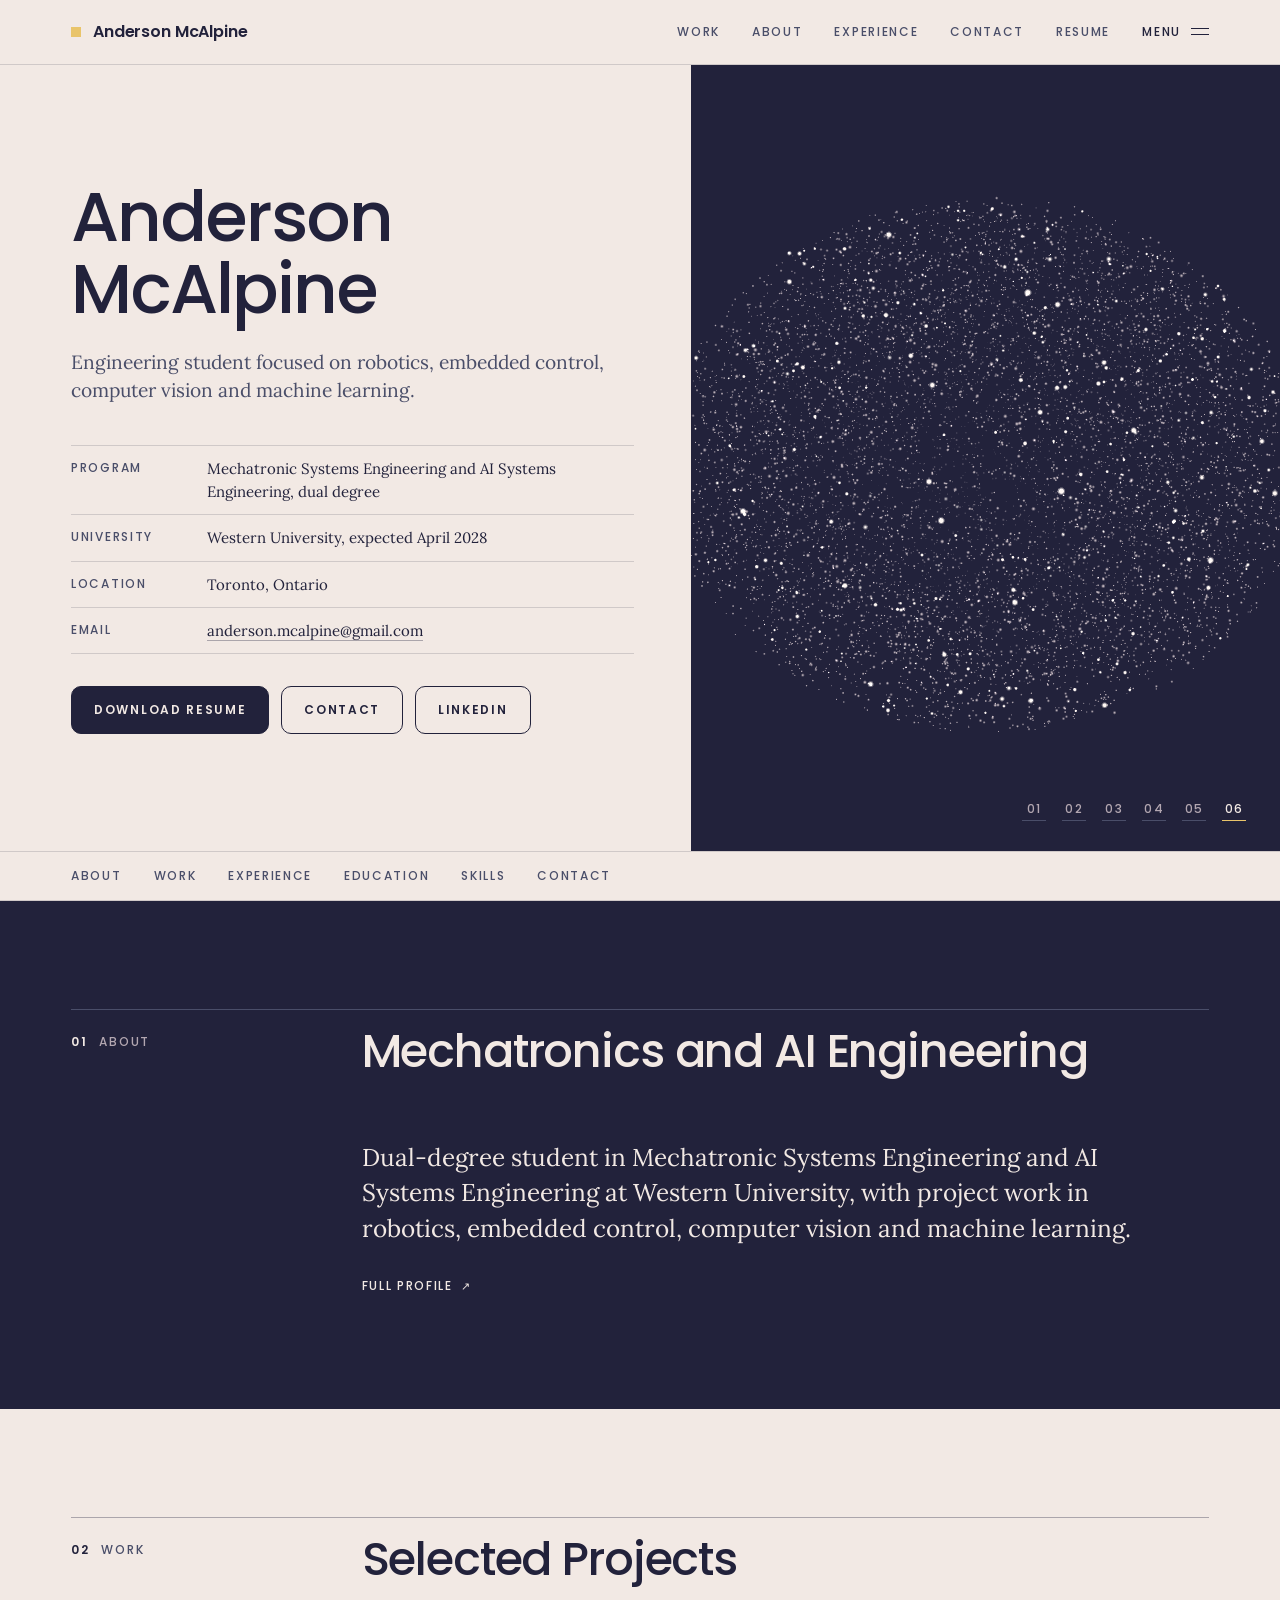
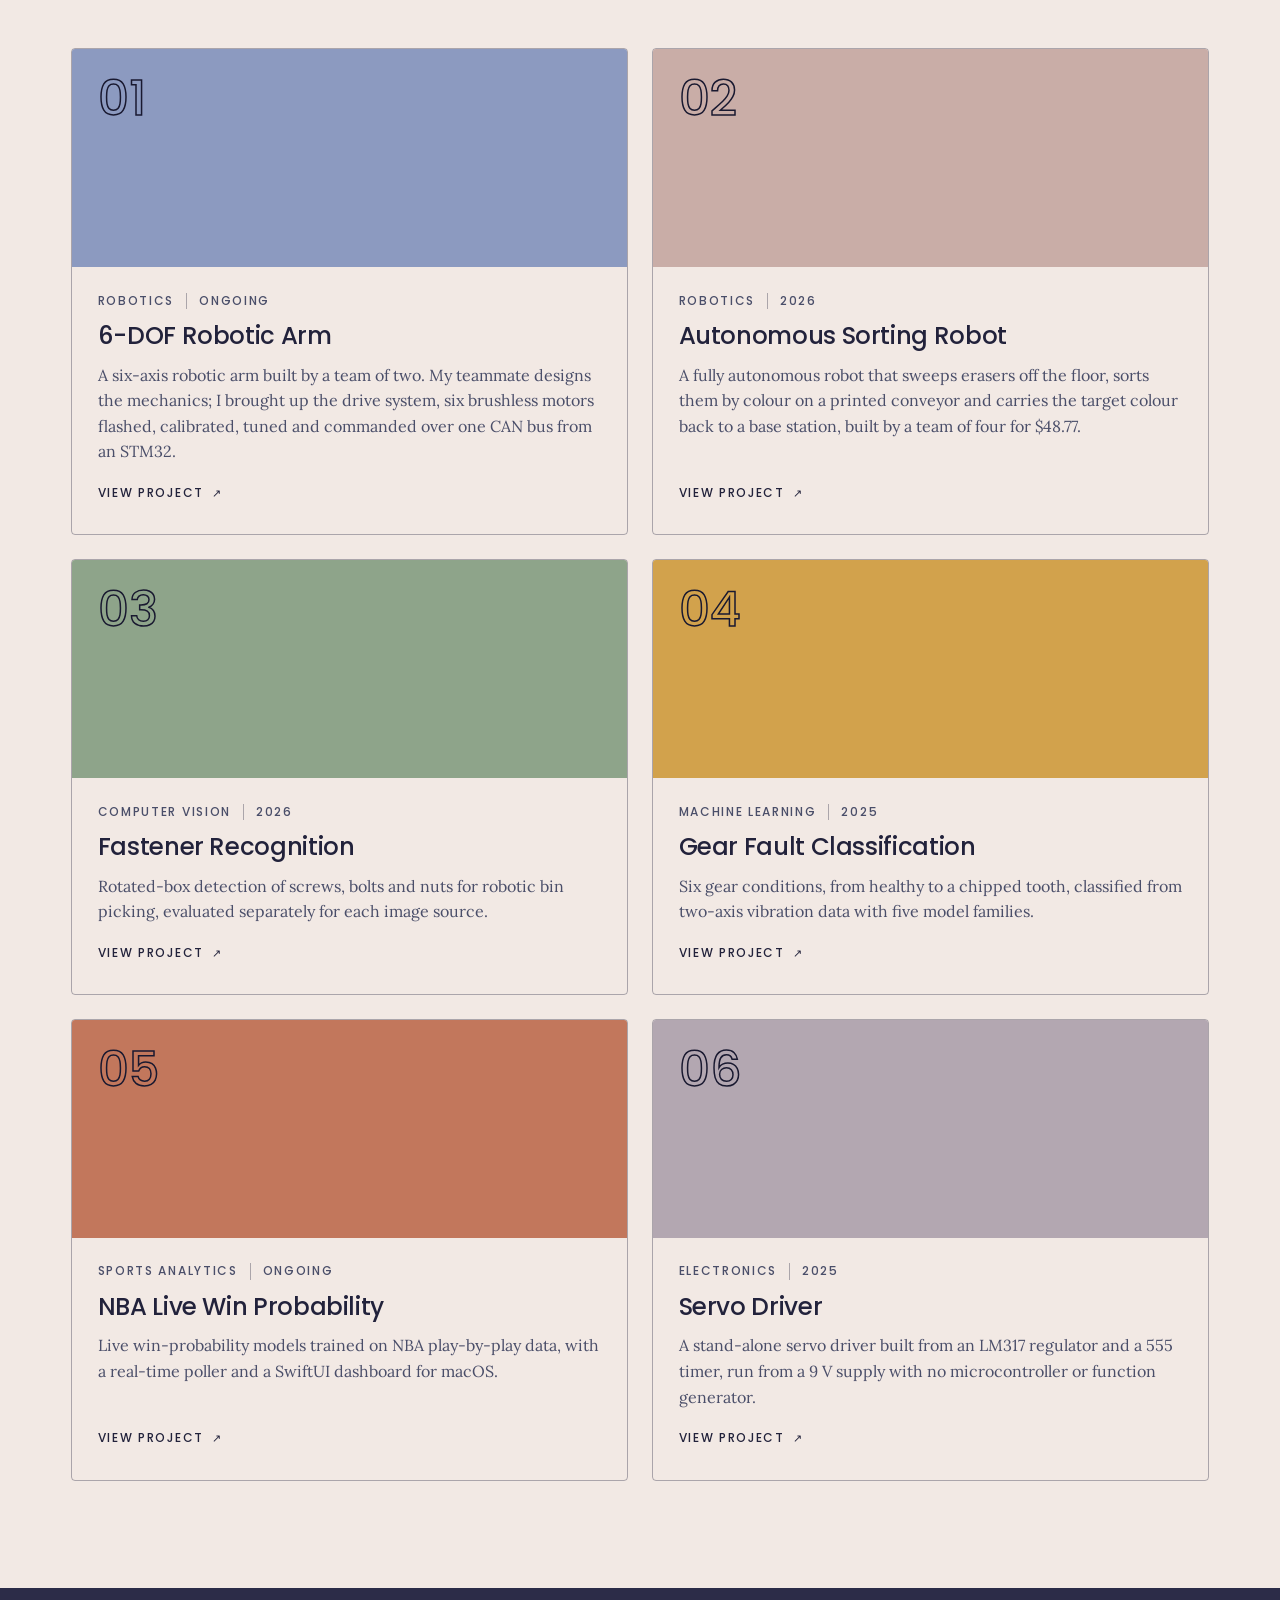
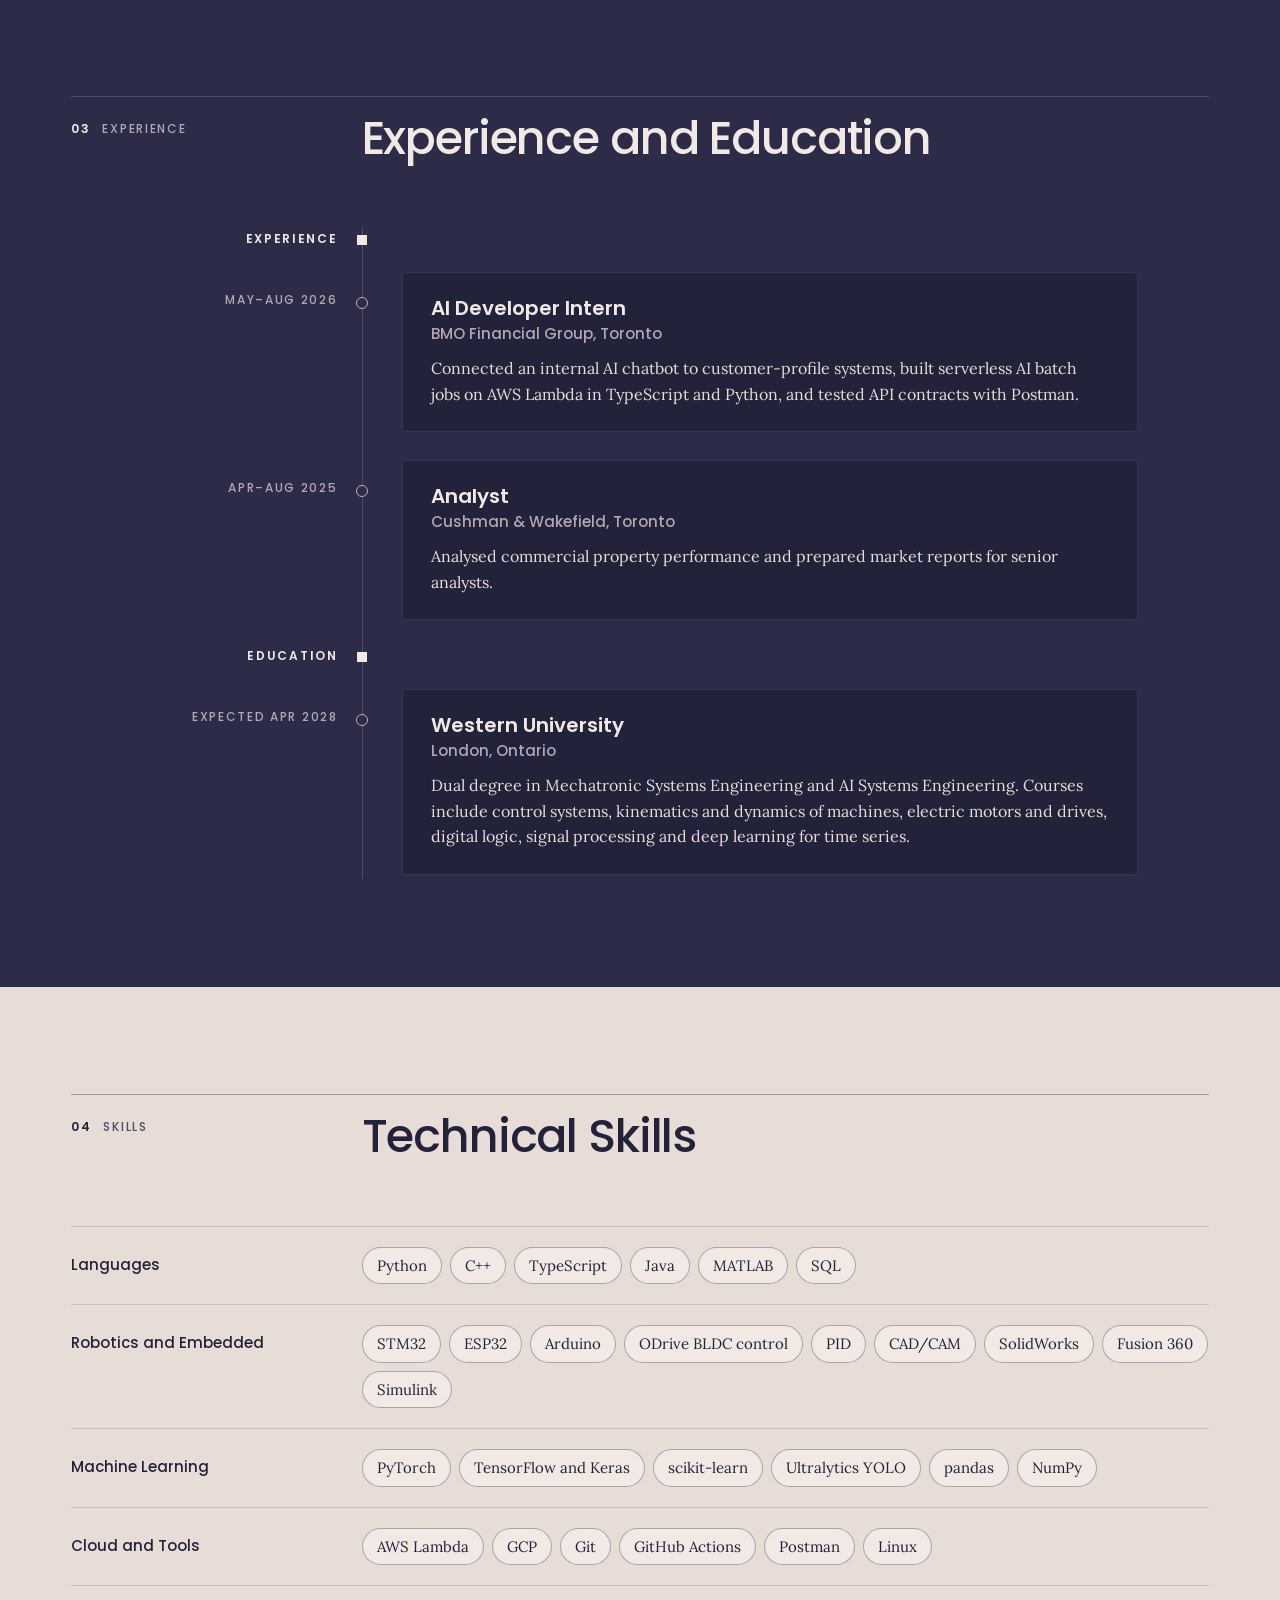
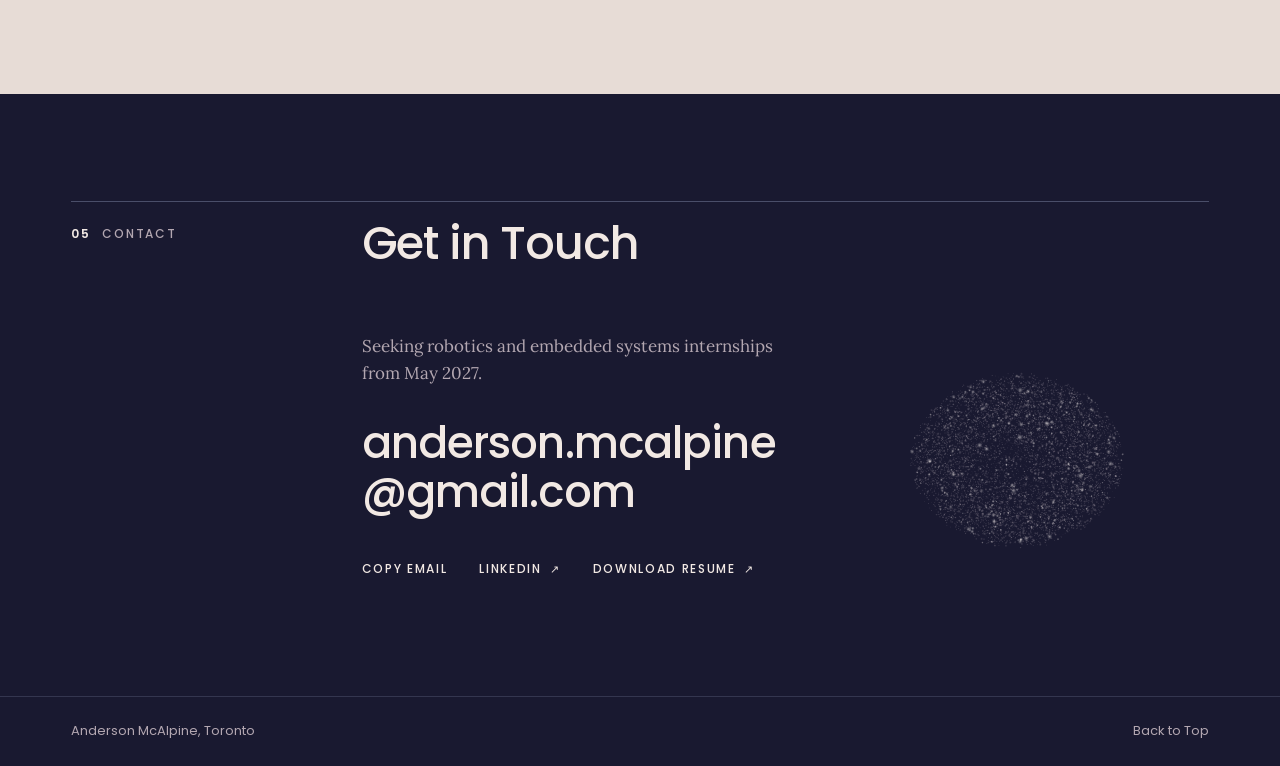
<file: index.html>
<!doctype html>
<html lang="en" class="home light">
<head>
<!-- Built from content/ by build.py. Edit the content, then run python3 build.py. -->
<meta charset="utf-8">
<meta name="viewport" content="width=device-width, initial-scale=1">
<script>document.documentElement.classList.add('js')</script>
<title>Anderson McAlpine | Robotics and AI Engineering</title>
<meta name="description" content="Anderson McAlpine, mechatronics and AI engineering student at Western University: robotics, embedded control, computer vision and machine learning projects.">
<meta name="theme-color" content="#22223B">
<link rel="canonical" href="https://andersonmcalpine.com/">
<link rel="icon" href="assets/favicon.svg" type="image/svg+xml">
<link rel="icon" href="assets/favicon-32.png" sizes="32x32" type="image/png">
<link rel="apple-touch-icon" href="assets/apple-touch-icon.png">
<meta property="og:type" content="website">
<meta property="og:site_name" content="Anderson McAlpine">
<meta property="og:title" content="Anderson McAlpine | Robotics and AI Engineering">
<meta property="og:description" content="Anderson McAlpine, mechatronics and AI engineering student at Western University: robotics, embedded control, computer vision and machine learning projects.">
<meta property="og:url" content="https://andersonmcalpine.com/">
<meta property="og:image" content="https://andersonmcalpine.com/images/og/home.png">
<meta property="og:image:width" content="1200">
<meta property="og:image:height" content="630">
<meta name="twitter:card" content="summary_large_image">
<link rel="preconnect" href="https://fonts.googleapis.com">
<link rel="preconnect" href="https://fonts.gstatic.com" crossorigin>
<link rel="stylesheet" href="https://fonts.googleapis.com/css2?family=Lora:ital,wght@0,400;0,500;1,400&family=Poppins:wght@400;500;600;700&display=swap">
<link rel="stylesheet" href="assets/site.css?v=5e7a7c92">
<link rel="stylesheet" href="assets/nav.css?v=917d57b8">
<link rel="stylesheet" href="assets/pages.css?v=75e72bad">
<link rel="stylesheet" href="assets/home.css?v=1b951df9">
<script src="assets/cloud.js?v=2937656a" defer></script>
<script src="assets/site.js?v=a3ec5726" defer></script>
<script src="assets/nav.js?v=1912d596" defer></script>
<script type="application/json" id="site-data">{"projects": [{"id": "arm", "title": "6-DOF Robotic Arm", "num": "01"}, {"id": "sorter", "title": "Autonomous Sorting Robot", "num": "02"}, {"id": "fastener", "title": "Fastener Recognition", "num": "03"}, {"id": "gear", "title": "Gear Fault Classification", "num": "04"}, {"id": "nba", "title": "NBA Live Win Probability", "num": "05"}, {"id": "servo", "title": "Servo Driver", "num": "06"}], "sections": [{"id": "top", "label": "Home"}, {"id": "work", "label": "Work"}, {"id": "about", "label": "About", "page": "about.html"}, {"id": "experience", "label": "Experience and Education"}, {"id": "skills", "label": "Skills"}, {"id": "contact", "label": "Contact"}, {"id": "resume", "label": "Resume", "page": "resume.html"}], "email": "anderson.mcalpine@gmail.com", "linkedin": "https://www.linkedin.com/in/anderson-mcalpine-620898380", "resume": "resume.pdf", "curve": [[0.0, 0.253], [0.006, 0.253], [0.013, 0.268], [0.019, 0.269], [0.025, 0.3], [0.031, 0.272], [0.037, 0.272], [0.044, 0.273], [0.05, 0.275], [0.056, 0.261], [0.062, 0.276], [0.069, 0.308], [0.075, 0.31], [0.081, 0.362], [0.087, 0.329], [0.094, 0.384], [0.1, 0.384], [0.106, 0.384], [0.113, 0.408], [0.119, 0.409], [0.125, 0.39], [0.131, 0.412], [0.138, 0.434], [0.144, 0.458], [0.15, 0.456], [0.156, 0.46], [0.163, 0.46], [0.169, 0.423], [0.175, 0.449], [0.181, 0.446], [0.188, 0.473], [0.194, 0.492], [0.2, 0.458], [0.206, 0.504], [0.212, 0.5], [0.219, 0.467], [0.225, 0.504], [0.231, 0.507], [0.237, 0.516], [0.244, 0.533], [0.25, 0.532], [0.256, 0.511], [0.263, 0.476], [0.269, 0.469], [0.275, 0.48], [0.281, 0.529], [0.287, 0.522], [0.294, 0.558], [0.3, 0.608], [0.306, 0.579], [0.312, 0.57], [0.319, 0.609], [0.325, 0.576], [0.331, 0.614], [0.338, 0.628], [0.344, 0.676], [0.35, 0.721], [0.356, 0.753], [0.362, 0.765], [0.369, 0.794], [0.375, 0.798], [0.381, 0.824], [0.388, 0.828], [0.394, 0.851], [0.4, 0.862], [0.406, 0.886], [0.412, 0.855], [0.419, 0.855], [0.425, 0.877], [0.431, 0.888], [0.438, 0.91], [0.444, 0.912], [0.45, 0.897], [0.456, 0.902], [0.463, 0.904], [0.469, 0.904], [0.475, 0.897], [0.481, 0.89], [0.487, 0.877], [0.494, 0.868], [0.5, 0.905], [0.506, 0.888], [0.512, 0.888], [0.519, 0.894], [0.525, 0.917], [0.531, 0.907], [0.537, 0.889], [0.544, 0.905], [0.55, 0.893], [0.556, 0.886], [0.562, 0.912], [0.569, 0.926], [0.575, 0.908], [0.581, 0.92], [0.588, 0.914], [0.594, 0.904], [0.6, 0.919], [0.606, 0.921], [0.613, 0.888], [0.619, 0.877], [0.625, 0.895], [0.631, 0.881], [0.637, 0.852], [0.644, 0.838], [0.65, 0.787], [0.656, 0.803], [0.662, 0.803], [0.669, 0.786], [0.675, 0.731], [0.681, 0.796], [0.688, 0.824], [0.694, 0.828], [0.7, 0.753], [0.706, 0.753], [0.713, 0.807], [0.719, 0.869], [0.725, 0.827], [0.731, 0.811], [0.738, 0.817], [0.744, 0.814], [0.75, 0.722], [0.756, 0.697], [0.762, 0.718], [0.769, 0.707], [0.775, 0.74], [0.781, 0.79], [0.787, 0.751], [0.794, 0.73], [0.8, 0.679], [0.806, 0.69], [0.812, 0.69], [0.819, 0.667], [0.825, 0.553], [0.831, 0.52], [0.838, 0.386], [0.844, 0.353], [0.85, 0.472], [0.856, 0.6], [0.863, 0.606], [0.869, 0.73], [0.875, 0.655], [0.881, 0.63], [0.887, 0.499], [0.894, 0.499], [0.9, 0.584], [0.906, 0.584], [0.912, 0.632], [0.919, 0.644], [0.925, 0.644], [0.931, 0.665], [0.938, 0.642], [0.944, 0.642], [0.95, 0.406], [0.956, 0.372], [0.963, 0.408], [0.969, 0.374], [0.975, 0.295], [0.981, 0.116], [0.988, 0.1], [0.994, 0.022], [1.0, 0.005]]}</script>
<script type="application/ld+json">{"@context": "https://schema.org", "@type": "Person", "name": "Anderson McAlpine", "url": "https://andersonmcalpine.com/", "email": "mailto:anderson.mcalpine@gmail.com", "description": "Mechatronic Systems and AI Systems Engineering student at Western University, based in Toronto. Seeking robotics and embedded systems internships from May 2027.", "address": {"@type": "PostalAddress", "addressLocality": "Toronto", "addressRegion": "ON", "addressCountry": "CA"}, "alumniOf": [{"@type": "CollegeOrUniversity", "name": "Western University"}], "knowsAbout": ["Python", "C++", "TypeScript", "Java", "MATLAB", "SQL", "STM32", "ESP32", "Arduino", "ODrive BLDC control", "PID", "CAD/CAM", "SolidWorks", "Fusion 360", "Simulink", "PyTorch", "TensorFlow/Keras", "scikit-learn", "Ultralytics YOLO", "pandas", "NumPy", "AWS (Lambda)", "GCP", "Git", "GitHub Actions", "Postman", "Linux"], "sameAs": ["https://www.linkedin.com/in/anderson-mcalpine-620898380"]}</script>
</head>
<body>
<svg class="sprite" aria-hidden="true" focusable="false"><filter id="duo" color-interpolation-filters="sRGB"><feColorMatrix type="saturate" values="0"/><feComponentTransfer><feFuncR type="table" tableValues="0.133 0.949"/><feFuncG type="table" tableValues="0.133 0.914"/><feFuncB type="table" tableValues="0.231 0.894"/></feComponentTransfer></filter></svg>
<a class="skip" href="#main">Skip to Content</a>

<header class="hd">
  <div class="hd-bar">
    <a class="brand" href="index.html" aria-label="Anderson McAlpine, home"><i class="sq" aria-hidden="true"></i><span class="brand-name">Anderson McAlpine</span></a>
    
    <nav class="hd-links" aria-label="Main">
      <a href="#work" data-spy="work">Work</a>
      <a href="about.html">About</a>
      <a href="#experience" data-spy="experience">Experience</a>
      <a href="#contact" data-spy="contact">Contact</a>
      <a href="resume.html">Resume</a>
    </nav>
    <button class="menu-btn" type="button" aria-expanded="false" aria-controls="menu">Menu</button>
  </div>
</header>

<main id="main">
  <section class="hero" id="top" aria-labelledby="hero-h">
    <div class="hero-text">
      <h1 id="hero-h"><span>Anderson</span> <span>McAlpine</span></h1>
      <p class="hero-role">Engineering student focused on robotics, embedded control, computer vision and machine learning.</p>
      <dl class="facts">
        <div><dt>Program</dt><dd>Mechatronic Systems Engineering and AI Systems Engineering, dual degree</dd></div>
        <div><dt>University</dt><dd>Western University, expected April 2028</dd></div>
        <div><dt>Location</dt><dd>Toronto, Ontario</dd></div>
        <div><dt>Email</dt><dd><a href="mailto:anderson.mcalpine@gmail.com">anderson.mcalpine@gmail.com</a></dd></div>
      </dl>
      <div class="actions">
        <a class="btn" href="resume.pdf" download>Download Resume</a>
        <a class="btn alt" href="#contact">Contact</a>
        <a class="btn alt" href="https://www.linkedin.com/in/anderson-mcalpine-620898380">LinkedIn</a>
      </div>
    </div>
    <div class="field dark cycle" data-shape="arm" data-cycle="[{&quot;shape&quot;: &quot;arm&quot;, &quot;href&quot;: &quot;work/arm.html&quot;, &quot;num&quot;: &quot;01&quot;, &quot;title&quot;: &quot;6-DOF Robotic Arm&quot;}, {&quot;shape&quot;: &quot;sorter&quot;, &quot;href&quot;: &quot;work/sorter.html&quot;, &quot;num&quot;: &quot;02&quot;, &quot;title&quot;: &quot;Autonomous Sorting Robot&quot;}, {&quot;shape&quot;: &quot;bolt&quot;, &quot;href&quot;: &quot;work/fastener.html&quot;, &quot;num&quot;: &quot;03&quot;, &quot;title&quot;: &quot;Fastener Recognition&quot;}, {&quot;shape&quot;: &quot;gear&quot;, &quot;href&quot;: &quot;work/gear.html&quot;, &quot;num&quot;: &quot;04&quot;, &quot;title&quot;: &quot;Gear Fault Classification&quot;}, {&quot;shape&quot;: &quot;dashboard&quot;, &quot;href&quot;: &quot;work/nba.html&quot;, &quot;num&quot;: &quot;05&quot;, &quot;title&quot;: &quot;NBA Live Win Probability&quot;}, {&quot;shape&quot;: &quot;servo&quot;, &quot;href&quot;: &quot;work/servo.html&quot;, &quot;num&quot;: &quot;06&quot;, &quot;title&quot;: &quot;Servo Driver&quot;}]">
      <canvas class="field-cloud" aria-hidden="true" data-parallax="0.25"></canvas>
      <a class="field-link" href="work/arm.html"><span class="field-cap"><span class="n">01</span><span class="u">6-DOF Robotic Arm</span> <span class="ar" aria-hidden="true">↗</span></span></a>
      <div class="cy" role="group" aria-label="Projects"><button class="cy-n" type="button" aria-label="01, 6-DOF Robotic Arm" aria-pressed="true">01</button><button class="cy-n" type="button" aria-label="02, Autonomous Sorting Robot" aria-pressed="false">02</button><button class="cy-n" type="button" aria-label="03, Fastener Recognition" aria-pressed="false">03</button><button class="cy-n" type="button" aria-label="04, Gear Fault Classification" aria-pressed="false">04</button><button class="cy-n" type="button" aria-label="05, NBA Live Win Probability" aria-pressed="false">05</button><button class="cy-n" type="button" aria-label="06, Servo Driver" aria-pressed="false">06</button></div>
    </div>
  </section>

  <nav class="bar" aria-label="Sections">
    <div class="bar-in">
      <div class="bar-list">
        <a href="#about">About</a>
        <a href="#work">Work</a>
        <a href="#experience">Experience</a>
        <a href="#education">Education</a>
        <a href="#skills">Skills</a>
        <a href="#contact">Contact</a>
        <span class="bar-ind" aria-hidden="true"></span>
      </div>
    </div>
  </nav>

  <section class="band dark" id="about" aria-labelledby="about-h">
    <header class="band-hd cols">
      <p class="eyebrow"><span class="n">01</span>About</p>
      <h2 id="about-h">Mechatronics and AI Engineering</h2>
    </header>
    <div class="cols about reveal">
      <div class="about-main">
        <p class="lead">Dual-degree student in Mechatronic Systems Engineering and AI Systems Engineering at Western University, with project work in robotics, embedded control, computer vision and machine learning.</p>
        <a class="link" href="about.html"><span class="u">Full Profile</span> <span class="ar" aria-hidden="true">↗</span></a>
      </div>
    </div>
  </section>

  <section class="band light" id="work" aria-labelledby="work-h">
    <header class="band-hd cols">
      <p class="eyebrow"><span class="n">02</span>Work</p>
      <h2 id="work-h">Selected Projects</h2>
    </header>
    <div class="cards">
      <article class="card theme-dusk reveal" aria-labelledby="c-arm">
        <div class="card-panel">
          <span class="num-o" aria-hidden="true">01</span>
        </div>
        <div class="card-body">
          <p class="card-meta"><span>Robotics</span><span>Ongoing</span></p>
          <h3 id="c-arm" style="view-transition-name: t-arm">6-DOF Robotic Arm</h3>
          <p class="card-sum">A six-axis robotic arm built by a team of two. My teammate designs the mechanics; I brought up the drive system, six brushless motors flashed, calibrated, tuned and commanded over one CAN bus from an STM32.</p>
          <a class="link stretch" href="work/arm.html" aria-label="View Project: 6-DOF Robotic Arm"><span class="u">View Project</span> <span class="ar" aria-hidden="true">↗</span></a>
        </div>
      </article>
      <article class="card theme-rose reveal" aria-labelledby="c-sorter">
        <div class="card-panel">
          <span class="num-o" aria-hidden="true">02</span>
        </div>
        <div class="card-body">
          <p class="card-meta"><span>Robotics</span><span>2026</span></p>
          <h3 id="c-sorter" style="view-transition-name: t-sorter">Autonomous Sorting Robot</h3>
          <p class="card-sum">A fully autonomous robot that sweeps erasers off the floor, sorts them by colour on a printed conveyor and carries the target colour back to a base station, built by a team of four for $48.77.</p>
          <a class="link stretch" href="work/sorter.html" aria-label="View Project: Autonomous Sorting Robot"><span class="u">View Project</span> <span class="ar" aria-hidden="true">↗</span></a>
        </div>
      </article>
      <article class="card theme-sage reveal" aria-labelledby="c-fastener">
        <div class="card-panel">
          <span class="num-o" aria-hidden="true">03</span>
        </div>
        <div class="card-body">
          <p class="card-meta"><span>Computer vision</span><span>2026</span></p>
          <h3 id="c-fastener" style="view-transition-name: t-fastener">Fastener Recognition</h3>
          <p class="card-sum">Rotated-box detection of screws, bolts and nuts for robotic bin picking, evaluated separately for each image source.</p>
          <a class="link stretch" href="work/fastener.html" aria-label="View Project: Fastener Recognition"><span class="u">View Project</span> <span class="ar" aria-hidden="true">↗</span></a>
        </div>
      </article>
      <article class="card theme-ochre reveal" aria-labelledby="c-gear">
        <div class="card-panel">
          <span class="num-o" aria-hidden="true">04</span>
        </div>
        <div class="card-body">
          <p class="card-meta"><span>Machine learning</span><span>2025</span></p>
          <h3 id="c-gear" style="view-transition-name: t-gear">Gear Fault Classification</h3>
          <p class="card-sum">Six gear conditions, from healthy to a chipped tooth, classified from two-axis vibration data with five model families.</p>
          <a class="link stretch" href="work/gear.html" aria-label="View Project: Gear Fault Classification"><span class="u">View Project</span> <span class="ar" aria-hidden="true">↗</span></a>
        </div>
      </article>
      <article class="card theme-clay reveal" aria-labelledby="c-nba">
        <div class="card-panel">
          <span class="num-o" aria-hidden="true">05</span>
        </div>
        <div class="card-body">
          <p class="card-meta"><span>Sports analytics</span><span>Ongoing</span></p>
          <h3 id="c-nba" style="view-transition-name: t-nba">NBA Live Win Probability</h3>
          <p class="card-sum">Live win-probability models trained on NBA play-by-play data, with a real-time poller and a SwiftUI dashboard for macOS.</p>
          <a class="link stretch" href="work/nba.html" aria-label="View Project: NBA Live Win Probability"><span class="u">View Project</span> <span class="ar" aria-hidden="true">↗</span></a>
        </div>
      </article>
      <article class="card theme-mauve reveal" aria-labelledby="c-servo">
        <div class="card-panel">
          <span class="num-o" aria-hidden="true">06</span>
        </div>
        <div class="card-body">
          <p class="card-meta"><span>Electronics</span><span>2025</span></p>
          <h3 id="c-servo" style="view-transition-name: t-servo">Servo Driver</h3>
          <p class="card-sum">A stand-alone servo driver built from an LM317 regulator and a 555 timer, run from a 9 V supply with no microcontroller or function generator.</p>
          <a class="link stretch" href="work/servo.html" aria-label="View Project: Servo Driver"><span class="u">View Project</span> <span class="ar" aria-hidden="true">↗</span></a>
        </div>
      </article>
    </div>
  </section>

  <section class="band dark deep" id="experience" aria-labelledby="experience-h">
    <header class="band-hd cols">
      <p class="eyebrow"><span class="n">03</span>Experience</p>
      <h2 id="experience-h">Experience and Education</h2>
    </header>
    <div class="tl">
      <span class="tl-fill" aria-hidden="true"></span>
      <h3 class="tl-h"><span>Experience</span></h3>
      <div class="tl-item">
        <p class="tl-date">May–Aug 2026</p>
        <div class="tl-card">
          <h4>AI Developer Intern</h4>
          <p class="tl-org">BMO Financial Group, Toronto</p>
          <p>Connected an internal AI chatbot to customer-profile systems, built serverless AI batch jobs on AWS Lambda in TypeScript and Python, and tested API contracts with Postman.</p>
        </div>
      </div>
      <div class="tl-item">
        <p class="tl-date">Apr–Aug 2025</p>
        <div class="tl-card">
          <h4>Analyst</h4>
          <p class="tl-org">Cushman &amp; Wakefield, Toronto</p>
          <p>Analysed commercial property performance and prepared market reports for senior analysts.</p>
        </div>
      </div>
      <h3 class="tl-h" id="education"><span>Education</span></h3>
      <div class="tl-item">
        <p class="tl-date">Expected Apr 2028</p>
        <div class="tl-card">
          <h4>Western University</h4>
          <p class="tl-org">London, Ontario</p>
          <p>Dual degree in Mechatronic Systems Engineering and AI Systems Engineering. Courses include control systems, kinematics and dynamics of machines, electric motors and drives, digital logic, signal processing and deep learning for time series.</p>
        </div>
      </div>
    </div>
  </section>

  <section class="band light soft" id="skills" aria-labelledby="skills-h">
    <header class="band-hd cols">
      <p class="eyebrow"><span class="n">04</span>Skills</p>
      <h2 id="skills-h">Technical Skills</h2>
    </header>
    <div class="sk-list">
      <div class="sk cols">
        <h3>Languages</h3>
        <ul class="tags"><li>Python</li><li>C++</li><li>TypeScript</li><li>Java</li><li>MATLAB</li><li>SQL</li></ul>
      </div>
      <div class="sk cols">
        <h3>Robotics and Embedded</h3>
        <ul class="tags"><li>STM32</li><li>ESP32</li><li>Arduino</li><li>ODrive BLDC control</li><li>PID</li><li>CAD/CAM</li><li>SolidWorks</li><li>Fusion 360</li><li>Simulink</li></ul>
      </div>
      <div class="sk cols">
        <h3>Machine Learning</h3>
        <ul class="tags"><li>PyTorch</li><li>TensorFlow and Keras</li><li>scikit-learn</li><li>Ultralytics YOLO</li><li>pandas</li><li>NumPy</li></ul>
      </div>
      <div class="sk cols">
        <h3>Cloud and Tools</h3>
        <ul class="tags"><li>AWS Lambda</li><li>GCP</li><li>Git</li><li>GitHub Actions</li><li>Postman</li><li>Linux</li></ul>
      </div>
    </div>
  </section>

  <section class="band dark night" id="contact" aria-labelledby="contact-h">
    <header class="band-hd cols">
      <p class="eyebrow"><span class="n">05</span>Contact</p>
      <h2 id="contact-h">Get in Touch</h2>
    </header>
    <div class="cols">
      <div class="reach">
        <div class="reach-text">
          <p class="reach-note">Seeking robotics and embedded systems internships from May 2027.</p>
          <a class="email link" href="mailto:anderson.mcalpine@gmail.com"><span class="u">anderson.mcalpine<wbr>@gmail.com</span></a>
          <div class="links">
            <button class="link" type="button" data-copy="anderson.mcalpine@gmail.com" aria-live="polite"><span class="u">Copy Email</span></button>
            <a class="link" href="https://www.linkedin.com/in/anderson-mcalpine-620898380"><span class="u">LinkedIn</span> <span class="ar" aria-hidden="true">↗</span></a>
            <a class="link" href="resume.pdf" download><span class="u">Download Resume</span> <span class="ar" aria-hidden="true">↗</span></a>
          </div>
        </div>
        <div class="field hello" data-shape="text:Hello">
          <p class="field-word" aria-hidden="true">Hello</p>
          <canvas class="field-cloud" aria-hidden="true"></canvas>
        </div>
      </div>
    </div>
  </section>
</main>

<footer class="ft">
  <div class="wrap ft-row">
    <span>Anderson McAlpine, Toronto</span>
    <a href="#top">Back to Top</a>
  </div>
</footer>
</body>
</html>
</file>
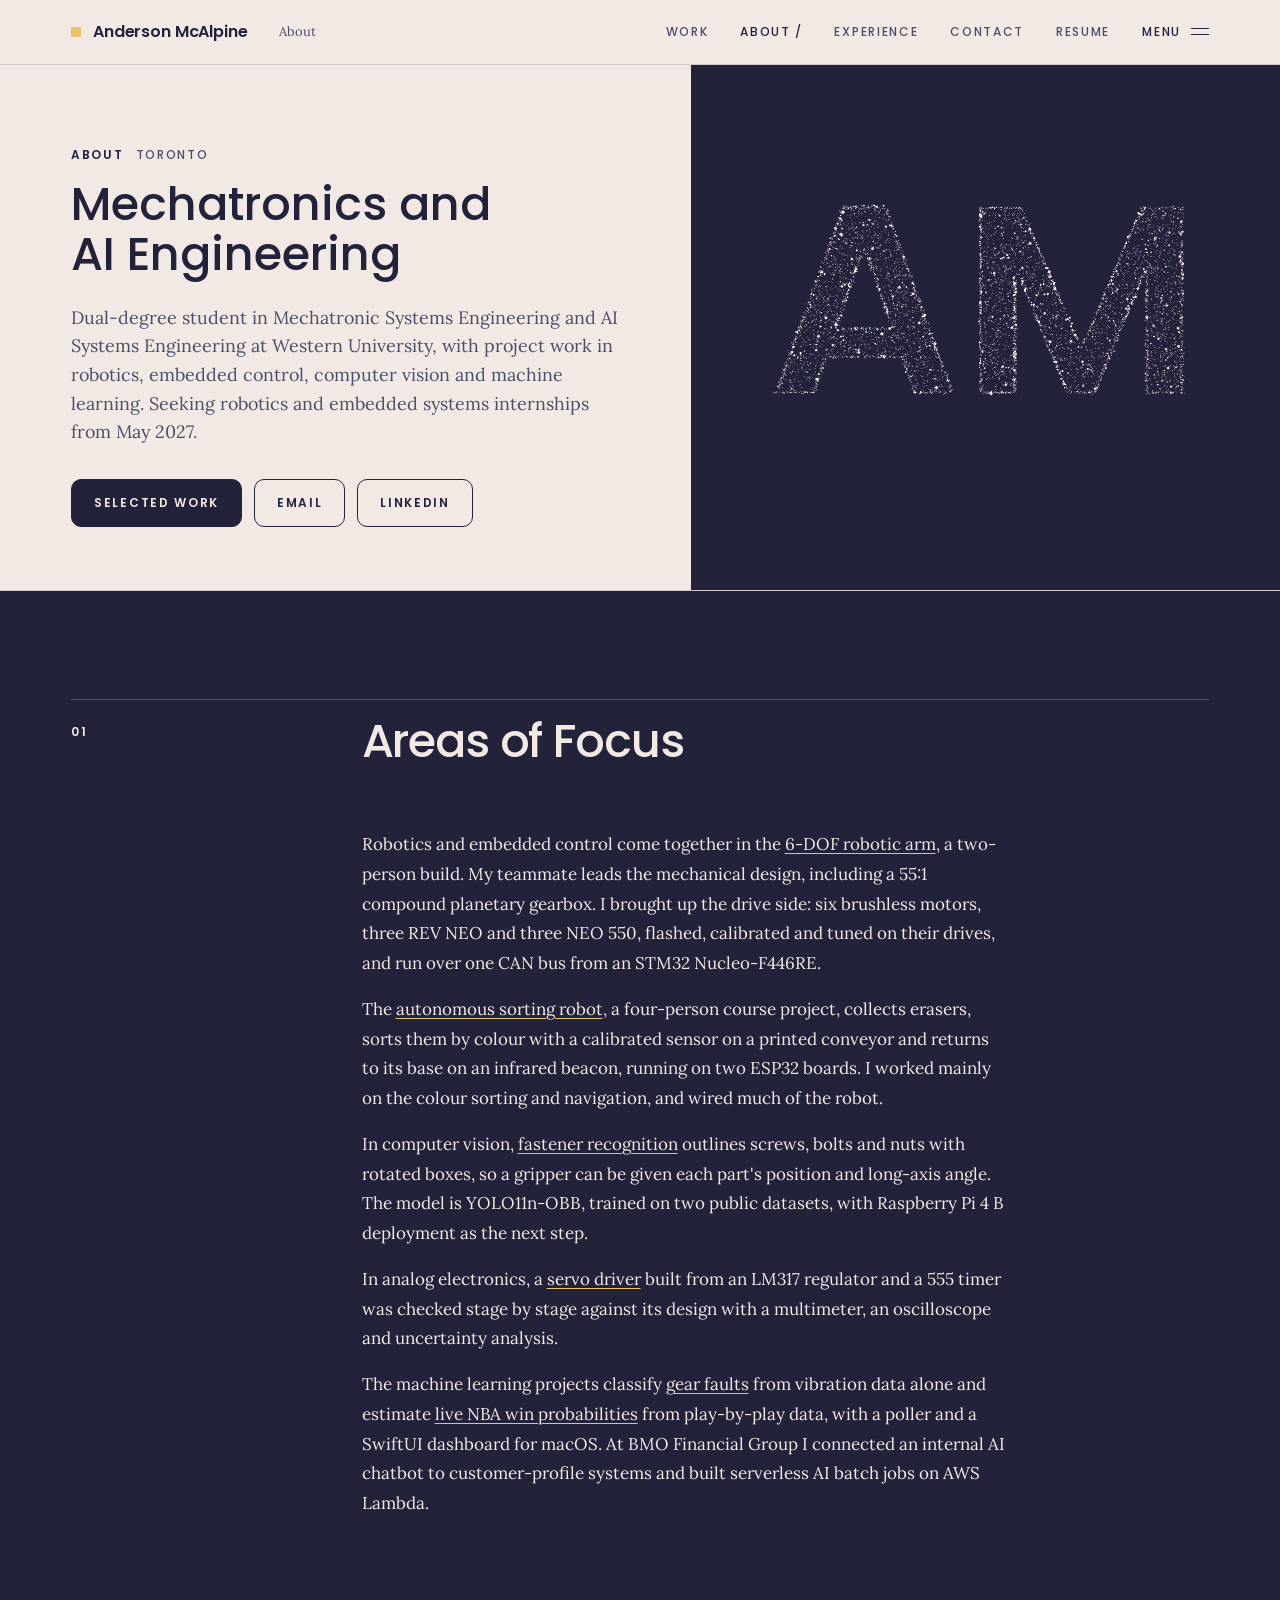
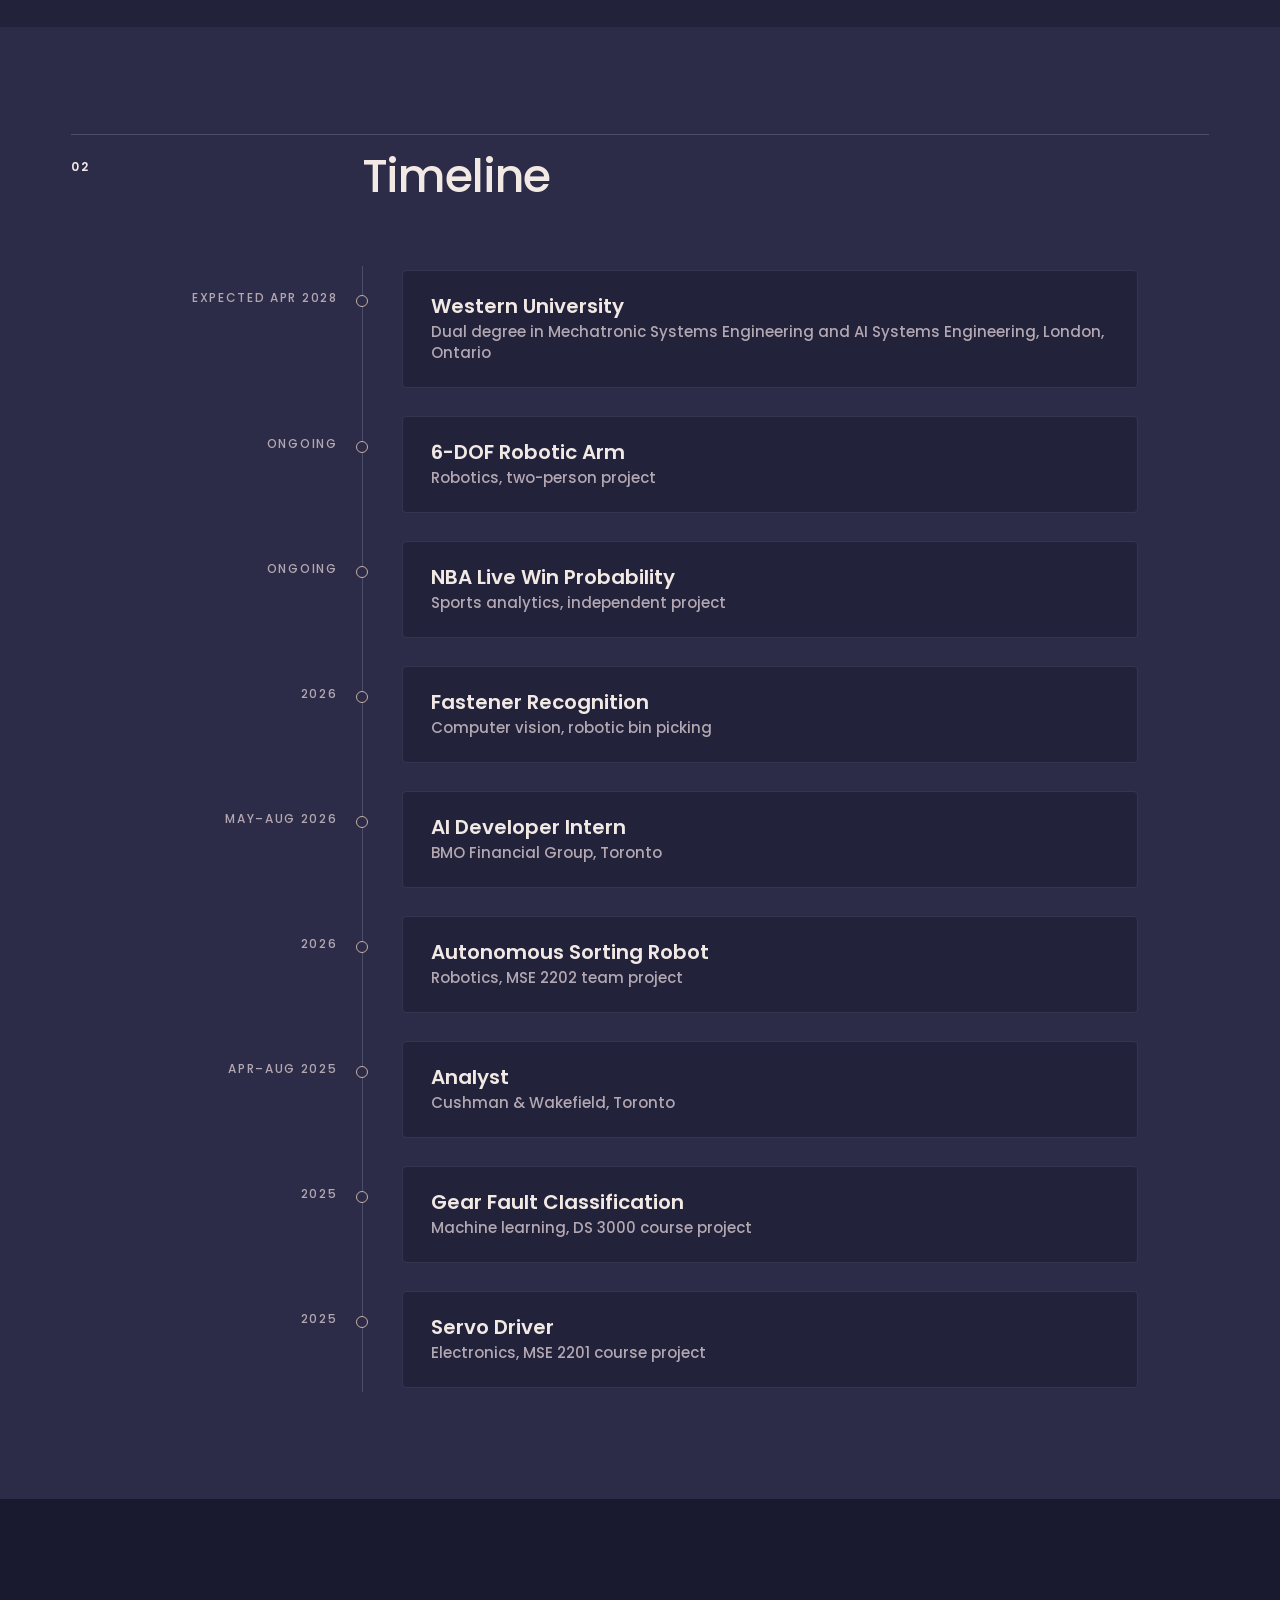
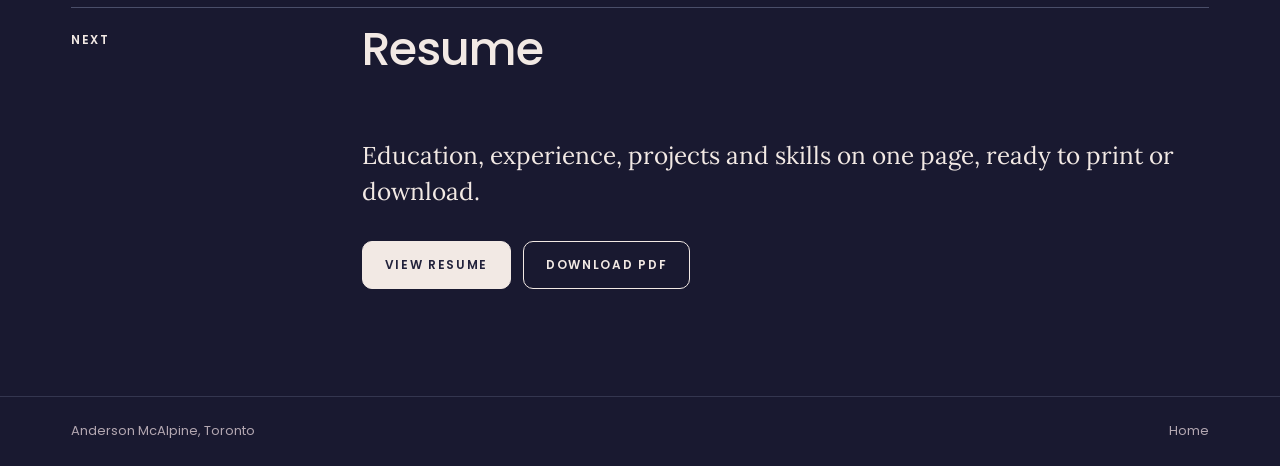
<file: about.html>
<!doctype html>
<html lang="en" class="light">
<head>
<!-- Built from content/ by build.py. Edit the content, then run python3 build.py. -->
<meta charset="utf-8">
<meta name="viewport" content="width=device-width, initial-scale=1">
<script>document.documentElement.classList.add('js')</script>
<title>About | Anderson McAlpine</title>
<meta name="description" content="Dual-degree student in Mechatronic Systems Engineering and AI Systems Engineering at Western University, with project work in robotics, embedded control, computer vision and machine learning. Seeking robotics and embedded systems internships from May 2027.">
<meta name="theme-color" content="#22223B">
<link rel="canonical" href="https://andersonmcalpine.com/about.html">
<link rel="icon" href="assets/favicon.svg" type="image/svg+xml">
<link rel="icon" href="assets/favicon-32.png" sizes="32x32" type="image/png">
<link rel="apple-touch-icon" href="assets/apple-touch-icon.png">
<meta property="og:type" content="website">
<meta property="og:site_name" content="Anderson McAlpine">
<meta property="og:title" content="About | Anderson McAlpine">
<meta property="og:description" content="Dual-degree student in Mechatronic Systems Engineering and AI Systems Engineering at Western University, with project work in robotics, embedded control, computer vision and machine learning. Seeking robotics and embedded systems internships from May 2027.">
<meta property="og:url" content="https://andersonmcalpine.com/about.html">
<meta property="og:image" content="https://andersonmcalpine.com/images/og/about.png">
<meta property="og:image:width" content="1200">
<meta property="og:image:height" content="630">
<meta name="twitter:card" content="summary_large_image">
<link rel="preconnect" href="https://fonts.googleapis.com">
<link rel="preconnect" href="https://fonts.gstatic.com" crossorigin>
<link rel="stylesheet" href="https://fonts.googleapis.com/css2?family=Lora:ital,wght@0,400;0,500;1,400&family=Poppins:wght@400;500;600;700&display=swap">
<link rel="stylesheet" href="assets/site.css?v=5e7a7c92">
<link rel="stylesheet" href="assets/nav.css?v=917d57b8">
<link rel="stylesheet" href="assets/pages.css?v=75e72bad">
<script src="assets/cloud.js?v=2937656a" defer></script>
<script src="assets/site.js?v=a3ec5726" defer></script>
<script src="assets/nav.js?v=1912d596" defer></script>
<script type="application/json" id="site-data">{"projects": [{"id": "arm", "title": "6-DOF Robotic Arm", "num": "01"}, {"id": "sorter", "title": "Autonomous Sorting Robot", "num": "02"}, {"id": "fastener", "title": "Fastener Recognition", "num": "03"}, {"id": "gear", "title": "Gear Fault Classification", "num": "04"}, {"id": "nba", "title": "NBA Live Win Probability", "num": "05"}, {"id": "servo", "title": "Servo Driver", "num": "06"}], "sections": [{"id": "top", "label": "Home"}, {"id": "work", "label": "Work"}, {"id": "about", "label": "About", "page": "about.html"}, {"id": "experience", "label": "Experience and Education"}, {"id": "skills", "label": "Skills"}, {"id": "contact", "label": "Contact"}, {"id": "resume", "label": "Resume", "page": "resume.html"}], "email": "anderson.mcalpine@gmail.com", "linkedin": "https://www.linkedin.com/in/anderson-mcalpine-620898380", "resume": "resume.pdf", "curve": [[0.0, 0.253], [0.006, 0.253], [0.013, 0.268], [0.019, 0.269], [0.025, 0.3], [0.031, 0.272], [0.037, 0.272], [0.044, 0.273], [0.05, 0.275], [0.056, 0.261], [0.062, 0.276], [0.069, 0.308], [0.075, 0.31], [0.081, 0.362], [0.087, 0.329], [0.094, 0.384], [0.1, 0.384], [0.106, 0.384], [0.113, 0.408], [0.119, 0.409], [0.125, 0.39], [0.131, 0.412], [0.138, 0.434], [0.144, 0.458], [0.15, 0.456], [0.156, 0.46], [0.163, 0.46], [0.169, 0.423], [0.175, 0.449], [0.181, 0.446], [0.188, 0.473], [0.194, 0.492], [0.2, 0.458], [0.206, 0.504], [0.212, 0.5], [0.219, 0.467], [0.225, 0.504], [0.231, 0.507], [0.237, 0.516], [0.244, 0.533], [0.25, 0.532], [0.256, 0.511], [0.263, 0.476], [0.269, 0.469], [0.275, 0.48], [0.281, 0.529], [0.287, 0.522], [0.294, 0.558], [0.3, 0.608], [0.306, 0.579], [0.312, 0.57], [0.319, 0.609], [0.325, 0.576], [0.331, 0.614], [0.338, 0.628], [0.344, 0.676], [0.35, 0.721], [0.356, 0.753], [0.362, 0.765], [0.369, 0.794], [0.375, 0.798], [0.381, 0.824], [0.388, 0.828], [0.394, 0.851], [0.4, 0.862], [0.406, 0.886], [0.412, 0.855], [0.419, 0.855], [0.425, 0.877], [0.431, 0.888], [0.438, 0.91], [0.444, 0.912], [0.45, 0.897], [0.456, 0.902], [0.463, 0.904], [0.469, 0.904], [0.475, 0.897], [0.481, 0.89], [0.487, 0.877], [0.494, 0.868], [0.5, 0.905], [0.506, 0.888], [0.512, 0.888], [0.519, 0.894], [0.525, 0.917], [0.531, 0.907], [0.537, 0.889], [0.544, 0.905], [0.55, 0.893], [0.556, 0.886], [0.562, 0.912], [0.569, 0.926], [0.575, 0.908], [0.581, 0.92], [0.588, 0.914], [0.594, 0.904], [0.6, 0.919], [0.606, 0.921], [0.613, 0.888], [0.619, 0.877], [0.625, 0.895], [0.631, 0.881], [0.637, 0.852], [0.644, 0.838], [0.65, 0.787], [0.656, 0.803], [0.662, 0.803], [0.669, 0.786], [0.675, 0.731], [0.681, 0.796], [0.688, 0.824], [0.694, 0.828], [0.7, 0.753], [0.706, 0.753], [0.713, 0.807], [0.719, 0.869], [0.725, 0.827], [0.731, 0.811], [0.738, 0.817], [0.744, 0.814], [0.75, 0.722], [0.756, 0.697], [0.762, 0.718], [0.769, 0.707], [0.775, 0.74], [0.781, 0.79], [0.787, 0.751], [0.794, 0.73], [0.8, 0.679], [0.806, 0.69], [0.812, 0.69], [0.819, 0.667], [0.825, 0.553], [0.831, 0.52], [0.838, 0.386], [0.844, 0.353], [0.85, 0.472], [0.856, 0.6], [0.863, 0.606], [0.869, 0.73], [0.875, 0.655], [0.881, 0.63], [0.887, 0.499], [0.894, 0.499], [0.9, 0.584], [0.906, 0.584], [0.912, 0.632], [0.919, 0.644], [0.925, 0.644], [0.931, 0.665], [0.938, 0.642], [0.944, 0.642], [0.95, 0.406], [0.956, 0.372], [0.963, 0.408], [0.969, 0.374], [0.975, 0.295], [0.981, 0.116], [0.988, 0.1], [0.994, 0.022], [1.0, 0.005]]}</script>
</head>
<body>
<svg class="sprite" aria-hidden="true" focusable="false"><filter id="duo" color-interpolation-filters="sRGB"><feColorMatrix type="saturate" values="0"/><feComponentTransfer><feFuncR type="table" tableValues="0.133 0.949"/><feFuncG type="table" tableValues="0.133 0.914"/><feFuncB type="table" tableValues="0.231 0.894"/></feComponentTransfer></filter></svg>
<a class="skip" href="#main">Skip to Content</a>

<header class="hd">
  <div class="hd-bar">
    <a class="brand" href="index.html" aria-label="Anderson McAlpine, home"><i class="sq" aria-hidden="true"></i><span class="brand-name">Anderson McAlpine</span></a>
    <p class="hd-note note">About</p>
    <nav class="hd-links" aria-label="Main">
      <a href="index.html#work">Work</a>
      <a href="about.html" aria-current="true">About</a>
      <a href="index.html#experience">Experience</a>
      <a href="index.html#contact">Contact</a>
      <a href="resume.html">Resume</a>
    </nav>
    <button class="menu-btn" type="button" aria-expanded="false" aria-controls="menu">Menu</button>
  </div>
</header>

<main id="main">
  <section class="ph" id="top" aria-labelledby="ab-title">
    <div class="ph-text">
      <p class="eyebrow"><span class="n">About</span><span>Toronto</span></p>
      <h1 id="ab-title">Mechatronics and AI Engineering</h1>
      <p class="ph-lede">Dual-degree student in Mechatronic Systems Engineering and AI Systems Engineering at Western University, with project work in robotics, embedded control, computer vision and machine learning. Seeking robotics and embedded systems internships from May 2027.</p>
      <div class="actions">
        <a class="btn" href="index.html#work">Selected Work</a>
        <a class="btn alt" href="mailto:anderson.mcalpine@gmail.com">Email</a>
        <a class="btn alt" href="https://www.linkedin.com/in/anderson-mcalpine-620898380">LinkedIn</a>
      </div>
    </div>
    <div class="field dark" data-shape="text:AM">
      <p class="field-word" aria-hidden="true">AM</p>
      <canvas class="field-cloud" aria-hidden="true" data-parallax="0.25"></canvas>
    </div>
  </section>

  <section class="band dark" id="areas-of-focus" aria-labelledby="areas-of-focus-h">
    <header class="band-hd cols">
      <p class="eyebrow"><span class="n">01</span></p>
      <h2 id="areas-of-focus-h">Areas of Focus</h2>
    </header>
    <div class="band-body cols reveal">
      <div class="col2 prose">
        <p>Robotics and embedded control come together in the <a href="work/arm.html">6-DOF robotic arm</a>, a two-person build. My teammate leads the mechanical design, including a 55:1 compound planetary gearbox. I brought up the drive side: six brushless motors, three REV NEO and three NEO 550, flashed, calibrated and tuned on their drives, and run over one CAN bus from an STM32 Nucleo-F446RE.</p>
        <p>The <a href="work/sorter.html">autonomous sorting robot</a>, a four-person course project, collects erasers, sorts them by colour with a calibrated sensor on a printed conveyor and returns to its base on an infrared beacon, running on two ESP32 boards. I worked mainly on the colour sorting and navigation, and wired much of the robot.</p>
        <p>In computer vision, <a href="work/fastener.html">fastener recognition</a> outlines screws, bolts and nuts with rotated boxes, so a gripper can be given each part&#x27;s position and long-axis angle. The model is YOLO11n-OBB, trained on two public datasets, with Raspberry Pi 4 B deployment as the next step.</p>
        <p>In analog electronics, a <a href="work/servo.html">servo driver</a> built from an LM317 regulator and a 555 timer was checked stage by stage against its design with a multimeter, an oscilloscope and uncertainty analysis.</p>
        <p>The machine learning projects classify <a href="work/gear.html">gear faults</a> from vibration data alone and estimate <a href="work/nba.html">live NBA win probabilities</a> from play-by-play data, with a poller and a SwiftUI dashboard for macOS. At BMO Financial Group I connected an internal AI chatbot to customer-profile systems and built serverless AI batch jobs on AWS Lambda.</p>
      </div>
    </div>
  </section>
  <section class="band dark deep" id="timeline" aria-labelledby="timeline-h">
    <header class="band-hd cols">
      <p class="eyebrow"><span class="n">02</span></p>
      <h2 id="timeline-h">Timeline</h2>
    </header>
    <div class="tl">
      <span class="tl-fill" aria-hidden="true"></span>
      <div class="tl-item">
        <p class="tl-date">Expected Apr 2028</p>
        <div class="tl-card">
          <h3>Western University</h3>
          <p class="tl-org">Dual degree in Mechatronic Systems Engineering and AI Systems Engineering, London, Ontario</p>
        </div>
      </div>
      <div class="tl-item">
        <p class="tl-date">Ongoing</p>
        <div class="tl-card">
          <h3><a href="work/arm.html">6-DOF Robotic Arm</a></h3>
          <p class="tl-org">Robotics, two-person project</p>
        </div>
      </div>
      <div class="tl-item">
        <p class="tl-date">Ongoing</p>
        <div class="tl-card">
          <h3><a href="work/nba.html">NBA Live Win Probability</a></h3>
          <p class="tl-org">Sports analytics, independent project</p>
        </div>
      </div>
      <div class="tl-item">
        <p class="tl-date">2026</p>
        <div class="tl-card">
          <h3><a href="work/fastener.html">Fastener Recognition</a></h3>
          <p class="tl-org">Computer vision, robotic bin picking</p>
        </div>
      </div>
      <div class="tl-item">
        <p class="tl-date">May–Aug 2026</p>
        <div class="tl-card">
          <h3>AI Developer Intern</h3>
          <p class="tl-org">BMO Financial Group, Toronto</p>
        </div>
      </div>
      <div class="tl-item">
        <p class="tl-date">2026</p>
        <div class="tl-card">
          <h3><a href="work/sorter.html">Autonomous Sorting Robot</a></h3>
          <p class="tl-org">Robotics, MSE 2202 team project</p>
        </div>
      </div>
      <div class="tl-item">
        <p class="tl-date">Apr–Aug 2025</p>
        <div class="tl-card">
          <h3>Analyst</h3>
          <p class="tl-org">Cushman &amp; Wakefield, Toronto</p>
        </div>
      </div>
      <div class="tl-item">
        <p class="tl-date">2025</p>
        <div class="tl-card">
          <h3><a href="work/gear.html">Gear Fault Classification</a></h3>
          <p class="tl-org">Machine learning, DS 3000 course project</p>
        </div>
      </div>
      <div class="tl-item">
        <p class="tl-date">2025</p>
        <div class="tl-card">
          <h3><a href="work/servo.html">Servo Driver</a></h3>
          <p class="tl-org">Electronics, MSE 2201 course project</p>
        </div>
      </div>
    </div>
  </section>

  <section class="band dark night" id="next" aria-labelledby="next-h">
    <header class="band-hd cols">
      <p class="eyebrow"><span class="n">Next</span></p>
      <h2 id="next-h">Resume</h2>
    </header>
    <div class="band-body cols reveal">
      <div class="col2">
        <p class="lead">Education, experience, projects and skills on one page, ready to print or download.</p>
        <div class="actions">
          <a class="btn" href="resume.html">View Resume</a>
          <a class="btn alt" href="resume.pdf" download>Download PDF</a>
        </div>
      </div>
    </div>
  </section>
</main>

<footer class="ft">
  <div class="wrap ft-row">
    <span>Anderson McAlpine, Toronto</span>
    <a href="index.html">Home</a>
  </div>
</footer>
</body>
</html>
</file>
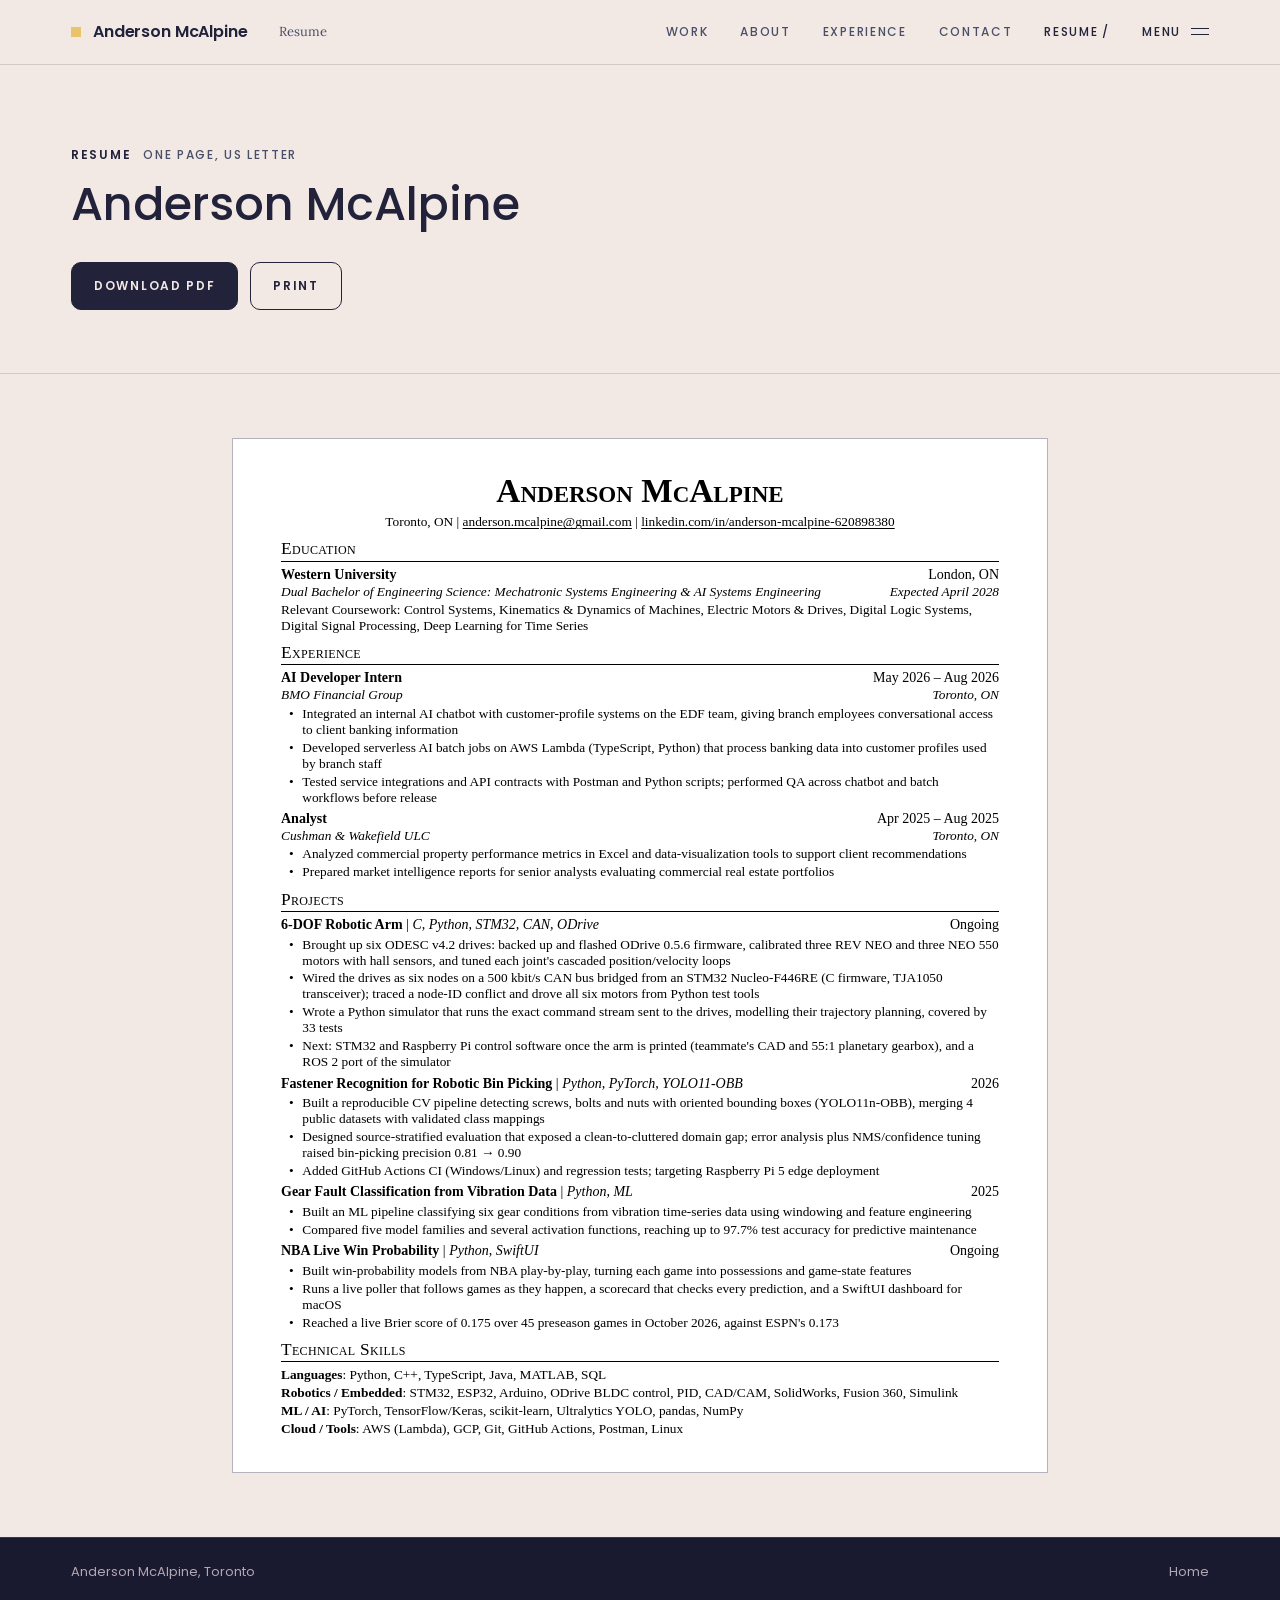
<file: resume.html>
<!doctype html>
<html lang="en" class="light">
<head>
<!-- Built from content/ by build.py. Edit the content, then run python3 build.py. -->
<meta charset="utf-8">
<meta name="viewport" content="width=device-width, initial-scale=1">
<script>document.documentElement.classList.add('js')</script>
<title>Resume | Anderson McAlpine</title>
<meta name="description" content="Anderson McAlpine, mechatronics and AI engineering student at Western University: robotics, embedded control, computer vision and machine learning projects.">
<meta name="theme-color" content="#22223B">
<link rel="canonical" href="https://andersonmcalpine.com/resume.html">
<link rel="icon" href="assets/favicon.svg" type="image/svg+xml">
<link rel="icon" href="assets/favicon-32.png" sizes="32x32" type="image/png">
<link rel="apple-touch-icon" href="assets/apple-touch-icon.png">
<meta property="og:type" content="website">
<meta property="og:site_name" content="Anderson McAlpine">
<meta property="og:title" content="Resume | Anderson McAlpine">
<meta property="og:description" content="Anderson McAlpine, mechatronics and AI engineering student at Western University: robotics, embedded control, computer vision and machine learning projects.">
<meta property="og:url" content="https://andersonmcalpine.com/resume.html">
<meta property="og:image" content="https://andersonmcalpine.com/images/og/resume.png">
<meta property="og:image:width" content="1200">
<meta property="og:image:height" content="630">
<meta name="twitter:card" content="summary_large_image">
<link rel="preconnect" href="https://fonts.googleapis.com">
<link rel="preconnect" href="https://fonts.gstatic.com" crossorigin>
<link rel="stylesheet" href="https://fonts.googleapis.com/css2?family=Lora:ital,wght@0,400;0,500;1,400&family=Poppins:wght@400;500;600;700&display=swap">
<link rel="stylesheet" href="assets/site.css?v=5e7a7c92">
<link rel="stylesheet" href="assets/nav.css?v=917d57b8">
<link rel="stylesheet" href="assets/pages.css?v=75e72bad">
<link rel="stylesheet" href="assets/jake.css?v=97d88b95">
<script src="assets/cloud.js?v=2937656a" defer></script>
<script src="assets/site.js?v=a3ec5726" defer></script>
<script src="assets/nav.js?v=1912d596" defer></script>
<script type="application/json" id="site-data">{"projects": [{"id": "arm", "title": "6-DOF Robotic Arm", "num": "01"}, {"id": "sorter", "title": "Autonomous Sorting Robot", "num": "02"}, {"id": "fastener", "title": "Fastener Recognition", "num": "03"}, {"id": "gear", "title": "Gear Fault Classification", "num": "04"}, {"id": "nba", "title": "NBA Live Win Probability", "num": "05"}, {"id": "servo", "title": "Servo Driver", "num": "06"}], "sections": [{"id": "top", "label": "Home"}, {"id": "work", "label": "Work"}, {"id": "about", "label": "About", "page": "about.html"}, {"id": "experience", "label": "Experience and Education"}, {"id": "skills", "label": "Skills"}, {"id": "contact", "label": "Contact"}, {"id": "resume", "label": "Resume", "page": "resume.html"}], "email": "anderson.mcalpine@gmail.com", "linkedin": "https://www.linkedin.com/in/anderson-mcalpine-620898380", "resume": "resume.pdf", "curve": [[0.0, 0.253], [0.006, 0.253], [0.013, 0.268], [0.019, 0.269], [0.025, 0.3], [0.031, 0.272], [0.037, 0.272], [0.044, 0.273], [0.05, 0.275], [0.056, 0.261], [0.062, 0.276], [0.069, 0.308], [0.075, 0.31], [0.081, 0.362], [0.087, 0.329], [0.094, 0.384], [0.1, 0.384], [0.106, 0.384], [0.113, 0.408], [0.119, 0.409], [0.125, 0.39], [0.131, 0.412], [0.138, 0.434], [0.144, 0.458], [0.15, 0.456], [0.156, 0.46], [0.163, 0.46], [0.169, 0.423], [0.175, 0.449], [0.181, 0.446], [0.188, 0.473], [0.194, 0.492], [0.2, 0.458], [0.206, 0.504], [0.212, 0.5], [0.219, 0.467], [0.225, 0.504], [0.231, 0.507], [0.237, 0.516], [0.244, 0.533], [0.25, 0.532], [0.256, 0.511], [0.263, 0.476], [0.269, 0.469], [0.275, 0.48], [0.281, 0.529], [0.287, 0.522], [0.294, 0.558], [0.3, 0.608], [0.306, 0.579], [0.312, 0.57], [0.319, 0.609], [0.325, 0.576], [0.331, 0.614], [0.338, 0.628], [0.344, 0.676], [0.35, 0.721], [0.356, 0.753], [0.362, 0.765], [0.369, 0.794], [0.375, 0.798], [0.381, 0.824], [0.388, 0.828], [0.394, 0.851], [0.4, 0.862], [0.406, 0.886], [0.412, 0.855], [0.419, 0.855], [0.425, 0.877], [0.431, 0.888], [0.438, 0.91], [0.444, 0.912], [0.45, 0.897], [0.456, 0.902], [0.463, 0.904], [0.469, 0.904], [0.475, 0.897], [0.481, 0.89], [0.487, 0.877], [0.494, 0.868], [0.5, 0.905], [0.506, 0.888], [0.512, 0.888], [0.519, 0.894], [0.525, 0.917], [0.531, 0.907], [0.537, 0.889], [0.544, 0.905], [0.55, 0.893], [0.556, 0.886], [0.562, 0.912], [0.569, 0.926], [0.575, 0.908], [0.581, 0.92], [0.588, 0.914], [0.594, 0.904], [0.6, 0.919], [0.606, 0.921], [0.613, 0.888], [0.619, 0.877], [0.625, 0.895], [0.631, 0.881], [0.637, 0.852], [0.644, 0.838], [0.65, 0.787], [0.656, 0.803], [0.662, 0.803], [0.669, 0.786], [0.675, 0.731], [0.681, 0.796], [0.688, 0.824], [0.694, 0.828], [0.7, 0.753], [0.706, 0.753], [0.713, 0.807], [0.719, 0.869], [0.725, 0.827], [0.731, 0.811], [0.738, 0.817], [0.744, 0.814], [0.75, 0.722], [0.756, 0.697], [0.762, 0.718], [0.769, 0.707], [0.775, 0.74], [0.781, 0.79], [0.787, 0.751], [0.794, 0.73], [0.8, 0.679], [0.806, 0.69], [0.812, 0.69], [0.819, 0.667], [0.825, 0.553], [0.831, 0.52], [0.838, 0.386], [0.844, 0.353], [0.85, 0.472], [0.856, 0.6], [0.863, 0.606], [0.869, 0.73], [0.875, 0.655], [0.881, 0.63], [0.887, 0.499], [0.894, 0.499], [0.9, 0.584], [0.906, 0.584], [0.912, 0.632], [0.919, 0.644], [0.925, 0.644], [0.931, 0.665], [0.938, 0.642], [0.944, 0.642], [0.95, 0.406], [0.956, 0.372], [0.963, 0.408], [0.969, 0.374], [0.975, 0.295], [0.981, 0.116], [0.988, 0.1], [0.994, 0.022], [1.0, 0.005]]}</script>
<script type="application/ld+json">{"@context": "https://schema.org", "@type": "Person", "name": "Anderson McAlpine", "url": "https://andersonmcalpine.com/", "email": "mailto:anderson.mcalpine@gmail.com", "description": "Mechatronic Systems and AI Systems Engineering student at Western University, based in Toronto. Seeking robotics and embedded systems internships from May 2027.", "address": {"@type": "PostalAddress", "addressLocality": "Toronto", "addressRegion": "ON", "addressCountry": "CA"}, "alumniOf": [{"@type": "CollegeOrUniversity", "name": "Western University"}], "knowsAbout": ["Python", "C++", "TypeScript", "Java", "MATLAB", "SQL", "STM32", "ESP32", "Arduino", "ODrive BLDC control", "PID", "CAD/CAM", "SolidWorks", "Fusion 360", "Simulink", "PyTorch", "TensorFlow/Keras", "scikit-learn", "Ultralytics YOLO", "pandas", "NumPy", "AWS (Lambda)", "GCP", "Git", "GitHub Actions", "Postman", "Linux"], "sameAs": ["https://www.linkedin.com/in/anderson-mcalpine-620898380"]}</script>
</head>
<body>
<svg class="sprite" aria-hidden="true" focusable="false"><filter id="duo" color-interpolation-filters="sRGB"><feColorMatrix type="saturate" values="0"/><feComponentTransfer><feFuncR type="table" tableValues="0.133 0.949"/><feFuncG type="table" tableValues="0.133 0.914"/><feFuncB type="table" tableValues="0.231 0.894"/></feComponentTransfer></filter></svg>
<a class="skip" href="#main">Skip to Content</a>

<header class="hd">
  <div class="hd-bar">
    <a class="brand" href="index.html" aria-label="Anderson McAlpine, home"><i class="sq" aria-hidden="true"></i><span class="brand-name">Anderson McAlpine</span></a>
    <p class="hd-note note">Resume</p>
    <nav class="hd-links" aria-label="Main">
      <a href="index.html#work">Work</a>
      <a href="about.html">About</a>
      <a href="index.html#experience">Experience</a>
      <a href="index.html#contact">Contact</a>
      <a href="resume.html" aria-current="true">Resume</a>
    </nav>
    <button class="menu-btn" type="button" aria-expanded="false" aria-controls="menu">Menu</button>
  </div>
</header>

<main id="main">
  <section class="ph solo rs-head" id="top" aria-labelledby="rs-title">
    <div class="ph-text">
      <p class="eyebrow"><span class="n">Resume</span><span>One page, US Letter</span></p>
      <h1 id="rs-title">Anderson McAlpine</h1>
      <div class="actions">
        <a class="btn" href="resume.pdf" download>Download PDF</a>
        <button class="btn alt" type="button" onclick="window.print()">Print</button>
      </div>
    </div>
  </section>

  <section class="band soft rs-paper" aria-label="Resume">
    <div class="paper-wrap reveal">
<article class="jake" aria-label="Resume of Anderson McAlpine">
  <header class="jk-head">
    <p class="jk-name">Anderson McAlpine</p>
    <p class="jk-contact">Toronto, ON | <a href="mailto:anderson.mcalpine@gmail.com">anderson.mcalpine@gmail.com</a> | <a href="https://www.linkedin.com/in/anderson-mcalpine-620898380">linkedin.com/in/anderson-mcalpine-620898380</a></p>
  </header>
  <section><h2>Education</h2>
    <div class="jk-entry">
      <div class="jk-row"><span><b>Western University</b></span><span>London, ON</span></div>
      <div class="jk-row jk-sub"><span><i>Dual Bachelor of Engineering Science: Mechatronic Systems Engineering &amp; AI Systems Engineering</i></span><span><i>Expected April 2028</i></span></div><p class="jk-note">Relevant Coursework: Control Systems, Kinematics &amp; Dynamics of Machines, Electric Motors &amp; Drives, Digital Logic Systems, Digital Signal Processing, Deep Learning for Time Series</p>
    </div>
  </section>
  <section><h2>Experience</h2>
    <div class="jk-entry">
      <div class="jk-row"><span><b>AI Developer Intern</b></span><span>May 2026 – Aug 2026</span></div>
      <div class="jk-row jk-sub"><span><i>BMO Financial Group</i></span><span><i>Toronto, ON</i></span></div>
      <ul><li>Integrated an internal AI chatbot with customer-profile systems on the EDF team, giving branch employees conversational access to client banking information</li><li>Developed serverless AI batch jobs on AWS Lambda (TypeScript, Python) that process banking data into customer profiles used by branch staff</li><li>Tested service integrations and API contracts with Postman and Python scripts; performed QA across chatbot and batch workflows before release</li></ul>
    </div>
    <div class="jk-entry">
      <div class="jk-row"><span><b>Analyst</b></span><span>Apr 2025 – Aug 2025</span></div>
      <div class="jk-row jk-sub"><span><i>Cushman &amp; Wakefield ULC</i></span><span><i>Toronto, ON</i></span></div>
      <ul><li>Analyzed commercial property performance metrics in Excel and data-visualization tools to support client recommendations</li><li>Prepared market intelligence reports for senior analysts evaluating commercial real estate portfolios</li></ul>
    </div>
  </section>
  <section><h2>Projects</h2>
    <div class="jk-entry">
      <div class="jk-row"><span><b>6-DOF Robotic Arm</b> | <i>C, Python, STM32, CAN, ODrive</i></span><span>Ongoing</span></div>
      <ul><li>Brought up six ODESC v4.2 drives: backed up and flashed ODrive 0.5.6 firmware, calibrated three REV NEO and three NEO 550 motors with hall sensors, and tuned each joint&#x27;s cascaded position/velocity loops</li><li>Wired the drives as six nodes on a 500 kbit/s CAN bus bridged from an STM32 Nucleo-F446RE (C firmware, TJA1050 transceiver); traced a node-ID conflict and drove all six motors from Python test tools</li><li>Wrote a Python simulator that runs the exact command stream sent to the drives, modelling their trajectory planning, covered by 33 tests</li><li>Next: STM32 and Raspberry Pi control software once the arm is printed (teammate&#x27;s CAD and 55:1 planetary gearbox), and a ROS 2 port of the simulator</li></ul>
    </div>
    <div class="jk-entry">
      <div class="jk-row"><span><b>Fastener Recognition for Robotic Bin Picking</b> | <i>Python, PyTorch, YOLO11-OBB</i></span><span>2026</span></div>
      <ul><li>Built a reproducible CV pipeline detecting screws, bolts and nuts with oriented bounding boxes (YOLO11n-OBB), merging 4 public datasets with validated class mappings</li><li>Designed source-stratified evaluation that exposed a clean-to-cluttered domain gap; error analysis plus NMS/confidence tuning raised bin-picking precision 0.81 → 0.90</li><li>Added GitHub Actions CI (Windows/Linux) and regression tests; targeting Raspberry Pi 5 edge deployment</li></ul>
    </div>
    <div class="jk-entry">
      <div class="jk-row"><span><b>Gear Fault Classification from Vibration Data</b> | <i>Python, ML</i></span><span>2025</span></div>
      <ul><li>Built an ML pipeline classifying six gear conditions from vibration time-series data using windowing and feature engineering</li><li>Compared five model families and several activation functions, reaching up to 97.7% test accuracy for predictive maintenance</li></ul>
    </div>
    <div class="jk-entry">
      <div class="jk-row"><span><b>NBA Live Win Probability</b> | <i>Python, SwiftUI</i></span><span>Ongoing</span></div>
      <ul><li>Built win-probability models from NBA play-by-play, turning each game into possessions and game-state features</li><li>Runs a live poller that follows games as they happen, a scorecard that checks every prediction, and a SwiftUI dashboard for macOS</li><li>Reached a live Brier score of 0.175 over 45 preseason games in October 2026, against ESPN&#x27;s 0.173</li></ul>
    </div>
  </section>
  <section><h2>Technical Skills</h2>
    <div class="jk-skills"><p><b>Languages</b>: Python, C++, TypeScript, Java, MATLAB, SQL</p><p><b>Robotics / Embedded</b>: STM32, ESP32, Arduino, ODrive BLDC control, PID, CAD/CAM, SolidWorks, Fusion 360, Simulink</p><p><b>ML / AI</b>: PyTorch, TensorFlow/Keras, scikit-learn, Ultralytics YOLO, pandas, NumPy</p><p><b>Cloud / Tools</b>: AWS (Lambda), GCP, Git, GitHub Actions, Postman, Linux</p></div>
  </section>
</article>
    </div>
  </section>
</main>

<footer class="ft">
  <div class="wrap ft-row">
    <span>Anderson McAlpine, Toronto</span>
    <a href="index.html">Home</a>
  </div>
</footer>
</body>
</html>
</file>
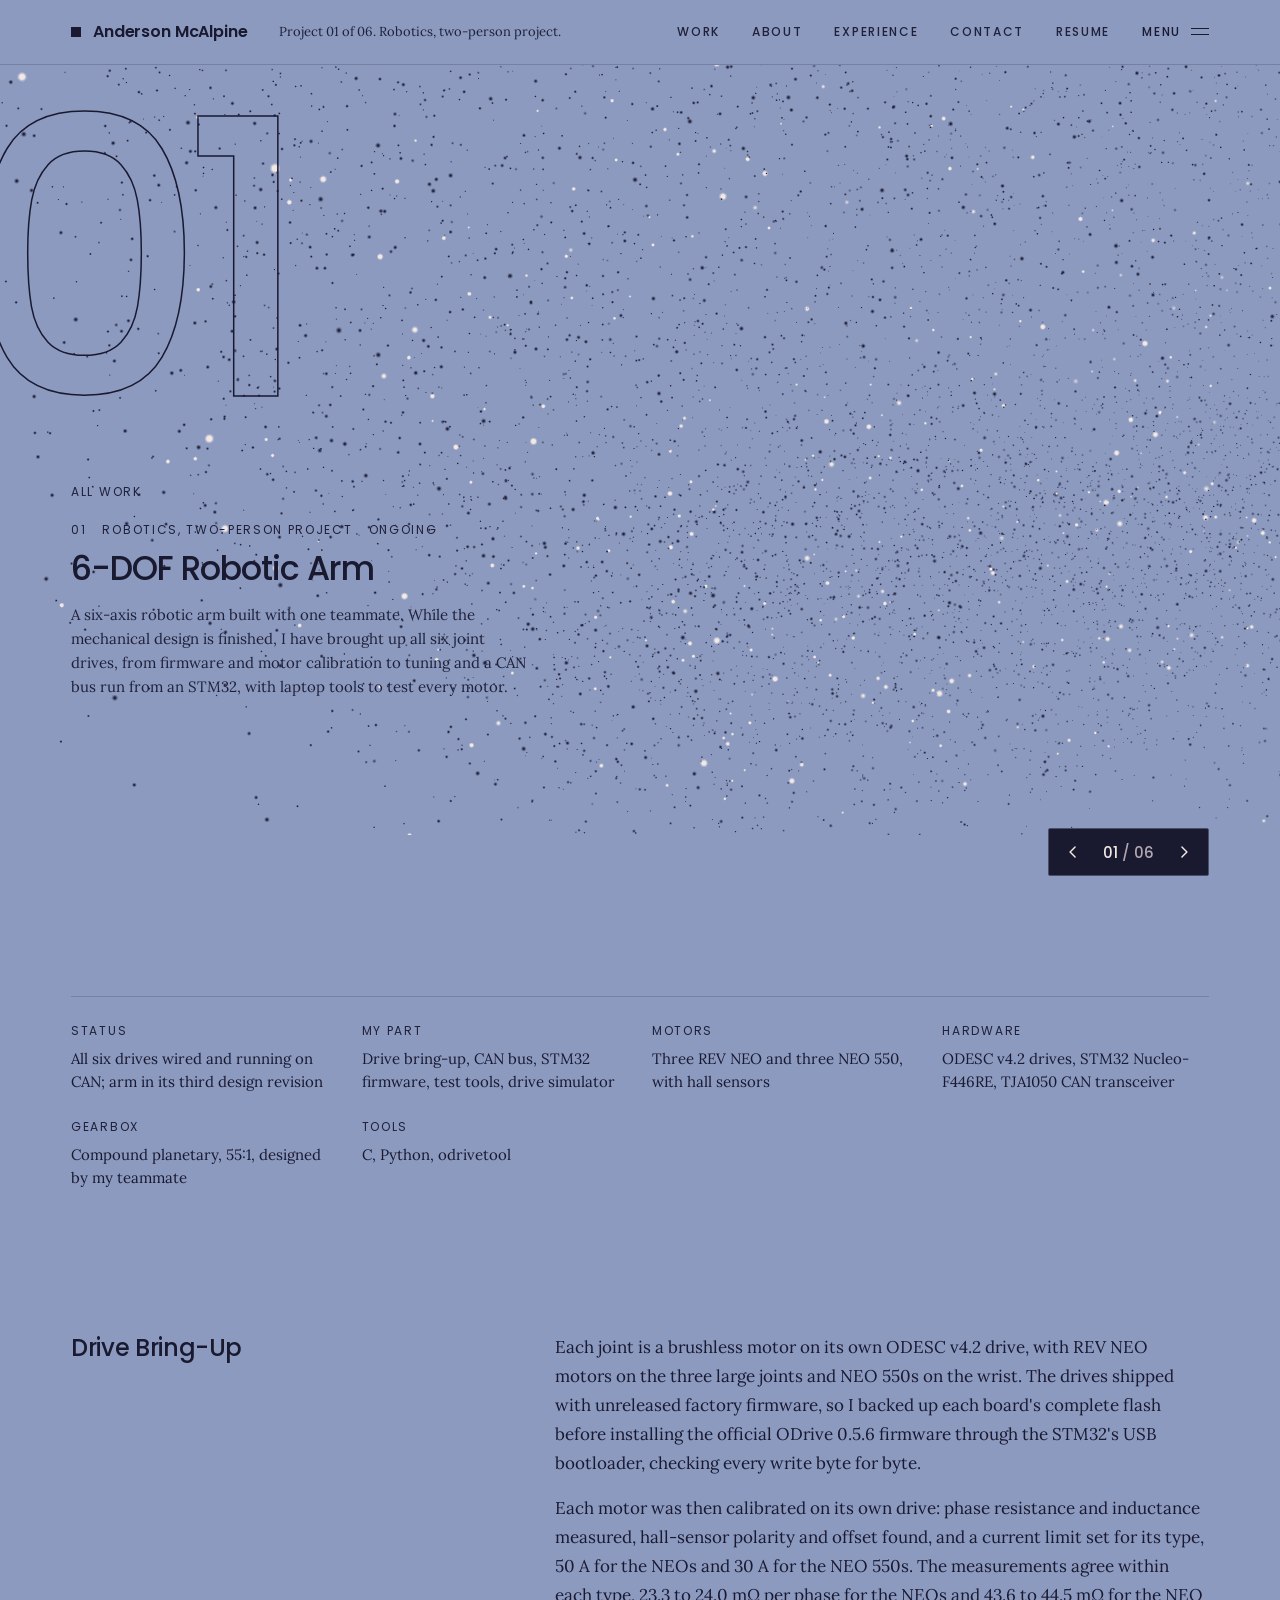
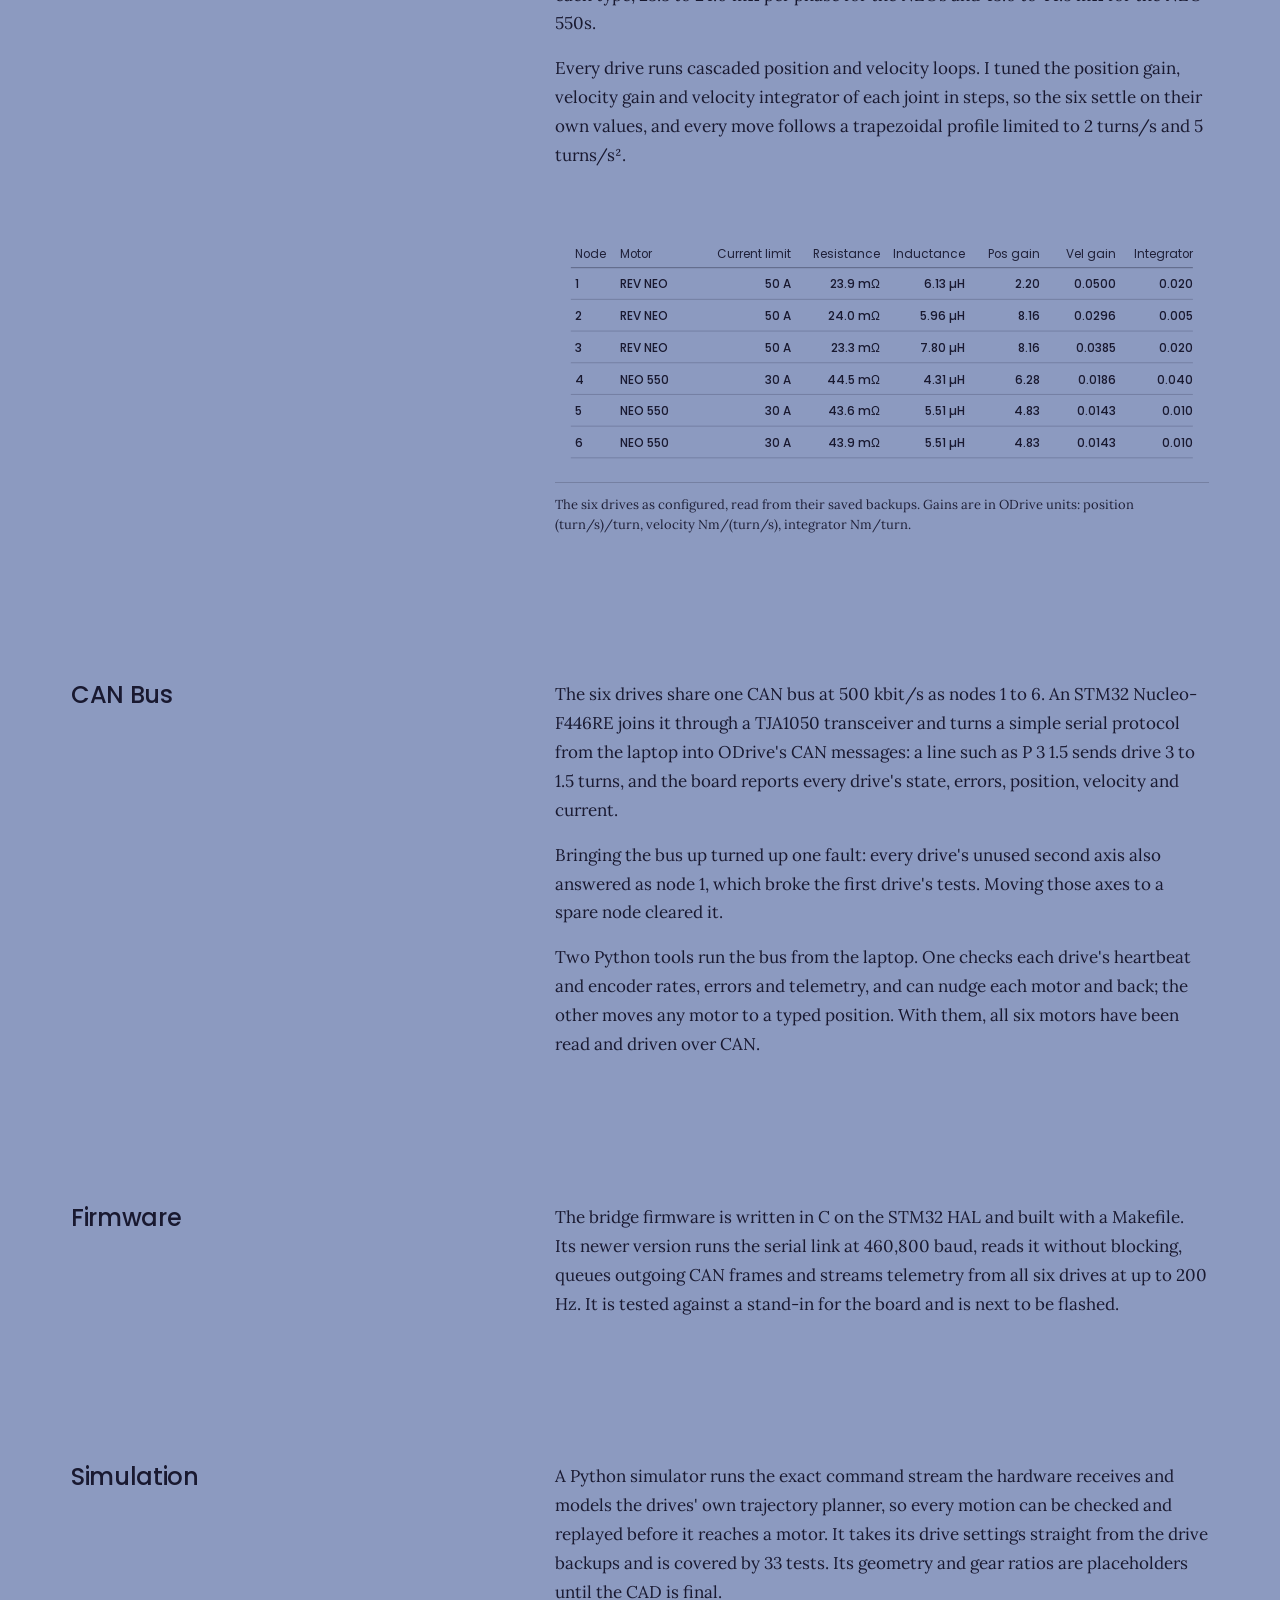
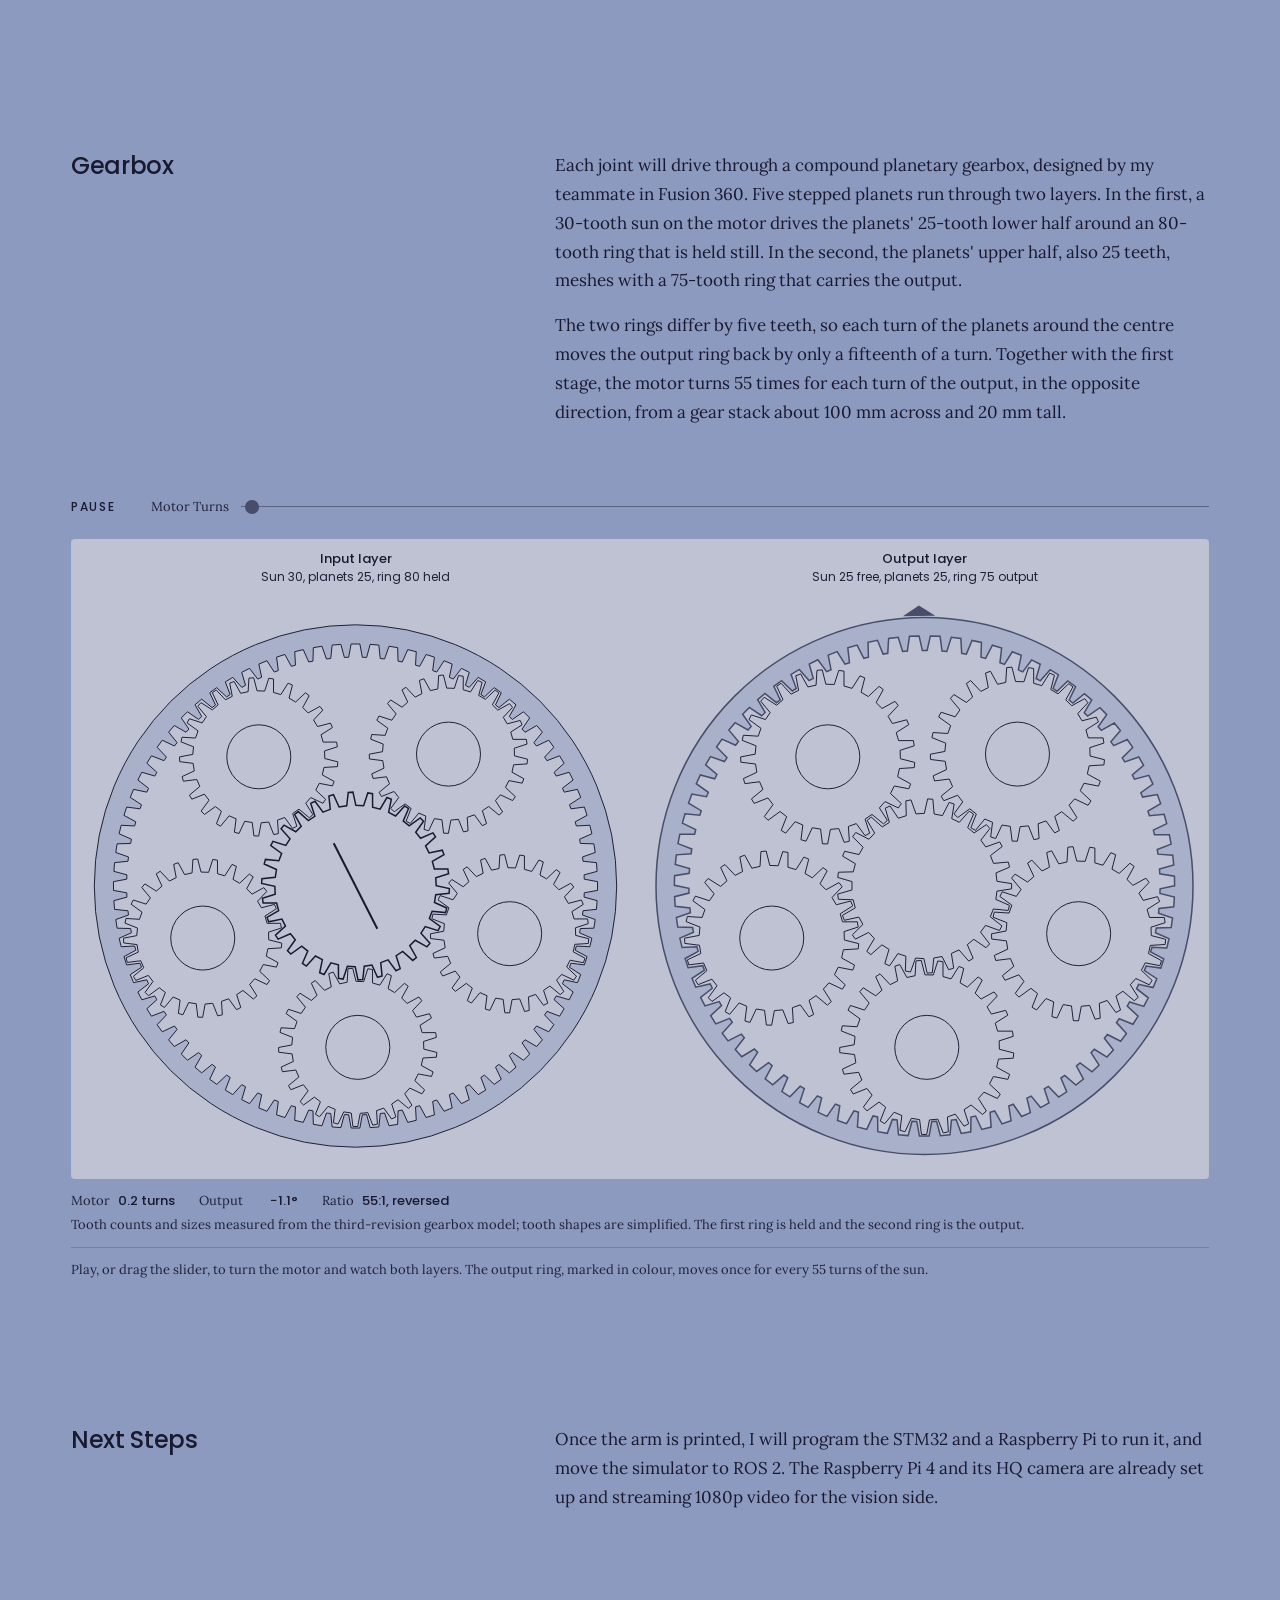
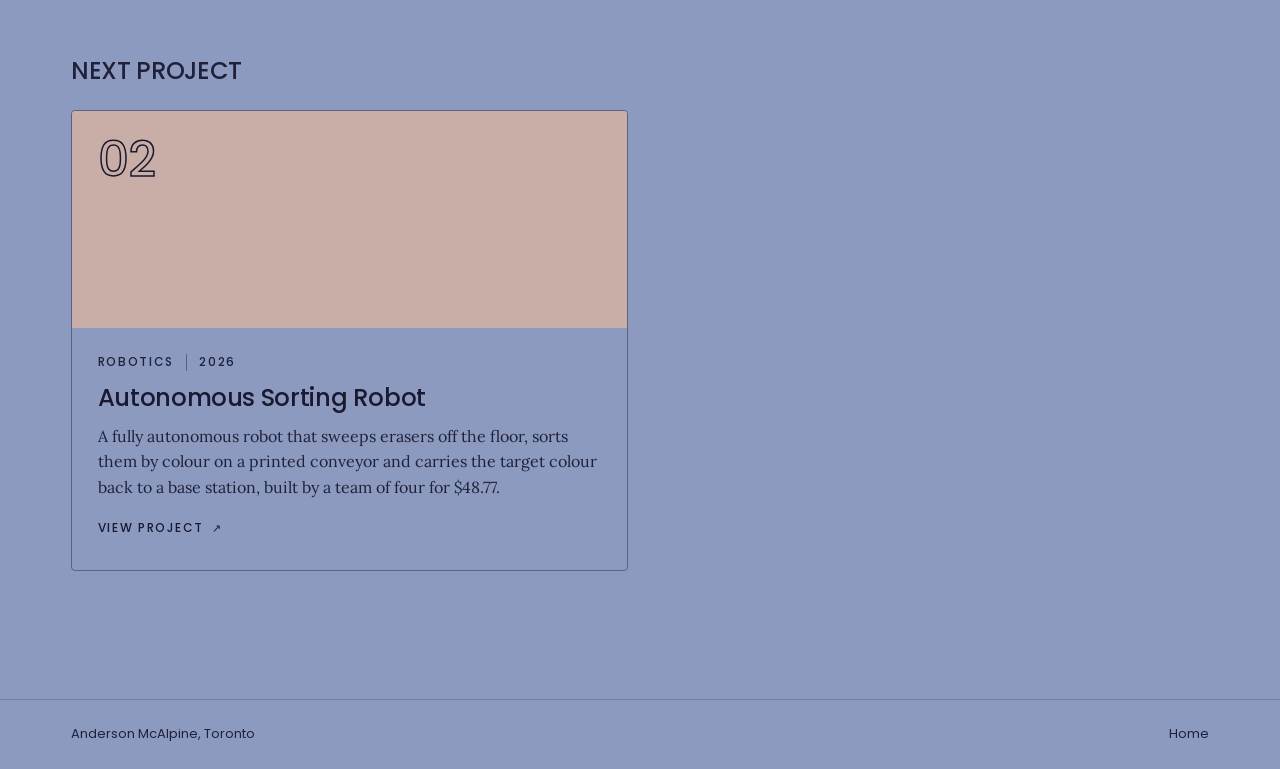
<file: work/arm.html>
<!doctype html>
<html lang="en" class="tinted theme-dusk">
<head>
<!-- Built from content/ by build.py. Edit the content, then run python3 build.py. -->
<meta charset="utf-8">
<meta name="viewport" content="width=device-width, initial-scale=1">
<script>document.documentElement.classList.add('js')</script>
<title>6-DOF Robotic Arm | Anderson McAlpine</title>
<meta name="description" content="A six-axis robotic arm built by a team of two. My teammate designs the mechanics; I brought up the drive system, six brushless motors flashed, calibrated, tuned and commanded over one CAN bus from an STM32.">
<meta name="theme-color" content="#8C9AC0">
<link rel="canonical" href="https://andersonmcalpine.com/work/arm.html">
<link rel="icon" href="../assets/favicon.svg" type="image/svg+xml">
<link rel="icon" href="../assets/favicon-32.png" sizes="32x32" type="image/png">
<link rel="apple-touch-icon" href="../assets/apple-touch-icon.png">
<meta property="og:type" content="website">
<meta property="og:site_name" content="Anderson McAlpine">
<meta property="og:title" content="6-DOF Robotic Arm | Anderson McAlpine">
<meta property="og:description" content="A six-axis robotic arm built by a team of two. My teammate designs the mechanics; I brought up the drive system, six brushless motors flashed, calibrated, tuned and commanded over one CAN bus from an STM32.">
<meta property="og:url" content="https://andersonmcalpine.com/work/arm.html">
<meta property="og:image" content="https://andersonmcalpine.com/images/og/arm.png">
<meta property="og:image:width" content="1200">
<meta property="og:image:height" content="630">
<meta name="twitter:card" content="summary_large_image">
<link rel="preconnect" href="https://fonts.googleapis.com">
<link rel="preconnect" href="https://fonts.gstatic.com" crossorigin>
<link rel="stylesheet" href="https://fonts.googleapis.com/css2?family=Lora:ital,wght@0,400;0,500;1,400&family=Poppins:wght@400;500;600;700&display=swap">
<link rel="stylesheet" href="../assets/site.css?v=5e7a7c92">
<link rel="stylesheet" href="../assets/nav.css?v=917d57b8">
<link rel="stylesheet" href="../assets/pages.css?v=75e72bad">
<link rel="stylesheet" href="../assets/demos.css?v=a45bab9c">
<script src="../assets/cloud.js?v=2937656a" defer></script>
<script src="../assets/site.js?v=a3ec5726" defer></script>
<script src="../assets/nav.js?v=1912d596" defer></script>
<script src="../assets/demos.js?v=9a4acbda" defer></script>
<script type="application/json" id="site-data">{"projects": [{"id": "arm", "title": "6-DOF Robotic Arm", "num": "01"}, {"id": "sorter", "title": "Autonomous Sorting Robot", "num": "02"}, {"id": "fastener", "title": "Fastener Recognition", "num": "03"}, {"id": "gear", "title": "Gear Fault Classification", "num": "04"}, {"id": "nba", "title": "NBA Live Win Probability", "num": "05"}, {"id": "servo", "title": "Servo Driver", "num": "06"}], "sections": [{"id": "top", "label": "Home"}, {"id": "work", "label": "Work"}, {"id": "about", "label": "About", "page": "about.html"}, {"id": "experience", "label": "Experience and Education"}, {"id": "skills", "label": "Skills"}, {"id": "contact", "label": "Contact"}, {"id": "resume", "label": "Resume", "page": "resume.html"}], "email": "anderson.mcalpine@gmail.com", "linkedin": "https://www.linkedin.com/in/anderson-mcalpine-620898380", "resume": "resume.pdf", "curve": [[0.0, 0.253], [0.006, 0.253], [0.013, 0.268], [0.019, 0.269], [0.025, 0.3], [0.031, 0.272], [0.037, 0.272], [0.044, 0.273], [0.05, 0.275], [0.056, 0.261], [0.062, 0.276], [0.069, 0.308], [0.075, 0.31], [0.081, 0.362], [0.087, 0.329], [0.094, 0.384], [0.1, 0.384], [0.106, 0.384], [0.113, 0.408], [0.119, 0.409], [0.125, 0.39], [0.131, 0.412], [0.138, 0.434], [0.144, 0.458], [0.15, 0.456], [0.156, 0.46], [0.163, 0.46], [0.169, 0.423], [0.175, 0.449], [0.181, 0.446], [0.188, 0.473], [0.194, 0.492], [0.2, 0.458], [0.206, 0.504], [0.212, 0.5], [0.219, 0.467], [0.225, 0.504], [0.231, 0.507], [0.237, 0.516], [0.244, 0.533], [0.25, 0.532], [0.256, 0.511], [0.263, 0.476], [0.269, 0.469], [0.275, 0.48], [0.281, 0.529], [0.287, 0.522], [0.294, 0.558], [0.3, 0.608], [0.306, 0.579], [0.312, 0.57], [0.319, 0.609], [0.325, 0.576], [0.331, 0.614], [0.338, 0.628], [0.344, 0.676], [0.35, 0.721], [0.356, 0.753], [0.362, 0.765], [0.369, 0.794], [0.375, 0.798], [0.381, 0.824], [0.388, 0.828], [0.394, 0.851], [0.4, 0.862], [0.406, 0.886], [0.412, 0.855], [0.419, 0.855], [0.425, 0.877], [0.431, 0.888], [0.438, 0.91], [0.444, 0.912], [0.45, 0.897], [0.456, 0.902], [0.463, 0.904], [0.469, 0.904], [0.475, 0.897], [0.481, 0.89], [0.487, 0.877], [0.494, 0.868], [0.5, 0.905], [0.506, 0.888], [0.512, 0.888], [0.519, 0.894], [0.525, 0.917], [0.531, 0.907], [0.537, 0.889], [0.544, 0.905], [0.55, 0.893], [0.556, 0.886], [0.562, 0.912], [0.569, 0.926], [0.575, 0.908], [0.581, 0.92], [0.588, 0.914], [0.594, 0.904], [0.6, 0.919], [0.606, 0.921], [0.613, 0.888], [0.619, 0.877], [0.625, 0.895], [0.631, 0.881], [0.637, 0.852], [0.644, 0.838], [0.65, 0.787], [0.656, 0.803], [0.662, 0.803], [0.669, 0.786], [0.675, 0.731], [0.681, 0.796], [0.688, 0.824], [0.694, 0.828], [0.7, 0.753], [0.706, 0.753], [0.713, 0.807], [0.719, 0.869], [0.725, 0.827], [0.731, 0.811], [0.738, 0.817], [0.744, 0.814], [0.75, 0.722], [0.756, 0.697], [0.762, 0.718], [0.769, 0.707], [0.775, 0.74], [0.781, 0.79], [0.787, 0.751], [0.794, 0.73], [0.8, 0.679], [0.806, 0.69], [0.812, 0.69], [0.819, 0.667], [0.825, 0.553], [0.831, 0.52], [0.838, 0.386], [0.844, 0.353], [0.85, 0.472], [0.856, 0.6], [0.863, 0.606], [0.869, 0.73], [0.875, 0.655], [0.881, 0.63], [0.887, 0.499], [0.894, 0.499], [0.9, 0.584], [0.906, 0.584], [0.912, 0.632], [0.919, 0.644], [0.925, 0.644], [0.931, 0.665], [0.938, 0.642], [0.944, 0.642], [0.95, 0.406], [0.956, 0.372], [0.963, 0.408], [0.969, 0.374], [0.975, 0.295], [0.981, 0.116], [0.988, 0.1], [0.994, 0.022], [1.0, 0.005]]}</script>
</head>
<body>
<svg class="sprite" aria-hidden="true" focusable="false"><filter id="duo" color-interpolation-filters="sRGB"><feColorMatrix type="saturate" values="0"/><feComponentTransfer><feFuncR type="table" tableValues="0.133 0.949"/><feFuncG type="table" tableValues="0.133 0.914"/><feFuncB type="table" tableValues="0.231 0.894"/></feComponentTransfer></filter></svg>
<a class="skip" href="#main">Skip to Content</a>
<canvas class="cloud" aria-hidden="true"></canvas>

<header class="hd">
  <div class="hd-bar">
    <a class="brand" href="../index.html" aria-label="Anderson McAlpine, home"><i class="sq" aria-hidden="true"></i><span class="brand-name">Anderson McAlpine</span></a>
    <p class="hd-note note">Project 01 of 06. Robotics, two-person project.</p>
    <nav class="hd-links" aria-label="Main">
      <a href="../index.html#work">Work</a>
      <a href="../about.html">About</a>
      <a href="../index.html#experience">Experience</a>
      <a href="../index.html#contact">Contact</a>
      <a href="../resume.html">Resume</a>
    </nav>
    <button class="menu-btn" type="button" aria-expanded="false" aria-controls="menu">Menu</button>
  </div>
</header>

<main id="main">
  <section class="scene c-scene" data-cloud data-shape="arm" data-x="0.56" data-y="-0.04" data-s="0.86" data-a="1" aria-labelledby="c-title">
    <div class="dots rise" style="--d:200ms" aria-hidden="true"></div>
    <div class="giant rise" data-parallax="0.3" aria-hidden="true"><span>01</span></div>
    <i class="hair mid rise" style="--d:320ms" aria-hidden="true"></i>
    <div class="copy">
      <a class="back rise" href="../index.html#work">All Work</a>
      <p class="kind rise" style="--d:60ms"><span>01</span><span>Robotics, two-person project</span><span>Ongoing</span></p>
      <h1 class="title" id="c-title" style="view-transition-name: t-arm">6-DOF Robotic Arm</h1>
      <p class="blurb rise" style="--d:160ms">A six-axis robotic arm built with one teammate. While the mechanical design is finished, I have brought up all six joint drives, from firmware and motor calibration to tuning and a CAN bus run from an STM32, with laptop tools to test every motor.</p>
    </div>
  </section>

  <section class="c-sec" data-cloud data-shape="dust" data-x="0" data-y="0" data-s="1.15" data-a="0.3" aria-label="Project details">
    <div class="wrap">
      <dl class="c-meta reveal">
        <div><dt>Status</dt><dd>All six drives wired and running on CAN; arm in its third design revision</dd></div>
        <div><dt>My part</dt><dd>Drive bring-up, CAN bus, STM32 firmware, test tools, drive simulator</dd></div>
        <div><dt>Motors</dt><dd>Three REV NEO and three NEO 550, with hall sensors</dd></div>
        <div><dt>Hardware</dt><dd>ODESC v4.2 drives, STM32 Nucleo-F446RE, TJA1050 CAN transceiver</dd></div>
        <div><dt>Gearbox</dt><dd>Compound planetary, 55:1, designed by my teammate</dd></div>
        <div><dt>Tools</dt><dd>C, Python, odrivetool</dd></div>
      </dl>
    </div>
  </section>

  <section class="c-sec" data-cloud data-shape="dust" data-x="0" data-y="0" data-s="1.15" data-a="0.3" aria-labelledby="s-0">
    <div class="wrap grid">
      <h2 id="s-0" class="reveal">Drive Bring-Up</h2>
      <div class="c-body reveal">
        <p>Each joint is a brushless motor on its own ODESC v4.2 drive, with REV NEO motors on the three large joints and NEO 550s on the wrist. The drives shipped with unreleased factory firmware, so I backed up each board&#x27;s complete flash before installing the official ODrive 0.5.6 firmware through the STM32&#x27;s USB bootloader, checking every write byte for byte.</p>
        <p>Each motor was then calibrated on its own drive: phase resistance and inductance measured, hall-sensor polarity and offset found, and a current limit set for its type, 50 A for the NEOs and 30 A for the NEO 550s. The measurements agree within each type, 23.3 to 24.0 mΩ per phase for the NEOs and 43.6 to 44.5 mΩ for the NEO 550s.</p>
        <p>Every drive runs cascaded position and velocity loops. I tuned the position gain, velocity gain and velocity integrator of each joint in steps, so the six settle on their own values, and every move follows a trapezoidal profile limited to 2 turns/s and 5 turns/s².</p>
      </div>
    </div>
    <figure class="c-fig c-side c-chart wrap reveal">
      <svg aria-label="Table of the six drives with node, motor, current limit, measured phase resistance and inductance, and the tuned position, velocity and integrator gains" class="chart" viewBox="0 0 660 234" width="660" height="234" role="img" xmlns="http://www.w3.org/2000/svg">
<text class="tk" x="20" y="24" text-anchor="start">Node</text>
<text class="tk" x="66" y="24" text-anchor="start">Motor</text>
<text class="tk" x="238" y="24" text-anchor="end">Current limit</text>
<text class="tk" x="328" y="24" text-anchor="end">Resistance</text>
<text class="tk" x="414" y="24" text-anchor="end">Inductance</text>
<text class="tk" x="490" y="24" text-anchor="end">Pos gain</text>
<text class="tk" x="566" y="24" text-anchor="end">Vel gain</text>
<text class="tk" x="644" y="24" text-anchor="end">Integrator</text>
<path class="ax" d="M16 34H644"/>
<text class="nm" x="20" y="55" text-anchor="start">1</text>
<text class="nm" x="66" y="55" text-anchor="start">REV NEO</text>
<text class="nm" x="238" y="55" text-anchor="end">50 A</text>
<text class="nm" x="328" y="55" text-anchor="end">23.9 mΩ</text>
<text class="nm" x="414" y="55" text-anchor="end">6.13 µH</text>
<text class="nm" x="490" y="55" text-anchor="end">2.20</text>
<text class="nm" x="566" y="55" text-anchor="end">0.0500</text>
<text class="nm" x="644" y="55" text-anchor="end">0.020</text>
<path class="gr" d="M16 66H644"/>
<text class="nm" x="20" y="87" text-anchor="start">2</text>
<text class="nm" x="66" y="87" text-anchor="start">REV NEO</text>
<text class="nm" x="238" y="87" text-anchor="end">50 A</text>
<text class="nm" x="328" y="87" text-anchor="end">24.0 mΩ</text>
<text class="nm" x="414" y="87" text-anchor="end">5.96 µH</text>
<text class="nm" x="490" y="87" text-anchor="end">8.16</text>
<text class="nm" x="566" y="87" text-anchor="end">0.0296</text>
<text class="nm" x="644" y="87" text-anchor="end">0.005</text>
<path class="gr" d="M16 98H644"/>
<text class="nm" x="20" y="119" text-anchor="start">3</text>
<text class="nm" x="66" y="119" text-anchor="start">REV NEO</text>
<text class="nm" x="238" y="119" text-anchor="end">50 A</text>
<text class="nm" x="328" y="119" text-anchor="end">23.3 mΩ</text>
<text class="nm" x="414" y="119" text-anchor="end">7.80 µH</text>
<text class="nm" x="490" y="119" text-anchor="end">8.16</text>
<text class="nm" x="566" y="119" text-anchor="end">0.0385</text>
<text class="nm" x="644" y="119" text-anchor="end">0.020</text>
<path class="gr" d="M16 130H644"/>
<text class="nm" x="20" y="151" text-anchor="start">4</text>
<text class="nm" x="66" y="151" text-anchor="start">NEO 550</text>
<text class="nm" x="238" y="151" text-anchor="end">30 A</text>
<text class="nm" x="328" y="151" text-anchor="end">44.5 mΩ</text>
<text class="nm" x="414" y="151" text-anchor="end">4.31 µH</text>
<text class="nm" x="490" y="151" text-anchor="end">6.28</text>
<text class="nm" x="566" y="151" text-anchor="end">0.0186</text>
<text class="nm" x="644" y="151" text-anchor="end">0.040</text>
<path class="gr" d="M16 162H644"/>
<text class="nm" x="20" y="183" text-anchor="start">5</text>
<text class="nm" x="66" y="183" text-anchor="start">NEO 550</text>
<text class="nm" x="238" y="183" text-anchor="end">30 A</text>
<text class="nm" x="328" y="183" text-anchor="end">43.6 mΩ</text>
<text class="nm" x="414" y="183" text-anchor="end">5.51 µH</text>
<text class="nm" x="490" y="183" text-anchor="end">4.83</text>
<text class="nm" x="566" y="183" text-anchor="end">0.0143</text>
<text class="nm" x="644" y="183" text-anchor="end">0.010</text>
<path class="gr" d="M16 194H644"/>
<text class="nm" x="20" y="215" text-anchor="start">6</text>
<text class="nm" x="66" y="215" text-anchor="start">NEO 550</text>
<text class="nm" x="238" y="215" text-anchor="end">30 A</text>
<text class="nm" x="328" y="215" text-anchor="end">43.9 mΩ</text>
<text class="nm" x="414" y="215" text-anchor="end">5.51 µH</text>
<text class="nm" x="490" y="215" text-anchor="end">4.83</text>
<text class="nm" x="566" y="215" text-anchor="end">0.0143</text>
<text class="nm" x="644" y="215" text-anchor="end">0.010</text>
<path class="gr" d="M16 226H644"/>
</svg>
      <figcaption>The six drives as configured, read from their saved backups. Gains are in ODrive units: position (turn/s)/turn, velocity Nm/(turn/s), integrator Nm/turn.</figcaption>
    </figure>
  </section>
  <section class="c-sec" data-cloud data-shape="dust" data-x="0" data-y="0" data-s="1.15" data-a="0.3" aria-labelledby="s-1">
    <div class="wrap grid">
      <h2 id="s-1" class="reveal">CAN Bus</h2>
      <div class="c-body reveal">
        <p>The six drives share one CAN bus at 500 kbit/s as nodes 1 to 6. An STM32 Nucleo-F446RE joins it through a TJA1050 transceiver and turns a simple serial protocol from the laptop into ODrive&#x27;s CAN messages: a line such as P 3 1.5 sends drive 3 to 1.5 turns, and the board reports every drive&#x27;s state, errors, position, velocity and current.</p>
        <p>Bringing the bus up turned up one fault: every drive&#x27;s unused second axis also answered as node 1, which broke the first drive&#x27;s tests. Moving those axes to a spare node cleared it.</p>
        <p>Two Python tools run the bus from the laptop. One checks each drive&#x27;s heartbeat and encoder rates, errors and telemetry, and can nudge each motor and back; the other moves any motor to a typed position. With them, all six motors have been read and driven over CAN.</p>
      </div>
    </div>

  </section>
  <section class="c-sec" data-cloud data-shape="dust" data-x="0" data-y="0" data-s="1.15" data-a="0.3" aria-labelledby="s-2">
    <div class="wrap grid">
      <h2 id="s-2" class="reveal">Firmware</h2>
      <div class="c-body reveal">
        <p>The bridge firmware is written in C on the STM32 HAL and built with a Makefile. Its newer version runs the serial link at 460,800 baud, reads it without blocking, queues outgoing CAN frames and streams telemetry from all six drives at up to 200 Hz. It is tested against a stand-in for the board and is next to be flashed.</p>
      </div>
    </div>

  </section>
  <section class="c-sec" data-cloud data-shape="dust" data-x="0" data-y="0" data-s="1.15" data-a="0.3" aria-labelledby="s-3">
    <div class="wrap grid">
      <h2 id="s-3" class="reveal">Simulation</h2>
      <div class="c-body reveal">
        <p>A Python simulator runs the exact command stream the hardware receives and models the drives&#x27; own trajectory planner, so every motion can be checked and replayed before it reaches a motor. It takes its drive settings straight from the drive backups and is covered by 33 tests. Its geometry and gear ratios are placeholders until the CAD is final.</p>
      </div>
    </div>

  </section>
  <section class="c-sec" data-cloud data-shape="dust" data-x="0" data-y="0" data-s="1.15" data-a="0.3" aria-labelledby="s-4">
    <div class="wrap grid">
      <h2 id="s-4" class="reveal">Gearbox</h2>
      <div class="c-body reveal">
        <p>Each joint will drive through a compound planetary gearbox, designed by my teammate in Fusion 360. Five stepped planets run through two layers. In the first, a 30-tooth sun on the motor drives the planets&#x27; 25-tooth lower half around an 80-tooth ring that is held still. In the second, the planets&#x27; upper half, also 25 teeth, meshes with a 75-tooth ring that carries the output.</p>
        <p>The two rings differ by five teeth, so each turn of the planets around the centre moves the output ring back by only a fifteenth of a turn. Together with the first stage, the motor turns 55 times for each turn of the output, in the opposite direction, from a gear stack about 100 mm across and 20 mm tall.</p>
      </div>
    </div>
    <figure class="c-fig wrap reveal demo-fig">
      <div class="demo" data-demo="gearbox"></div>
      <figcaption>Play, or drag the slider, to turn the motor and watch both layers. The output ring, marked in colour, moves once for every 55 turns of the sun.</figcaption>
    </figure>
  </section>
  <section class="c-sec" data-cloud data-shape="dust" data-x="0" data-y="0" data-s="1.15" data-a="0.3" aria-labelledby="s-5">
    <div class="wrap grid">
      <h2 id="s-5" class="reveal">Next Steps</h2>
      <div class="c-body reveal">
        <p>Once the arm is printed, I will program the STM32 and a Raspberry Pi to run it, and move the simulator to ROS 2. The Raspberry Pi 4 and its HQ camera are already set up and streaming 1080p video for the vision side.</p>
      </div>
    </div>

  </section>

  <section class="c-sec c-next" data-cloud data-shape="dust" data-x="0" data-y="0" data-s="1.15" data-a="0.3" aria-labelledby="next-h">
    <div class="wrap">
      <h2 class="next-label" id="next-h">Next Project</h2>
      <div class="cards">
      <article class="card theme-rose reveal" aria-labelledby="c-sorter">
        <div class="card-panel">
          <span class="num-o" aria-hidden="true">02</span>
        </div>
        <div class="card-body">
          <p class="card-meta"><span>Robotics</span><span>2026</span></p>
          <h3 id="c-sorter" style="view-transition-name: t-sorter">Autonomous Sorting Robot</h3>
          <p class="card-sum">A fully autonomous robot that sweeps erasers off the floor, sorts them by colour on a printed conveyor and carries the target colour back to a base station, built by a team of four for $48.77.</p>
          <a class="link stretch" href="../work/sorter.html" aria-label="View Project: Autonomous Sorting Robot"><span class="u">View Project</span> <span class="ar" aria-hidden="true">↗</span></a>
        </div>
      </article>
      </div>
    </div>
  </section>
</main>

<footer class="ft">
  <div class="wrap ft-row">
    <span>Anderson McAlpine, Toronto</span>
    <a href="../index.html">Home</a>
  </div>
</footer>
</body>
</html>
</file>
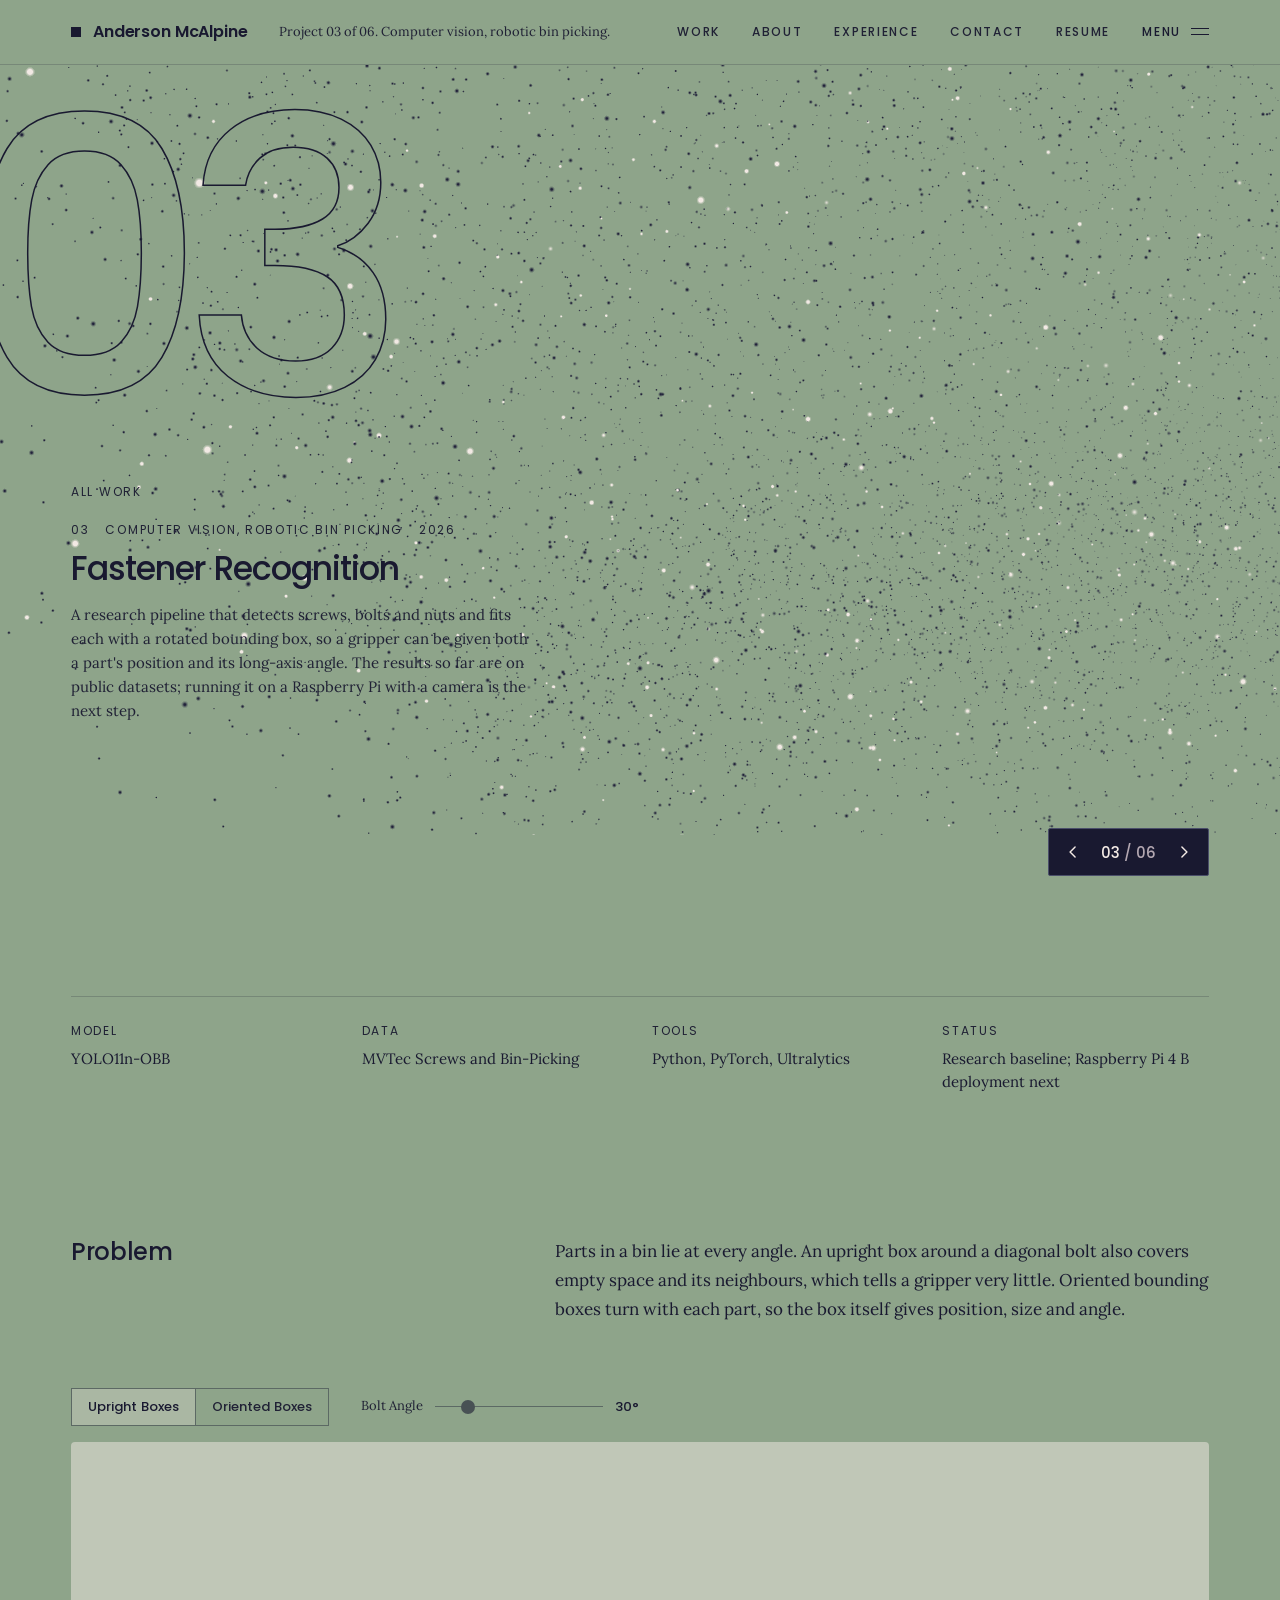
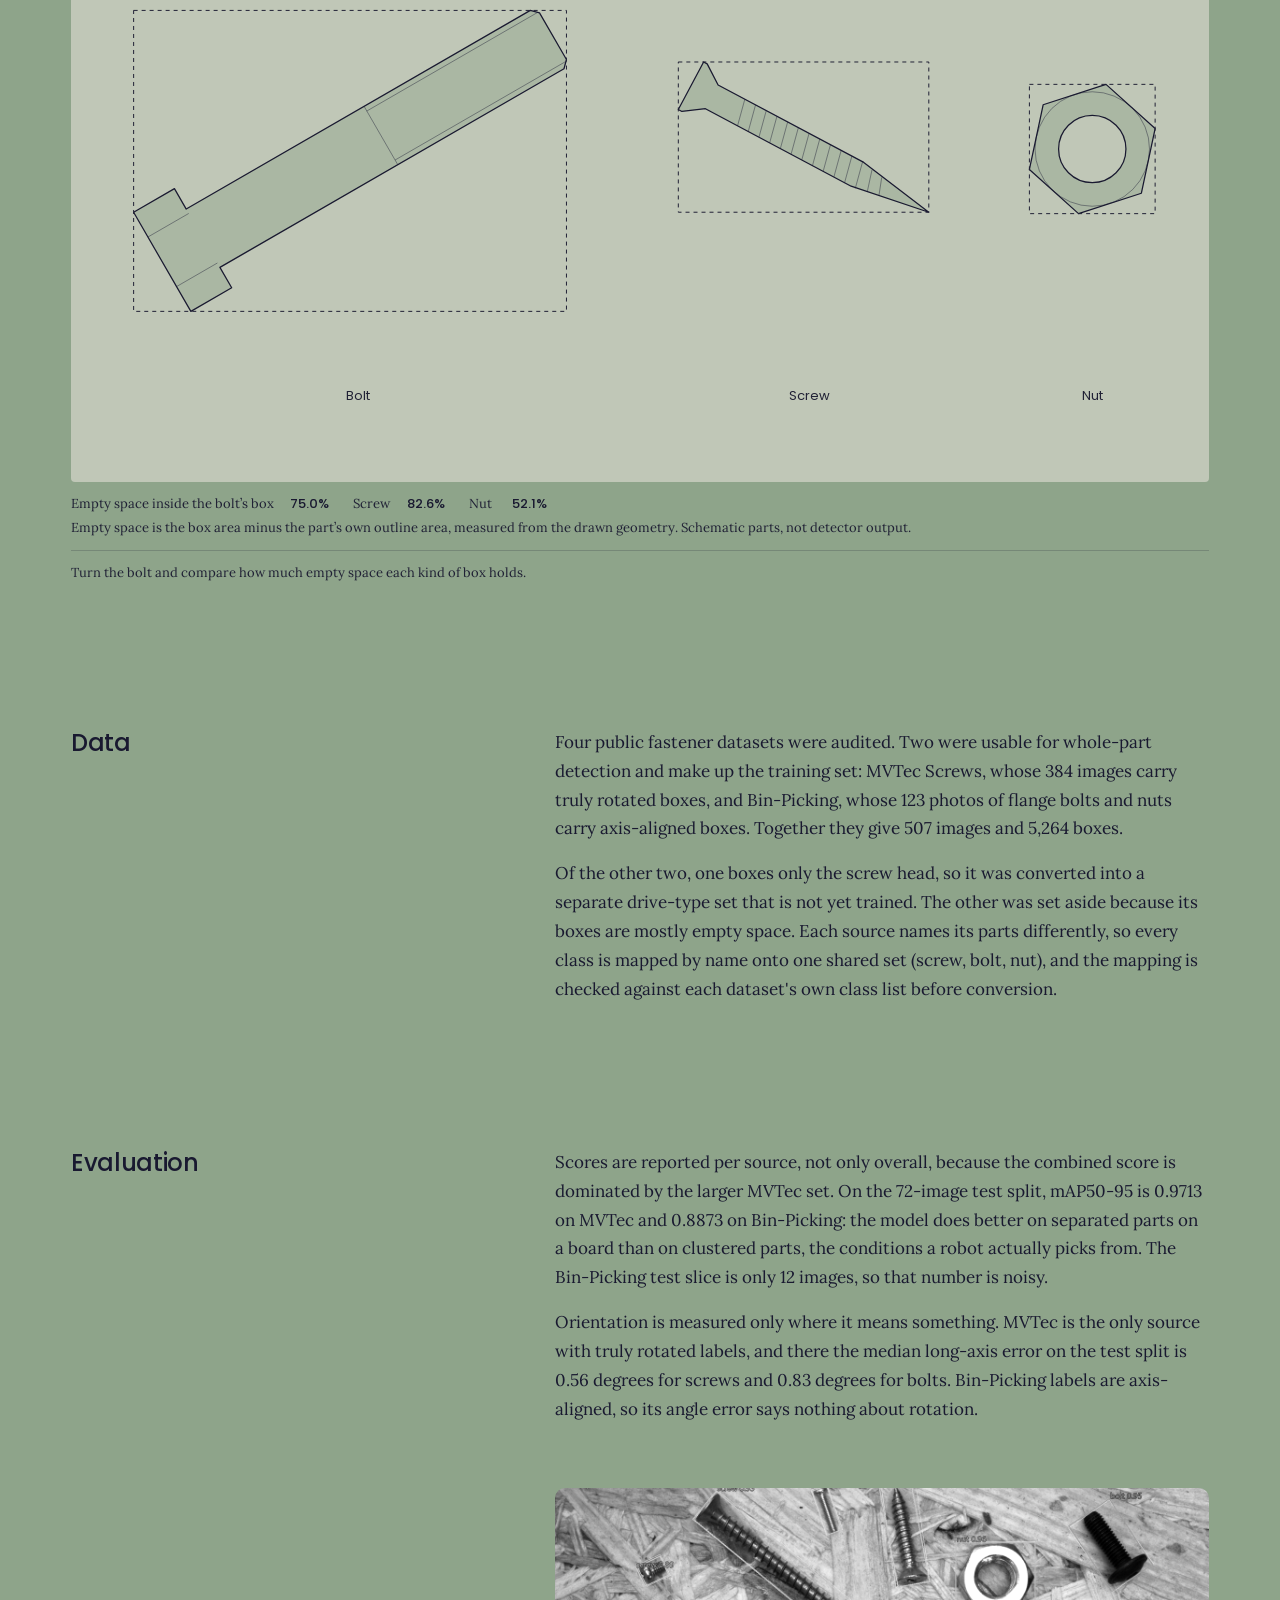
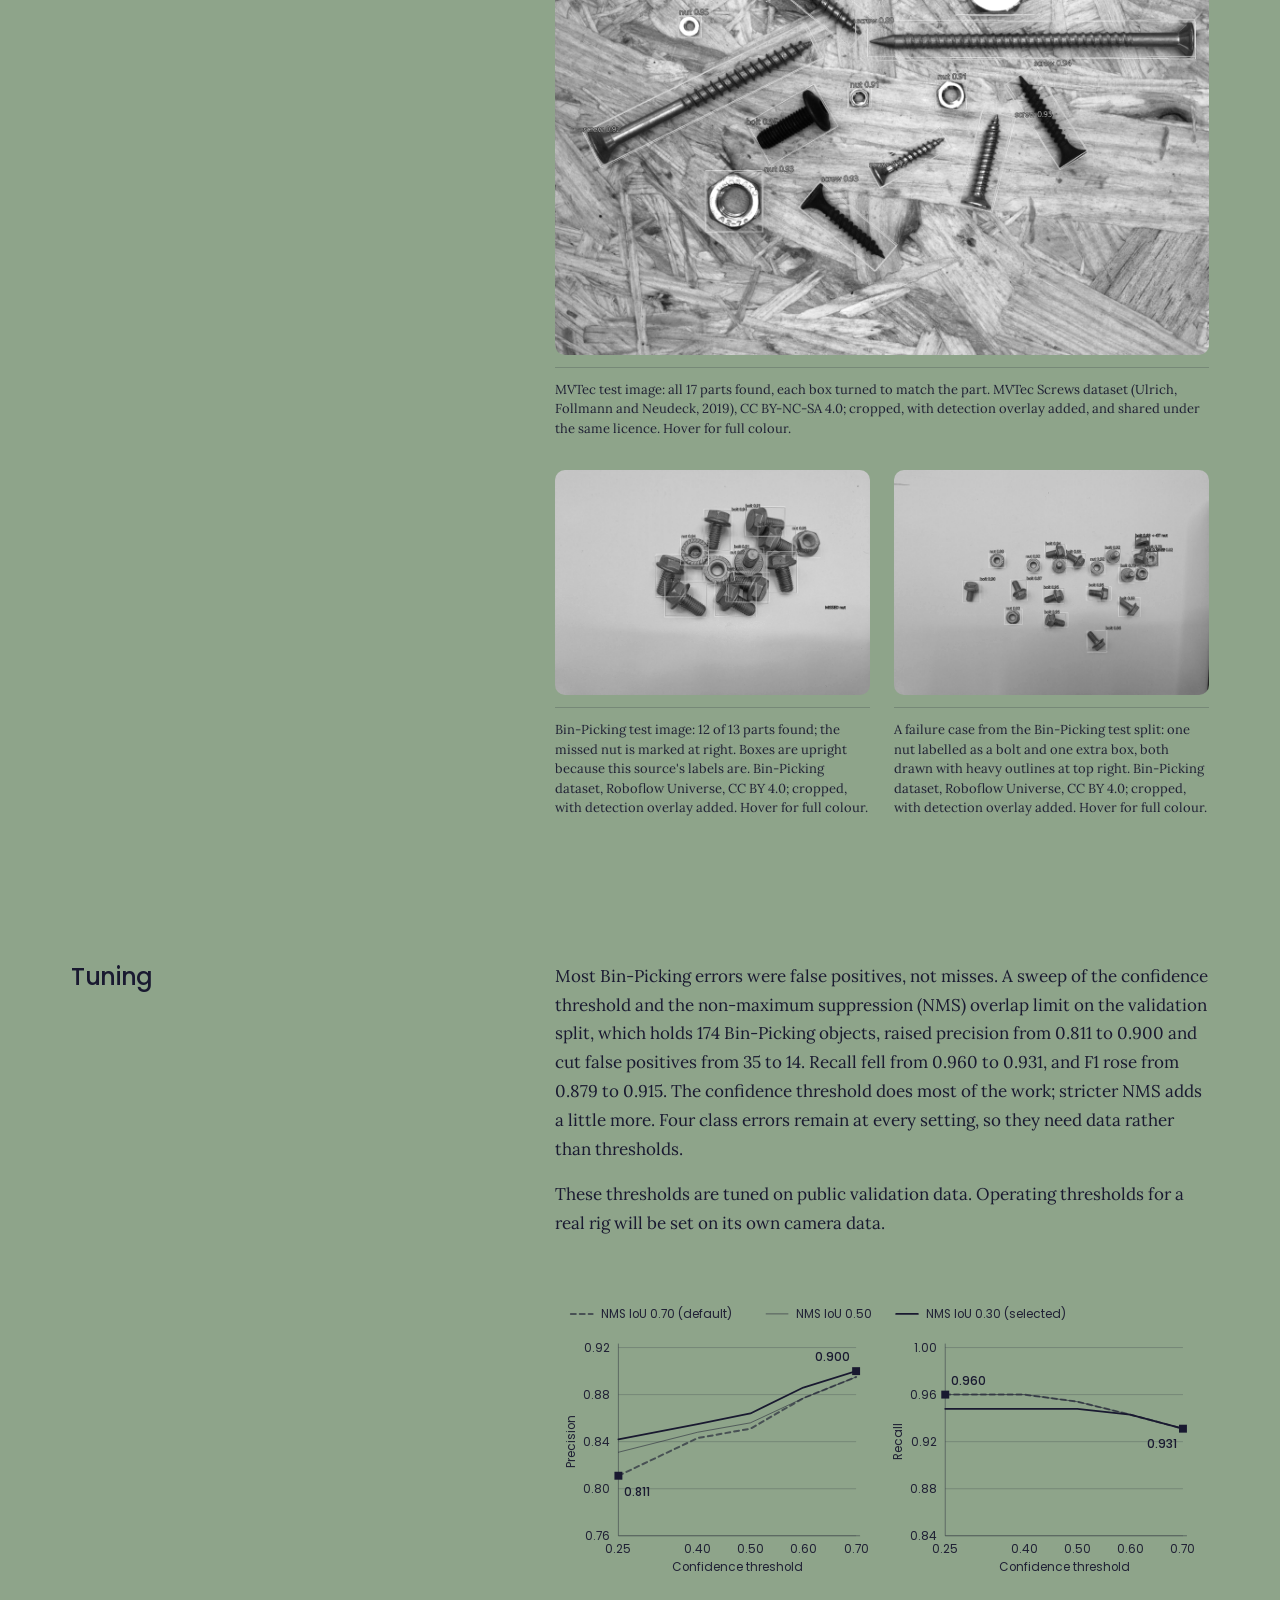
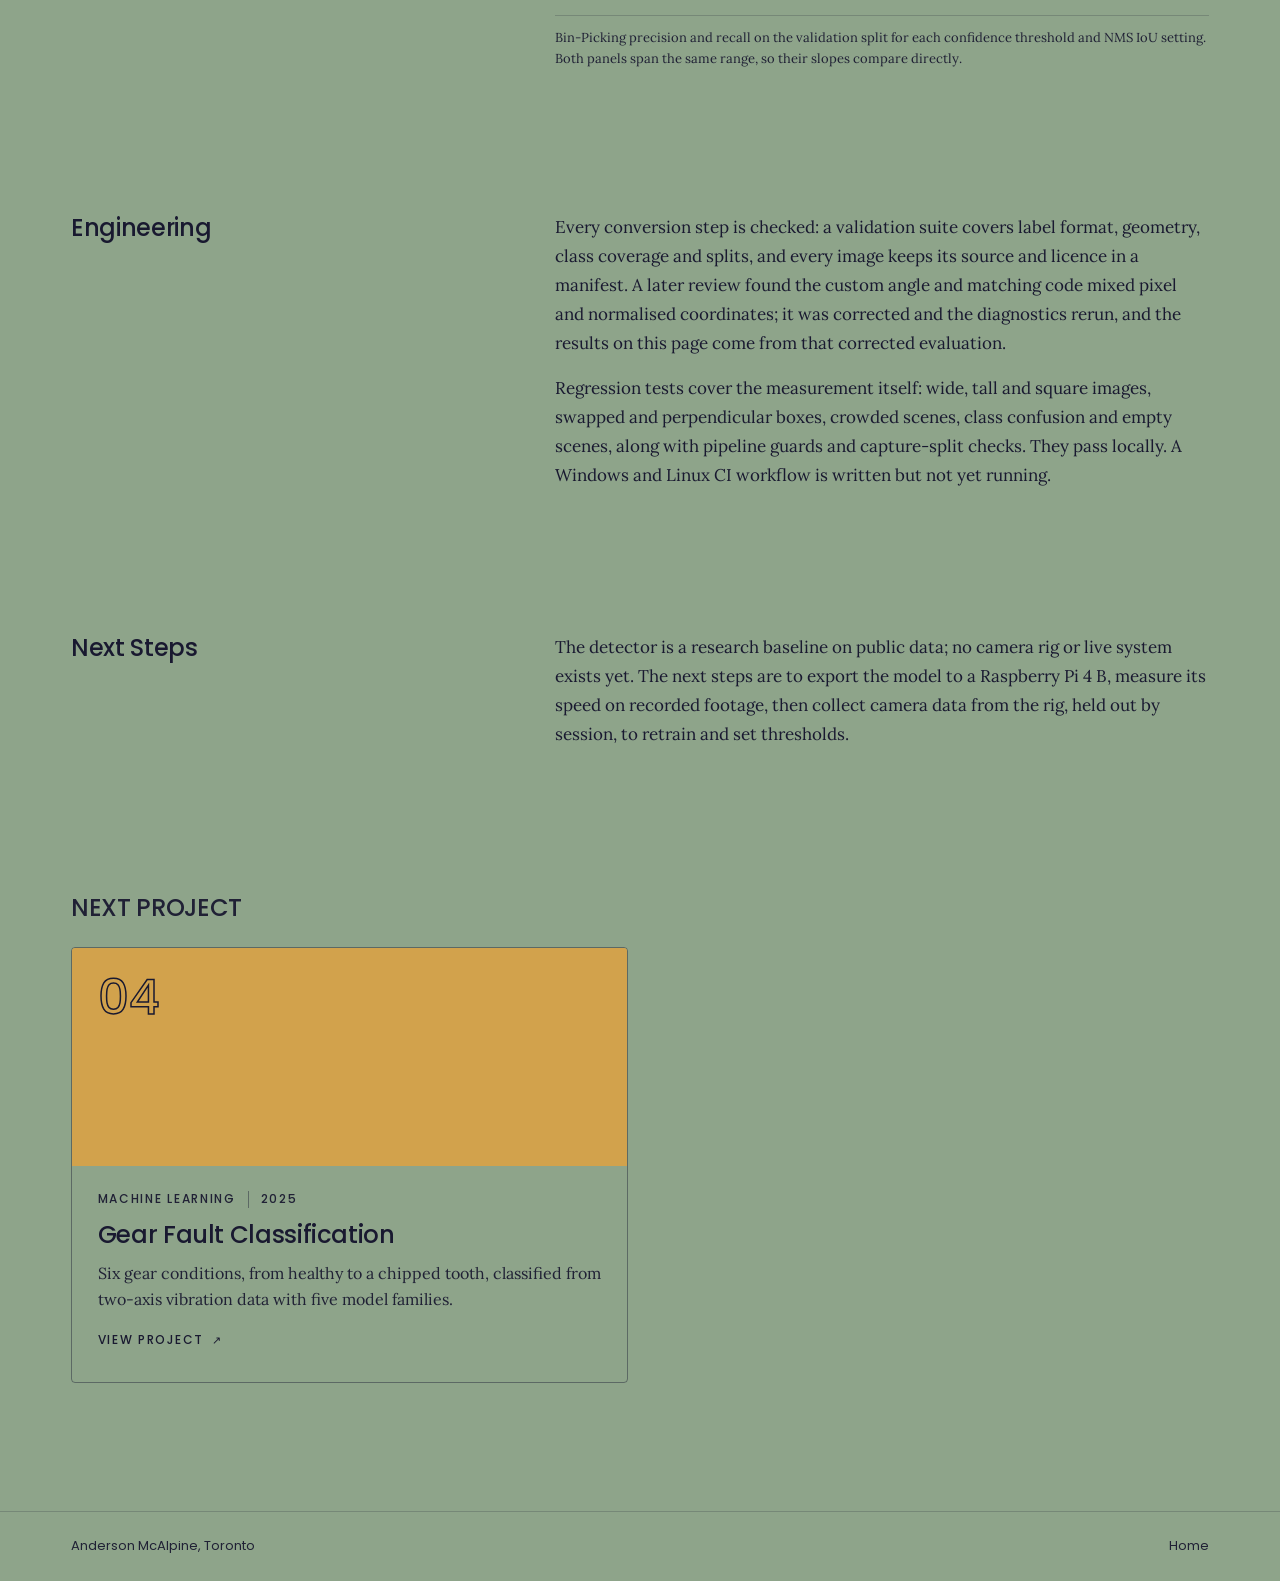
<file: work/fastener.html>
<!doctype html>
<html lang="en" class="tinted theme-sage">
<head>
<!-- Built from content/ by build.py. Edit the content, then run python3 build.py. -->
<meta charset="utf-8">
<meta name="viewport" content="width=device-width, initial-scale=1">
<script>document.documentElement.classList.add('js')</script>
<title>Fastener Recognition | Anderson McAlpine</title>
<meta name="description" content="Rotated-box detection of screws, bolts and nuts for robotic bin picking, evaluated separately for each image source.">
<meta name="theme-color" content="#8EA48A">
<link rel="canonical" href="https://andersonmcalpine.com/work/fastener.html">
<link rel="icon" href="../assets/favicon.svg" type="image/svg+xml">
<link rel="icon" href="../assets/favicon-32.png" sizes="32x32" type="image/png">
<link rel="apple-touch-icon" href="../assets/apple-touch-icon.png">
<meta property="og:type" content="website">
<meta property="og:site_name" content="Anderson McAlpine">
<meta property="og:title" content="Fastener Recognition | Anderson McAlpine">
<meta property="og:description" content="Rotated-box detection of screws, bolts and nuts for robotic bin picking, evaluated separately for each image source.">
<meta property="og:url" content="https://andersonmcalpine.com/work/fastener.html">
<meta property="og:image" content="https://andersonmcalpine.com/images/og/fastener.png">
<meta property="og:image:width" content="1200">
<meta property="og:image:height" content="630">
<meta name="twitter:card" content="summary_large_image">
<link rel="preconnect" href="https://fonts.googleapis.com">
<link rel="preconnect" href="https://fonts.gstatic.com" crossorigin>
<link rel="stylesheet" href="https://fonts.googleapis.com/css2?family=Lora:ital,wght@0,400;0,500;1,400&family=Poppins:wght@400;500;600;700&display=swap">
<link rel="stylesheet" href="../assets/site.css?v=5e7a7c92">
<link rel="stylesheet" href="../assets/nav.css?v=917d57b8">
<link rel="stylesheet" href="../assets/pages.css?v=75e72bad">
<link rel="stylesheet" href="../assets/demos.css?v=a45bab9c">
<script src="../assets/cloud.js?v=2937656a" defer></script>
<script src="../assets/site.js?v=a3ec5726" defer></script>
<script src="../assets/nav.js?v=1912d596" defer></script>
<script src="../assets/demos.js?v=9a4acbda" defer></script>
<script type="application/json" id="site-data">{"projects": [{"id": "arm", "title": "6-DOF Robotic Arm", "num": "01"}, {"id": "sorter", "title": "Autonomous Sorting Robot", "num": "02"}, {"id": "fastener", "title": "Fastener Recognition", "num": "03"}, {"id": "gear", "title": "Gear Fault Classification", "num": "04"}, {"id": "nba", "title": "NBA Live Win Probability", "num": "05"}, {"id": "servo", "title": "Servo Driver", "num": "06"}], "sections": [{"id": "top", "label": "Home"}, {"id": "work", "label": "Work"}, {"id": "about", "label": "About", "page": "about.html"}, {"id": "experience", "label": "Experience and Education"}, {"id": "skills", "label": "Skills"}, {"id": "contact", "label": "Contact"}, {"id": "resume", "label": "Resume", "page": "resume.html"}], "email": "anderson.mcalpine@gmail.com", "linkedin": "https://www.linkedin.com/in/anderson-mcalpine-620898380", "resume": "resume.pdf", "curve": [[0.0, 0.253], [0.006, 0.253], [0.013, 0.268], [0.019, 0.269], [0.025, 0.3], [0.031, 0.272], [0.037, 0.272], [0.044, 0.273], [0.05, 0.275], [0.056, 0.261], [0.062, 0.276], [0.069, 0.308], [0.075, 0.31], [0.081, 0.362], [0.087, 0.329], [0.094, 0.384], [0.1, 0.384], [0.106, 0.384], [0.113, 0.408], [0.119, 0.409], [0.125, 0.39], [0.131, 0.412], [0.138, 0.434], [0.144, 0.458], [0.15, 0.456], [0.156, 0.46], [0.163, 0.46], [0.169, 0.423], [0.175, 0.449], [0.181, 0.446], [0.188, 0.473], [0.194, 0.492], [0.2, 0.458], [0.206, 0.504], [0.212, 0.5], [0.219, 0.467], [0.225, 0.504], [0.231, 0.507], [0.237, 0.516], [0.244, 0.533], [0.25, 0.532], [0.256, 0.511], [0.263, 0.476], [0.269, 0.469], [0.275, 0.48], [0.281, 0.529], [0.287, 0.522], [0.294, 0.558], [0.3, 0.608], [0.306, 0.579], [0.312, 0.57], [0.319, 0.609], [0.325, 0.576], [0.331, 0.614], [0.338, 0.628], [0.344, 0.676], [0.35, 0.721], [0.356, 0.753], [0.362, 0.765], [0.369, 0.794], [0.375, 0.798], [0.381, 0.824], [0.388, 0.828], [0.394, 0.851], [0.4, 0.862], [0.406, 0.886], [0.412, 0.855], [0.419, 0.855], [0.425, 0.877], [0.431, 0.888], [0.438, 0.91], [0.444, 0.912], [0.45, 0.897], [0.456, 0.902], [0.463, 0.904], [0.469, 0.904], [0.475, 0.897], [0.481, 0.89], [0.487, 0.877], [0.494, 0.868], [0.5, 0.905], [0.506, 0.888], [0.512, 0.888], [0.519, 0.894], [0.525, 0.917], [0.531, 0.907], [0.537, 0.889], [0.544, 0.905], [0.55, 0.893], [0.556, 0.886], [0.562, 0.912], [0.569, 0.926], [0.575, 0.908], [0.581, 0.92], [0.588, 0.914], [0.594, 0.904], [0.6, 0.919], [0.606, 0.921], [0.613, 0.888], [0.619, 0.877], [0.625, 0.895], [0.631, 0.881], [0.637, 0.852], [0.644, 0.838], [0.65, 0.787], [0.656, 0.803], [0.662, 0.803], [0.669, 0.786], [0.675, 0.731], [0.681, 0.796], [0.688, 0.824], [0.694, 0.828], [0.7, 0.753], [0.706, 0.753], [0.713, 0.807], [0.719, 0.869], [0.725, 0.827], [0.731, 0.811], [0.738, 0.817], [0.744, 0.814], [0.75, 0.722], [0.756, 0.697], [0.762, 0.718], [0.769, 0.707], [0.775, 0.74], [0.781, 0.79], [0.787, 0.751], [0.794, 0.73], [0.8, 0.679], [0.806, 0.69], [0.812, 0.69], [0.819, 0.667], [0.825, 0.553], [0.831, 0.52], [0.838, 0.386], [0.844, 0.353], [0.85, 0.472], [0.856, 0.6], [0.863, 0.606], [0.869, 0.73], [0.875, 0.655], [0.881, 0.63], [0.887, 0.499], [0.894, 0.499], [0.9, 0.584], [0.906, 0.584], [0.912, 0.632], [0.919, 0.644], [0.925, 0.644], [0.931, 0.665], [0.938, 0.642], [0.944, 0.642], [0.95, 0.406], [0.956, 0.372], [0.963, 0.408], [0.969, 0.374], [0.975, 0.295], [0.981, 0.116], [0.988, 0.1], [0.994, 0.022], [1.0, 0.005]]}</script>
</head>
<body>
<svg class="sprite" aria-hidden="true" focusable="false"><filter id="duo" color-interpolation-filters="sRGB"><feColorMatrix type="saturate" values="0"/><feComponentTransfer><feFuncR type="table" tableValues="0.133 0.949"/><feFuncG type="table" tableValues="0.133 0.914"/><feFuncB type="table" tableValues="0.231 0.894"/></feComponentTransfer></filter></svg>
<a class="skip" href="#main">Skip to Content</a>
<canvas class="cloud" aria-hidden="true"></canvas>

<header class="hd">
  <div class="hd-bar">
    <a class="brand" href="../index.html" aria-label="Anderson McAlpine, home"><i class="sq" aria-hidden="true"></i><span class="brand-name">Anderson McAlpine</span></a>
    <p class="hd-note note">Project 03 of 06. Computer vision, robotic bin picking.</p>
    <nav class="hd-links" aria-label="Main">
      <a href="../index.html#work">Work</a>
      <a href="../about.html">About</a>
      <a href="../index.html#experience">Experience</a>
      <a href="../index.html#contact">Contact</a>
      <a href="../resume.html">Resume</a>
    </nav>
    <button class="menu-btn" type="button" aria-expanded="false" aria-controls="menu">Menu</button>
  </div>
</header>

<main id="main">
  <section class="scene c-scene" data-cloud data-shape="bolt" data-x="0.56" data-y="-0.04" data-s="0.86" data-a="1" aria-labelledby="c-title">
    <div class="dots rise" style="--d:200ms" aria-hidden="true"></div>
    <div class="giant rise" data-parallax="0.3" aria-hidden="true"><span>03</span></div>
    <i class="hair mid rise" style="--d:320ms" aria-hidden="true"></i>
    <div class="copy">
      <a class="back rise" href="../index.html#work">All Work</a>
      <p class="kind rise" style="--d:60ms"><span>03</span><span>Computer vision, robotic bin picking</span><span>2026</span></p>
      <h1 class="title" id="c-title" style="view-transition-name: t-fastener">Fastener Recognition</h1>
      <p class="blurb rise" style="--d:160ms">A research pipeline that detects screws, bolts and nuts and fits each with a rotated bounding box, so a gripper can be given both a part&#x27;s position and its long-axis angle. The results so far are on public datasets; running it on a Raspberry Pi with a camera is the next step.</p>
    </div>
  </section>

  <section class="c-sec" data-cloud data-shape="dust" data-x="0" data-y="0" data-s="1.15" data-a="0.3" aria-label="Project details">
    <div class="wrap">
      <dl class="c-meta reveal">
        <div><dt>Model</dt><dd>YOLO11n-OBB</dd></div>
        <div><dt>Data</dt><dd>MVTec Screws and Bin-Picking</dd></div>
        <div><dt>Tools</dt><dd>Python, PyTorch, Ultralytics</dd></div>
        <div><dt>Status</dt><dd>Research baseline; Raspberry Pi 4 B deployment next</dd></div>
      </dl>
    </div>
  </section>

  <section class="c-sec" data-cloud data-shape="dust" data-x="0" data-y="0" data-s="1.15" data-a="0.3" aria-labelledby="s-0">
    <div class="wrap grid">
      <h2 id="s-0" class="reveal">Problem</h2>
      <div class="c-body reveal">
        <p>Parts in a bin lie at every angle. An upright box around a diagonal bolt also covers empty space and its neighbours, which tells a gripper very little. Oriented bounding boxes turn with each part, so the box itself gives position, size and angle.</p>
      </div>
    </div>
    <figure class="c-fig wrap reveal demo-fig">
      <div class="demo" data-demo="obb"></div>
      <figcaption>Turn the bolt and compare how much empty space each kind of box holds.</figcaption>
    </figure>
  </section>
  <section class="c-sec" data-cloud data-shape="dust" data-x="0" data-y="0" data-s="1.15" data-a="0.3" aria-labelledby="s-1">
    <div class="wrap grid">
      <h2 id="s-1" class="reveal">Data</h2>
      <div class="c-body reveal">
        <p>Four public fastener datasets were audited. Two were usable for whole-part detection and make up the training set: MVTec Screws, whose 384 images carry truly rotated boxes, and Bin-Picking, whose 123 photos of flange bolts and nuts carry axis-aligned boxes. Together they give 507 images and 5,264 boxes.</p>
        <p>Of the other two, one boxes only the screw head, so it was converted into a separate drive-type set that is not yet trained. The other was set aside because its boxes are mostly empty space. Each source names its parts differently, so every class is mapped by name onto one shared set (screw, bolt, nut), and the mapping is checked against each dataset&#x27;s own class list before conversion.</p>
      </div>
    </div>

  </section>
  <section class="c-sec" data-cloud data-shape="dust" data-x="0" data-y="0" data-s="1.15" data-a="0.3" aria-labelledby="s-2">
    <div class="wrap grid">
      <h2 id="s-2" class="reveal">Evaluation</h2>
      <div class="c-body reveal">
        <p>Scores are reported per source, not only overall, because the combined score is dominated by the larger MVTec set. On the 72-image test split, mAP50-95 is 0.9713 on MVTec and 0.8873 on Bin-Picking: the model does better on separated parts on a board than on clustered parts, the conditions a robot actually picks from. The Bin-Picking test slice is only 12 images, so that number is noisy.</p>
        <p>Orientation is measured only where it means something. MVTec is the only source with truly rotated labels, and there the median long-axis error on the test split is 0.56 degrees for screws and 0.83 degrees for bolts. Bin-Picking labels are axis-aligned, so its angle error says nothing about rotation.</p>
      </div>
    </div>
    <div class="c-fig c-side c-tiles wrap reveal">
      <figure class="tile wide">
        <span class="duo"><img src="../images/fastener-1.jpg" alt="Screws, bolts and nuts lying at many angles on a wooden board, each enclosed by a labelled box rotated to match the part" loading="lazy"></span>
        <figcaption>MVTec test image: all 17 parts found, each box turned to match the part. MVTec Screws dataset (Ulrich, Follmann and Neudeck, 2019), CC BY-NC-SA 4.0; cropped, with detection overlay added, and shared under the same licence. Hover for full colour.</figcaption>
      </figure>
      <figure class="tile">
        <span class="duo"><img src="../images/fastener-2.jpg" alt="A cluster of overlapping flange bolts and nuts on a grey surface, each with an upright box and a class label" loading="lazy"></span>
        <figcaption>Bin-Picking test image: 12 of 13 parts found; the missed nut is marked at right. Boxes are upright because this source&#x27;s labels are. Bin-Picking dataset, Roboflow Universe, CC BY 4.0; cropped, with detection overlay added. Hover for full colour.</figcaption>
      </figure>
      <figure class="tile">
        <span class="duo"><img src="../images/fastener-3.jpg" alt="Scattered flange bolts and nuts on a grey surface, with a red box at top right where a nut is predicted as a bolt" loading="lazy"></span>
        <figcaption>A failure case from the Bin-Picking test split: one nut labelled as a bolt and one extra box, both drawn with heavy outlines at top right. Bin-Picking dataset, Roboflow Universe, CC BY 4.0; cropped, with detection overlay added. Hover for full colour.</figcaption>
      </figure>
    </div>
  </section>
  <section class="c-sec" data-cloud data-shape="dust" data-x="0" data-y="0" data-s="1.15" data-a="0.3" aria-labelledby="s-3">
    <div class="wrap grid">
      <h2 id="s-3" class="reveal">Tuning</h2>
      <div class="c-body reveal">
        <p>Most Bin-Picking errors were false positives, not misses. A sweep of the confidence threshold and the non-maximum suppression (NMS) overlap limit on the validation split, which holds 174 Bin-Picking objects, raised precision from 0.811 to 0.900 and cut false positives from 35 to 14. Recall fell from 0.960 to 0.931, and F1 rose from 0.879 to 0.915. The confidence threshold does most of the work; stricter NMS adds a little more. Four class errors remain at every setting, so they need data rather than thresholds.</p>
        <p>These thresholds are tuned on public validation data. Operating thresholds for a real rig will be set on its own camera data.</p>
      </div>
    </div>
    <figure class="c-fig c-side c-chart wrap reveal">
      <svg aria-label="Two line charts against confidence threshold from 0.25 to 0.70, one line per NMS IoU setting. Precision rises from 0.811 at the default setting to 0.900 at confidence 0.70 with NMS IoU 0.30; recall falls from 0.960 to 0.931" class="chart" viewBox="0 0 660 300" width="660" height="300" role="img" xmlns="http://www.w3.org/2000/svg">
<path class="s2" d="M16 12h22"/>
<text class="lg" x="46" y="16">NMS IoU 0.70 (default)</text>
<path class="s3" d="M213.2 12h22"/>
<text class="lg" x="243.2" y="16">NMS IoU 0.50</text>
<path class="s1" d="M344.4 12h22"/>
<text class="lg" x="374.4" y="16">NMS IoU 0.30 (selected)</text>
<path class="gr" d="M64.0 236.0H304.0 M64.0 188.5H304.0 M64.0 141.0H304.0 M64.0 93.5H304.0 M64.0 46.0H304.0"/>
<path class="ax" d="M64.0 42.0V236.0H308.0"/>
<text class="tk" x="56.0" y="240.0" text-anchor="end">0.76</text>
<text class="tk" x="56.0" y="192.5" text-anchor="end">0.80</text>
<text class="tk" x="56.0" y="145.0" text-anchor="end">0.84</text>
<text class="tk" x="56.0" y="97.5" text-anchor="end">0.88</text>
<text class="tk" x="56.0" y="50.0" text-anchor="end">0.92</text>
<text class="tk" x="64.0" y="253.0" text-anchor="middle">0.25</text>
<text class="tk" x="144.0" y="253.0" text-anchor="middle">0.40</text>
<text class="tk" x="197.3" y="253.0" text-anchor="middle">0.50</text>
<text class="tk" x="250.7" y="253.0" text-anchor="middle">0.60</text>
<text class="tk" x="304.0" y="253.0" text-anchor="middle">0.70</text>
<text class="lb" x="184.0" y="272.0" text-anchor="middle">Confidence threshold</text>
<text class="lb" transform="translate(20.0 141.0) rotate(-90)" text-anchor="middle">Precision</text>
<path class="s2" d="M64.0 175.4 L144.0 137.4 L197.3 127.9 L250.7 97.1 L304.0 75.7"/>
<path class="s3" d="M64.0 151.7 L144.0 131.5 L197.3 122.0 L250.7 97.1 L304.0 75.7"/>
<path class="s1" d="M64.0 138.6 L144.0 123.2 L197.3 112.5 L250.7 86.4 L304.0 69.8"/>
<rect class="pt" x="60.0" y="171.4" width="8" height="8"/>
<text class="nm" x="70.0" y="195.4" text-anchor="start">0.811</text>
<rect class="pt" x="300.0" y="65.8" width="8" height="8"/>
<text class="nm" x="298.0" y="59.8" text-anchor="end">0.900</text>
<path class="gr" d="M394.0 236.0H634.0 M394.0 188.5H634.0 M394.0 141.0H634.0 M394.0 93.5H634.0 M394.0 46.0H634.0"/>
<path class="ax" d="M394.0 42.0V236.0H638.0"/>
<text class="tk" x="386.0" y="240.0" text-anchor="end">0.84</text>
<text class="tk" x="386.0" y="192.5" text-anchor="end">0.88</text>
<text class="tk" x="386.0" y="145.0" text-anchor="end">0.92</text>
<text class="tk" x="386.0" y="97.5" text-anchor="end">0.96</text>
<text class="tk" x="386.0" y="50.0" text-anchor="end">1.00</text>
<text class="tk" x="394.0" y="253.0" text-anchor="middle">0.25</text>
<text class="tk" x="474.0" y="253.0" text-anchor="middle">0.40</text>
<text class="tk" x="527.3" y="253.0" text-anchor="middle">0.50</text>
<text class="tk" x="580.7" y="253.0" text-anchor="middle">0.60</text>
<text class="tk" x="634.0" y="253.0" text-anchor="middle">0.70</text>
<text class="lb" x="514.0" y="272.0" text-anchor="middle">Confidence threshold</text>
<text class="lb" transform="translate(350.0 141.0) rotate(-90)" text-anchor="middle">Recall</text>
<path class="s2" d="M394.0 93.5 L474.0 93.5 L527.3 100.6 L580.7 113.7 L634.0 127.9"/>
<path class="s3" d="M394.0 93.5 L474.0 93.5 L527.3 100.6 L580.7 113.7 L634.0 127.9"/>
<path class="s1" d="M394.0 107.8 L474.0 107.8 L527.3 107.8 L580.7 113.7 L634.0 127.9"/>
<rect class="pt" x="390.0" y="89.5" width="8" height="8"/>
<text class="nm" x="400.0" y="83.5" text-anchor="start">0.960</text>
<rect class="pt" x="630.0" y="123.9" width="8" height="8"/>
<text class="nm" x="628.0" y="147.9" text-anchor="end">0.931</text>
</svg>
      <figcaption>Bin-Picking precision and recall on the validation split for each confidence threshold and NMS IoU setting. Both panels span the same range, so their slopes compare directly.</figcaption>
    </figure>
  </section>
  <section class="c-sec" data-cloud data-shape="dust" data-x="0" data-y="0" data-s="1.15" data-a="0.3" aria-labelledby="s-4">
    <div class="wrap grid">
      <h2 id="s-4" class="reveal">Engineering</h2>
      <div class="c-body reveal">
        <p>Every conversion step is checked: a validation suite covers label format, geometry, class coverage and splits, and every image keeps its source and licence in a manifest. A later review found the custom angle and matching code mixed pixel and normalised coordinates; it was corrected and the diagnostics rerun, and the results on this page come from that corrected evaluation.</p>
        <p>Regression tests cover the measurement itself: wide, tall and square images, swapped and perpendicular boxes, crowded scenes, class confusion and empty scenes, along with pipeline guards and capture-split checks. They pass locally. A Windows and Linux CI workflow is written but not yet running.</p>
      </div>
    </div>

  </section>
  <section class="c-sec" data-cloud data-shape="dust" data-x="0" data-y="0" data-s="1.15" data-a="0.3" aria-labelledby="s-5">
    <div class="wrap grid">
      <h2 id="s-5" class="reveal">Next Steps</h2>
      <div class="c-body reveal">
        <p>The detector is a research baseline on public data; no camera rig or live system exists yet. The next steps are to export the model to a Raspberry Pi 4 B, measure its speed on recorded footage, then collect camera data from the rig, held out by session, to retrain and set thresholds.</p>
      </div>
    </div>

  </section>

  <section class="c-sec c-next" data-cloud data-shape="dust" data-x="0" data-y="0" data-s="1.15" data-a="0.3" aria-labelledby="next-h">
    <div class="wrap">
      <h2 class="next-label" id="next-h">Next Project</h2>
      <div class="cards">
      <article class="card theme-ochre reveal" aria-labelledby="c-gear">
        <div class="card-panel">
          <span class="num-o" aria-hidden="true">04</span>
        </div>
        <div class="card-body">
          <p class="card-meta"><span>Machine learning</span><span>2025</span></p>
          <h3 id="c-gear" style="view-transition-name: t-gear">Gear Fault Classification</h3>
          <p class="card-sum">Six gear conditions, from healthy to a chipped tooth, classified from two-axis vibration data with five model families.</p>
          <a class="link stretch" href="../work/gear.html" aria-label="View Project: Gear Fault Classification"><span class="u">View Project</span> <span class="ar" aria-hidden="true">↗</span></a>
        </div>
      </article>
      </div>
    </div>
  </section>
</main>

<footer class="ft">
  <div class="wrap ft-row">
    <span>Anderson McAlpine, Toronto</span>
    <a href="../index.html">Home</a>
  </div>
</footer>
</body>
</html>
</file>
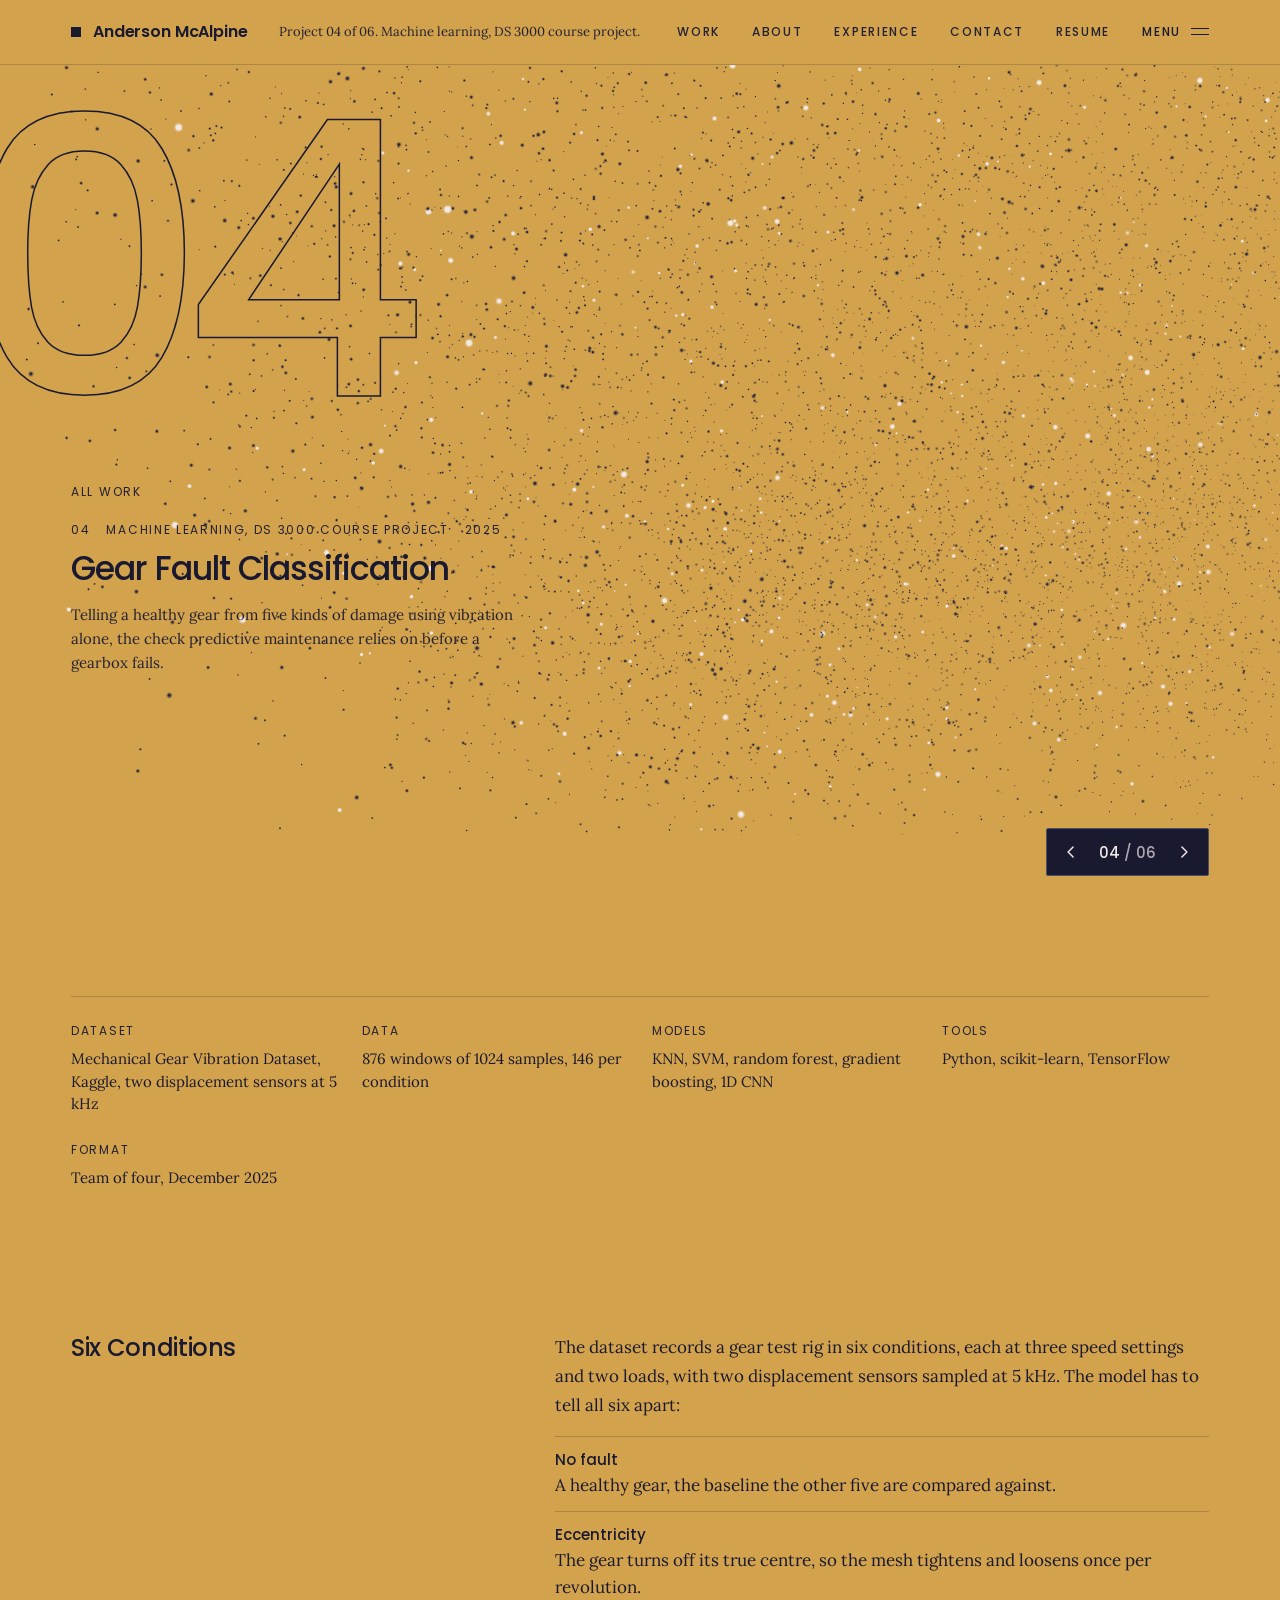
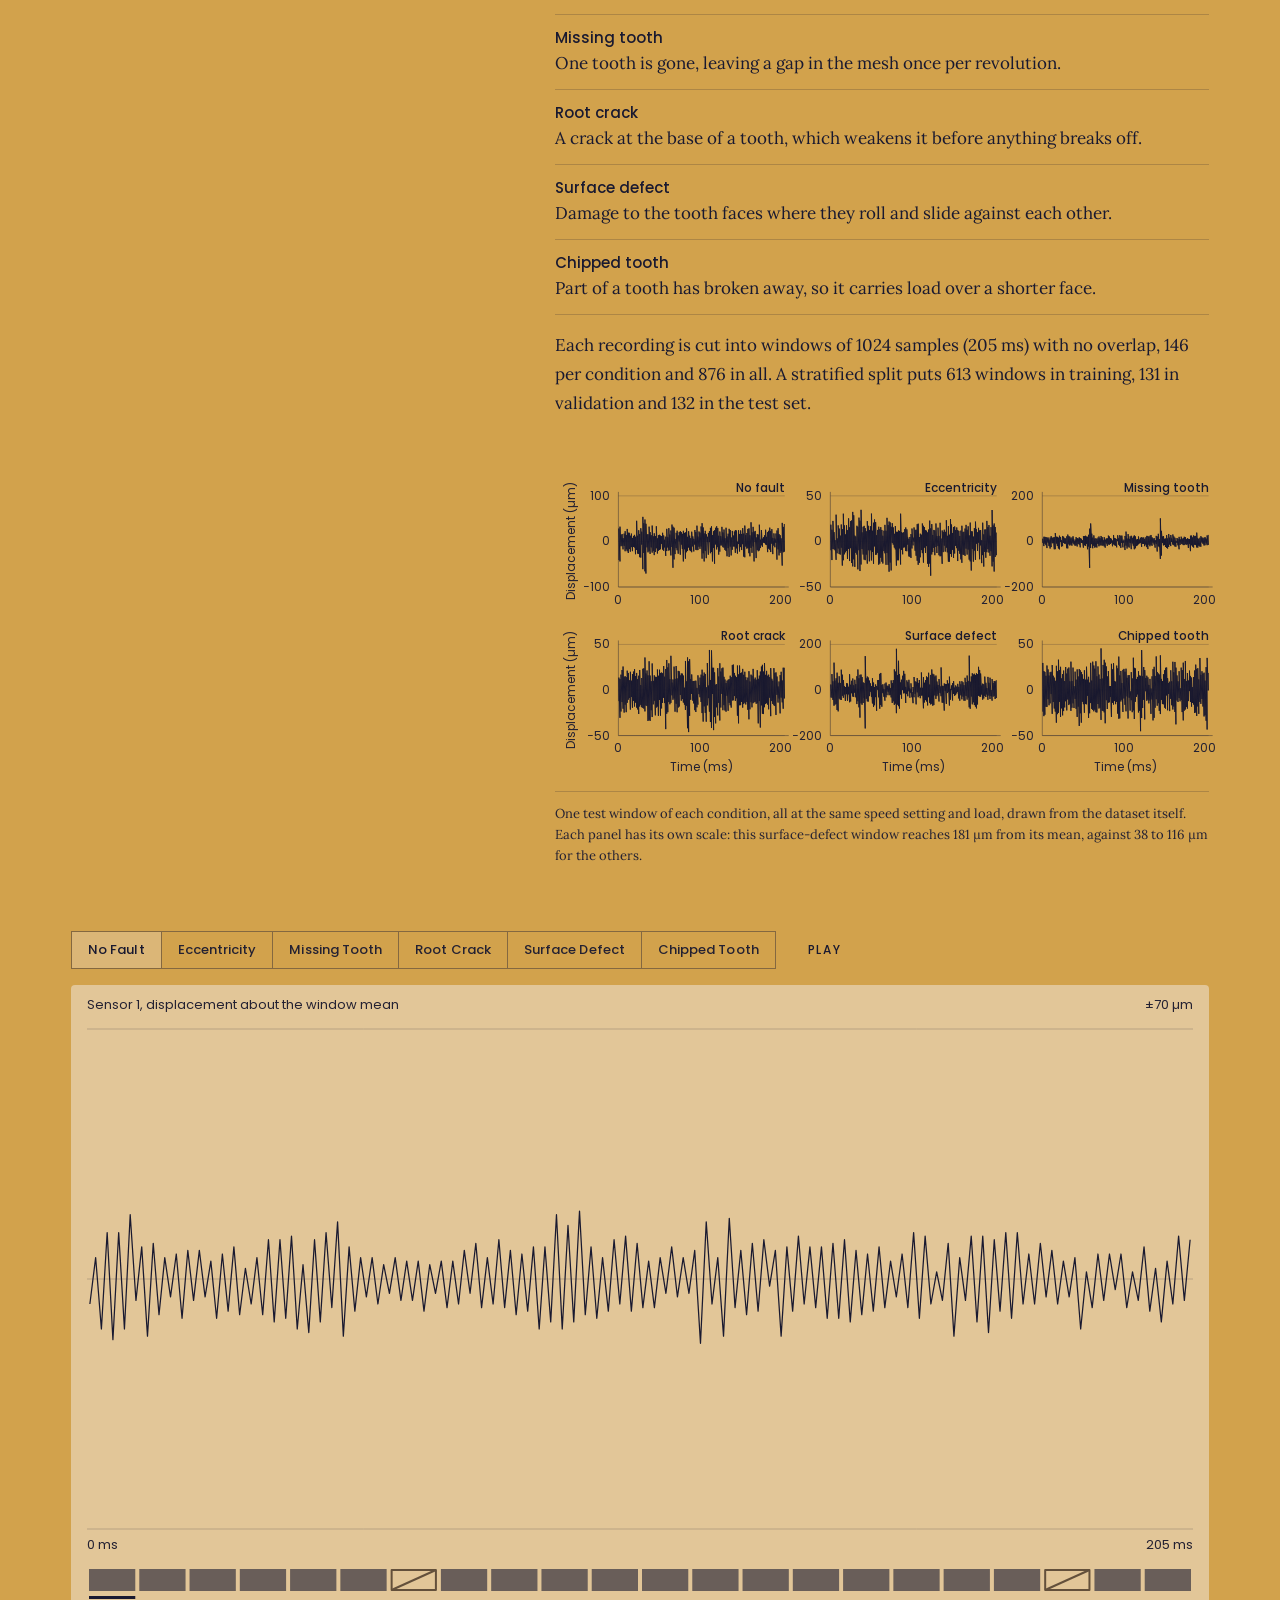
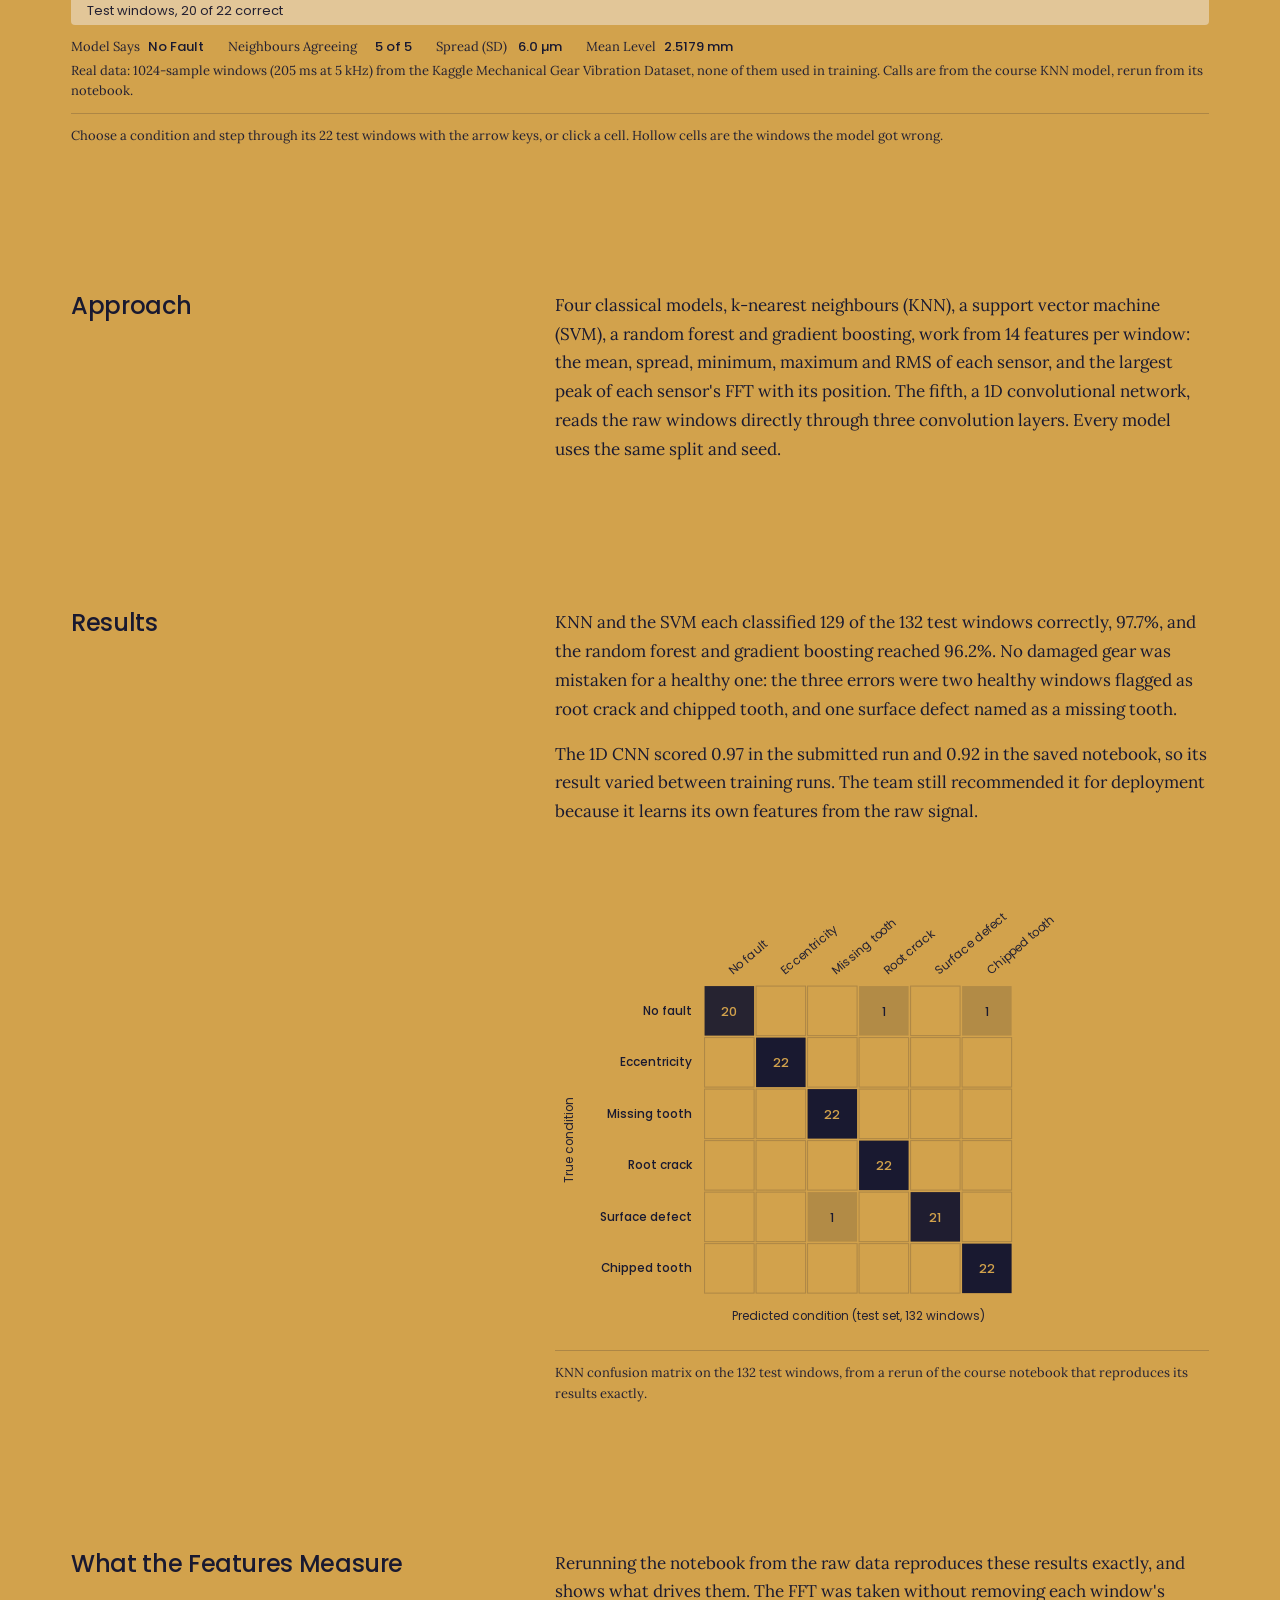
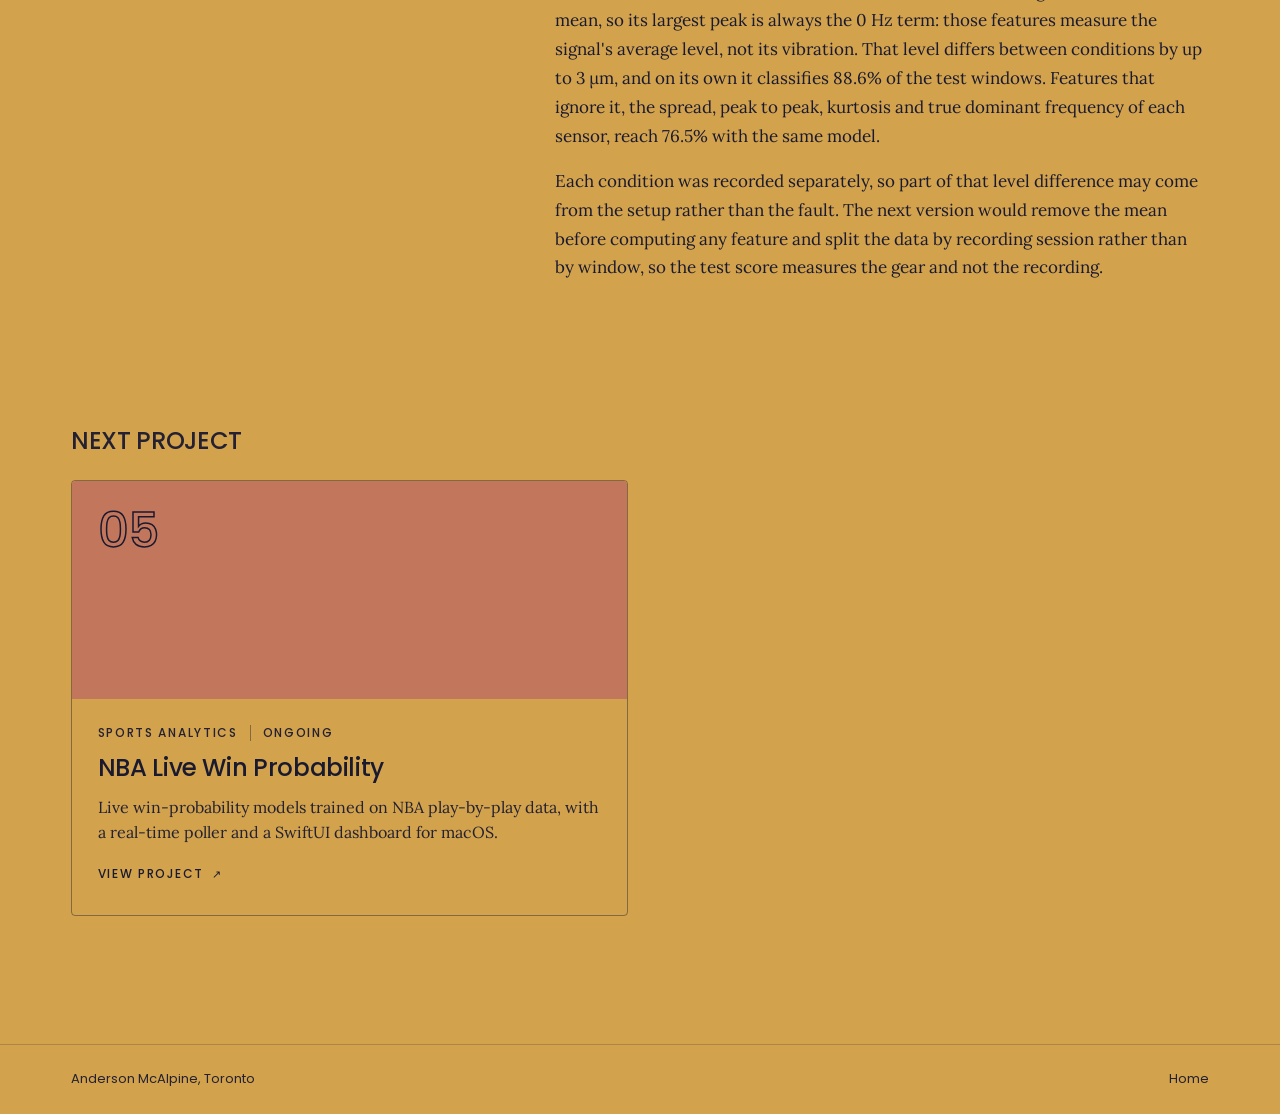
<file: work/gear.html>
<!doctype html>
<html lang="en" class="tinted theme-ochre">
<head>
<!-- Built from content/ by build.py. Edit the content, then run python3 build.py. -->
<meta charset="utf-8">
<meta name="viewport" content="width=device-width, initial-scale=1">
<script>document.documentElement.classList.add('js')</script>
<title>Gear Fault Classification | Anderson McAlpine</title>
<meta name="description" content="Six gear conditions, from healthy to a chipped tooth, classified from two-axis vibration data with five model families.">
<meta name="theme-color" content="#D2A24C">
<link rel="canonical" href="https://andersonmcalpine.com/work/gear.html">
<link rel="icon" href="../assets/favicon.svg" type="image/svg+xml">
<link rel="icon" href="../assets/favicon-32.png" sizes="32x32" type="image/png">
<link rel="apple-touch-icon" href="../assets/apple-touch-icon.png">
<meta property="og:type" content="website">
<meta property="og:site_name" content="Anderson McAlpine">
<meta property="og:title" content="Gear Fault Classification | Anderson McAlpine">
<meta property="og:description" content="Six gear conditions, from healthy to a chipped tooth, classified from two-axis vibration data with five model families.">
<meta property="og:url" content="https://andersonmcalpine.com/work/gear.html">
<meta property="og:image" content="https://andersonmcalpine.com/images/og/gear.png">
<meta property="og:image:width" content="1200">
<meta property="og:image:height" content="630">
<meta name="twitter:card" content="summary_large_image">
<link rel="preconnect" href="https://fonts.googleapis.com">
<link rel="preconnect" href="https://fonts.gstatic.com" crossorigin>
<link rel="stylesheet" href="https://fonts.googleapis.com/css2?family=Lora:ital,wght@0,400;0,500;1,400&family=Poppins:wght@400;500;600;700&display=swap">
<link rel="stylesheet" href="../assets/site.css?v=5e7a7c92">
<link rel="stylesheet" href="../assets/nav.css?v=917d57b8">
<link rel="stylesheet" href="../assets/pages.css?v=75e72bad">
<link rel="stylesheet" href="../assets/demos.css?v=a45bab9c">
<script src="../assets/cloud.js?v=2937656a" defer></script>
<script src="../assets/site.js?v=a3ec5726" defer></script>
<script src="../assets/nav.js?v=1912d596" defer></script>
<script src="../assets/demos.js?v=9a4acbda" defer></script>
<script type="application/json" id="site-data">{"projects": [{"id": "arm", "title": "6-DOF Robotic Arm", "num": "01"}, {"id": "sorter", "title": "Autonomous Sorting Robot", "num": "02"}, {"id": "fastener", "title": "Fastener Recognition", "num": "03"}, {"id": "gear", "title": "Gear Fault Classification", "num": "04"}, {"id": "nba", "title": "NBA Live Win Probability", "num": "05"}, {"id": "servo", "title": "Servo Driver", "num": "06"}], "sections": [{"id": "top", "label": "Home"}, {"id": "work", "label": "Work"}, {"id": "about", "label": "About", "page": "about.html"}, {"id": "experience", "label": "Experience and Education"}, {"id": "skills", "label": "Skills"}, {"id": "contact", "label": "Contact"}, {"id": "resume", "label": "Resume", "page": "resume.html"}], "email": "anderson.mcalpine@gmail.com", "linkedin": "https://www.linkedin.com/in/anderson-mcalpine-620898380", "resume": "resume.pdf", "curve": [[0.0, 0.253], [0.006, 0.253], [0.013, 0.268], [0.019, 0.269], [0.025, 0.3], [0.031, 0.272], [0.037, 0.272], [0.044, 0.273], [0.05, 0.275], [0.056, 0.261], [0.062, 0.276], [0.069, 0.308], [0.075, 0.31], [0.081, 0.362], [0.087, 0.329], [0.094, 0.384], [0.1, 0.384], [0.106, 0.384], [0.113, 0.408], [0.119, 0.409], [0.125, 0.39], [0.131, 0.412], [0.138, 0.434], [0.144, 0.458], [0.15, 0.456], [0.156, 0.46], [0.163, 0.46], [0.169, 0.423], [0.175, 0.449], [0.181, 0.446], [0.188, 0.473], [0.194, 0.492], [0.2, 0.458], [0.206, 0.504], [0.212, 0.5], [0.219, 0.467], [0.225, 0.504], [0.231, 0.507], [0.237, 0.516], [0.244, 0.533], [0.25, 0.532], [0.256, 0.511], [0.263, 0.476], [0.269, 0.469], [0.275, 0.48], [0.281, 0.529], [0.287, 0.522], [0.294, 0.558], [0.3, 0.608], [0.306, 0.579], [0.312, 0.57], [0.319, 0.609], [0.325, 0.576], [0.331, 0.614], [0.338, 0.628], [0.344, 0.676], [0.35, 0.721], [0.356, 0.753], [0.362, 0.765], [0.369, 0.794], [0.375, 0.798], [0.381, 0.824], [0.388, 0.828], [0.394, 0.851], [0.4, 0.862], [0.406, 0.886], [0.412, 0.855], [0.419, 0.855], [0.425, 0.877], [0.431, 0.888], [0.438, 0.91], [0.444, 0.912], [0.45, 0.897], [0.456, 0.902], [0.463, 0.904], [0.469, 0.904], [0.475, 0.897], [0.481, 0.89], [0.487, 0.877], [0.494, 0.868], [0.5, 0.905], [0.506, 0.888], [0.512, 0.888], [0.519, 0.894], [0.525, 0.917], [0.531, 0.907], [0.537, 0.889], [0.544, 0.905], [0.55, 0.893], [0.556, 0.886], [0.562, 0.912], [0.569, 0.926], [0.575, 0.908], [0.581, 0.92], [0.588, 0.914], [0.594, 0.904], [0.6, 0.919], [0.606, 0.921], [0.613, 0.888], [0.619, 0.877], [0.625, 0.895], [0.631, 0.881], [0.637, 0.852], [0.644, 0.838], [0.65, 0.787], [0.656, 0.803], [0.662, 0.803], [0.669, 0.786], [0.675, 0.731], [0.681, 0.796], [0.688, 0.824], [0.694, 0.828], [0.7, 0.753], [0.706, 0.753], [0.713, 0.807], [0.719, 0.869], [0.725, 0.827], [0.731, 0.811], [0.738, 0.817], [0.744, 0.814], [0.75, 0.722], [0.756, 0.697], [0.762, 0.718], [0.769, 0.707], [0.775, 0.74], [0.781, 0.79], [0.787, 0.751], [0.794, 0.73], [0.8, 0.679], [0.806, 0.69], [0.812, 0.69], [0.819, 0.667], [0.825, 0.553], [0.831, 0.52], [0.838, 0.386], [0.844, 0.353], [0.85, 0.472], [0.856, 0.6], [0.863, 0.606], [0.869, 0.73], [0.875, 0.655], [0.881, 0.63], [0.887, 0.499], [0.894, 0.499], [0.9, 0.584], [0.906, 0.584], [0.912, 0.632], [0.919, 0.644], [0.925, 0.644], [0.931, 0.665], [0.938, 0.642], [0.944, 0.642], [0.95, 0.406], [0.956, 0.372], [0.963, 0.408], [0.969, 0.374], [0.975, 0.295], [0.981, 0.116], [0.988, 0.1], [0.994, 0.022], [1.0, 0.005]]}</script>
</head>
<body>
<svg class="sprite" aria-hidden="true" focusable="false"><filter id="duo" color-interpolation-filters="sRGB"><feColorMatrix type="saturate" values="0"/><feComponentTransfer><feFuncR type="table" tableValues="0.133 0.949"/><feFuncG type="table" tableValues="0.133 0.914"/><feFuncB type="table" tableValues="0.231 0.894"/></feComponentTransfer></filter></svg>
<a class="skip" href="#main">Skip to Content</a>
<canvas class="cloud" aria-hidden="true"></canvas>

<header class="hd">
  <div class="hd-bar">
    <a class="brand" href="../index.html" aria-label="Anderson McAlpine, home"><i class="sq" aria-hidden="true"></i><span class="brand-name">Anderson McAlpine</span></a>
    <p class="hd-note note">Project 04 of 06. Machine learning, DS 3000 course project.</p>
    <nav class="hd-links" aria-label="Main">
      <a href="../index.html#work">Work</a>
      <a href="../about.html">About</a>
      <a href="../index.html#experience">Experience</a>
      <a href="../index.html#contact">Contact</a>
      <a href="../resume.html">Resume</a>
    </nav>
    <button class="menu-btn" type="button" aria-expanded="false" aria-controls="menu">Menu</button>
  </div>
</header>

<main id="main">
  <section class="scene c-scene" data-cloud data-shape="gear" data-x="0.56" data-y="-0.04" data-s="0.86" data-a="1" aria-labelledby="c-title">
    <div class="dots rise" style="--d:200ms" aria-hidden="true"></div>
    <div class="giant rise" data-parallax="0.3" aria-hidden="true"><span>04</span></div>
    <i class="hair mid rise" style="--d:320ms" aria-hidden="true"></i>
    <div class="copy">
      <a class="back rise" href="../index.html#work">All Work</a>
      <p class="kind rise" style="--d:60ms"><span>04</span><span>Machine learning, DS 3000 course project</span><span>2025</span></p>
      <h1 class="title" id="c-title" style="view-transition-name: t-gear">Gear Fault Classification</h1>
      <p class="blurb rise" style="--d:160ms">Telling a healthy gear from five kinds of damage using vibration alone, the check predictive maintenance relies on before a gearbox fails.</p>
    </div>
  </section>

  <section class="c-sec" data-cloud data-shape="dust" data-x="0" data-y="0" data-s="1.15" data-a="0.3" aria-label="Project details">
    <div class="wrap">
      <dl class="c-meta reveal">
        <div><dt>Dataset</dt><dd>Mechanical Gear Vibration Dataset, Kaggle, two displacement sensors at 5 kHz</dd></div>
        <div><dt>Data</dt><dd>876 windows of 1024 samples, 146 per condition</dd></div>
        <div><dt>Models</dt><dd>KNN, SVM, random forest, gradient boosting, 1D CNN</dd></div>
        <div><dt>Tools</dt><dd>Python, scikit-learn, TensorFlow</dd></div>
        <div><dt>Format</dt><dd>Team of four, December 2025</dd></div>
      </dl>
    </div>
  </section>

  <section class="c-sec" data-cloud data-shape="dust" data-x="0" data-y="0" data-s="1.15" data-a="0.3" aria-labelledby="s-0">
    <div class="wrap grid">
      <h2 id="s-0" class="reveal">Six Conditions</h2>
      <div class="c-body reveal">
        <p>The dataset records a gear test rig in six conditions, each at three speed settings and two loads, with two displacement sensors sampled at 5 kHz. The model has to tell all six apart:</p>
        <ul class="c-list">
          <li><b>No fault</b> A healthy gear, the baseline the other five are compared against.</li>
          <li><b>Eccentricity</b> The gear turns off its true centre, so the mesh tightens and loosens once per revolution.</li>
          <li><b>Missing tooth</b> One tooth is gone, leaving a gap in the mesh once per revolution.</li>
          <li><b>Root crack</b> A crack at the base of a tooth, which weakens it before anything breaks off.</li>
          <li><b>Surface defect</b> Damage to the tooth faces where they roll and slide against each other.</li>
          <li><b>Chipped tooth</b> Part of a tooth has broken away, so it carries load over a shorter face.</li>
        </ul>
        <p>Each recording is cut into windows of 1024 samples (205 ms) with no overlap, 146 per condition and 876 in all. A stratified split puts 613 windows in training, 131 in validation and 132 in the test set.</p>
      </div>
    </div>
    <figure class="c-fig c-side c-chart wrap reveal">
      <svg aria-label="Six small line charts, one per condition, each showing 205 ms of sensor 1 displacement about its mean on its own scale" class="chart" viewBox="0 0 660 296" width="660" height="296" role="img" xmlns="http://www.w3.org/2000/svg">
<path class="gr" d="M64.0 106.0H232.0 M64.0 60.0H232.0 M64.0 14.0H232.0"/>
<path class="ax" d="M64.0 10.0V106.0H236.0"/>
<text class="tk" x="56.0" y="110.0" text-anchor="end">−100</text>
<text class="tk" x="56.0" y="64.0" text-anchor="end">0</text>
<text class="tk" x="56.0" y="18.0" text-anchor="end">100</text>
<text class="tk" x="64.0" y="123.0" text-anchor="middle">0</text>
<text class="tk" x="146.0" y="123.0" text-anchor="middle">100</text>
<text class="tk" x="228.1" y="123.0" text-anchor="middle">200</text>
<text class="lb" transform="translate(20.0 60.0) rotate(-90)" text-anchor="middle">Displacement (µm)</text>
<path class="s1 thin" d="M64.5 78.4 L64.5 47.0 L65.6 80.2 L65.6 45.1 L66.6 64.9 L66.6 53.4 L67.7 64.4 L67.7 52.5 L68.7 68.0 L68.7 56.6 L69.8 64.5 L69.8 52.1 L70.8 69.9 L70.8 49.7 L71.9 68.0 L71.9 53.5 L72.9 69.9 L72.9 47.4 L74.0 71.7 L74.0 51.2 L75.0 67.7 L75.0 51.3 L76.1 70.3 L76.1 54.2 L77.1 65.7 L77.1 52.1 L78.2 69.8 L78.2 56.5 L79.2 65.6 L79.2 54.4 L80.3 66.1 L80.3 53.4 L81.3 72.9 L81.3 55.3 L82.4 68.6 L82.4 39.2 L83.4 72.3 L83.4 54.3 L84.5 72.7 L84.5 48.7 L85.5 75.9 L85.5 52.6 L86.6 76.3 L86.6 46.7 L87.6 63.2 L87.6 50.2 L88.7 88.0 L88.7 35.2 L89.7 71.7 L89.7 41.7 L90.8 90.2 L90.8 37.9 L91.8 92.4 L91.8 42.2 L92.9 66.0 L92.9 52.9 L93.9 71.0 L93.9 52.7 L95.0 69.9 L95.0 45.1 L96.0 72.6 L96.0 50.6 L97.1 66.0 L97.1 53.7 L98.1 71.3 L98.1 44.0 L99.2 69.5 L99.2 54.8 L100.2 73.8 L100.2 51.8 L101.3 70.7 L101.3 54.5 L102.3 66.9 L102.3 44.7 L103.4 72.2 L103.4 56.9 L104.4 69.4 L104.4 53.7 L105.5 68.6 L105.5 53.3 L106.5 67.9 L106.5 54.1 L107.6 62.4 L107.6 54.6 L108.6 68.2 L108.6 51.3 L109.7 69.4 L109.7 54.0 L110.7 66.1 L110.7 58.3 L111.8 74.6 L111.8 55.2 L112.8 69.7 L112.8 47.3 L113.9 66.2 L113.9 55.8 L114.9 69.3 L114.9 46.6 L116.0 68.7 L116.0 53.1 L117.0 74.1 L117.0 49.0 L118.1 65.7 L118.1 43.0 L119.1 86.6 L119.1 45.1 L120.2 78.2 L120.2 46.2 L121.2 72.8 L121.2 57.4 L122.3 66.7 L122.3 51.3 L123.3 68.9 L123.3 49.2 L124.4 72.4 L124.4 53.9 L125.4 59.8 L125.4 50.6 L126.5 73.4 L126.5 49.6 L127.5 63.2 L127.5 50.6 L128.6 67.6 L128.6 52.3 L129.6 80.2 L129.6 49.3 L130.7 67.9 L130.7 51.4 L131.7 77.4 L131.7 50.9 L132.8 70.9 L132.8 46.8 L133.8 69.6 L133.8 55.4 L134.9 66.2 L134.9 49.7 L135.9 68.9 L135.9 54.2 L137.0 69.8 L137.0 56.8 L138.0 70.9 L138.0 50.2 L139.1 65.1 L139.1 54.9 L140.1 70.1 L140.1 57.4 L141.2 63.3 L141.2 48.5 L142.2 68.5 L142.2 50.6 L143.3 68.8 L143.3 44.1 L144.3 68.7 L144.3 55.1 L145.4 65.4 L145.4 50.0 L146.4 67.5 L146.4 51.1 L147.5 65.1 L147.5 44.9 L148.5 77.4 L148.5 41.6 L149.6 72.0 L149.6 45.9 L150.6 80.2 L150.6 51.9 L151.7 69.5 L151.7 49.3 L152.7 76.9 L152.7 52.7 L153.8 60.6 L153.8 55.3 L154.8 73.4 L154.8 51.4 L155.9 60.7 L155.9 49.5 L156.9 71.9 L156.9 46.3 L158.0 70.7 L158.0 44.8 L159.0 80.2 L159.0 53.7 L160.1 66.5 L160.1 49.7 L161.1 82.5 L161.1 48.7 L162.2 63.1 L162.2 46.2 L163.2 68.1 L163.2 44.7 L164.3 65.8 L164.3 46.5 L165.3 73.3 L165.3 54.3 L166.4 70.3 L166.4 50.0 L167.4 64.1 L167.4 54.7 L168.5 64.0 L168.5 45.3 L169.5 65.8 L169.5 50.9 L170.6 66.3 L170.6 48.0 L171.6 68.6 L171.6 56.7 L172.7 69.7 L172.7 46.2 L173.7 75.0 L173.7 54.9 L174.8 66.7 L174.8 52.2 L175.8 75.6 L175.8 47.3 L176.9 65.2 L176.9 48.5 L177.9 74.1 L177.9 56.0 L179.0 68.4 L179.0 49.4 L180.0 65.1 L180.0 54.0 L181.1 65.1 L181.1 50.0 L182.1 71.5 L182.1 48.6 L183.2 67.0 L183.2 49.0 L184.2 72.3 L184.2 60.3 L185.3 62.5 L185.3 48.7 L186.3 70.2 L186.3 52.5 L187.4 65.7 L187.4 48.9 L188.4 68.7 L188.4 52.5 L189.5 62.8 L189.5 46.6 L190.5 75.3 L190.5 52.1 L191.6 76.0 L191.6 44.0 L192.6 65.2 L192.6 53.7 L193.7 67.3 L193.7 51.5 L194.7 66.7 L194.7 47.4 L195.8 71.9 L195.8 46.8 L196.8 75.0 L196.8 53.8 L197.9 66.6 L197.9 40.7 L198.9 71.5 L198.9 50.7 L200.0 65.1 L200.0 45.3 L201.0 80.2 L201.0 50.2 L202.1 60.7 L202.1 49.4 L203.1 76.8 L203.1 55.9 L204.2 68.6 L204.2 52.7 L205.2 69.9 L205.2 53.1 L206.3 69.1 L206.3 43.1 L207.3 66.7 L207.3 58.2 L208.4 63.9 L208.4 48.5 L209.4 65.4 L209.4 57.2 L210.5 61.2 L210.5 55.8 L211.5 61.7 L211.5 53.9 L212.6 63.1 L212.6 48.2 L213.6 63.5 L213.6 55.4 L214.7 70.8 L214.7 50.7 L215.7 67.3 L215.7 49.3 L216.8 68.3 L216.8 46.1 L217.8 70.7 L217.8 49.6 L218.9 62.3 L218.9 47.6 L219.9 72.8 L219.9 56.5 L221.0 64.3 L221.0 51.9 L222.0 65.9 L222.0 57.1 L223.1 61.5 L223.1 52.0 L224.1 78.4 L224.1 49.0 L225.2 68.0 L225.2 46.6 L226.2 74.1 L226.2 52.6 L227.3 71.5 L227.3 53.7 L228.3 69.8 L228.3 56.9 L229.4 84.4 L229.4 41.3 L230.4 70.9 L230.4 45.3 L231.5 70.3 L231.5 42.8"/>
<text class="nm" x="232.0" y="10.0" text-anchor="end">No fault</text>
<path class="gr" d="M278.0 106.0H446.0 M278.0 60.0H446.0 M278.0 14.0H446.0"/>
<path class="ax" d="M278.0 10.0V106.0H450.0"/>
<text class="tk" x="270.0" y="110.0" text-anchor="end">−50</text>
<text class="tk" x="270.0" y="64.0" text-anchor="end">0</text>
<text class="tk" x="270.0" y="18.0" text-anchor="end">50</text>
<text class="tk" x="278.0" y="123.0" text-anchor="middle">0</text>
<text class="tk" x="360.0" y="123.0" text-anchor="middle">100</text>
<text class="tk" x="442.1" y="123.0" text-anchor="middle">200</text>
<path class="s1 thin" d="M278.5 68.5 L278.5 43.1 L279.6 78.8 L279.6 48.2 L280.6 67.7 L280.6 39.3 L281.7 68.0 L281.7 50.6 L282.7 68.9 L282.7 58.6 L283.8 78.6 L283.8 33.0 L284.8 72.0 L284.8 56.9 L285.9 67.1 L285.9 43.8 L286.9 72.7 L286.9 47.0 L288.0 73.3 L288.0 54.1 L289.0 66.3 L289.0 42.9 L290.1 84.4 L290.1 47.6 L291.1 79.0 L291.1 32.0 L292.2 73.0 L292.2 43.8 L293.2 71.0 L293.2 52.9 L294.3 69.4 L294.3 43.7 L295.3 77.7 L295.3 48.7 L296.4 67.5 L296.4 36.7 L297.4 79.8 L297.4 45.8 L298.5 66.8 L298.5 39.5 L299.5 81.8 L299.5 38.8 L300.6 85.2 L300.6 30.2 L301.6 78.1 L301.6 33.6 L302.7 85.7 L302.7 54.1 L303.7 71.5 L303.7 55.0 L304.8 73.3 L304.8 44.2 L305.8 88.2 L305.8 45.2 L306.9 68.9 L306.9 36.0 L307.9 89.9 L307.9 39.0 L309.0 83.3 L309.0 28.1 L310.0 67.7 L310.0 50.8 L311.1 73.2 L311.1 45.2 L312.1 78.4 L312.1 44.3 L313.2 78.9 L313.2 46.6 L314.2 73.3 L314.2 49.7 L315.3 82.4 L315.3 39.5 L316.3 68.9 L316.3 44.2 L317.4 80.1 L317.4 48.4 L318.4 68.9 L318.4 44.6 L319.5 79.2 L319.5 31.9 L320.5 70.6 L320.5 49.2 L321.6 82.6 L321.6 41.1 L322.6 65.0 L322.6 37.8 L323.7 73.6 L323.7 40.5 L324.7 73.2 L324.7 53.7 L325.8 71.5 L325.8 48.4 L326.8 83.5 L326.8 45.2 L327.9 82.4 L327.9 47.8 L328.9 76.5 L328.9 45.6 L330.0 80.5 L330.0 48.4 L331.0 82.3 L331.0 54.3 L332.1 69.8 L332.1 49.2 L333.1 72.0 L333.1 43.3 L334.2 83.6 L334.2 49.2 L335.2 71.7 L335.2 36.2 L336.3 83.7 L336.3 43.5 L337.3 90.6 L337.3 39.9 L338.4 81.3 L338.4 40.8 L339.4 89.3 L339.4 45.2 L340.5 61.5 L340.5 41.6 L341.5 63.2 L341.5 45.8 L342.6 66.2 L342.6 52.3 L343.6 68.0 L343.6 44.5 L344.7 84.4 L344.7 50.3 L345.7 79.0 L345.7 50.3 L346.8 79.0 L346.8 48.9 L347.8 67.0 L347.8 49.4 L348.9 83.3 L348.9 32.0 L349.9 68.5 L349.9 50.6 L351.0 73.0 L351.0 51.3 L352.0 66.2 L352.0 50.8 L353.1 65.9 L353.1 47.6 L354.1 69.7 L354.1 45.9 L355.2 69.9 L355.2 47.8 L356.2 63.3 L356.2 56.0 L357.3 75.1 L357.3 57.6 L358.3 75.5 L358.3 55.5 L359.4 76.7 L359.4 52.6 L360.4 67.1 L360.4 47.0 L361.5 64.0 L361.5 56.0 L362.5 60.2 L362.5 45.9 L363.6 69.4 L363.6 48.4 L364.6 74.5 L364.6 48.2 L365.7 79.5 L365.7 42.6 L366.7 83.6 L366.7 42.1 L367.8 81.6 L367.8 55.5 L368.8 76.0 L368.8 52.2 L369.9 68.7 L369.9 53.2 L370.9 71.8 L370.9 41.9 L372.0 81.4 L372.0 44.2 L373.0 66.2 L373.0 45.6 L374.1 71.7 L374.1 48.7 L375.1 64.7 L375.1 49.2 L376.2 82.5 L376.2 50.9 L377.2 85.6 L377.2 48.0 L378.3 82.4 L378.3 39.0 L379.3 94.6 L379.3 46.8 L380.4 73.2 L380.4 42.5 L381.4 70.8 L381.4 53.5 L382.5 66.6 L382.5 48.4 L383.5 73.9 L383.5 48.9 L384.6 65.7 L384.6 41.9 L385.6 71.7 L385.6 54.6 L386.7 64.7 L386.7 46.1 L387.7 73.9 L387.7 54.4 L388.8 75.0 L388.8 41.2 L389.8 74.6 L389.8 57.1 L390.9 82.6 L390.9 48.9 L391.9 70.8 L391.9 50.3 L393.0 64.2 L393.0 48.2 L394.0 70.3 L394.0 50.3 L395.1 66.3 L395.1 38.6 L396.1 71.0 L396.1 54.3 L397.2 80.4 L397.2 44.5 L398.2 80.5 L398.2 53.2 L399.3 72.7 L399.3 37.4 L400.3 75.5 L400.3 42.9 L401.4 68.5 L401.4 51.5 L402.4 76.7 L402.4 45.5 L403.5 72.2 L403.5 44.9 L404.5 64.5 L404.5 48.5 L405.6 66.8 L405.6 45.9 L406.6 79.8 L406.6 48.5 L407.7 69.4 L407.7 49.4 L408.7 72.5 L408.7 54.6 L409.8 78.1 L409.8 49.1 L410.8 81.6 L410.8 44.2 L411.9 73.4 L411.9 50.6 L412.9 73.6 L412.9 50.2 L414.0 74.6 L414.0 47.0 L415.0 67.3 L415.0 43.3 L416.1 73.3 L416.1 48.2 L417.1 68.2 L417.1 44.7 L418.2 78.4 L418.2 53.9 L419.2 80.1 L419.2 41.0 L420.3 89.4 L420.3 49.7 L421.3 67.5 L421.3 49.9 L422.4 80.4 L422.4 55.1 L423.4 69.2 L423.4 46.6 L424.5 78.6 L424.5 40.0 L425.5 62.3 L425.5 47.6 L426.6 69.6 L426.6 50.8 L427.6 61.2 L427.6 46.3 L428.7 78.0 L428.7 48.9 L429.7 64.0 L429.7 48.5 L430.8 81.9 L430.8 58.8 L431.8 73.8 L431.8 41.1 L432.9 85.4 L432.9 52.9 L433.9 70.6 L433.9 48.0 L435.0 76.5 L435.0 47.9 L436.0 70.9 L436.0 39.3 L437.1 67.8 L437.1 45.6 L438.1 71.3 L438.1 43.5 L439.2 74.5 L439.2 54.3 L440.2 69.9 L440.2 45.6 L441.3 85.2 L441.3 28.3 L442.3 80.4 L442.3 43.8 L443.4 90.4 L443.4 41.9 L444.4 75.7 L444.4 45.4 L445.5 73.9 L445.5 51.4"/>
<text class="nm" x="446.0" y="10.0" text-anchor="end">Eccentricity</text>
<path class="gr" d="M492.0 106.0H660.0 M492.0 60.0H660.0 M492.0 14.0H660.0"/>
<path class="ax" d="M492.0 10.0V106.0H664.0"/>
<text class="tk" x="484.0" y="110.0" text-anchor="end">−200</text>
<text class="tk" x="484.0" y="64.0" text-anchor="end">0</text>
<text class="tk" x="484.0" y="18.0" text-anchor="end">200</text>
<text class="tk" x="492.0" y="123.0" text-anchor="middle">0</text>
<text class="tk" x="574.0" y="123.0" text-anchor="middle">100</text>
<text class="tk" x="656.1" y="123.0" text-anchor="middle">200</text>
<path class="s1 thin" d="M492.5 61.3 L492.5 57.3 L493.6 64.7 L493.6 55.3 L494.6 62.3 L494.6 55.4 L495.7 63.8 L495.7 55.6 L496.7 66.7 L496.7 56.2 L497.8 61.3 L497.8 56.0 L498.8 64.7 L498.8 58.0 L499.9 67.2 L499.9 56.1 L500.9 65.7 L500.9 54.7 L502.0 61.9 L502.0 56.4 L503.0 61.6 L503.0 55.9 L504.1 67.9 L504.1 55.7 L505.1 67.8 L505.1 51.6 L506.2 62.1 L506.2 55.3 L507.2 64.6 L507.2 55.4 L508.3 67.1 L508.3 56.2 L509.3 68.0 L509.3 54.2 L510.4 60.6 L510.4 55.5 L511.4 65.2 L511.4 58.9 L512.5 64.8 L512.5 54.5 L513.5 61.5 L513.5 55.3 L514.6 62.3 L514.6 56.8 L515.6 62.2 L515.6 57.0 L516.7 66.9 L516.7 54.9 L517.7 67.0 L517.7 53.1 L518.8 63.0 L518.8 54.7 L519.8 64.1 L519.8 55.2 L520.9 63.3 L520.9 57.0 L521.9 64.3 L521.9 56.0 L523.0 61.9 L523.0 54.8 L524.0 63.0 L524.0 59.3 L525.1 64.4 L525.1 58.0 L526.1 63.9 L526.1 55.7 L527.2 65.1 L527.2 56.6 L528.2 62.6 L528.2 57.0 L529.3 63.2 L529.3 55.8 L530.3 66.0 L530.3 56.7 L531.4 61.6 L531.4 57.3 L532.4 61.4 L532.4 58.8 L533.5 66.3 L533.5 54.7 L534.5 63.9 L534.5 54.6 L535.6 64.5 L535.6 54.3 L536.6 62.4 L536.6 55.1 L537.7 67.9 L537.7 55.3 L538.7 65.1 L538.7 53.3 L539.8 86.7 L539.8 47.1 L540.8 66.6 L540.8 41.9 L541.9 62.8 L541.9 52.2 L542.9 66.9 L542.9 56.2 L544.0 64.5 L544.0 53.9 L545.0 66.3 L545.0 57.2 L546.1 65.7 L546.1 56.8 L547.1 66.2 L547.1 57.5 L548.2 62.6 L548.2 56.2 L549.2 64.9 L549.2 55.0 L550.3 64.1 L550.3 56.7 L551.3 63.8 L551.3 54.5 L552.4 64.3 L552.4 55.7 L553.4 64.0 L553.4 58.4 L554.5 65.0 L554.5 55.7 L555.5 66.3 L555.5 58.1 L556.6 62.1 L556.6 57.0 L557.6 64.5 L557.6 56.8 L558.7 63.0 L558.7 54.1 L559.7 63.3 L559.7 55.0 L560.8 62.6 L560.8 56.7 L561.8 61.3 L561.8 57.3 L562.9 64.9 L562.9 59.1 L563.9 63.0 L563.9 53.5 L565.0 63.9 L565.0 56.6 L566.0 64.3 L566.0 57.0 L567.1 66.0 L567.1 57.7 L568.1 59.6 L568.1 53.8 L569.2 63.4 L569.2 56.9 L570.2 64.7 L570.2 53.7 L571.3 66.5 L571.3 54.4 L572.3 61.6 L572.3 54.1 L573.4 66.0 L573.4 59.4 L574.4 61.4 L574.4 58.2 L575.5 68.7 L575.5 54.5 L576.5 64.3 L576.5 50.1 L577.6 67.2 L577.6 57.0 L578.6 65.3 L578.6 52.6 L579.7 66.2 L579.7 57.3 L580.7 61.6 L580.7 54.9 L581.8 67.8 L581.8 54.3 L582.8 62.0 L582.8 56.4 L583.9 64.3 L583.9 55.0 L584.9 67.9 L584.9 53.9 L586.0 66.9 L586.0 54.9 L587.0 64.7 L587.0 58.1 L588.1 64.0 L588.1 57.6 L589.1 62.9 L589.1 55.0 L590.2 62.0 L590.2 58.2 L591.2 61.3 L591.2 56.3 L592.3 65.5 L592.3 55.7 L593.3 62.5 L593.3 56.3 L594.4 62.6 L594.4 56.0 L595.4 64.8 L595.4 57.6 L596.5 63.3 L596.5 55.9 L597.5 65.8 L597.5 54.4 L598.6 67.7 L598.6 54.5 L599.6 63.4 L599.6 55.4 L600.7 64.9 L600.7 54.3 L601.7 63.5 L601.7 53.5 L602.8 64.5 L602.8 55.9 L603.8 61.4 L603.8 57.2 L604.9 63.2 L604.9 56.6 L605.9 66.3 L605.9 58.6 L607.0 62.5 L607.0 54.4 L608.0 70.2 L608.0 55.0 L609.1 64.9 L609.1 52.3 L610.1 65.8 L610.1 57.6 L611.2 77.7 L611.2 36.7 L612.2 74.3 L612.2 49.3 L613.3 61.4 L613.3 55.1 L614.3 64.0 L614.3 54.6 L615.4 63.6 L615.4 57.4 L616.4 65.6 L616.4 57.1 L617.5 66.5 L617.5 53.7 L618.5 67.2 L618.5 57.0 L619.6 65.6 L619.6 52.5 L620.6 63.2 L620.6 56.2 L621.7 64.7 L621.7 53.5 L622.7 60.6 L622.7 57.1 L623.8 63.2 L623.8 53.0 L624.8 63.8 L624.8 55.0 L625.9 65.1 L625.9 56.3 L626.9 65.3 L626.9 59.4 L628.0 61.5 L628.0 56.6 L629.0 64.0 L629.0 57.3 L630.1 67.9 L630.1 55.4 L631.1 63.6 L631.1 57.7 L632.2 62.4 L632.2 55.2 L633.2 62.8 L633.2 57.3 L634.3 63.7 L634.3 56.7 L635.3 63.7 L635.3 55.3 L636.4 62.9 L636.4 55.7 L637.4 63.3 L637.4 57.7 L638.5 62.9 L638.5 56.8 L639.5 66.6 L639.5 57.4 L640.6 62.3 L640.6 57.6 L641.6 69.8 L641.6 54.2 L642.7 63.9 L642.7 54.1 L643.7 65.2 L643.7 56.0 L644.8 66.2 L644.8 53.9 L645.8 63.4 L645.8 54.8 L646.9 63.7 L646.9 54.4 L647.9 66.1 L647.9 51.1 L649.0 66.2 L649.0 56.7 L650.0 64.4 L650.0 57.6 L651.1 65.2 L651.1 56.3 L652.1 65.3 L652.1 54.7 L653.2 61.2 L653.2 55.9 L654.2 62.4 L654.2 56.8 L655.3 64.1 L655.3 56.2 L656.3 63.8 L656.3 55.7 L657.4 62.0 L657.4 57.1 L658.4 63.8 L658.4 54.0 L659.5 63.5 L659.5 53.8"/>
<text class="nm" x="660.0" y="10.0" text-anchor="end">Missing tooth</text>
<path class="gr" d="M64.0 256.0H232.0 M64.0 210.0H232.0 M64.0 164.0H232.0"/>
<path class="ax" d="M64.0 160.0V256.0H236.0"/>
<text class="tk" x="56.0" y="260.0" text-anchor="end">−50</text>
<text class="tk" x="56.0" y="214.0" text-anchor="end">0</text>
<text class="tk" x="56.0" y="168.0" text-anchor="end">50</text>
<text class="tk" x="64.0" y="273.0" text-anchor="middle">0</text>
<text class="tk" x="146.0" y="273.0" text-anchor="middle">100</text>
<text class="tk" x="228.1" y="273.0" text-anchor="middle">200</text>
<text class="lb" x="148.0" y="292.0" text-anchor="middle">Time (ms)</text>
<text class="lb" transform="translate(20.0 210.0) rotate(-90)" text-anchor="middle">Displacement (µm)</text>
<path class="s1 thin" d="M64.5 220.9 L64.5 197.5 L65.6 238.1 L65.6 199.0 L66.6 231.7 L66.6 194.5 L67.7 222.2 L67.7 189.8 L68.7 228.9 L68.7 186.3 L69.8 232.8 L69.8 196.7 L70.8 224.8 L70.8 196.1 L71.9 232.4 L71.9 197.0 L72.9 222.9 L72.9 190.5 L74.0 219.8 L74.0 192.8 L75.0 218.0 L75.0 200.1 L76.1 229.8 L76.1 191.6 L77.1 217.0 L77.1 200.6 L78.2 227.9 L78.2 194.0 L79.2 220.9 L79.2 191.4 L80.3 226.7 L80.3 189.0 L81.3 222.7 L81.3 195.9 L82.4 227.8 L82.4 192.8 L83.4 229.6 L83.4 199.1 L84.5 234.2 L84.5 195.6 L85.5 226.7 L85.5 189.8 L86.6 225.0 L86.6 205.0 L87.6 227.4 L87.6 197.9 L88.7 228.1 L88.7 188.6 L89.7 228.8 L89.7 188.1 L90.8 231.6 L90.8 177.2 L91.8 225.7 L91.8 193.3 L92.9 226.2 L92.9 190.3 L93.9 241.3 L93.9 195.2 L95.0 240.1 L95.0 181.0 L96.0 241.3 L96.0 195.4 L97.1 230.4 L97.1 201.1 L98.1 237.3 L98.1 183.2 L99.2 224.5 L99.2 200.8 L100.2 220.8 L100.2 195.2 L101.3 235.6 L101.3 196.7 L102.3 227.7 L102.3 196.8 L103.4 226.7 L103.4 189.3 L104.4 236.1 L104.4 195.6 L105.5 220.1 L105.5 189.5 L106.5 235.9 L106.5 192.8 L107.6 228.6 L107.6 192.4 L108.6 223.0 L108.6 193.1 L109.7 218.0 L109.7 185.8 L110.7 223.2 L110.7 196.6 L111.8 249.5 L111.8 188.8 L112.8 234.0 L112.8 179.7 L113.9 232.4 L113.9 187.2 L114.9 222.2 L114.9 183.1 L116.0 224.4 L116.0 199.1 L117.0 223.0 L117.0 175.5 L118.1 215.4 L118.1 202.5 L119.1 219.9 L119.1 199.4 L120.2 218.5 L120.2 186.4 L121.2 231.9 L121.2 198.7 L122.3 223.9 L122.3 185.8 L123.3 232.5 L123.3 198.3 L124.4 227.7 L124.4 190.7 L125.4 226.7 L125.4 191.1 L126.5 215.0 L126.5 195.2 L127.5 220.8 L127.5 193.3 L128.6 219.1 L128.6 193.5 L129.6 222.7 L129.6 195.4 L130.7 224.8 L130.7 207.7 L131.7 230.2 L131.7 180.7 L132.8 225.8 L132.8 201.3 L133.8 248.6 L133.8 177.1 L134.9 252.5 L134.9 181.0 L135.9 236.1 L135.9 178.9 L137.0 219.9 L137.0 199.0 L138.0 214.0 L138.0 194.3 L139.1 220.8 L139.1 201.1 L140.1 223.6 L140.1 200.9 L141.2 230.4 L141.2 200.8 L142.2 232.2 L142.2 200.6 L143.3 227.5 L143.3 207.9 L144.3 224.8 L144.3 195.2 L145.4 214.2 L145.4 205.0 L146.4 217.3 L146.4 197.5 L147.5 222.1 L147.5 194.5 L148.5 233.3 L148.5 189.5 L149.6 241.9 L149.6 195.6 L150.6 226.5 L150.6 192.4 L151.7 233.1 L151.7 193.8 L152.7 242.0 L152.7 207.2 L153.8 225.5 L153.8 182.8 L154.8 218.2 L154.8 205.5 L155.9 231.9 L155.9 169.6 L156.9 242.3 L156.9 199.9 L158.0 248.4 L158.0 170.0 L159.0 214.0 L159.0 187.6 L160.1 250.5 L160.1 187.6 L161.1 237.3 L161.1 192.2 L162.2 243.7 L162.2 204.6 L163.2 227.5 L163.2 204.1 L164.3 235.7 L164.3 187.9 L165.3 223.0 L165.3 196.4 L166.4 240.8 L166.4 183.0 L167.4 227.7 L167.4 191.4 L168.5 214.0 L168.5 188.1 L169.5 230.4 L169.5 187.4 L170.6 225.3 L170.6 196.7 L171.6 230.7 L171.6 199.4 L172.7 231.9 L172.7 203.0 L173.7 215.9 L173.7 200.6 L174.8 231.0 L174.8 199.7 L175.8 222.9 L175.8 199.0 L176.9 225.4 L176.9 195.6 L177.9 227.8 L177.9 197.0 L179.0 220.6 L179.0 184.9 L180.0 220.4 L180.0 184.3 L181.1 216.1 L181.1 192.8 L182.1 221.0 L182.1 195.6 L183.2 218.3 L183.2 197.1 L184.2 235.9 L184.2 185.3 L185.3 243.7 L185.3 194.3 L186.3 225.4 L186.3 185.3 L187.4 225.3 L187.4 192.9 L188.4 222.1 L188.4 192.4 L189.5 227.8 L189.5 188.7 L190.5 224.2 L190.5 194.7 L191.6 222.9 L191.6 191.6 L192.6 224.6 L192.6 197.0 L193.7 222.1 L193.7 200.1 L194.7 230.0 L194.7 197.5 L195.8 239.6 L195.8 191.0 L196.8 229.5 L196.8 201.4 L197.9 222.4 L197.9 194.5 L198.9 227.5 L198.9 195.5 L200.0 223.3 L200.0 188.7 L201.0 222.4 L201.0 199.1 L202.1 221.8 L202.1 197.5 L203.1 223.9 L203.1 199.6 L204.2 223.4 L204.2 190.0 L205.2 243.7 L205.2 198.7 L206.3 221.2 L206.3 195.5 L207.3 247.9 L207.3 191.4 L208.4 225.5 L208.4 186.3 L209.4 234.0 L209.4 184.6 L210.5 234.3 L210.5 191.4 L211.5 227.4 L211.5 182.8 L212.6 224.2 L212.6 194.7 L213.6 223.3 L213.6 190.7 L214.7 224.8 L214.7 195.6 L215.7 229.5 L215.7 194.5 L216.8 217.8 L216.8 197.0 L217.8 236.4 L217.8 187.9 L218.9 221.2 L218.9 198.7 L219.9 224.1 L219.9 200.6 L221.0 225.4 L221.0 187.9 L222.0 226.2 L222.0 192.8 L223.1 235.2 L223.1 192.2 L224.1 214.9 L224.1 196.4 L225.2 222.7 L225.2 206.4 L226.2 218.6 L226.2 201.4 L227.3 233.6 L227.3 195.0 L228.3 217.7 L228.3 191.6 L229.4 222.5 L229.4 200.4 L230.4 228.9 L230.4 187.5 L231.5 218.5 L231.5 187.9"/>
<text class="nm" x="232.0" y="160.0" text-anchor="end">Root crack</text>
<path class="gr" d="M278.0 256.0H446.0 M278.0 210.0H446.0 M278.0 164.0H446.0"/>
<path class="ax" d="M278.0 160.0V256.0H450.0"/>
<text class="tk" x="270.0" y="260.0" text-anchor="end">−200</text>
<text class="tk" x="270.0" y="214.0" text-anchor="end">0</text>
<text class="tk" x="270.0" y="168.0" text-anchor="end">200</text>
<text class="tk" x="278.0" y="273.0" text-anchor="middle">0</text>
<text class="tk" x="360.0" y="273.0" text-anchor="middle">100</text>
<text class="tk" x="442.1" y="273.0" text-anchor="middle">200</text>
<text class="lb" x="362.0" y="292.0" text-anchor="middle">Time (ms)</text>
<path class="s1 thin" d="M278.5 217.2 L278.5 204.5 L279.6 217.8 L279.6 193.9 L280.6 220.0 L280.6 201.2 L281.7 225.9 L281.7 182.4 L282.7 224.8 L282.7 200.5 L283.8 224.1 L283.8 198.2 L284.8 230.2 L284.8 192.5 L285.9 231.6 L285.9 202.7 L286.9 218.7 L286.9 196.1 L288.0 219.7 L288.0 202.9 L289.0 220.1 L289.0 189.5 L290.1 215.8 L290.1 194.5 L291.1 217.8 L291.1 200.0 L292.2 214.5 L292.2 206.2 L293.2 221.1 L293.2 207.0 L294.3 214.2 L294.3 203.2 L295.3 220.8 L295.3 203.4 L296.4 214.4 L296.4 206.8 L297.4 222.4 L297.4 194.1 L298.5 221.6 L298.5 204.7 L299.5 213.3 L299.5 200.7 L300.6 216.6 L300.6 198.4 L301.6 217.0 L301.6 205.3 L302.7 212.9 L302.7 199.7 L303.7 217.4 L303.7 204.0 L304.8 224.2 L304.8 196.1 L305.8 221.4 L305.8 189.3 L306.9 227.5 L306.9 198.2 L307.9 237.9 L307.9 194.7 L309.0 223.5 L309.0 194.4 L310.0 224.9 L310.0 196.9 L311.1 223.1 L311.1 202.3 L312.1 218.3 L312.1 202.9 L313.2 248.8 L313.2 175.8 L314.2 218.9 L314.2 198.2 L315.3 221.5 L315.3 196.4 L316.3 221.7 L316.3 197.4 L317.4 216.2 L317.4 200.5 L318.4 211.7 L318.4 203.3 L319.5 216.9 L319.5 206.1 L320.5 223.6 L320.5 198.1 L321.6 227.2 L321.6 202.5 L322.6 225.4 L322.6 207.0 L323.7 217.2 L323.7 204.4 L324.7 231.0 L324.7 206.0 L325.8 209.7 L325.8 200.0 L326.8 217.4 L326.8 199.9 L327.9 228.9 L327.9 193.7 L328.9 225.2 L328.9 192.8 L330.0 226.9 L330.0 205.0 L331.0 213.2 L331.0 204.2 L332.1 216.9 L332.1 209.2 L333.1 220.8 L333.1 203.6 L334.2 217.4 L334.2 202.5 L335.2 215.2 L335.2 205.7 L336.3 211.8 L336.3 205.7 L337.3 215.3 L337.3 204.1 L338.4 214.9 L338.4 207.9 L339.4 217.5 L339.4 200.3 L340.5 223.1 L340.5 202.9 L341.5 221.4 L341.5 200.0 L342.6 225.0 L342.6 189.2 L343.6 223.7 L343.6 191.4 L344.7 233.4 L344.7 168.4 L345.7 224.8 L345.7 195.0 L346.8 226.3 L346.8 180.5 L347.8 228.8 L347.8 194.0 L348.9 214.6 L348.9 202.4 L349.9 218.8 L349.9 199.6 L351.0 210.1 L351.0 195.6 L352.0 213.4 L352.0 190.7 L353.1 213.2 L353.1 193.7 L354.1 223.1 L354.1 206.9 L355.2 214.1 L355.2 200.3 L356.2 216.3 L356.2 202.1 L357.3 211.4 L357.3 199.7 L358.3 217.8 L358.3 208.5 L359.4 213.2 L359.4 203.3 L360.4 217.4 L360.4 212.0 L361.5 223.3 L361.5 207.0 L362.5 217.3 L362.5 196.9 L363.6 213.9 L363.6 201.3 L364.6 224.5 L364.6 201.7 L365.7 212.4 L365.7 198.0 L366.7 217.3 L366.7 202.8 L367.8 216.1 L367.8 199.9 L368.8 218.3 L368.8 207.7 L369.9 215.6 L369.9 192.3 L370.9 215.5 L370.9 207.8 L372.0 228.5 L372.0 197.1 L373.0 222.6 L373.0 202.7 L374.1 220.2 L374.1 200.0 L375.1 221.6 L375.1 196.3 L376.2 225.6 L376.2 197.3 L377.2 217.3 L377.2 192.6 L378.3 223.2 L378.3 204.5 L379.3 224.6 L379.3 194.8 L380.4 224.0 L380.4 189.3 L381.4 225.9 L381.4 193.6 L382.5 225.2 L382.5 194.3 L383.5 215.5 L383.5 196.4 L384.6 219.0 L384.6 195.4 L385.6 216.2 L385.6 201.4 L386.7 214.6 L386.7 204.9 L387.7 221.6 L387.7 198.9 L388.8 213.1 L388.8 206.3 L389.8 216.3 L389.8 187.2 L390.9 222.8 L390.9 205.8 L391.9 222.9 L391.9 205.8 L393.0 230.8 L393.0 203.4 L394.0 210.9 L394.0 203.9 L395.1 224.1 L395.1 204.0 L396.1 213.1 L396.1 200.2 L397.2 211.7 L397.2 203.5 L398.2 225.7 L398.2 196.5 L399.3 219.8 L399.3 208.9 L400.3 209.9 L400.3 205.4 L401.4 220.6 L401.4 203.1 L402.4 213.9 L402.4 201.0 L403.5 215.9 L403.5 207.6 L404.5 215.1 L404.5 205.4 L405.6 213.5 L405.6 206.7 L406.6 211.9 L406.6 203.8 L407.7 218.6 L407.7 206.9 L408.7 220.8 L408.7 201.2 L409.8 215.4 L409.8 204.3 L410.8 219.4 L410.8 201.1 L411.9 216.7 L411.9 202.2 L412.9 220.8 L412.9 205.1 L414.0 220.8 L414.0 197.7 L415.0 216.0 L415.0 201.9 L416.1 219.7 L416.1 195.4 L417.1 217.6 L417.1 200.8 L418.2 227.5 L418.2 175.3 L419.2 229.0 L419.2 201.6 L420.3 216.6 L420.3 196.3 L421.3 224.5 L421.3 193.1 L422.4 222.4 L422.4 194.4 L423.4 225.2 L423.4 193.6 L424.5 226.8 L424.5 194.8 L425.5 228.6 L425.5 193.1 L426.6 224.6 L426.6 194.0 L427.6 215.8 L427.6 186.6 L428.7 216.6 L428.7 189.8 L429.7 216.8 L429.7 193.4 L430.8 214.6 L430.8 205.6 L431.8 219.8 L431.8 203.6 L432.9 218.6 L432.9 204.2 L433.9 216.0 L433.9 196.5 L435.0 217.1 L435.0 202.7 L436.0 214.6 L436.0 208.0 L437.1 219.9 L437.1 196.8 L438.1 215.7 L438.1 202.7 L439.2 219.1 L439.2 197.6 L440.2 216.1 L440.2 210.1 L441.3 220.8 L441.3 199.0 L442.3 216.8 L442.3 202.9 L443.4 215.9 L443.4 201.0 L444.4 219.1 L444.4 201.2 L445.5 218.1 L445.5 200.5"/>
<text class="nm" x="446.0" y="160.0" text-anchor="end">Surface defect</text>
<path class="gr" d="M492.0 256.0H660.0 M492.0 210.0H660.0 M492.0 164.0H660.0"/>
<path class="ax" d="M492.0 160.0V256.0H664.0"/>
<text class="tk" x="484.0" y="260.0" text-anchor="end">−50</text>
<text class="tk" x="484.0" y="214.0" text-anchor="end">0</text>
<text class="tk" x="484.0" y="168.0" text-anchor="end">50</text>
<text class="tk" x="492.0" y="273.0" text-anchor="middle">0</text>
<text class="tk" x="574.0" y="273.0" text-anchor="middle">100</text>
<text class="tk" x="656.1" y="273.0" text-anchor="middle">200</text>
<text class="lb" x="576.0" y="292.0" text-anchor="middle">Time (ms)</text>
<path class="s1 thin" d="M492.5 231.5 L492.5 182.7 L493.6 236.4 L493.6 190.9 L494.6 235.0 L494.6 191.8 L495.7 227.0 L495.7 195.7 L496.7 227.1 L496.7 185.3 L497.8 219.3 L497.8 189.2 L498.8 225.4 L498.8 195.4 L499.9 223.5 L499.9 192.1 L500.9 214.1 L500.9 191.6 L502.0 234.1 L502.0 184.8 L503.0 222.1 L503.0 195.6 L504.1 228.7 L504.1 197.5 L505.1 231.8 L505.1 200.7 L506.2 243.0 L506.2 185.6 L507.2 234.4 L507.2 191.0 L508.3 233.0 L508.3 179.4 L509.3 221.9 L509.3 189.9 L510.4 237.2 L510.4 186.6 L511.4 228.5 L511.4 198.3 L512.5 235.6 L512.5 193.9 L513.5 231.3 L513.5 190.4 L514.6 227.6 L514.6 201.0 L515.6 221.4 L515.6 186.8 L516.7 230.6 L516.7 193.4 L517.7 219.6 L517.7 188.5 L518.8 225.2 L518.8 187.3 L519.8 224.0 L519.8 201.2 L520.9 231.1 L520.9 181.4 L521.9 227.9 L521.9 200.9 L523.0 223.5 L523.0 187.4 L524.0 228.2 L524.0 206.1 L525.1 219.0 L525.1 191.5 L526.1 229.0 L526.1 199.5 L527.2 237.2 L527.2 189.2 L528.2 226.8 L528.2 196.3 L529.3 246.3 L529.3 188.9 L530.3 233.5 L530.3 190.1 L531.4 243.0 L531.4 191.8 L532.4 221.9 L532.4 194.2 L533.5 224.3 L533.5 198.8 L534.5 233.0 L534.5 190.1 L535.6 224.2 L535.6 199.6 L536.6 224.4 L536.6 186.5 L537.7 215.8 L537.7 199.6 L538.7 238.2 L538.7 196.7 L539.8 233.5 L539.8 202.5 L540.8 223.2 L540.8 182.6 L541.9 229.1 L541.9 200.5 L542.9 230.1 L542.9 181.4 L544.0 231.5 L544.0 185.3 L545.0 229.9 L545.0 188.5 L546.1 232.4 L546.1 181.0 L547.1 232.7 L547.1 196.2 L548.2 224.2 L548.2 186.2 L549.2 228.7 L549.2 194.4 L550.3 227.9 L550.3 198.8 L551.3 240.2 L551.3 168.0 L552.4 230.8 L552.4 198.4 L553.4 231.3 L553.4 184.7 L554.5 232.6 L554.5 179.5 L555.5 243.6 L555.5 182.4 L556.6 220.3 L556.6 186.2 L557.6 229.2 L557.6 196.2 L558.7 222.8 L558.7 190.9 L559.7 222.4 L559.7 206.1 L560.8 216.9 L560.8 206.0 L561.8 237.2 L561.8 183.6 L562.9 222.9 L562.9 189.2 L563.9 224.7 L563.9 183.0 L565.0 221.2 L565.0 200.9 L566.0 224.3 L566.0 201.6 L567.1 222.1 L567.1 185.4 L568.1 233.9 L568.1 188.2 L569.2 239.0 L569.2 176.3 L570.2 238.6 L570.2 195.3 L571.3 221.6 L571.3 190.8 L572.3 219.9 L572.3 203.0 L573.4 232.2 L573.4 189.7 L574.4 218.6 L574.4 188.7 L575.5 225.0 L575.5 191.5 L576.5 231.5 L576.5 188.5 L577.6 216.5 L577.6 197.7 L578.6 238.8 L578.6 195.1 L579.7 217.8 L579.7 195.0 L580.7 230.8 L580.7 211.3 L581.8 220.3 L581.8 192.0 L582.8 232.4 L582.8 198.3 L583.9 230.6 L583.9 177.4 L584.9 239.3 L584.9 187.6 L586.0 221.9 L586.0 188.2 L587.0 216.9 L587.0 198.9 L588.1 214.4 L588.1 196.8 L589.1 232.7 L589.1 191.1 L590.2 230.9 L590.2 195.4 L591.2 251.6 L591.2 195.7 L592.3 238.3 L592.3 169.7 L593.3 228.2 L593.3 196.2 L594.4 220.0 L594.4 186.8 L595.4 239.7 L595.4 189.9 L596.5 211.3 L596.5 197.9 L597.5 220.9 L597.5 195.6 L598.6 219.8 L598.6 197.2 L599.6 223.5 L599.6 204.9 L600.7 220.7 L600.7 198.8 L601.7 234.1 L601.7 208.5 L602.8 219.6 L602.8 196.2 L603.8 240.7 L603.8 189.0 L604.9 238.1 L604.9 186.6 L605.9 227.9 L605.9 195.8 L607.0 219.3 L607.0 176.1 L608.0 225.9 L608.0 191.8 L609.1 223.3 L609.1 193.3 L610.1 231.1 L610.1 194.4 L611.2 234.3 L611.2 175.0 L612.2 220.0 L612.2 198.8 L613.3 224.2 L613.3 201.0 L614.3 224.4 L614.3 194.1 L615.4 227.8 L615.4 190.1 L616.4 228.8 L616.4 187.6 L617.5 215.5 L617.5 187.3 L618.5 230.5 L618.5 198.1 L619.6 214.0 L619.6 203.0 L620.6 231.3 L620.6 201.6 L621.7 219.0 L621.7 190.1 L622.7 225.4 L622.7 201.2 L623.8 229.7 L623.8 181.5 L624.8 226.7 L624.8 192.1 L625.9 232.2 L625.9 181.7 L626.9 244.7 L626.9 187.4 L628.0 220.7 L628.0 195.3 L629.0 222.1 L629.0 201.2 L630.1 218.2 L630.1 191.0 L631.1 221.4 L631.1 208.1 L632.2 220.0 L632.2 187.4 L633.2 232.3 L633.2 189.9 L634.3 240.7 L634.3 182.4 L635.3 230.9 L635.3 198.9 L636.4 229.7 L636.4 180.7 L637.4 227.1 L637.4 201.0 L638.5 228.8 L638.5 192.9 L639.5 221.2 L639.5 200.4 L640.6 211.1 L640.6 190.4 L641.6 222.1 L641.6 195.8 L642.7 226.8 L642.7 197.4 L643.7 223.1 L643.7 207.2 L644.8 224.7 L644.8 196.9 L645.8 233.2 L645.8 190.3 L646.9 232.7 L646.9 184.4 L647.9 236.2 L647.9 188.7 L649.0 226.7 L649.0 188.0 L650.0 234.1 L650.0 199.3 L651.1 222.1 L651.1 177.7 L652.1 224.0 L652.1 194.8 L653.2 219.1 L653.2 191.1 L654.2 226.7 L654.2 193.4 L655.3 236.7 L655.3 192.5 L656.3 235.5 L656.3 200.5 L657.4 241.1 L657.4 186.9 L658.4 249.9 L658.4 177.6 L659.5 210.4 L659.5 193.2"/>
<text class="nm" x="660.0" y="160.0" text-anchor="end">Chipped tooth</text>
</svg>
      <figcaption>One test window of each condition, all at the same speed setting and load, drawn from the dataset itself. Each panel has its own scale: this surface-defect window reaches 181 µm from its mean, against 38 to 116 µm for the others.</figcaption>
    </figure>
    <figure class="c-fig wrap reveal demo-fig">
      <div class="demo" data-demo="vibration" data-src="../assets/data/gear-test.json"></div>
      <figcaption>Choose a condition and step through its 22 test windows with the arrow keys, or click a cell. Hollow cells are the windows the model got wrong.</figcaption>
    </figure>
  </section>
  <section class="c-sec" data-cloud data-shape="dust" data-x="0" data-y="0" data-s="1.15" data-a="0.3" aria-labelledby="s-1">
    <div class="wrap grid">
      <h2 id="s-1" class="reveal">Approach</h2>
      <div class="c-body reveal">
        <p>Four classical models, k-nearest neighbours (KNN), a support vector machine (SVM), a random forest and gradient boosting, work from 14 features per window: the mean, spread, minimum, maximum and RMS of each sensor, and the largest peak of each sensor&#x27;s FFT with its position. The fifth, a 1D convolutional network, reads the raw windows directly through three convolution layers. Every model uses the same split and seed.</p>
      </div>
    </div>

  </section>
  <section class="c-sec" data-cloud data-shape="dust" data-x="0" data-y="0" data-s="1.15" data-a="0.3" aria-labelledby="s-2">
    <div class="wrap grid">
      <h2 id="s-2" class="reveal">Results</h2>
      <div class="c-body reveal">
        <p>KNN and the SVM each classified 129 of the 132 test windows correctly, 97.7%, and the random forest and gradient boosting reached 96.2%. No damaged gear was mistaken for a healthy one: the three errors were two healthy windows flagged as root crack and chipped tooth, and one surface defect named as a missing tooth.</p>
        <p>The 1D CNN scored 0.97 in the submitted run and 0.92 in the saved notebook, so its result varied between training runs. The team still recommended it for deployment because it learns its own features from the raw signal.</p>
      </div>
    </div>
    <figure class="c-fig c-side c-chart wrap reveal">
      <svg aria-label="Six by six grid of test-set counts, true condition by row and predicted condition by column: 20 to 22 on the diagonal, with one healthy window predicted as root crack, one as chipped tooth, and one surface defect predicted as missing tooth" class="chart" viewBox="0 0 660 448" width="660" height="448" role="img" xmlns="http://www.w3.org/2000/svg">
<text class="tk" transform="translate(180.0 86) rotate(-40)">No fault</text>
<text class="tk" transform="translate(232.0 86) rotate(-40)">Eccentricity</text>
<text class="tk" transform="translate(284.0 86) rotate(-40)">Missing tooth</text>
<text class="tk" transform="translate(336.0 86) rotate(-40)">Root crack</text>
<text class="tk" transform="translate(388.0 86) rotate(-40)">Surface defect</text>
<text class="tk" transform="translate(440.0 86) rotate(-40)">Chipped tooth</text>
<text class="nm" x="138" y="126.0" text-anchor="end">No fault</text>
<rect class="pt" x="151" y="97" width="50" height="50" fill-opacity="0.93"/>
<text class="ko" x="176.0" y="127.0" text-anchor="middle">20</text>
<rect class="cell" x="203" y="97" width="50" height="50"/>
<rect class="cell" x="255" y="97" width="50" height="50"/>
<rect class="hl" x="307" y="97" width="50" height="50" fill-opacity="0.28"/>
<text class="nm" x="332.0" y="127.0" text-anchor="middle">1</text>
<rect class="cell" x="359" y="97" width="50" height="50"/>
<rect class="hl" x="411" y="97" width="50" height="50" fill-opacity="0.28"/>
<text class="nm" x="436.0" y="127.0" text-anchor="middle">1</text>
<text class="nm" x="138" y="178.0" text-anchor="end">Eccentricity</text>
<rect class="cell" x="151" y="149" width="50" height="50"/>
<rect class="pt" x="203" y="149" width="50" height="50" fill-opacity="1.00"/>
<text class="ko" x="228.0" y="179.0" text-anchor="middle">22</text>
<rect class="cell" x="255" y="149" width="50" height="50"/>
<rect class="cell" x="307" y="149" width="50" height="50"/>
<rect class="cell" x="359" y="149" width="50" height="50"/>
<rect class="cell" x="411" y="149" width="50" height="50"/>
<text class="nm" x="138" y="230.0" text-anchor="end">Missing tooth</text>
<rect class="cell" x="151" y="201" width="50" height="50"/>
<rect class="cell" x="203" y="201" width="50" height="50"/>
<rect class="pt" x="255" y="201" width="50" height="50" fill-opacity="1.00"/>
<text class="ko" x="280.0" y="231.0" text-anchor="middle">22</text>
<rect class="cell" x="307" y="201" width="50" height="50"/>
<rect class="cell" x="359" y="201" width="50" height="50"/>
<rect class="cell" x="411" y="201" width="50" height="50"/>
<text class="nm" x="138" y="282.0" text-anchor="end">Root crack</text>
<rect class="cell" x="151" y="253" width="50" height="50"/>
<rect class="cell" x="203" y="253" width="50" height="50"/>
<rect class="cell" x="255" y="253" width="50" height="50"/>
<rect class="pt" x="307" y="253" width="50" height="50" fill-opacity="1.00"/>
<text class="ko" x="332.0" y="283.0" text-anchor="middle">22</text>
<rect class="cell" x="359" y="253" width="50" height="50"/>
<rect class="cell" x="411" y="253" width="50" height="50"/>
<text class="nm" x="138" y="334.0" text-anchor="end">Surface defect</text>
<rect class="cell" x="151" y="305" width="50" height="50"/>
<rect class="cell" x="203" y="305" width="50" height="50"/>
<rect class="hl" x="255" y="305" width="50" height="50" fill-opacity="0.28"/>
<text class="nm" x="280.0" y="335.0" text-anchor="middle">1</text>
<rect class="cell" x="307" y="305" width="50" height="50"/>
<rect class="pt" x="359" y="305" width="50" height="50" fill-opacity="0.97"/>
<text class="ko" x="384.0" y="335.0" text-anchor="middle">21</text>
<rect class="cell" x="411" y="305" width="50" height="50"/>
<text class="nm" x="138" y="386.0" text-anchor="end">Chipped tooth</text>
<rect class="cell" x="151" y="357" width="50" height="50"/>
<rect class="cell" x="203" y="357" width="50" height="50"/>
<rect class="cell" x="255" y="357" width="50" height="50"/>
<rect class="cell" x="307" y="357" width="50" height="50"/>
<rect class="cell" x="359" y="357" width="50" height="50"/>
<rect class="pt" x="411" y="357" width="50" height="50" fill-opacity="1.00"/>
<text class="ko" x="436.0" y="387.0" text-anchor="middle">22</text>
<text class="lb" x="306.0" y="434" text-anchor="middle">Predicted condition (test set, 132 windows)</text>
<text class="lb" transform="translate(18 252.0) rotate(-90)" text-anchor="middle">True condition</text>
</svg>
      <figcaption>KNN confusion matrix on the 132 test windows, from a rerun of the course notebook that reproduces its results exactly.</figcaption>
    </figure>
  </section>
  <section class="c-sec" data-cloud data-shape="dust" data-x="0" data-y="0" data-s="1.15" data-a="0.3" aria-labelledby="s-3">
    <div class="wrap grid">
      <h2 id="s-3" class="reveal">What the Features Measure</h2>
      <div class="c-body reveal">
        <p>Rerunning the notebook from the raw data reproduces these results exactly, and shows what drives them. The FFT was taken without removing each window&#x27;s mean, so its largest peak is always the 0 Hz term: those features measure the signal&#x27;s average level, not its vibration. That level differs between conditions by up to 3 µm, and on its own it classifies 88.6% of the test windows. Features that ignore it, the spread, peak to peak, kurtosis and true dominant frequency of each sensor, reach 76.5% with the same model.</p>
        <p>Each condition was recorded separately, so part of that level difference may come from the setup rather than the fault. The next version would remove the mean before computing any feature and split the data by recording session rather than by window, so the test score measures the gear and not the recording.</p>
      </div>
    </div>

  </section>

  <section class="c-sec c-next" data-cloud data-shape="dust" data-x="0" data-y="0" data-s="1.15" data-a="0.3" aria-labelledby="next-h">
    <div class="wrap">
      <h2 class="next-label" id="next-h">Next Project</h2>
      <div class="cards">
      <article class="card theme-clay reveal" aria-labelledby="c-nba">
        <div class="card-panel">
          <span class="num-o" aria-hidden="true">05</span>
        </div>
        <div class="card-body">
          <p class="card-meta"><span>Sports analytics</span><span>Ongoing</span></p>
          <h3 id="c-nba" style="view-transition-name: t-nba">NBA Live Win Probability</h3>
          <p class="card-sum">Live win-probability models trained on NBA play-by-play data, with a real-time poller and a SwiftUI dashboard for macOS.</p>
          <a class="link stretch" href="../work/nba.html" aria-label="View Project: NBA Live Win Probability"><span class="u">View Project</span> <span class="ar" aria-hidden="true">↗</span></a>
        </div>
      </article>
      </div>
    </div>
  </section>
</main>

<footer class="ft">
  <div class="wrap ft-row">
    <span>Anderson McAlpine, Toronto</span>
    <a href="../index.html">Home</a>
  </div>
</footer>
</body>
</html>
</file>
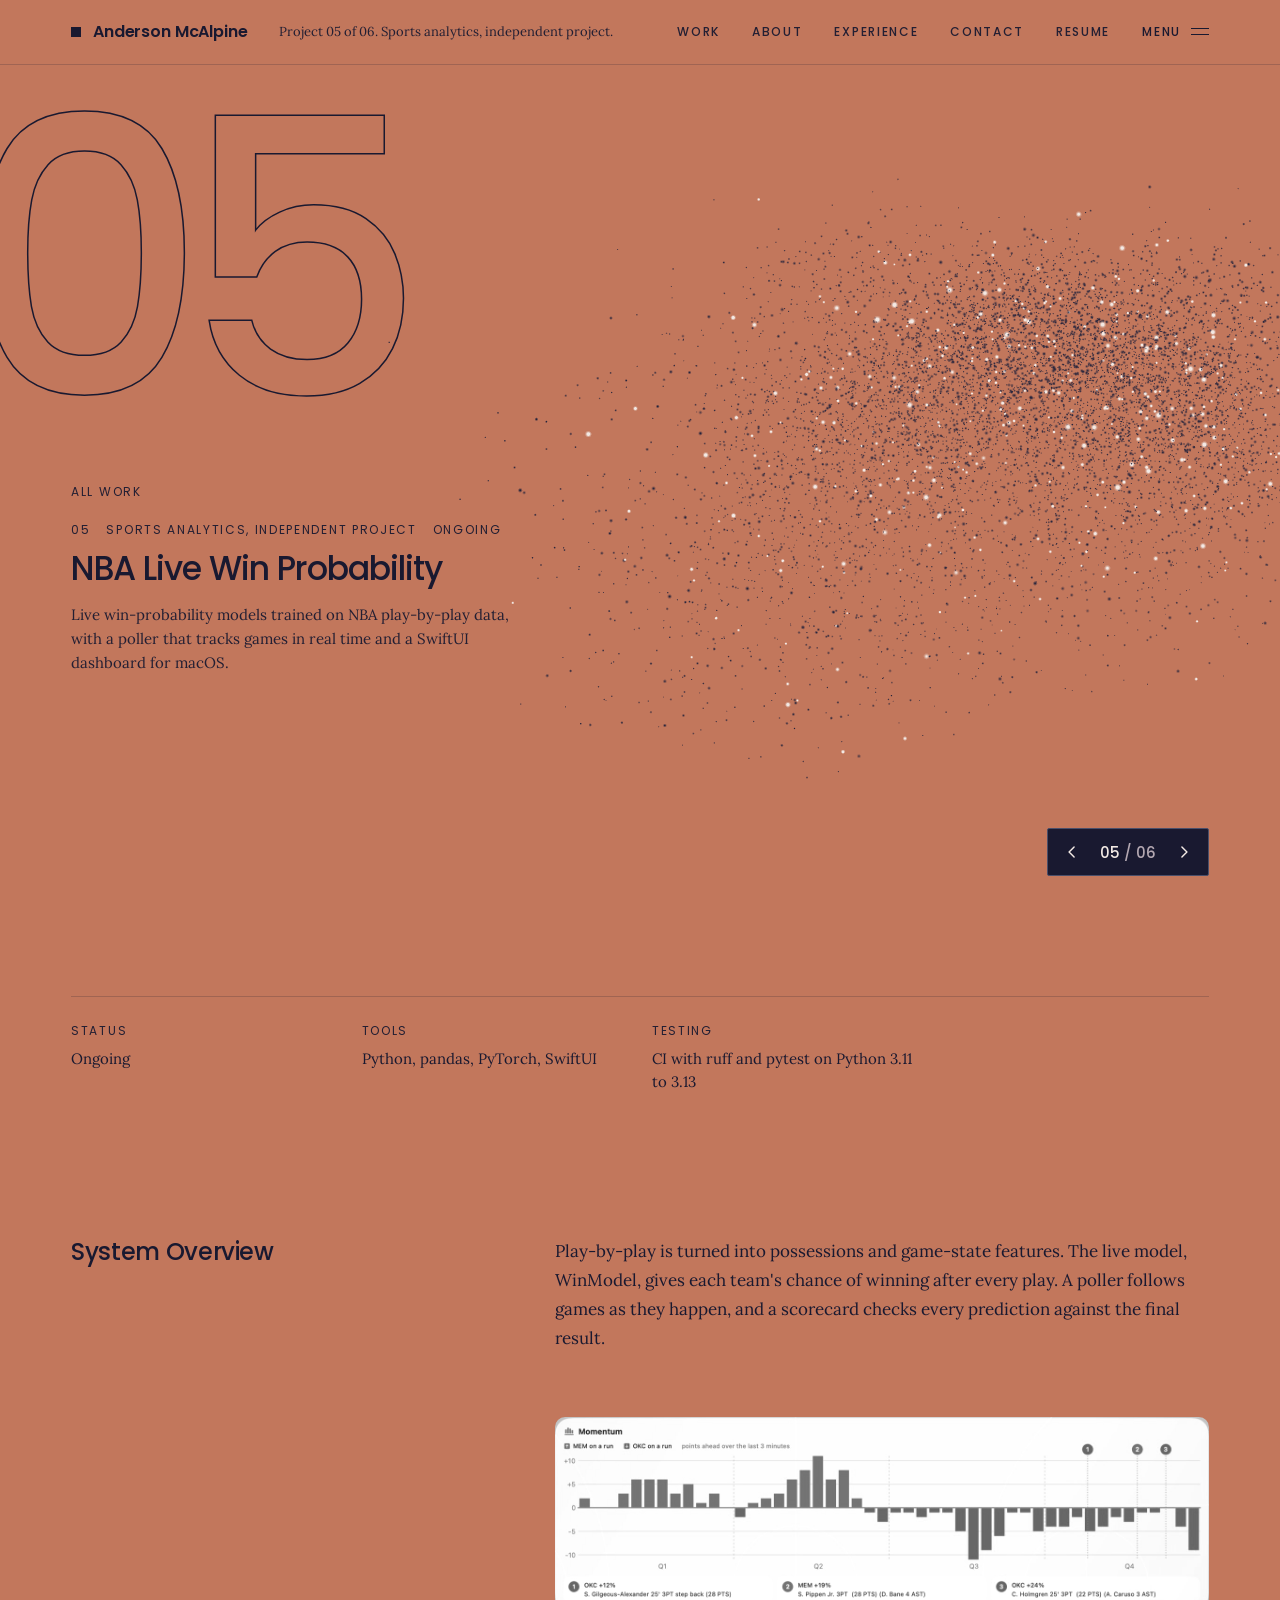
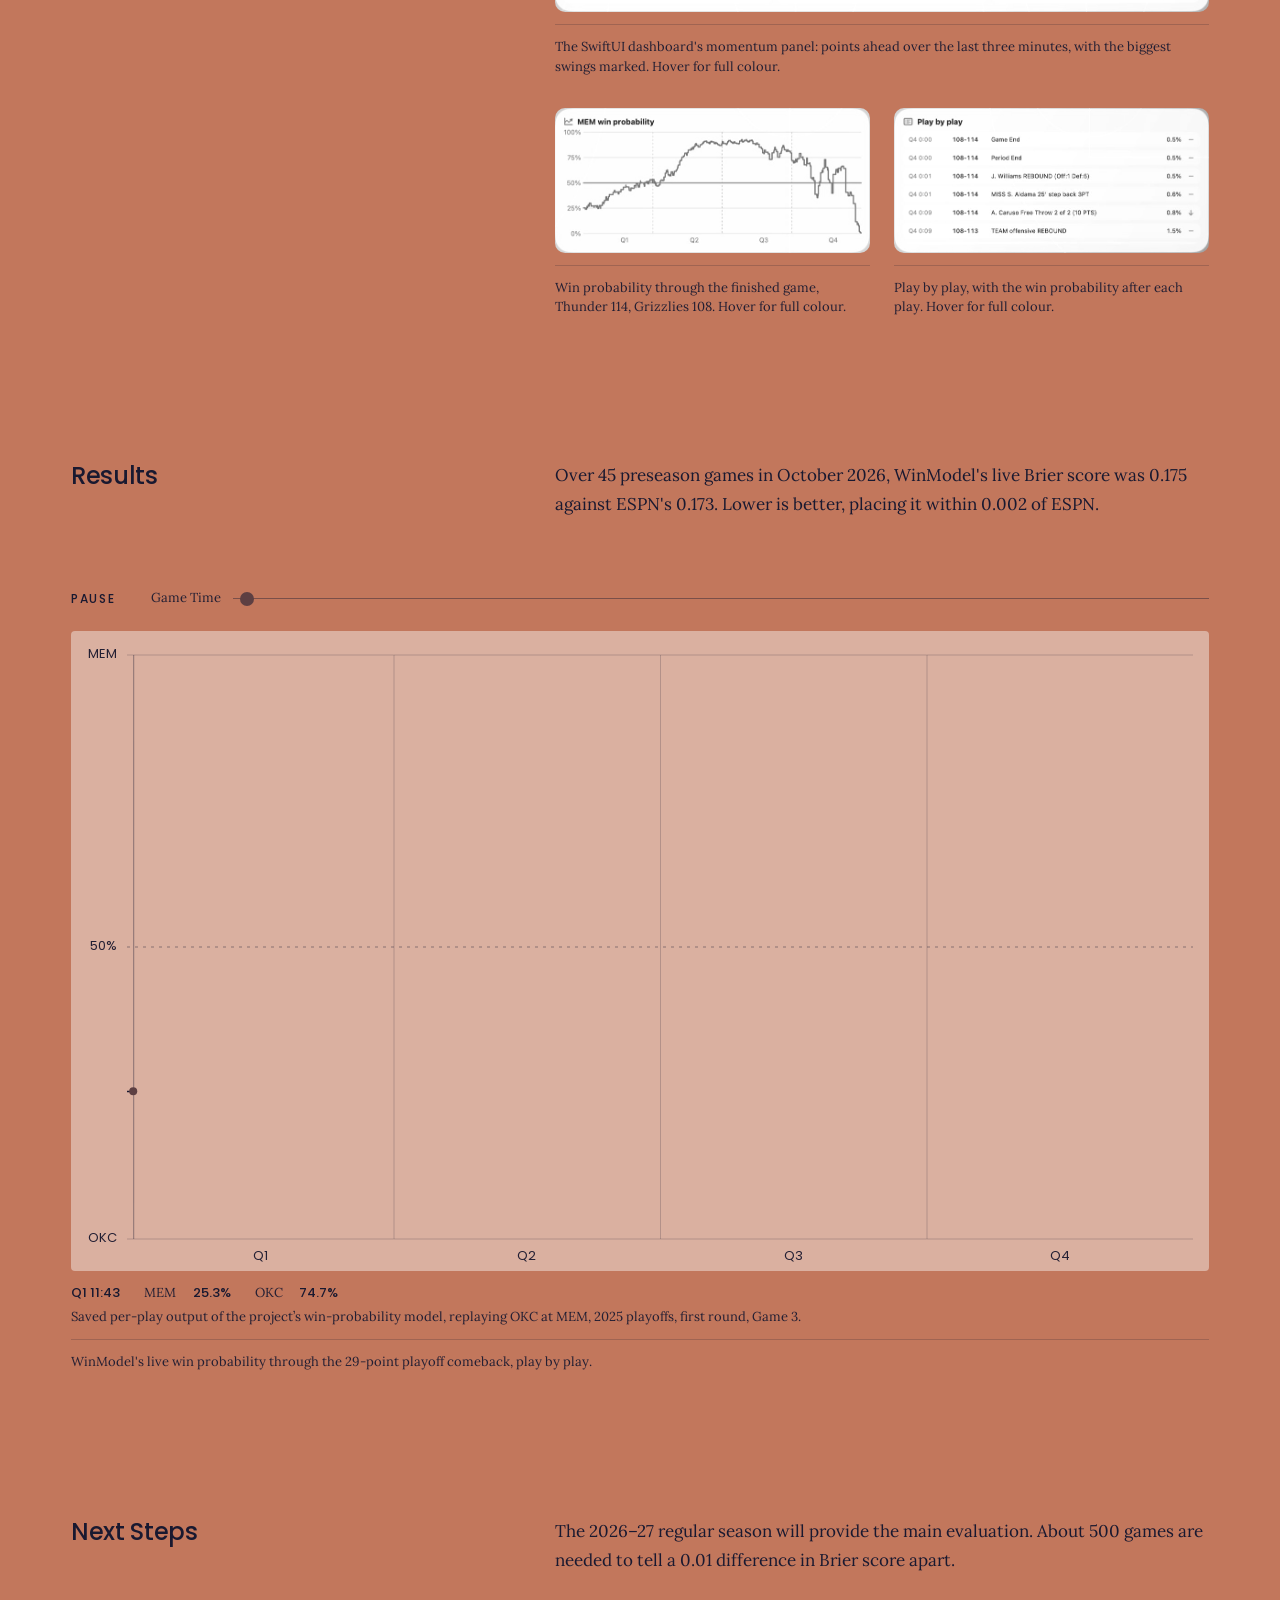
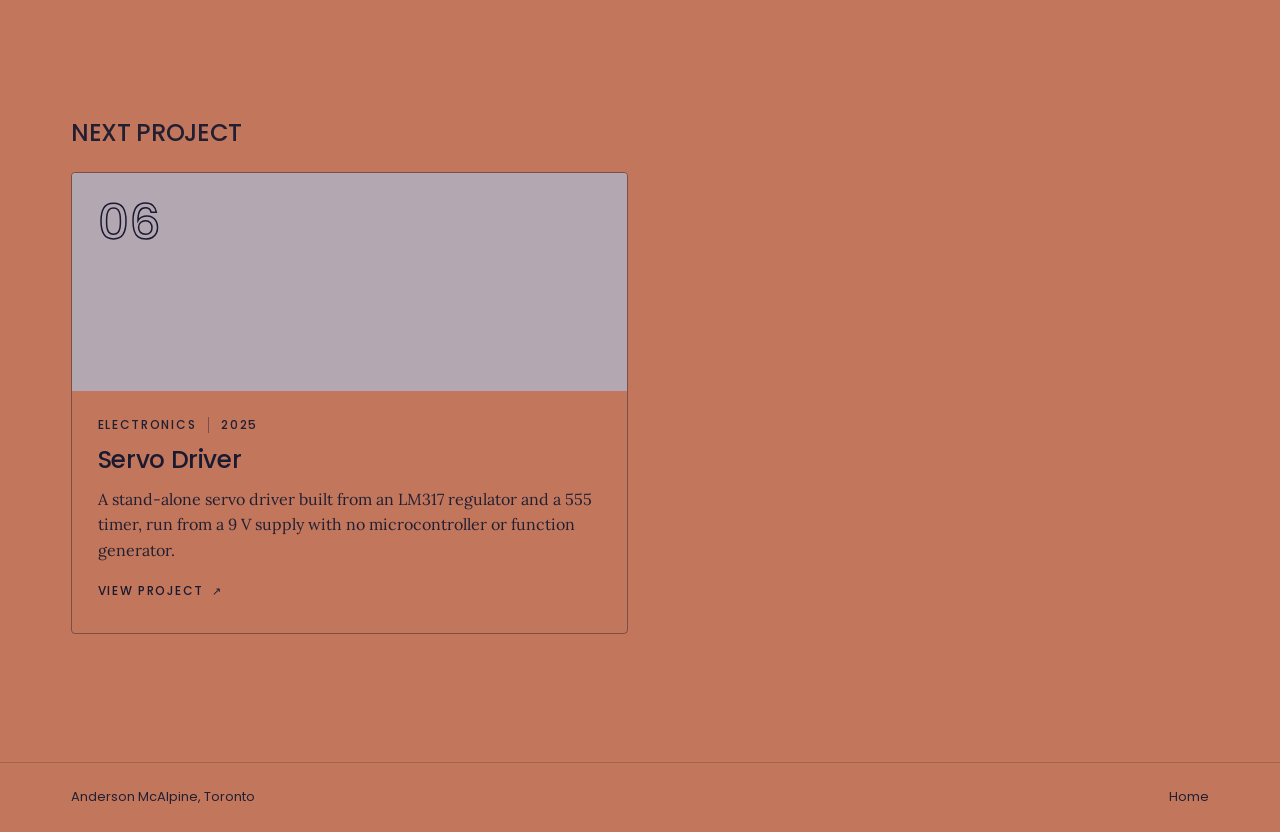
<file: work/nba.html>
<!doctype html>
<html lang="en" class="tinted theme-clay">
<head>
<!-- Built from content/ by build.py. Edit the content, then run python3 build.py. -->
<meta charset="utf-8">
<meta name="viewport" content="width=device-width, initial-scale=1">
<script>document.documentElement.classList.add('js')</script>
<title>NBA Live Win Probability | Anderson McAlpine</title>
<meta name="description" content="Live win-probability models trained on NBA play-by-play data, with a real-time poller and a SwiftUI dashboard for macOS.">
<meta name="theme-color" content="#C2775C">
<link rel="canonical" href="https://andersonmcalpine.com/work/nba.html">
<link rel="icon" href="../assets/favicon.svg" type="image/svg+xml">
<link rel="icon" href="../assets/favicon-32.png" sizes="32x32" type="image/png">
<link rel="apple-touch-icon" href="../assets/apple-touch-icon.png">
<meta property="og:type" content="website">
<meta property="og:site_name" content="Anderson McAlpine">
<meta property="og:title" content="NBA Live Win Probability | Anderson McAlpine">
<meta property="og:description" content="Live win-probability models trained on NBA play-by-play data, with a real-time poller and a SwiftUI dashboard for macOS.">
<meta property="og:url" content="https://andersonmcalpine.com/work/nba.html">
<meta property="og:image" content="https://andersonmcalpine.com/images/og/nba.png">
<meta property="og:image:width" content="1200">
<meta property="og:image:height" content="630">
<meta name="twitter:card" content="summary_large_image">
<link rel="preconnect" href="https://fonts.googleapis.com">
<link rel="preconnect" href="https://fonts.gstatic.com" crossorigin>
<link rel="stylesheet" href="https://fonts.googleapis.com/css2?family=Lora:ital,wght@0,400;0,500;1,400&family=Poppins:wght@400;500;600;700&display=swap">
<link rel="stylesheet" href="../assets/site.css?v=5e7a7c92">
<link rel="stylesheet" href="../assets/nav.css?v=917d57b8">
<link rel="stylesheet" href="../assets/pages.css?v=75e72bad">
<link rel="stylesheet" href="../assets/demos.css?v=a45bab9c">
<script src="../assets/cloud.js?v=2937656a" defer></script>
<script src="../assets/site.js?v=a3ec5726" defer></script>
<script src="../assets/nav.js?v=1912d596" defer></script>
<script src="../assets/demos.js?v=9a4acbda" defer></script>
<script type="application/json" id="site-data">{"projects": [{"id": "arm", "title": "6-DOF Robotic Arm", "num": "01"}, {"id": "sorter", "title": "Autonomous Sorting Robot", "num": "02"}, {"id": "fastener", "title": "Fastener Recognition", "num": "03"}, {"id": "gear", "title": "Gear Fault Classification", "num": "04"}, {"id": "nba", "title": "NBA Live Win Probability", "num": "05"}, {"id": "servo", "title": "Servo Driver", "num": "06"}], "sections": [{"id": "top", "label": "Home"}, {"id": "work", "label": "Work"}, {"id": "about", "label": "About", "page": "about.html"}, {"id": "experience", "label": "Experience and Education"}, {"id": "skills", "label": "Skills"}, {"id": "contact", "label": "Contact"}, {"id": "resume", "label": "Resume", "page": "resume.html"}], "email": "anderson.mcalpine@gmail.com", "linkedin": "https://www.linkedin.com/in/anderson-mcalpine-620898380", "resume": "resume.pdf", "curve": [[0.0, 0.253], [0.006, 0.253], [0.013, 0.268], [0.019, 0.269], [0.025, 0.3], [0.031, 0.272], [0.037, 0.272], [0.044, 0.273], [0.05, 0.275], [0.056, 0.261], [0.062, 0.276], [0.069, 0.308], [0.075, 0.31], [0.081, 0.362], [0.087, 0.329], [0.094, 0.384], [0.1, 0.384], [0.106, 0.384], [0.113, 0.408], [0.119, 0.409], [0.125, 0.39], [0.131, 0.412], [0.138, 0.434], [0.144, 0.458], [0.15, 0.456], [0.156, 0.46], [0.163, 0.46], [0.169, 0.423], [0.175, 0.449], [0.181, 0.446], [0.188, 0.473], [0.194, 0.492], [0.2, 0.458], [0.206, 0.504], [0.212, 0.5], [0.219, 0.467], [0.225, 0.504], [0.231, 0.507], [0.237, 0.516], [0.244, 0.533], [0.25, 0.532], [0.256, 0.511], [0.263, 0.476], [0.269, 0.469], [0.275, 0.48], [0.281, 0.529], [0.287, 0.522], [0.294, 0.558], [0.3, 0.608], [0.306, 0.579], [0.312, 0.57], [0.319, 0.609], [0.325, 0.576], [0.331, 0.614], [0.338, 0.628], [0.344, 0.676], [0.35, 0.721], [0.356, 0.753], [0.362, 0.765], [0.369, 0.794], [0.375, 0.798], [0.381, 0.824], [0.388, 0.828], [0.394, 0.851], [0.4, 0.862], [0.406, 0.886], [0.412, 0.855], [0.419, 0.855], [0.425, 0.877], [0.431, 0.888], [0.438, 0.91], [0.444, 0.912], [0.45, 0.897], [0.456, 0.902], [0.463, 0.904], [0.469, 0.904], [0.475, 0.897], [0.481, 0.89], [0.487, 0.877], [0.494, 0.868], [0.5, 0.905], [0.506, 0.888], [0.512, 0.888], [0.519, 0.894], [0.525, 0.917], [0.531, 0.907], [0.537, 0.889], [0.544, 0.905], [0.55, 0.893], [0.556, 0.886], [0.562, 0.912], [0.569, 0.926], [0.575, 0.908], [0.581, 0.92], [0.588, 0.914], [0.594, 0.904], [0.6, 0.919], [0.606, 0.921], [0.613, 0.888], [0.619, 0.877], [0.625, 0.895], [0.631, 0.881], [0.637, 0.852], [0.644, 0.838], [0.65, 0.787], [0.656, 0.803], [0.662, 0.803], [0.669, 0.786], [0.675, 0.731], [0.681, 0.796], [0.688, 0.824], [0.694, 0.828], [0.7, 0.753], [0.706, 0.753], [0.713, 0.807], [0.719, 0.869], [0.725, 0.827], [0.731, 0.811], [0.738, 0.817], [0.744, 0.814], [0.75, 0.722], [0.756, 0.697], [0.762, 0.718], [0.769, 0.707], [0.775, 0.74], [0.781, 0.79], [0.787, 0.751], [0.794, 0.73], [0.8, 0.679], [0.806, 0.69], [0.812, 0.69], [0.819, 0.667], [0.825, 0.553], [0.831, 0.52], [0.838, 0.386], [0.844, 0.353], [0.85, 0.472], [0.856, 0.6], [0.863, 0.606], [0.869, 0.73], [0.875, 0.655], [0.881, 0.63], [0.887, 0.499], [0.894, 0.499], [0.9, 0.584], [0.906, 0.584], [0.912, 0.632], [0.919, 0.644], [0.925, 0.644], [0.931, 0.665], [0.938, 0.642], [0.944, 0.642], [0.95, 0.406], [0.956, 0.372], [0.963, 0.408], [0.969, 0.374], [0.975, 0.295], [0.981, 0.116], [0.988, 0.1], [0.994, 0.022], [1.0, 0.005]]}</script>
</head>
<body>
<svg class="sprite" aria-hidden="true" focusable="false"><filter id="duo" color-interpolation-filters="sRGB"><feColorMatrix type="saturate" values="0"/><feComponentTransfer><feFuncR type="table" tableValues="0.133 0.949"/><feFuncG type="table" tableValues="0.133 0.914"/><feFuncB type="table" tableValues="0.231 0.894"/></feComponentTransfer></filter></svg>
<a class="skip" href="#main">Skip to Content</a>
<canvas class="cloud" aria-hidden="true"></canvas>

<header class="hd">
  <div class="hd-bar">
    <a class="brand" href="../index.html" aria-label="Anderson McAlpine, home"><i class="sq" aria-hidden="true"></i><span class="brand-name">Anderson McAlpine</span></a>
    <p class="hd-note note">Project 05 of 06. Sports analytics, independent project.</p>
    <nav class="hd-links" aria-label="Main">
      <a href="../index.html#work">Work</a>
      <a href="../about.html">About</a>
      <a href="../index.html#experience">Experience</a>
      <a href="../index.html#contact">Contact</a>
      <a href="../resume.html">Resume</a>
    </nav>
    <button class="menu-btn" type="button" aria-expanded="false" aria-controls="menu">Menu</button>
  </div>
</header>

<main id="main">
  <section class="scene c-scene" data-cloud data-shape="dashboard" data-x="0.56" data-y="-0.04" data-s="0.86" data-a="1" aria-labelledby="c-title">
    <div class="dots rise" style="--d:200ms" aria-hidden="true"></div>
    <div class="giant rise" data-parallax="0.3" aria-hidden="true"><span>05</span></div>
    <i class="hair mid rise" style="--d:320ms" aria-hidden="true"></i>
    <div class="copy">
      <a class="back rise" href="../index.html#work">All Work</a>
      <p class="kind rise" style="--d:60ms"><span>05</span><span>Sports analytics, independent project</span><span>Ongoing</span></p>
      <h1 class="title" id="c-title" style="view-transition-name: t-nba">NBA Live Win Probability</h1>
      <p class="blurb rise" style="--d:160ms">Live win-probability models trained on NBA play-by-play data, with a poller that tracks games in real time and a SwiftUI dashboard for macOS.</p>
    </div>
  </section>

  <section class="c-sec" data-cloud data-shape="dust" data-x="0" data-y="0" data-s="1.15" data-a="0.3" aria-label="Project details">
    <div class="wrap">
      <dl class="c-meta reveal">
        <div><dt>Status</dt><dd>Ongoing</dd></div>
        <div><dt>Tools</dt><dd>Python, pandas, PyTorch, SwiftUI</dd></div>
        <div><dt>Testing</dt><dd>CI with ruff and pytest on Python 3.11 to 3.13</dd></div>
      </dl>
    </div>
  </section>

  <section class="c-sec" data-cloud data-shape="dust" data-x="0" data-y="0" data-s="1.15" data-a="0.3" aria-labelledby="s-0">
    <div class="wrap grid">
      <h2 id="s-0" class="reveal">System Overview</h2>
      <div class="c-body reveal">
        <p>Play-by-play is turned into possessions and game-state features. The live model, WinModel, gives each team&#x27;s chance of winning after every play. A poller follows games as they happen, and a scorecard checks every prediction against the final result.</p>
      </div>
    </div>
    <div class="c-fig c-side c-tiles wrap reveal">
      <figure class="tile wide">
        <span class="duo"><img src="../images/nba-momentum.jpg" alt="Momentum panel of the dashboard: bars of points ahead over the last three minutes across four quarters, with three marked swings" loading="lazy"></span>
        <figcaption>The SwiftUI dashboard&#x27;s momentum panel: points ahead over the last three minutes, with the biggest swings marked. Hover for full colour.</figcaption>
      </figure>
      <figure class="tile">
        <span class="duo"><img src="../images/nba-curve.jpg" alt="Win-probability curve for Memphis across the game, ending near zero" loading="lazy"></span>
        <figcaption>Win probability through the finished game, Thunder 114, Grizzlies 108. Hover for full colour.</figcaption>
      </figure>
      <figure class="tile">
        <span class="duo"><img src="../images/nba-plays.jpg" alt="Play-by-play list of the final plays, with the score and win probability after each" loading="lazy"></span>
        <figcaption>Play by play, with the win probability after each play. Hover for full colour.</figcaption>
      </figure>
    </div>
  </section>
  <section class="c-sec" data-cloud data-shape="dust" data-x="0" data-y="0" data-s="1.15" data-a="0.3" aria-labelledby="s-1">
    <div class="wrap grid">
      <h2 id="s-1" class="reveal">Results</h2>
      <div class="c-body reveal">
        <p>Over 45 preseason games in October 2026, WinModel&#x27;s live Brier score was 0.175 against ESPN&#x27;s 0.173. Lower is better, placing it within 0.002 of ESPN.</p>
      </div>
    </div>
    <figure class="c-fig wrap reveal demo-fig">
      <div class="demo" data-demo="winprob" data-src="../assets/data/winprob-0042400143.json"></div>
      <figcaption>WinModel&#x27;s live win probability through the 29-point playoff comeback, play by play.</figcaption>
    </figure>
  </section>
  <section class="c-sec" data-cloud data-shape="dust" data-x="0" data-y="0" data-s="1.15" data-a="0.3" aria-labelledby="s-2">
    <div class="wrap grid">
      <h2 id="s-2" class="reveal">Next Steps</h2>
      <div class="c-body reveal">
        <p>The 2026–27 regular season will provide the main evaluation. About 500 games are needed to tell a 0.01 difference in Brier score apart.</p>
      </div>
    </div>

  </section>

  <section class="c-sec c-next" data-cloud data-shape="dust" data-x="0" data-y="0" data-s="1.15" data-a="0.3" aria-labelledby="next-h">
    <div class="wrap">
      <h2 class="next-label" id="next-h">Next Project</h2>
      <div class="cards">
      <article class="card theme-mauve reveal" aria-labelledby="c-servo">
        <div class="card-panel">
          <span class="num-o" aria-hidden="true">06</span>
        </div>
        <div class="card-body">
          <p class="card-meta"><span>Electronics</span><span>2025</span></p>
          <h3 id="c-servo" style="view-transition-name: t-servo">Servo Driver</h3>
          <p class="card-sum">A stand-alone servo driver built from an LM317 regulator and a 555 timer, run from a 9 V supply with no microcontroller or function generator.</p>
          <a class="link stretch" href="../work/servo.html" aria-label="View Project: Servo Driver"><span class="u">View Project</span> <span class="ar" aria-hidden="true">↗</span></a>
        </div>
      </article>
      </div>
    </div>
  </section>
</main>

<footer class="ft">
  <div class="wrap ft-row">
    <span>Anderson McAlpine, Toronto</span>
    <a href="../index.html">Home</a>
  </div>
</footer>
</body>
</html>
</file>
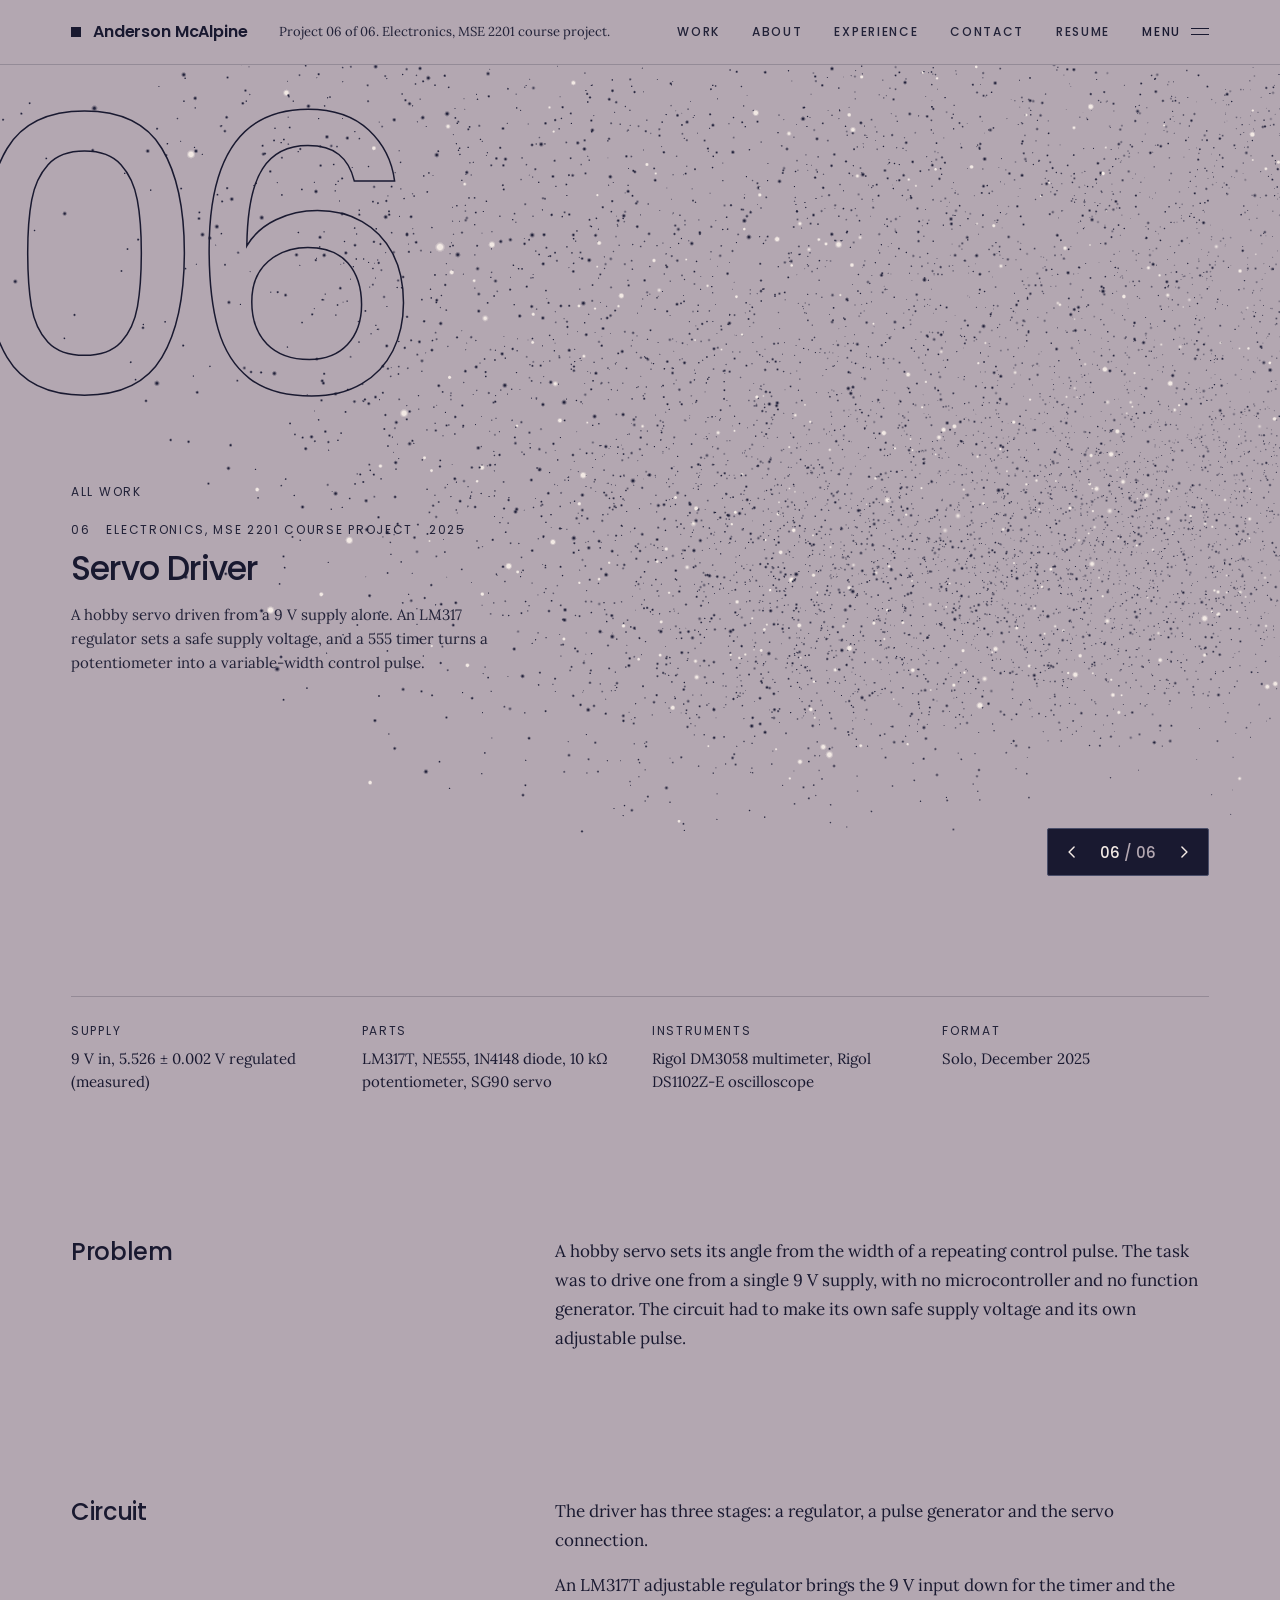
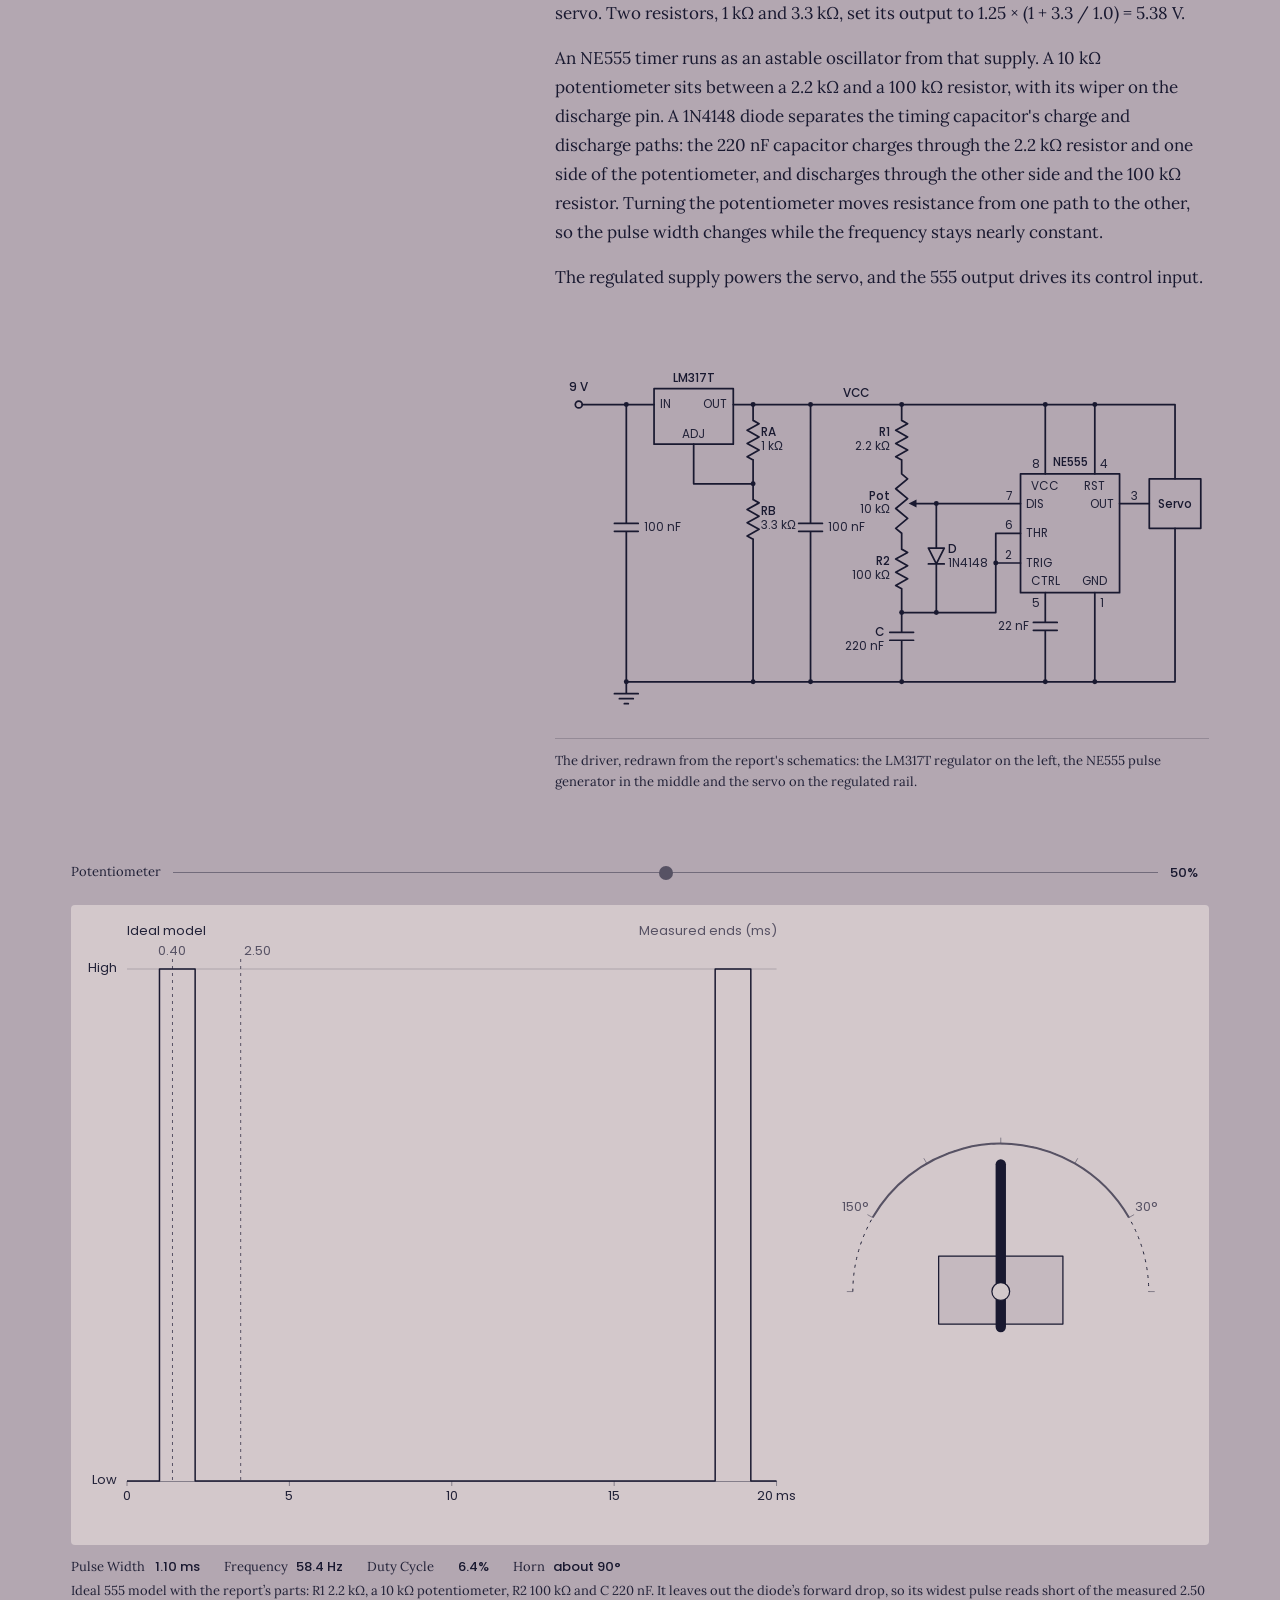
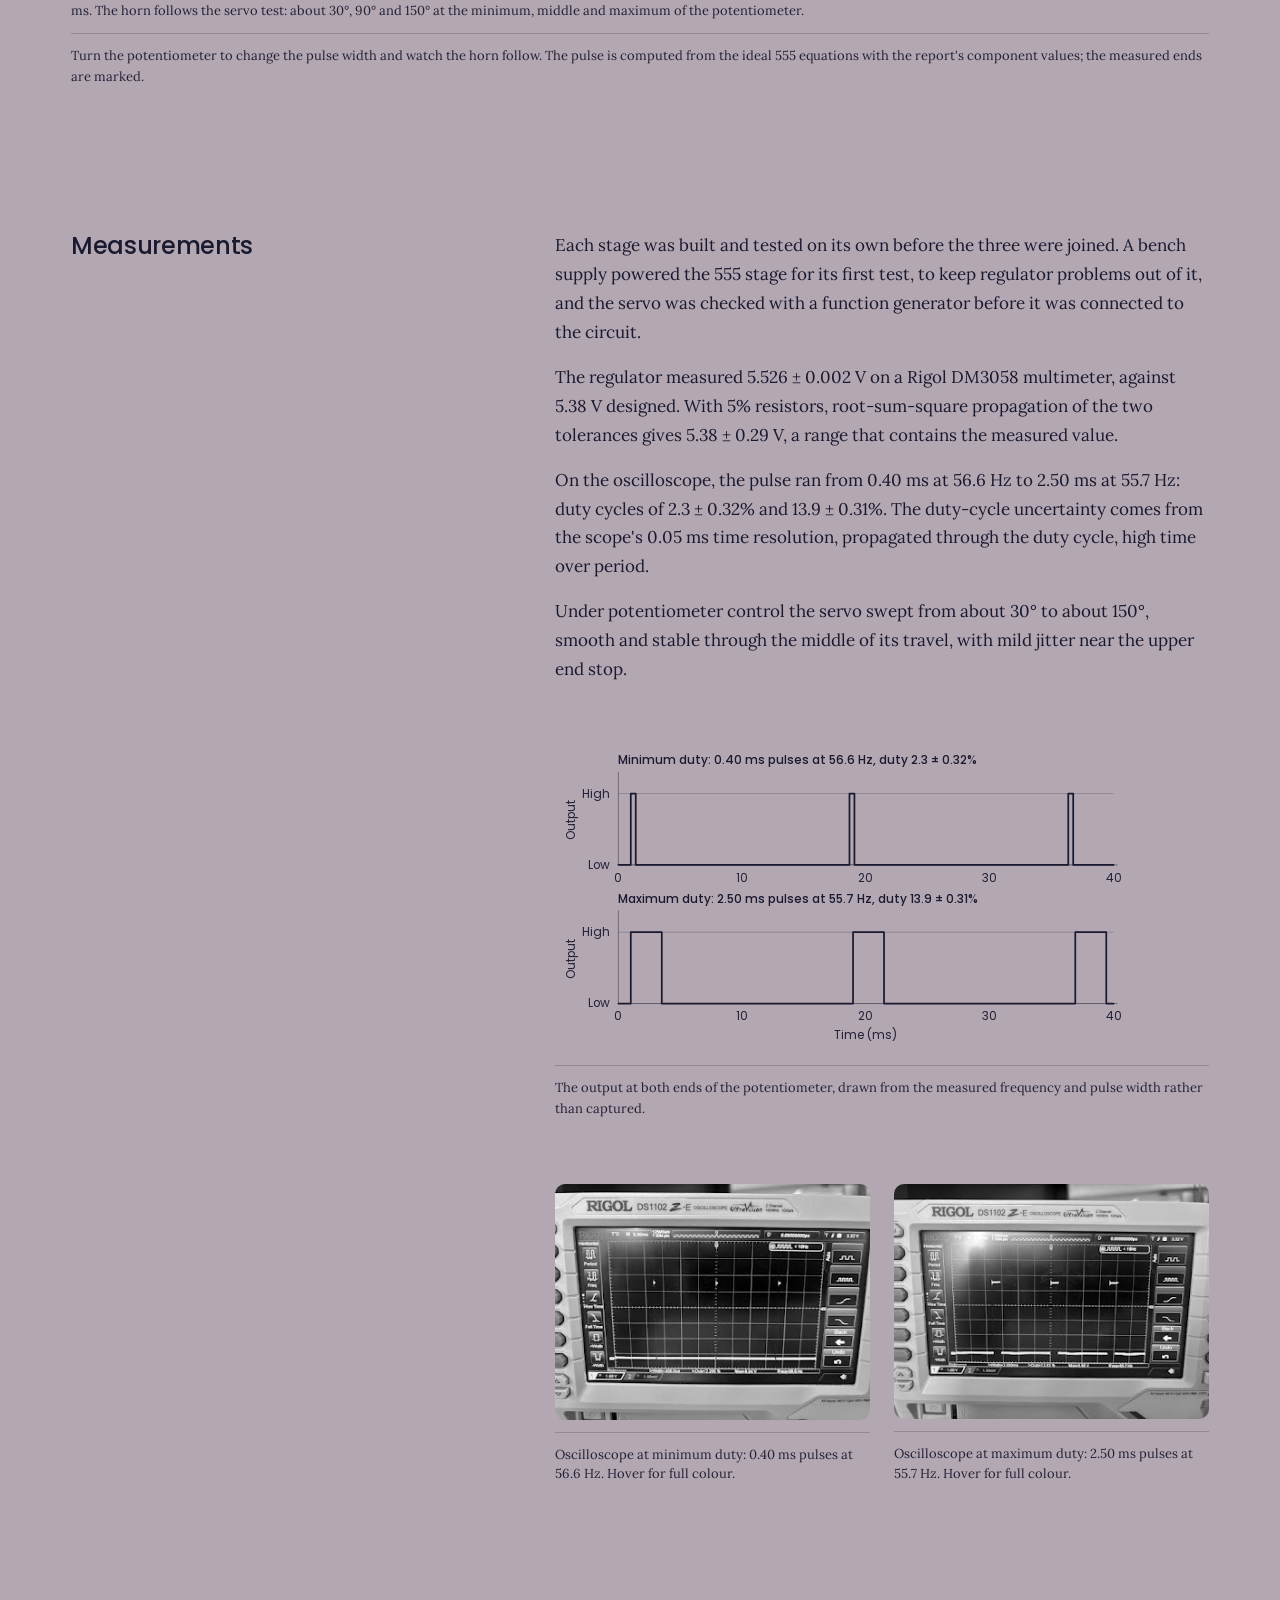
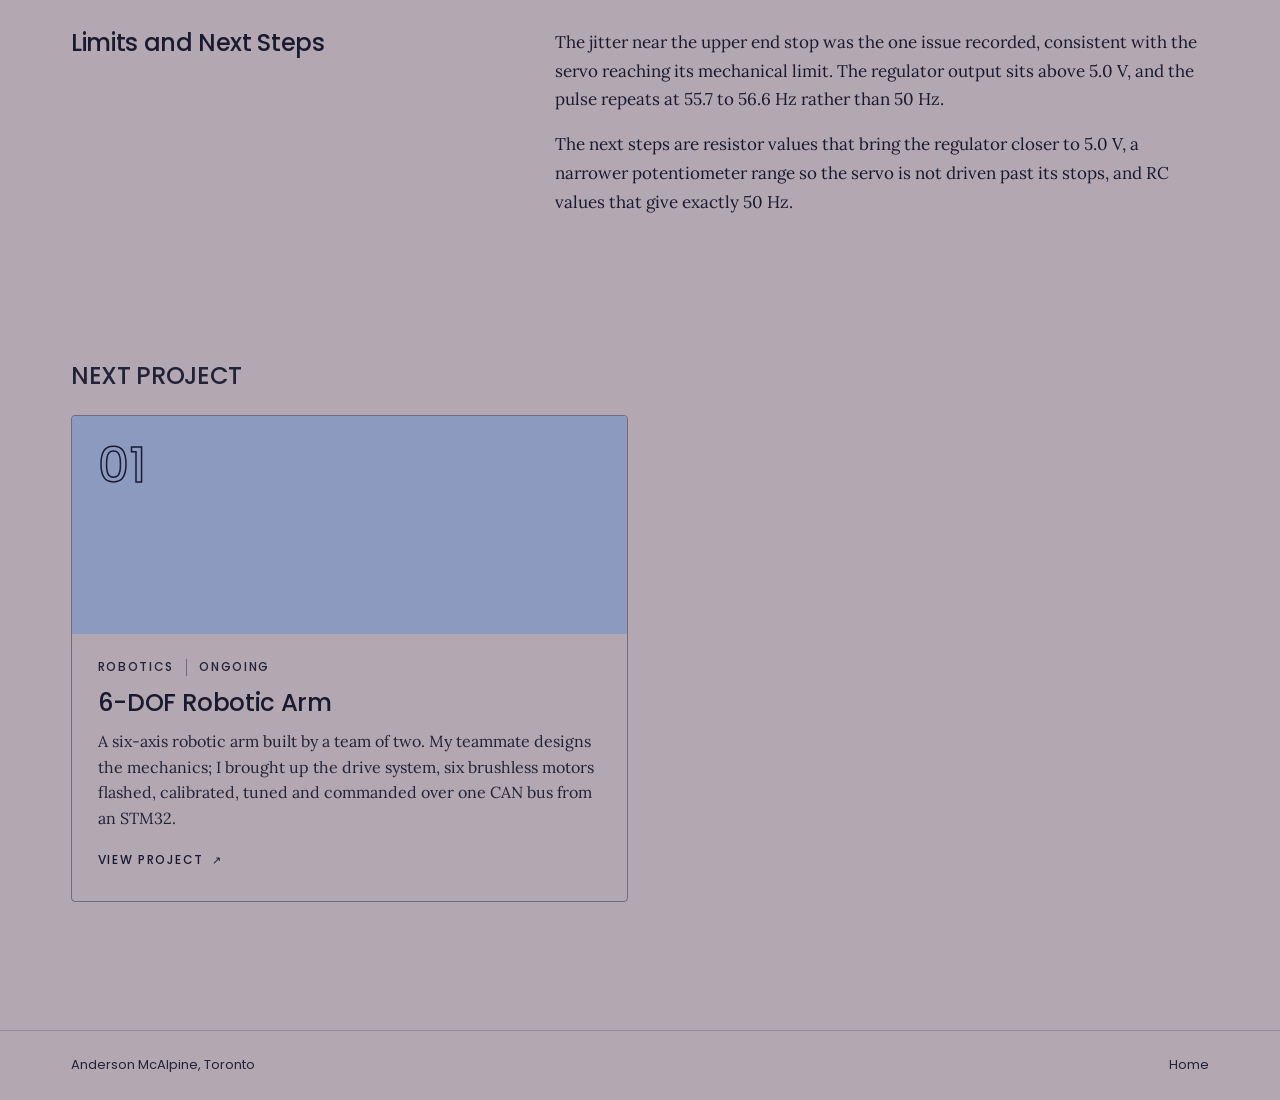
<file: work/servo.html>
<!doctype html>
<html lang="en" class="tinted theme-mauve">
<head>
<!-- Built from content/ by build.py. Edit the content, then run python3 build.py. -->
<meta charset="utf-8">
<meta name="viewport" content="width=device-width, initial-scale=1">
<script>document.documentElement.classList.add('js')</script>
<title>Servo Driver | Anderson McAlpine</title>
<meta name="description" content="A stand-alone servo driver built from an LM317 regulator and a 555 timer, run from a 9 V supply with no microcontroller or function generator.">
<meta name="theme-color" content="#B3A7B1">
<link rel="canonical" href="https://andersonmcalpine.com/work/servo.html">
<link rel="icon" href="../assets/favicon.svg" type="image/svg+xml">
<link rel="icon" href="../assets/favicon-32.png" sizes="32x32" type="image/png">
<link rel="apple-touch-icon" href="../assets/apple-touch-icon.png">
<meta property="og:type" content="website">
<meta property="og:site_name" content="Anderson McAlpine">
<meta property="og:title" content="Servo Driver | Anderson McAlpine">
<meta property="og:description" content="A stand-alone servo driver built from an LM317 regulator and a 555 timer, run from a 9 V supply with no microcontroller or function generator.">
<meta property="og:url" content="https://andersonmcalpine.com/work/servo.html">
<meta property="og:image" content="https://andersonmcalpine.com/images/og/servo.png">
<meta property="og:image:width" content="1200">
<meta property="og:image:height" content="630">
<meta name="twitter:card" content="summary_large_image">
<link rel="preconnect" href="https://fonts.googleapis.com">
<link rel="preconnect" href="https://fonts.gstatic.com" crossorigin>
<link rel="stylesheet" href="https://fonts.googleapis.com/css2?family=Lora:ital,wght@0,400;0,500;1,400&family=Poppins:wght@400;500;600;700&display=swap">
<link rel="stylesheet" href="../assets/site.css?v=5e7a7c92">
<link rel="stylesheet" href="../assets/nav.css?v=917d57b8">
<link rel="stylesheet" href="../assets/pages.css?v=75e72bad">
<link rel="stylesheet" href="../assets/demos.css?v=a45bab9c">
<script src="../assets/cloud.js?v=2937656a" defer></script>
<script src="../assets/site.js?v=a3ec5726" defer></script>
<script src="../assets/nav.js?v=1912d596" defer></script>
<script src="../assets/demos.js?v=9a4acbda" defer></script>
<script type="application/json" id="site-data">{"projects": [{"id": "arm", "title": "6-DOF Robotic Arm", "num": "01"}, {"id": "sorter", "title": "Autonomous Sorting Robot", "num": "02"}, {"id": "fastener", "title": "Fastener Recognition", "num": "03"}, {"id": "gear", "title": "Gear Fault Classification", "num": "04"}, {"id": "nba", "title": "NBA Live Win Probability", "num": "05"}, {"id": "servo", "title": "Servo Driver", "num": "06"}], "sections": [{"id": "top", "label": "Home"}, {"id": "work", "label": "Work"}, {"id": "about", "label": "About", "page": "about.html"}, {"id": "experience", "label": "Experience and Education"}, {"id": "skills", "label": "Skills"}, {"id": "contact", "label": "Contact"}, {"id": "resume", "label": "Resume", "page": "resume.html"}], "email": "anderson.mcalpine@gmail.com", "linkedin": "https://www.linkedin.com/in/anderson-mcalpine-620898380", "resume": "resume.pdf", "curve": [[0.0, 0.253], [0.006, 0.253], [0.013, 0.268], [0.019, 0.269], [0.025, 0.3], [0.031, 0.272], [0.037, 0.272], [0.044, 0.273], [0.05, 0.275], [0.056, 0.261], [0.062, 0.276], [0.069, 0.308], [0.075, 0.31], [0.081, 0.362], [0.087, 0.329], [0.094, 0.384], [0.1, 0.384], [0.106, 0.384], [0.113, 0.408], [0.119, 0.409], [0.125, 0.39], [0.131, 0.412], [0.138, 0.434], [0.144, 0.458], [0.15, 0.456], [0.156, 0.46], [0.163, 0.46], [0.169, 0.423], [0.175, 0.449], [0.181, 0.446], [0.188, 0.473], [0.194, 0.492], [0.2, 0.458], [0.206, 0.504], [0.212, 0.5], [0.219, 0.467], [0.225, 0.504], [0.231, 0.507], [0.237, 0.516], [0.244, 0.533], [0.25, 0.532], [0.256, 0.511], [0.263, 0.476], [0.269, 0.469], [0.275, 0.48], [0.281, 0.529], [0.287, 0.522], [0.294, 0.558], [0.3, 0.608], [0.306, 0.579], [0.312, 0.57], [0.319, 0.609], [0.325, 0.576], [0.331, 0.614], [0.338, 0.628], [0.344, 0.676], [0.35, 0.721], [0.356, 0.753], [0.362, 0.765], [0.369, 0.794], [0.375, 0.798], [0.381, 0.824], [0.388, 0.828], [0.394, 0.851], [0.4, 0.862], [0.406, 0.886], [0.412, 0.855], [0.419, 0.855], [0.425, 0.877], [0.431, 0.888], [0.438, 0.91], [0.444, 0.912], [0.45, 0.897], [0.456, 0.902], [0.463, 0.904], [0.469, 0.904], [0.475, 0.897], [0.481, 0.89], [0.487, 0.877], [0.494, 0.868], [0.5, 0.905], [0.506, 0.888], [0.512, 0.888], [0.519, 0.894], [0.525, 0.917], [0.531, 0.907], [0.537, 0.889], [0.544, 0.905], [0.55, 0.893], [0.556, 0.886], [0.562, 0.912], [0.569, 0.926], [0.575, 0.908], [0.581, 0.92], [0.588, 0.914], [0.594, 0.904], [0.6, 0.919], [0.606, 0.921], [0.613, 0.888], [0.619, 0.877], [0.625, 0.895], [0.631, 0.881], [0.637, 0.852], [0.644, 0.838], [0.65, 0.787], [0.656, 0.803], [0.662, 0.803], [0.669, 0.786], [0.675, 0.731], [0.681, 0.796], [0.688, 0.824], [0.694, 0.828], [0.7, 0.753], [0.706, 0.753], [0.713, 0.807], [0.719, 0.869], [0.725, 0.827], [0.731, 0.811], [0.738, 0.817], [0.744, 0.814], [0.75, 0.722], [0.756, 0.697], [0.762, 0.718], [0.769, 0.707], [0.775, 0.74], [0.781, 0.79], [0.787, 0.751], [0.794, 0.73], [0.8, 0.679], [0.806, 0.69], [0.812, 0.69], [0.819, 0.667], [0.825, 0.553], [0.831, 0.52], [0.838, 0.386], [0.844, 0.353], [0.85, 0.472], [0.856, 0.6], [0.863, 0.606], [0.869, 0.73], [0.875, 0.655], [0.881, 0.63], [0.887, 0.499], [0.894, 0.499], [0.9, 0.584], [0.906, 0.584], [0.912, 0.632], [0.919, 0.644], [0.925, 0.644], [0.931, 0.665], [0.938, 0.642], [0.944, 0.642], [0.95, 0.406], [0.956, 0.372], [0.963, 0.408], [0.969, 0.374], [0.975, 0.295], [0.981, 0.116], [0.988, 0.1], [0.994, 0.022], [1.0, 0.005]]}</script>
</head>
<body>
<svg class="sprite" aria-hidden="true" focusable="false"><filter id="duo" color-interpolation-filters="sRGB"><feColorMatrix type="saturate" values="0"/><feComponentTransfer><feFuncR type="table" tableValues="0.133 0.949"/><feFuncG type="table" tableValues="0.133 0.914"/><feFuncB type="table" tableValues="0.231 0.894"/></feComponentTransfer></filter></svg>
<a class="skip" href="#main">Skip to Content</a>
<canvas class="cloud" aria-hidden="true"></canvas>

<header class="hd">
  <div class="hd-bar">
    <a class="brand" href="../index.html" aria-label="Anderson McAlpine, home"><i class="sq" aria-hidden="true"></i><span class="brand-name">Anderson McAlpine</span></a>
    <p class="hd-note note">Project 06 of 06. Electronics, MSE 2201 course project.</p>
    <nav class="hd-links" aria-label="Main">
      <a href="../index.html#work">Work</a>
      <a href="../about.html">About</a>
      <a href="../index.html#experience">Experience</a>
      <a href="../index.html#contact">Contact</a>
      <a href="../resume.html">Resume</a>
    </nav>
    <button class="menu-btn" type="button" aria-expanded="false" aria-controls="menu">Menu</button>
  </div>
</header>

<main id="main">
  <section class="scene c-scene" data-cloud data-shape="servo" data-x="0.56" data-y="-0.04" data-s="0.86" data-a="1" aria-labelledby="c-title">
    <div class="dots rise" style="--d:200ms" aria-hidden="true"></div>
    <div class="giant rise" data-parallax="0.3" aria-hidden="true"><span>06</span></div>
    <i class="hair mid rise" style="--d:320ms" aria-hidden="true"></i>
    <div class="copy">
      <a class="back rise" href="../index.html#work">All Work</a>
      <p class="kind rise" style="--d:60ms"><span>06</span><span>Electronics, MSE 2201 course project</span><span>2025</span></p>
      <h1 class="title" id="c-title" style="view-transition-name: t-servo">Servo Driver</h1>
      <p class="blurb rise" style="--d:160ms">A hobby servo driven from a 9 V supply alone. An LM317 regulator sets a safe supply voltage, and a 555 timer turns a potentiometer into a variable-width control pulse.</p>
    </div>
  </section>

  <section class="c-sec" data-cloud data-shape="dust" data-x="0" data-y="0" data-s="1.15" data-a="0.3" aria-label="Project details">
    <div class="wrap">
      <dl class="c-meta reveal">
        <div><dt>Supply</dt><dd>9 V in, 5.526 ± 0.002 V regulated (measured)</dd></div>
        <div><dt>Parts</dt><dd>LM317T, NE555, 1N4148 diode, 10 kΩ potentiometer, SG90 servo</dd></div>
        <div><dt>Instruments</dt><dd>Rigol DM3058 multimeter, Rigol DS1102Z-E oscilloscope</dd></div>
        <div><dt>Format</dt><dd>Solo, December 2025</dd></div>
      </dl>
    </div>
  </section>

  <section class="c-sec" data-cloud data-shape="dust" data-x="0" data-y="0" data-s="1.15" data-a="0.3" aria-labelledby="s-0">
    <div class="wrap grid">
      <h2 id="s-0" class="reveal">Problem</h2>
      <div class="c-body reveal">
        <p>A hobby servo sets its angle from the width of a repeating control pulse. The task was to drive one from a single 9 V supply, with no microcontroller and no function generator. The circuit had to make its own safe supply voltage and its own adjustable pulse.</p>
      </div>
    </div>

  </section>
  <section class="c-sec" data-cloud data-shape="dust" data-x="0" data-y="0" data-s="1.15" data-a="0.3" aria-labelledby="s-1">
    <div class="wrap grid">
      <h2 id="s-1" class="reveal">Circuit</h2>
      <div class="c-body reveal">
        <p>The driver has three stages: a regulator, a pulse generator and the servo connection.</p>
        <p>An LM317T adjustable regulator brings the 9 V input down for the timer and the servo. Two resistors, 1 kΩ and 3.3 kΩ, set its output to 1.25 × (1 + 3.3 / 1.0) = 5.38 V.</p>
        <p>An NE555 timer runs as an astable oscillator from that supply. A 10 kΩ potentiometer sits between a 2.2 kΩ and a 100 kΩ resistor, with its wiper on the discharge pin. A 1N4148 diode separates the timing capacitor&#x27;s charge and discharge paths: the 220 nF capacitor charges through the 2.2 kΩ resistor and one side of the potentiometer, and discharges through the other side and the 100 kΩ resistor. Turning the potentiometer moves resistance from one path to the other, so the pulse width changes while the frequency stays nearly constant.</p>
        <p>The regulated supply powers the servo, and the 555 output drives its control input.</p>
      </div>
    </div>
    <figure class="c-fig c-side c-chart wrap reveal">
      <svg aria-label="Schematic of the driver: a 9 V input into an LM317T regulator set by 1 kΩ and 3.3 kΩ resistors with 100 nF capacitors, feeding an NE555 astable with a 2.2 kΩ resistor, a 10 kΩ potentiometer, a 100 kΩ resistor, a 1N4148 diode and 220 nF and 22 nF capacitors, whose output drives the servo" class="chart" viewBox="0 0 660 370" width="660" height="370" role="img" xmlns="http://www.w3.org/2000/svg">
<path class="s1" d="M27.5 50H100M180 50H626V125M72 50V170M60 170h24M60 178h24M72 178V330M140 90V130H200M200 50V66M200 66L206 69.3L194 76.0L206 82.7L194 89.3L206 96.0L194 102.7L200 106M200 106V146M200 146L206 149.3L194 156.0L206 162.7L194 169.3L206 176.0L194 182.7L200 186M200 186V330M258 50V170M246 170h24M246 178h24M258 178V330M350 50V66M350 66L356 69.3L344 76.0L356 82.7L344 89.3L356 96.0L344 102.7L350 106M350 106V120M350 120L356 125.0L344 135.0L356 145.0L344 155.0L356 165.0L344 175.0L350 180M350 180V196M350 196L356 199.3L344 206.0L356 212.7L344 219.3L356 226.0L344 232.7L350 236M350 236V280M338 280h24M338 288h24M350 288V330M350 260H445V180H470M445 210H470M362 150H470M385 150V195M377 195H393L385 211ZM377 211H393M385 211V260M495 50V120M545 50V120M495 240V270M483 270h24M483 278h24M495 278V330M545 240V330M570 150H600M626 175V330M72 330H626M72 330V342M60 342h24M65 347h14M70 352h4"/>
<circle class="s1" cx="24" cy="50" r="3.5"/>
<rect class="s1" x="100" y="34" width="80" height="56"/>
<rect class="s1" x="470" y="120" width="100" height="120"/>
<rect class="s1" x="600" y="125" width="52" height="50"/>
<path class="pt" d="M357 150l8 -4v8z"/>
<circle class="pt" cx="72" cy="50" r="2.5"/>
<circle class="pt" cx="200" cy="50" r="2.5"/>
<circle class="pt" cx="258" cy="50" r="2.5"/>
<circle class="pt" cx="350" cy="50" r="2.5"/>
<circle class="pt" cx="495" cy="50" r="2.5"/>
<circle class="pt" cx="545" cy="50" r="2.5"/>
<circle class="pt" cx="200" cy="130" r="2.5"/>
<circle class="pt" cx="385" cy="150" r="2.5"/>
<circle class="pt" cx="350" cy="260" r="2.5"/>
<circle class="pt" cx="385" cy="260" r="2.5"/>
<circle class="pt" cx="445" cy="210" r="2.5"/>
<circle class="pt" cx="72" cy="330" r="2.5"/>
<circle class="pt" cx="200" cy="330" r="2.5"/>
<circle class="pt" cx="258" cy="330" r="2.5"/>
<circle class="pt" cx="350" cy="330" r="2.5"/>
<circle class="pt" cx="495" cy="330" r="2.5"/>
<circle class="pt" cx="545" cy="330" r="2.5"/>
<text class="nm" x="24" y="36" text-anchor="middle">9 V</text>
<text class="nm" x="140" y="27" text-anchor="middle">LM317T</text>
<text class="tk" x="106" y="54" text-anchor="start">IN</text>
<text class="tk" x="174" y="54" text-anchor="end">OUT</text>
<text class="tk" x="140" y="84" text-anchor="middle">ADJ</text>
<text class="tk" x="90" y="178" text-anchor="start">100 nF</text>
<text class="nm" x="208" y="82" text-anchor="start">RA</text>
<text class="tk" x="208" y="96" text-anchor="start">1 kΩ</text>
<text class="nm" x="208" y="162" text-anchor="start">RB</text>
<text class="tk" x="208" y="176" text-anchor="start">3.3 kΩ</text>
<text class="tk" x="276" y="178" text-anchor="start">100 nF</text>
<text class="nm" x="304" y="42" text-anchor="middle">VCC</text>
<text class="nm" x="338" y="82" text-anchor="end">R1</text>
<text class="tk" x="338" y="96" text-anchor="end">2.2 kΩ</text>
<text class="nm" x="338" y="146" text-anchor="end">Pot</text>
<text class="tk" x="338" y="160" text-anchor="end">10 kΩ</text>
<text class="nm" x="338" y="212" text-anchor="end">R2</text>
<text class="tk" x="338" y="226" text-anchor="end">100 kΩ</text>
<text class="nm" x="332" y="284" text-anchor="end">C</text>
<text class="tk" x="332" y="298" text-anchor="end">220 nF</text>
<text class="nm" x="397" y="200" text-anchor="start">D</text>
<text class="tk" x="397" y="214" text-anchor="start">1N4148</text>
<text class="nm" x="520" y="112" text-anchor="middle">NE555</text>
<text class="tk" x="476" y="154" text-anchor="start">DIS</text>
<text class="tk" x="476" y="184" text-anchor="start">THR</text>
<text class="tk" x="476" y="214" text-anchor="start">TRIG</text>
<text class="tk" x="495" y="136" text-anchor="middle">VCC</text>
<text class="tk" x="545" y="136" text-anchor="middle">RST</text>
<text class="tk" x="495" y="232" text-anchor="middle">CTRL</text>
<text class="tk" x="545" y="232" text-anchor="middle">GND</text>
<text class="tk" x="564" y="154" text-anchor="end">OUT</text>
<text class="tk" x="458" y="146" text-anchor="middle">7</text>
<text class="tk" x="458" y="176" text-anchor="middle">6</text>
<text class="tk" x="458" y="206" text-anchor="middle">2</text>
<text class="tk" x="490" y="114" text-anchor="end">8</text>
<text class="tk" x="550" y="114" text-anchor="start">4</text>
<text class="tk" x="490" y="254" text-anchor="end">5</text>
<text class="tk" x="550" y="254" text-anchor="start">1</text>
<text class="tk" x="585" y="146" text-anchor="middle">3</text>
<text class="tk" x="479" y="278" text-anchor="end">22 nF</text>
<text class="nm" x="626" y="154" text-anchor="middle">Servo</text>
</svg>
      <figcaption>The driver, redrawn from the report&#x27;s schematics: the LM317T regulator on the left, the NE555 pulse generator in the middle and the servo on the regulated rail.</figcaption>
    </figure>
    <figure class="c-fig wrap reveal demo-fig">
      <div class="demo" data-demo="pwm"></div>
      <figcaption>Turn the potentiometer to change the pulse width and watch the horn follow. The pulse is computed from the ideal 555 equations with the report&#x27;s component values; the measured ends are marked.</figcaption>
    </figure>
  </section>
  <section class="c-sec" data-cloud data-shape="dust" data-x="0" data-y="0" data-s="1.15" data-a="0.3" aria-labelledby="s-2">
    <div class="wrap grid">
      <h2 id="s-2" class="reveal">Measurements</h2>
      <div class="c-body reveal">
        <p>Each stage was built and tested on its own before the three were joined. A bench supply powered the 555 stage for its first test, to keep regulator problems out of it, and the servo was checked with a function generator before it was connected to the circuit.</p>
        <p>The regulator measured 5.526 ± 0.002 V on a Rigol DM3058 multimeter, against 5.38 V designed. With 5% resistors, root-sum-square propagation of the two tolerances gives 5.38 ± 0.29 V, a range that contains the measured value.</p>
        <p>On the oscilloscope, the pulse ran from 0.40 ms at 56.6 Hz to 2.50 ms at 55.7 Hz: duty cycles of 2.3 ± 0.32% and 13.9 ± 0.31%. The duty-cycle uncertainty comes from the scope&#x27;s 0.05 ms time resolution, propagated through the duty cycle, high time over period.</p>
        <p>Under potentiometer control the servo swept from about 30° to about 150°, smooth and stable through the middle of its travel, with mild jitter near the upper end stop.</p>
      </div>
    </div>
    <figure class="c-fig c-side c-chart wrap reveal">
      <svg aria-label="Two stacked plots of the output level against time over 40 ms: at minimum duty, 0.40 ms pulses at 56.6 Hz; at maximum duty, 2.50 ms pulses at 55.7 Hz" class="chart" viewBox="0 0 660 304" width="660" height="304" role="img" xmlns="http://www.w3.org/2000/svg">
<path class="gr" d="M64.0 118.0H564.0 M64.0 46.0H564.0"/>
<path class="ax" d="M64.0 24.0V118.0H568.0"/>
<text class="tk" x="56.0" y="122.0" text-anchor="end">Low</text>
<text class="tk" x="56.0" y="50.0" text-anchor="end">High</text>
<text class="tk" x="64.0" y="135.0" text-anchor="middle">0</text>
<text class="tk" x="189.0" y="135.0" text-anchor="middle">10</text>
<text class="tk" x="314.0" y="135.0" text-anchor="middle">20</text>
<text class="tk" x="439.0" y="135.0" text-anchor="middle">30</text>
<text class="tk" x="564.0" y="135.0" text-anchor="middle">40</text>
<text class="lb" transform="translate(20.0 73.0) rotate(-90)" text-anchor="middle">Output</text>
<path class="s1" d="M64.0 118.0 L76.5 118.0 L76.5 46.0 L81.5 46.0 L81.5 118.0 L297.3 118.0 L297.3 46.0 L302.3 46.0 L302.3 118.0 L518.2 118.0 L518.2 46.0 L523.2 46.0 L523.2 118.0 L564.0 118.0"/>
<text class="nm" x="64" y="16">Minimum duty: 0.40 ms pulses at 56.6 Hz, duty 2.3 ± 0.32%</text>
<path class="gr" d="M64.0 258.0H564.0 M64.0 186.0H564.0"/>
<path class="ax" d="M64.0 164.0V258.0H568.0"/>
<text class="tk" x="56.0" y="262.0" text-anchor="end">Low</text>
<text class="tk" x="56.0" y="190.0" text-anchor="end">High</text>
<text class="tk" x="64.0" y="275.0" text-anchor="middle">0</text>
<text class="tk" x="189.0" y="275.0" text-anchor="middle">10</text>
<text class="tk" x="314.0" y="275.0" text-anchor="middle">20</text>
<text class="tk" x="439.0" y="275.0" text-anchor="middle">30</text>
<text class="tk" x="564.0" y="275.0" text-anchor="middle">40</text>
<text class="lb" x="314.0" y="294.0" text-anchor="middle">Time (ms)</text>
<text class="lb" transform="translate(20.0 213.0) rotate(-90)" text-anchor="middle">Output</text>
<path class="s1" d="M64.0 258.0 L76.5 258.0 L76.5 186.0 L107.8 186.0 L107.8 258.0 L300.9 258.0 L300.9 186.0 L332.2 186.0 L332.2 258.0 L525.3 258.0 L525.3 186.0 L556.6 186.0 L556.6 258.0 L564.0 258.0"/>
<text class="nm" x="64" y="156">Maximum duty: 2.50 ms pulses at 55.7 Hz, duty 13.9 ± 0.31%</text>
</svg>
      <figcaption>The output at both ends of the potentiometer, drawn from the measured frequency and pulse width rather than captured.</figcaption>
    </figure>
    <div class="c-fig c-side c-tiles wrap reveal">
      <figure class="tile">
        <span class="duo"><img src="../images/servo-scope-min.jpg" alt="Rigol oscilloscope screen showing short, widely spaced pulses at the minimum duty cycle" loading="lazy"></span>
        <figcaption>Oscilloscope at minimum duty: 0.40 ms pulses at 56.6 Hz. Hover for full colour.</figcaption>
      </figure>
      <figure class="tile">
        <span class="duo"><img src="../images/servo-scope-max.jpg" alt="Rigol oscilloscope screen showing wider pulses at the maximum duty cycle" loading="lazy"></span>
        <figcaption>Oscilloscope at maximum duty: 2.50 ms pulses at 55.7 Hz. Hover for full colour.</figcaption>
      </figure>
    </div>
  </section>
  <section class="c-sec" data-cloud data-shape="dust" data-x="0" data-y="0" data-s="1.15" data-a="0.3" aria-labelledby="s-3">
    <div class="wrap grid">
      <h2 id="s-3" class="reveal">Limits and Next Steps</h2>
      <div class="c-body reveal">
        <p>The jitter near the upper end stop was the one issue recorded, consistent with the servo reaching its mechanical limit. The regulator output sits above 5.0 V, and the pulse repeats at 55.7 to 56.6 Hz rather than 50 Hz.</p>
        <p>The next steps are resistor values that bring the regulator closer to 5.0 V, a narrower potentiometer range so the servo is not driven past its stops, and RC values that give exactly 50 Hz.</p>
      </div>
    </div>

  </section>

  <section class="c-sec c-next" data-cloud data-shape="dust" data-x="0" data-y="0" data-s="1.15" data-a="0.3" aria-labelledby="next-h">
    <div class="wrap">
      <h2 class="next-label" id="next-h">Next Project</h2>
      <div class="cards">
      <article class="card theme-dusk reveal" aria-labelledby="c-arm">
        <div class="card-panel">
          <span class="num-o" aria-hidden="true">01</span>
        </div>
        <div class="card-body">
          <p class="card-meta"><span>Robotics</span><span>Ongoing</span></p>
          <h3 id="c-arm" style="view-transition-name: t-arm">6-DOF Robotic Arm</h3>
          <p class="card-sum">A six-axis robotic arm built by a team of two. My teammate designs the mechanics; I brought up the drive system, six brushless motors flashed, calibrated, tuned and commanded over one CAN bus from an STM32.</p>
          <a class="link stretch" href="../work/arm.html" aria-label="View Project: 6-DOF Robotic Arm"><span class="u">View Project</span> <span class="ar" aria-hidden="true">↗</span></a>
        </div>
      </article>
      </div>
    </div>
  </section>
</main>

<footer class="ft">
  <div class="wrap ft-row">
    <span>Anderson McAlpine, Toronto</span>
    <a href="../index.html">Home</a>
  </div>
</footer>
</body>
</html>
</file>
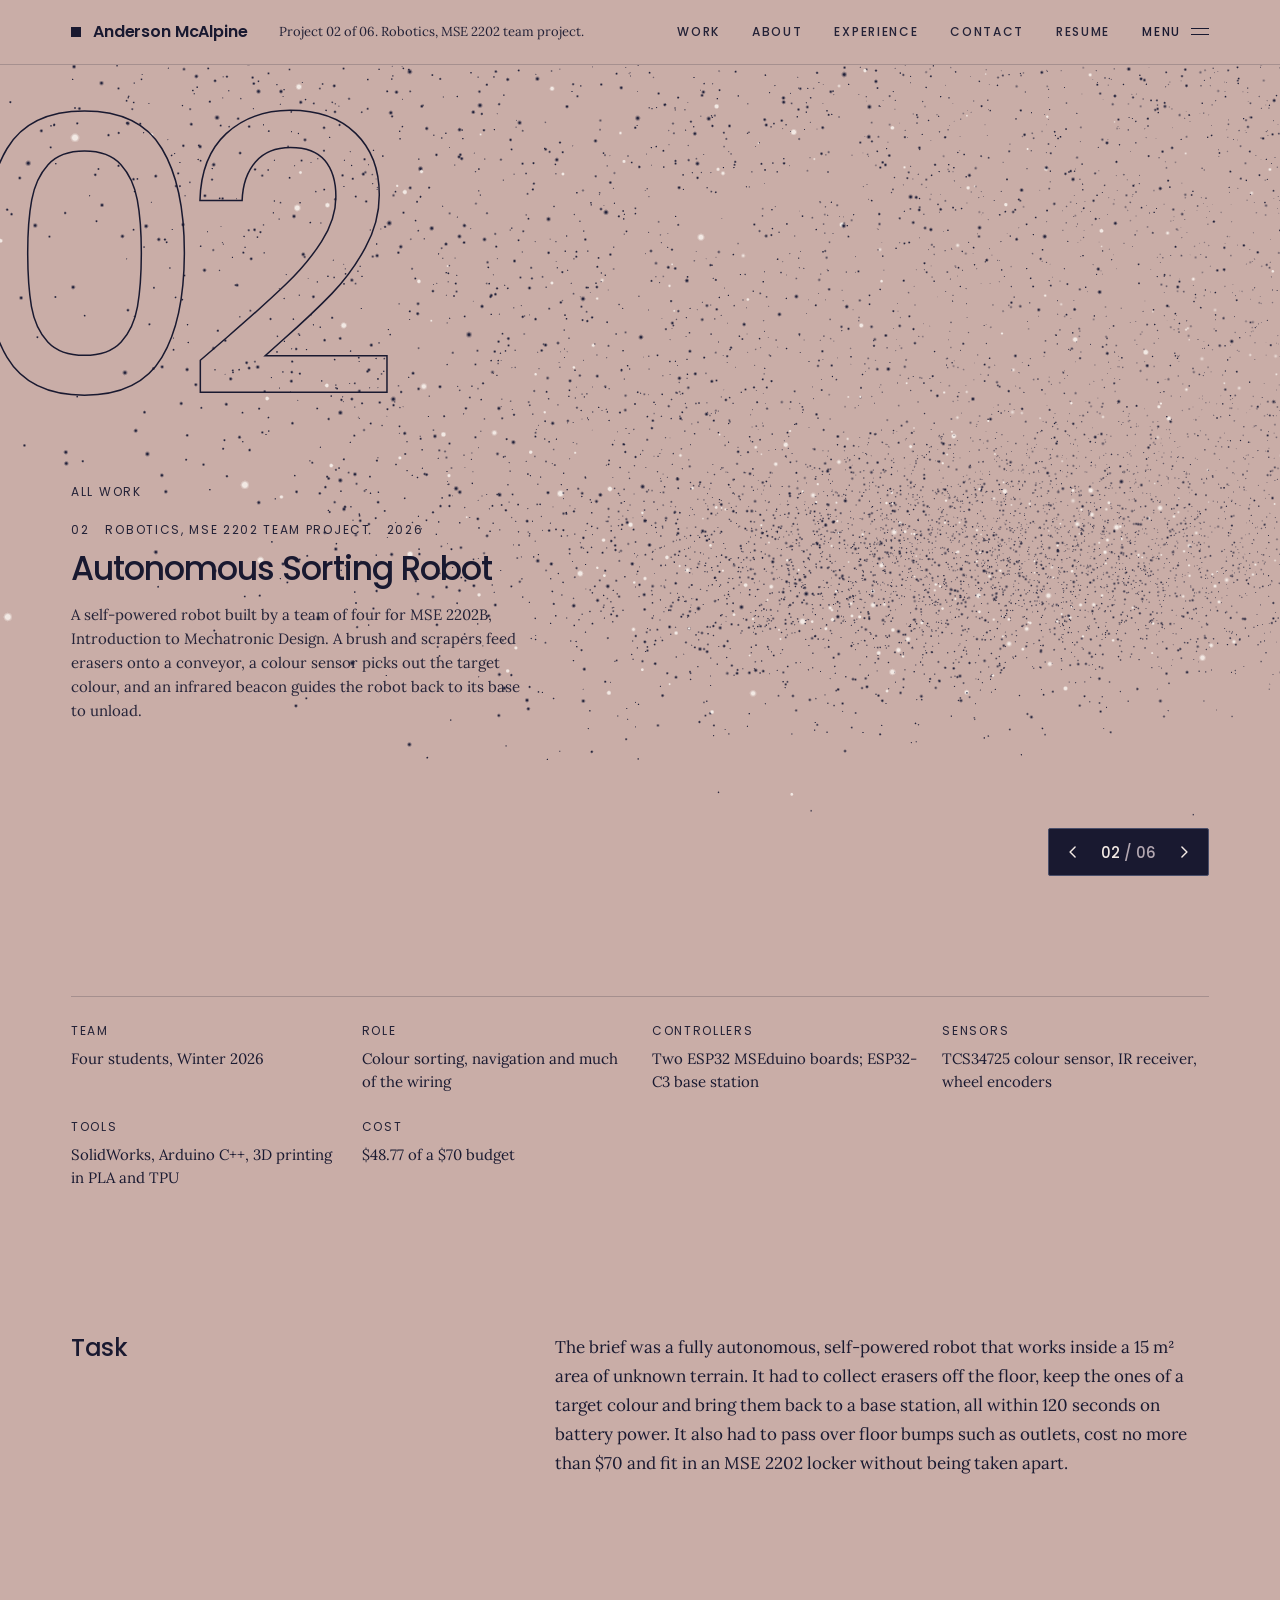
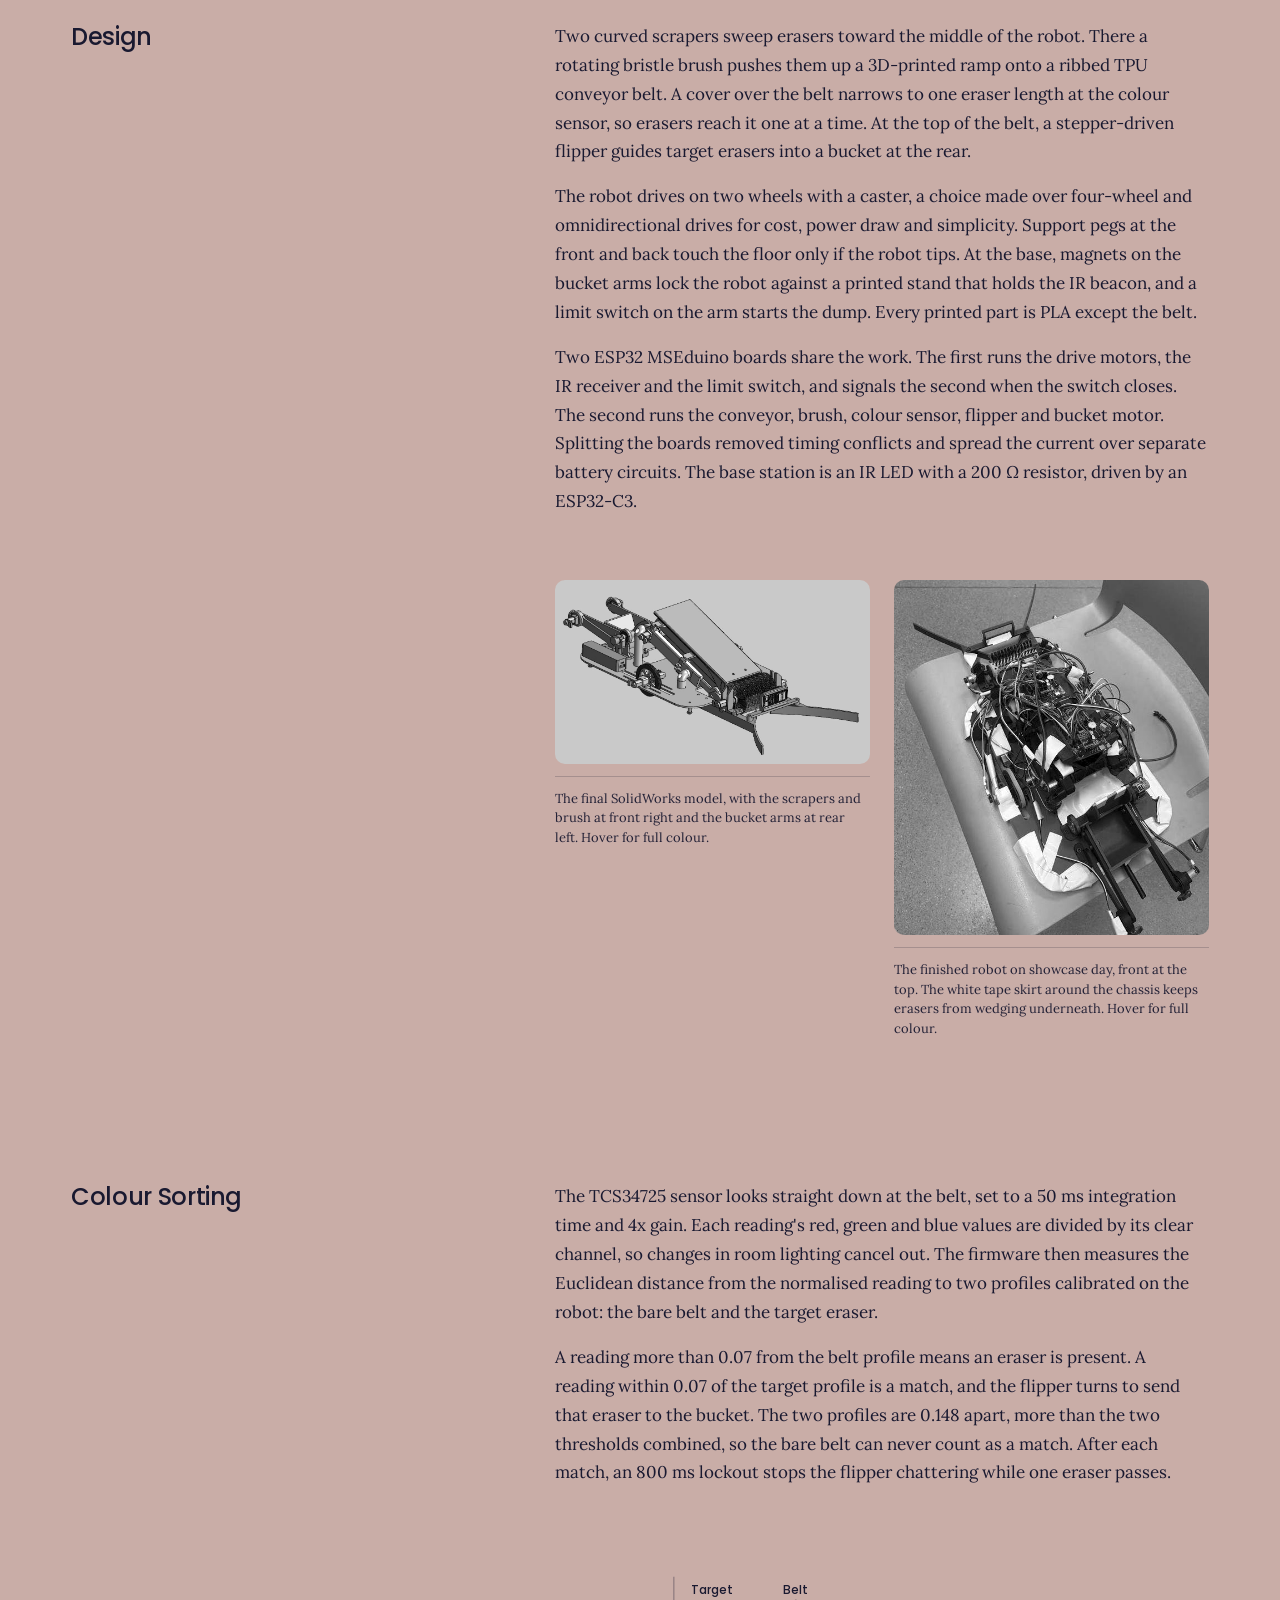
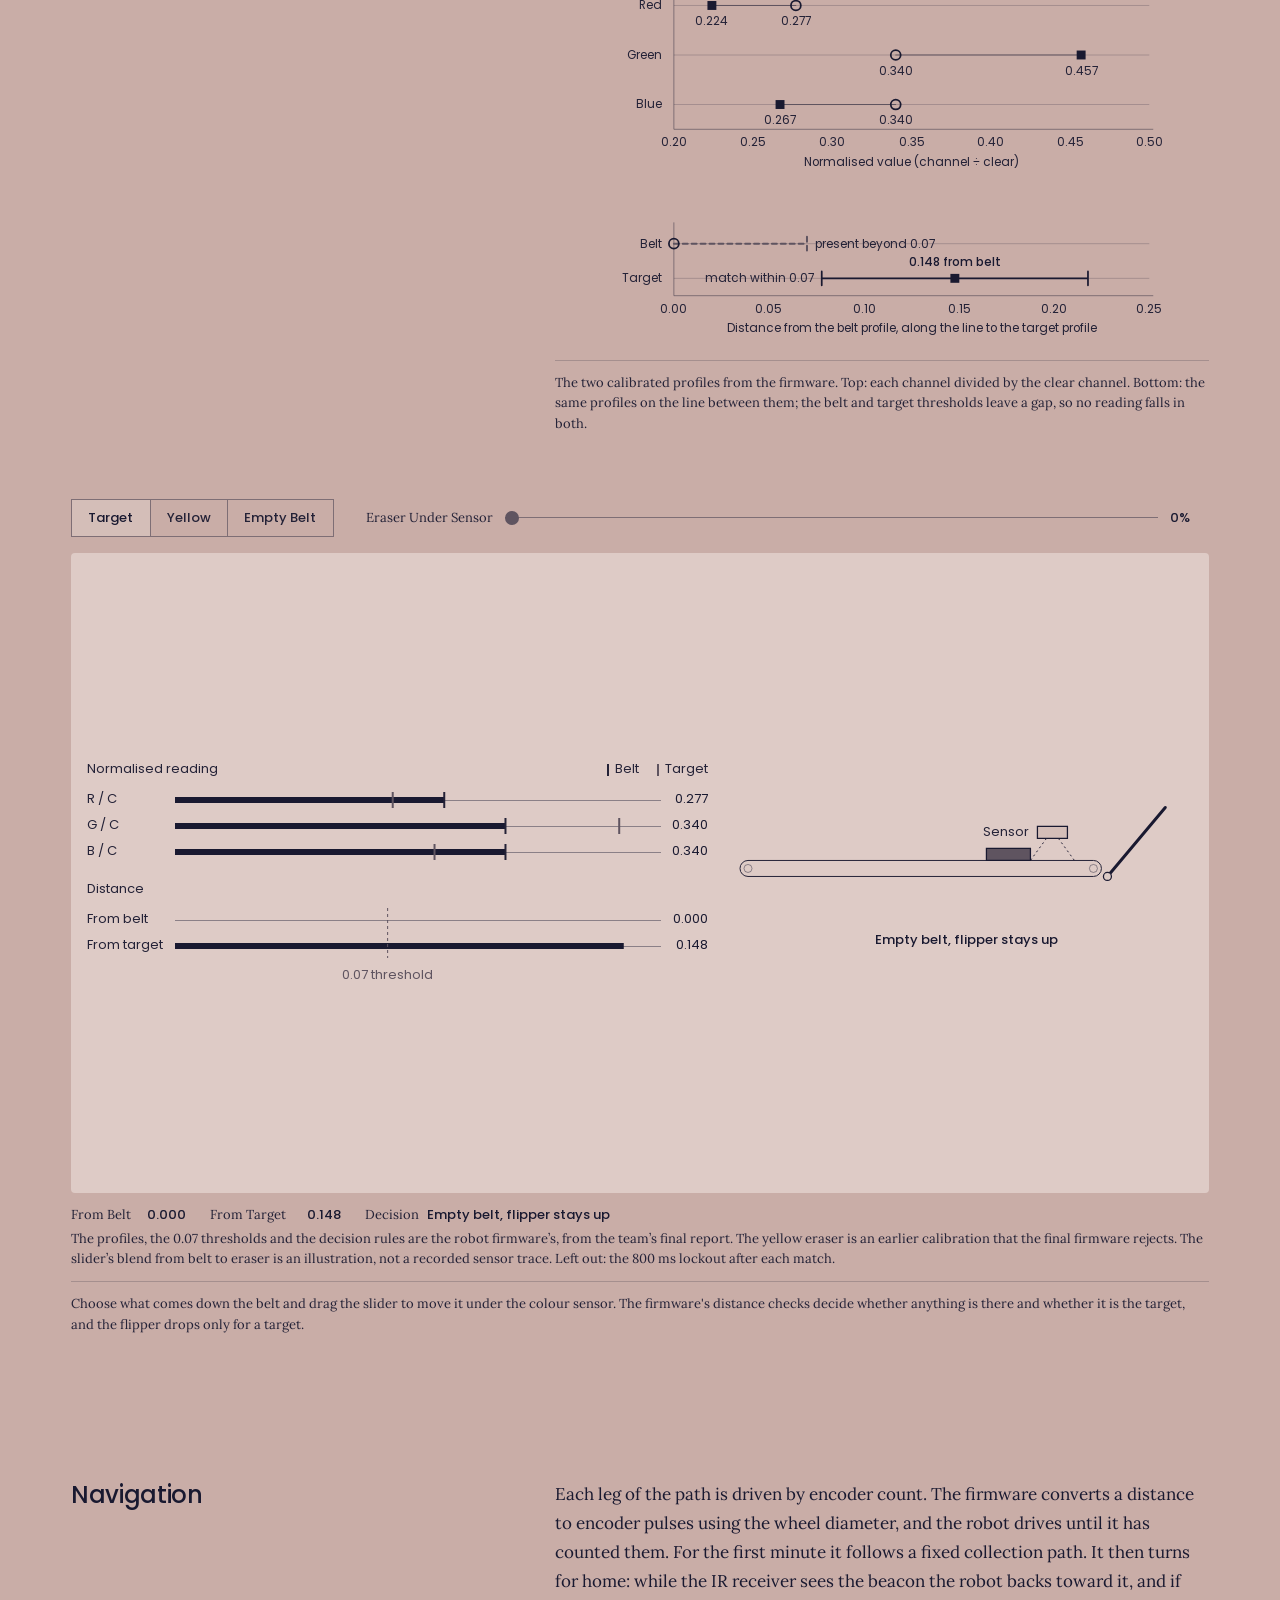
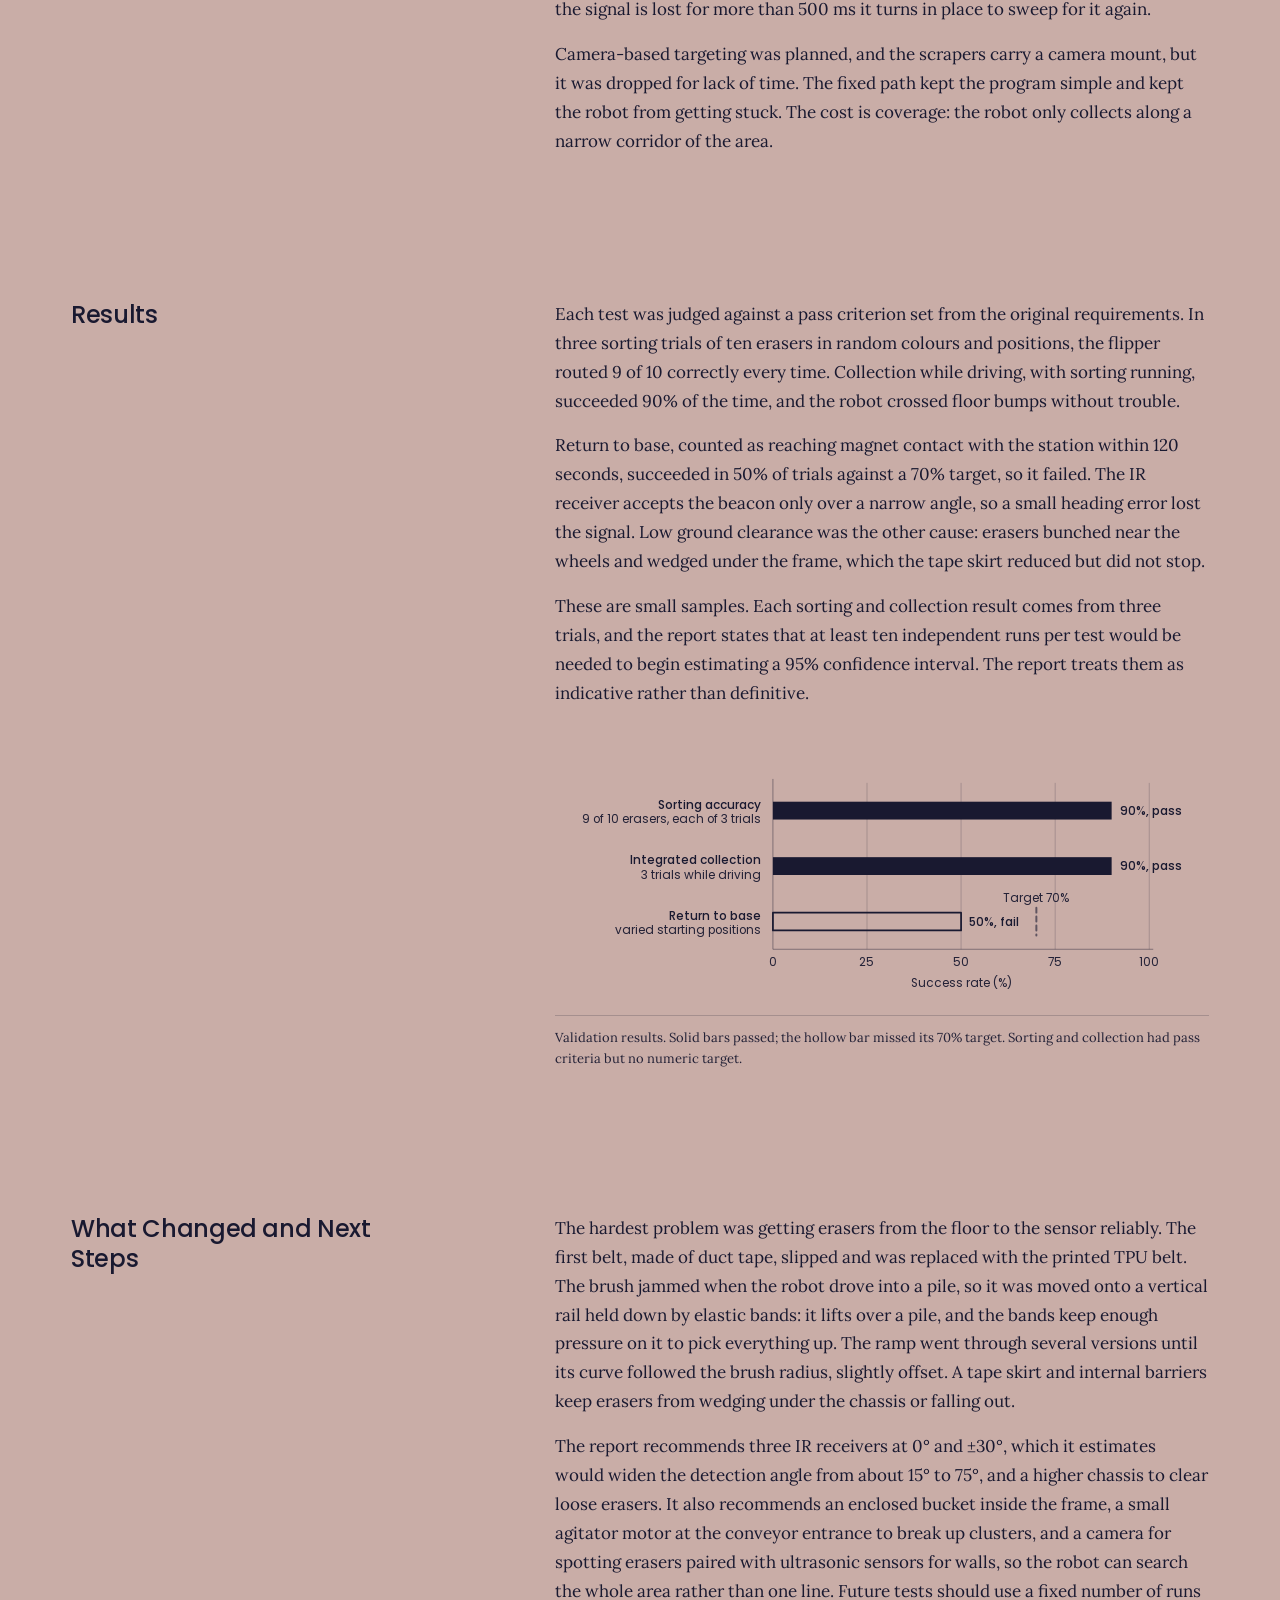
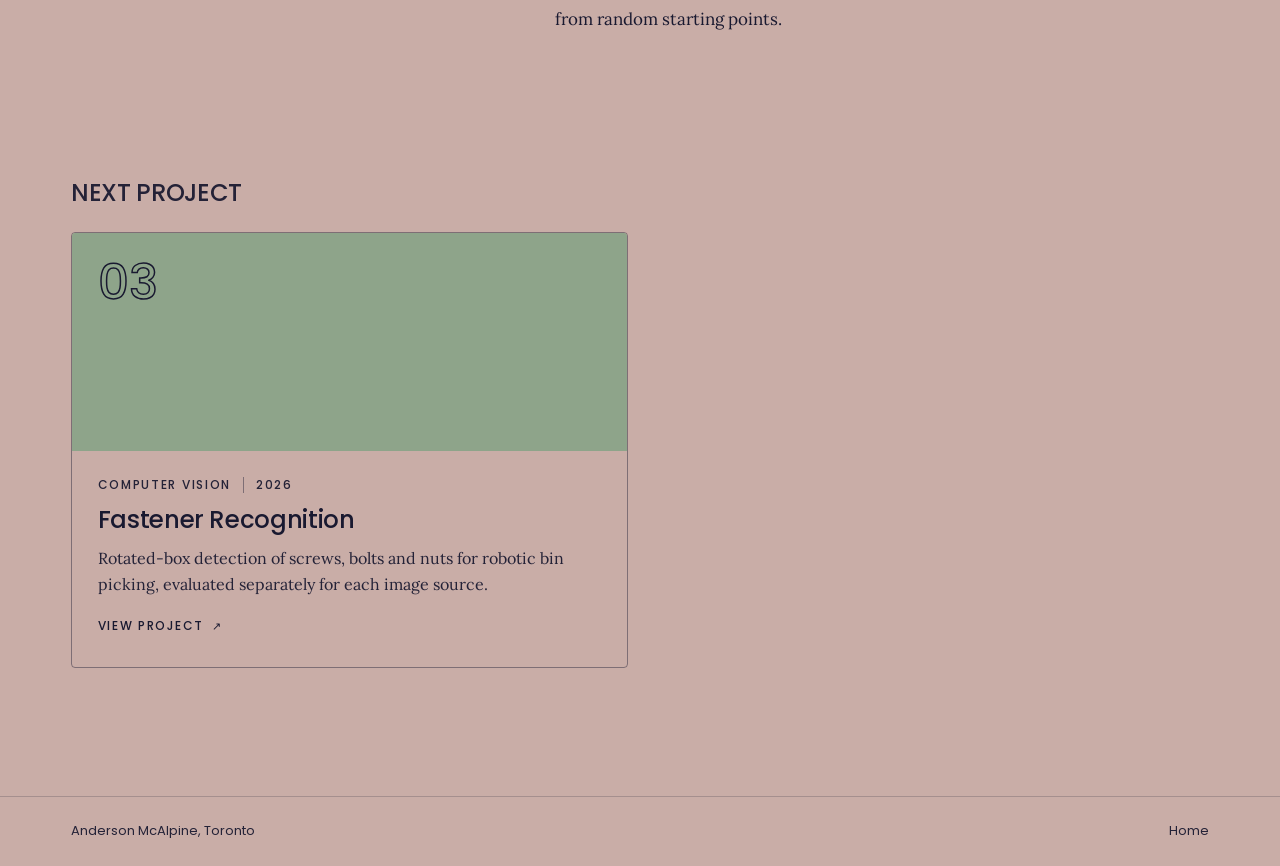
<file: work/sorter.html>
<!doctype html>
<html lang="en" class="tinted theme-rose">
<head>
<!-- Built from content/ by build.py. Edit the content, then run python3 build.py. -->
<meta charset="utf-8">
<meta name="viewport" content="width=device-width, initial-scale=1">
<script>document.documentElement.classList.add('js')</script>
<title>Autonomous Sorting Robot | Anderson McAlpine</title>
<meta name="description" content="A fully autonomous robot that sweeps erasers off the floor, sorts them by colour on a printed conveyor and carries the target colour back to a base station, built by a team of four for $48.77.">
<meta name="theme-color" content="#C9ADA7">
<link rel="canonical" href="https://andersonmcalpine.com/work/sorter.html">
<link rel="icon" href="../assets/favicon.svg" type="image/svg+xml">
<link rel="icon" href="../assets/favicon-32.png" sizes="32x32" type="image/png">
<link rel="apple-touch-icon" href="../assets/apple-touch-icon.png">
<meta property="og:type" content="website">
<meta property="og:site_name" content="Anderson McAlpine">
<meta property="og:title" content="Autonomous Sorting Robot | Anderson McAlpine">
<meta property="og:description" content="A fully autonomous robot that sweeps erasers off the floor, sorts them by colour on a printed conveyor and carries the target colour back to a base station, built by a team of four for $48.77.">
<meta property="og:url" content="https://andersonmcalpine.com/work/sorter.html">
<meta property="og:image" content="https://andersonmcalpine.com/images/og/sorter.png">
<meta property="og:image:width" content="1200">
<meta property="og:image:height" content="630">
<meta name="twitter:card" content="summary_large_image">
<link rel="preconnect" href="https://fonts.googleapis.com">
<link rel="preconnect" href="https://fonts.gstatic.com" crossorigin>
<link rel="stylesheet" href="https://fonts.googleapis.com/css2?family=Lora:ital,wght@0,400;0,500;1,400&family=Poppins:wght@400;500;600;700&display=swap">
<link rel="stylesheet" href="../assets/site.css?v=5e7a7c92">
<link rel="stylesheet" href="../assets/nav.css?v=917d57b8">
<link rel="stylesheet" href="../assets/pages.css?v=75e72bad">
<link rel="stylesheet" href="../assets/demos.css?v=a45bab9c">
<script src="../assets/cloud.js?v=2937656a" defer></script>
<script src="../assets/site.js?v=a3ec5726" defer></script>
<script src="../assets/nav.js?v=1912d596" defer></script>
<script src="../assets/demos.js?v=9a4acbda" defer></script>
<script type="application/json" id="site-data">{"projects": [{"id": "arm", "title": "6-DOF Robotic Arm", "num": "01"}, {"id": "sorter", "title": "Autonomous Sorting Robot", "num": "02"}, {"id": "fastener", "title": "Fastener Recognition", "num": "03"}, {"id": "gear", "title": "Gear Fault Classification", "num": "04"}, {"id": "nba", "title": "NBA Live Win Probability", "num": "05"}, {"id": "servo", "title": "Servo Driver", "num": "06"}], "sections": [{"id": "top", "label": "Home"}, {"id": "work", "label": "Work"}, {"id": "about", "label": "About", "page": "about.html"}, {"id": "experience", "label": "Experience and Education"}, {"id": "skills", "label": "Skills"}, {"id": "contact", "label": "Contact"}, {"id": "resume", "label": "Resume", "page": "resume.html"}], "email": "anderson.mcalpine@gmail.com", "linkedin": "https://www.linkedin.com/in/anderson-mcalpine-620898380", "resume": "resume.pdf", "curve": [[0.0, 0.253], [0.006, 0.253], [0.013, 0.268], [0.019, 0.269], [0.025, 0.3], [0.031, 0.272], [0.037, 0.272], [0.044, 0.273], [0.05, 0.275], [0.056, 0.261], [0.062, 0.276], [0.069, 0.308], [0.075, 0.31], [0.081, 0.362], [0.087, 0.329], [0.094, 0.384], [0.1, 0.384], [0.106, 0.384], [0.113, 0.408], [0.119, 0.409], [0.125, 0.39], [0.131, 0.412], [0.138, 0.434], [0.144, 0.458], [0.15, 0.456], [0.156, 0.46], [0.163, 0.46], [0.169, 0.423], [0.175, 0.449], [0.181, 0.446], [0.188, 0.473], [0.194, 0.492], [0.2, 0.458], [0.206, 0.504], [0.212, 0.5], [0.219, 0.467], [0.225, 0.504], [0.231, 0.507], [0.237, 0.516], [0.244, 0.533], [0.25, 0.532], [0.256, 0.511], [0.263, 0.476], [0.269, 0.469], [0.275, 0.48], [0.281, 0.529], [0.287, 0.522], [0.294, 0.558], [0.3, 0.608], [0.306, 0.579], [0.312, 0.57], [0.319, 0.609], [0.325, 0.576], [0.331, 0.614], [0.338, 0.628], [0.344, 0.676], [0.35, 0.721], [0.356, 0.753], [0.362, 0.765], [0.369, 0.794], [0.375, 0.798], [0.381, 0.824], [0.388, 0.828], [0.394, 0.851], [0.4, 0.862], [0.406, 0.886], [0.412, 0.855], [0.419, 0.855], [0.425, 0.877], [0.431, 0.888], [0.438, 0.91], [0.444, 0.912], [0.45, 0.897], [0.456, 0.902], [0.463, 0.904], [0.469, 0.904], [0.475, 0.897], [0.481, 0.89], [0.487, 0.877], [0.494, 0.868], [0.5, 0.905], [0.506, 0.888], [0.512, 0.888], [0.519, 0.894], [0.525, 0.917], [0.531, 0.907], [0.537, 0.889], [0.544, 0.905], [0.55, 0.893], [0.556, 0.886], [0.562, 0.912], [0.569, 0.926], [0.575, 0.908], [0.581, 0.92], [0.588, 0.914], [0.594, 0.904], [0.6, 0.919], [0.606, 0.921], [0.613, 0.888], [0.619, 0.877], [0.625, 0.895], [0.631, 0.881], [0.637, 0.852], [0.644, 0.838], [0.65, 0.787], [0.656, 0.803], [0.662, 0.803], [0.669, 0.786], [0.675, 0.731], [0.681, 0.796], [0.688, 0.824], [0.694, 0.828], [0.7, 0.753], [0.706, 0.753], [0.713, 0.807], [0.719, 0.869], [0.725, 0.827], [0.731, 0.811], [0.738, 0.817], [0.744, 0.814], [0.75, 0.722], [0.756, 0.697], [0.762, 0.718], [0.769, 0.707], [0.775, 0.74], [0.781, 0.79], [0.787, 0.751], [0.794, 0.73], [0.8, 0.679], [0.806, 0.69], [0.812, 0.69], [0.819, 0.667], [0.825, 0.553], [0.831, 0.52], [0.838, 0.386], [0.844, 0.353], [0.85, 0.472], [0.856, 0.6], [0.863, 0.606], [0.869, 0.73], [0.875, 0.655], [0.881, 0.63], [0.887, 0.499], [0.894, 0.499], [0.9, 0.584], [0.906, 0.584], [0.912, 0.632], [0.919, 0.644], [0.925, 0.644], [0.931, 0.665], [0.938, 0.642], [0.944, 0.642], [0.95, 0.406], [0.956, 0.372], [0.963, 0.408], [0.969, 0.374], [0.975, 0.295], [0.981, 0.116], [0.988, 0.1], [0.994, 0.022], [1.0, 0.005]]}</script>
</head>
<body>
<svg class="sprite" aria-hidden="true" focusable="false"><filter id="duo" color-interpolation-filters="sRGB"><feColorMatrix type="saturate" values="0"/><feComponentTransfer><feFuncR type="table" tableValues="0.133 0.949"/><feFuncG type="table" tableValues="0.133 0.914"/><feFuncB type="table" tableValues="0.231 0.894"/></feComponentTransfer></filter></svg>
<a class="skip" href="#main">Skip to Content</a>
<canvas class="cloud" aria-hidden="true"></canvas>

<header class="hd">
  <div class="hd-bar">
    <a class="brand" href="../index.html" aria-label="Anderson McAlpine, home"><i class="sq" aria-hidden="true"></i><span class="brand-name">Anderson McAlpine</span></a>
    <p class="hd-note note">Project 02 of 06. Robotics, MSE 2202 team project.</p>
    <nav class="hd-links" aria-label="Main">
      <a href="../index.html#work">Work</a>
      <a href="../about.html">About</a>
      <a href="../index.html#experience">Experience</a>
      <a href="../index.html#contact">Contact</a>
      <a href="../resume.html">Resume</a>
    </nav>
    <button class="menu-btn" type="button" aria-expanded="false" aria-controls="menu">Menu</button>
  </div>
</header>

<main id="main">
  <section class="scene c-scene" data-cloud data-shape="sorter" data-x="0.56" data-y="-0.04" data-s="0.86" data-a="1" aria-labelledby="c-title">
    <div class="dots rise" style="--d:200ms" aria-hidden="true"></div>
    <div class="giant rise" data-parallax="0.3" aria-hidden="true"><span>02</span></div>
    <i class="hair mid rise" style="--d:320ms" aria-hidden="true"></i>
    <div class="copy">
      <a class="back rise" href="../index.html#work">All Work</a>
      <p class="kind rise" style="--d:60ms"><span>02</span><span>Robotics, MSE 2202 team project</span><span>2026</span></p>
      <h1 class="title" id="c-title" style="view-transition-name: t-sorter">Autonomous Sorting Robot</h1>
      <p class="blurb rise" style="--d:160ms">A self-powered robot built by a team of four for MSE 2202B, Introduction to Mechatronic Design. A brush and scrapers feed erasers onto a conveyor, a colour sensor picks out the target colour, and an infrared beacon guides the robot back to its base to unload.</p>
    </div>
  </section>

  <section class="c-sec" data-cloud data-shape="dust" data-x="0" data-y="0" data-s="1.15" data-a="0.3" aria-label="Project details">
    <div class="wrap">
      <dl class="c-meta reveal">
        <div><dt>Team</dt><dd>Four students, Winter 2026</dd></div>
        <div><dt>Role</dt><dd>Colour sorting, navigation and much of the wiring</dd></div>
        <div><dt>Controllers</dt><dd>Two ESP32 MSEduino boards; ESP32-C3 base station</dd></div>
        <div><dt>Sensors</dt><dd>TCS34725 colour sensor, IR receiver, wheel encoders</dd></div>
        <div><dt>Tools</dt><dd>SolidWorks, Arduino C++, 3D printing in PLA and TPU</dd></div>
        <div><dt>Cost</dt><dd>$48.77 of a $70 budget</dd></div>
      </dl>
    </div>
  </section>

  <section class="c-sec" data-cloud data-shape="dust" data-x="0" data-y="0" data-s="1.15" data-a="0.3" aria-labelledby="s-0">
    <div class="wrap grid">
      <h2 id="s-0" class="reveal">Task</h2>
      <div class="c-body reveal">
        <p>The brief was a fully autonomous, self-powered robot that works inside a 15 m² area of unknown terrain. It had to collect erasers off the floor, keep the ones of a target colour and bring them back to a base station, all within 120 seconds on battery power. It also had to pass over floor bumps such as outlets, cost no more than $70 and fit in an MSE 2202 locker without being taken apart.</p>
      </div>
    </div>

  </section>
  <section class="c-sec" data-cloud data-shape="dust" data-x="0" data-y="0" data-s="1.15" data-a="0.3" aria-labelledby="s-1">
    <div class="wrap grid">
      <h2 id="s-1" class="reveal">Design</h2>
      <div class="c-body reveal">
        <p>Two curved scrapers sweep erasers toward the middle of the robot. There a rotating bristle brush pushes them up a 3D-printed ramp onto a ribbed TPU conveyor belt. A cover over the belt narrows to one eraser length at the colour sensor, so erasers reach it one at a time. At the top of the belt, a stepper-driven flipper guides target erasers into a bucket at the rear.</p>
        <p>The robot drives on two wheels with a caster, a choice made over four-wheel and omnidirectional drives for cost, power draw and simplicity. Support pegs at the front and back touch the floor only if the robot tips. At the base, magnets on the bucket arms lock the robot against a printed stand that holds the IR beacon, and a limit switch on the arm starts the dump. Every printed part is PLA except the belt.</p>
        <p>Two ESP32 MSEduino boards share the work. The first runs the drive motors, the IR receiver and the limit switch, and signals the second when the switch closes. The second runs the conveyor, brush, colour sensor, flipper and bucket motor. Splitting the boards removed timing conflicts and spread the current over separate battery circuits. The base station is an IR LED with a 200 Ω resistor, driven by an ESP32-C3.</p>
      </div>
    </div>
    <div class="c-fig c-side c-tiles wrap reveal">
      <figure class="tile">
        <span class="duo"><img src="../images/sorter-cad.jpg" alt="SolidWorks render of the robot: curved scrapers and a bristle brush at the front, a covered conveyor rising toward the rear, a drive wheel and battery on a flat chassis, and two bucket arms at the back" loading="lazy"></span>
        <figcaption>The final SolidWorks model, with the scrapers and brush at front right and the bucket arms at rear left. Hover for full colour.</figcaption>
      </figure>
      <figure class="tile">
        <span class="duo"><img src="../images/sorter-robot.jpg" alt="Top view of the finished robot on a chair: blue printed scrapers at the top, two circuit boards and many wires on the conveyor cover, a blue bucket at the bottom, and white tape around the edge of the chassis" loading="lazy"></span>
        <figcaption>The finished robot on showcase day, front at the top. The white tape skirt around the chassis keeps erasers from wedging underneath. Hover for full colour.</figcaption>
      </figure>
    </div>
  </section>
  <section class="c-sec" data-cloud data-shape="dust" data-x="0" data-y="0" data-s="1.15" data-a="0.3" aria-labelledby="s-2">
    <div class="wrap grid">
      <h2 id="s-2" class="reveal">Colour Sorting</h2>
      <div class="c-body reveal">
        <p>The TCS34725 sensor looks straight down at the belt, set to a 50 ms integration time and 4x gain. Each reading&#x27;s red, green and blue values are divided by its clear channel, so changes in room lighting cancel out. The firmware then measures the Euclidean distance from the normalised reading to two profiles calibrated on the robot: the bare belt and the target eraser.</p>
        <p>A reading more than 0.07 from the belt profile means an eraser is present. A reading within 0.07 of the target profile is a match, and the flipper turns to send that eraser to the bucket. The two profiles are 0.148 apart, more than the two thresholds combined, so the bare belt can never count as a match. After each match, an 800 ms lockout stops the flipper chattering while one eraser passes.</p>
      </div>
    </div>
    <figure class="c-fig c-side c-chart wrap reveal">
      <svg aria-label="Two panels. Top: normalised red, green and blue for the belt profile (0.277, 0.340, 0.340) and the target profile (0.224, 0.457, 0.267). Bottom: on the line between the two profiles, the belt region reaches 0.07 and the target region spans 0.078 to 0.218 around the target at 0.148, so the two do not overlap" class="chart" viewBox="0 0 660 396" width="660" height="396" role="img" xmlns="http://www.w3.org/2000/svg">
<path class="gr" d="M120.0 55.0H600.0 M120.0 105.0H600.0 M120.0 155.0H600.0"/>
<path class="ax" d="M120.0 26.0V180.0H604.0"/>
<text class="tk" x="108.0" y="59.0" text-anchor="end">Red</text>
<text class="tk" x="108.0" y="109.0" text-anchor="end">Green</text>
<text class="tk" x="108.0" y="159.0" text-anchor="end">Blue</text>
<text class="tk" x="120.0" y="197.0" text-anchor="middle">0.20</text>
<text class="tk" x="200.0" y="197.0" text-anchor="middle">0.25</text>
<text class="tk" x="280.0" y="197.0" text-anchor="middle">0.30</text>
<text class="tk" x="360.0" y="197.0" text-anchor="middle">0.35</text>
<text class="tk" x="440.0" y="197.0" text-anchor="middle">0.40</text>
<text class="tk" x="520.0" y="197.0" text-anchor="middle">0.45</text>
<text class="tk" x="600.0" y="197.0" text-anchor="middle">0.50</text>
<text class="lb" x="360.0" y="217.0" text-anchor="middle">Normalised value (channel ÷ clear)</text>
<path class="s3" d="M243.2 55.0H158.4"/>
<circle class="s1" cx="243.2" cy="55.0" r="5"/>
<rect class="pt" x="153.9" y="50.5" width="9" height="9"/>
<text class="tk" x="243.2" y="75.0" text-anchor="middle">0.277</text>
<text class="tk" x="158.4" y="75.0" text-anchor="middle">0.224</text>
<text class="nm" x="243.2" y="43.0" text-anchor="middle">Belt</text>
<text class="nm" x="158.4" y="43.0" text-anchor="middle">Target</text>
<path class="s3" d="M344.0 105.0H531.2"/>
<circle class="s1" cx="344.0" cy="105.0" r="5"/>
<rect class="pt" x="526.7" y="100.5" width="9" height="9"/>
<text class="tk" x="344.0" y="125.0" text-anchor="middle">0.340</text>
<text class="tk" x="531.2" y="125.0" text-anchor="middle">0.457</text>
<path class="s3" d="M344.0 155.0H227.2"/>
<circle class="s1" cx="344.0" cy="155.0" r="5"/>
<rect class="pt" x="222.7" y="150.5" width="9" height="9"/>
<text class="tk" x="344.0" y="175.0" text-anchor="middle">0.340</text>
<text class="tk" x="227.2" y="175.0" text-anchor="middle">0.267</text>
<path class="gr" d="M120.0 295.5H600.0 M120.0 330.5H600.0"/>
<path class="ax" d="M120.0 274.0V348.0H604.0"/>
<text class="tk" x="108.0" y="299.5" text-anchor="end">Belt</text>
<text class="tk" x="108.0" y="334.5" text-anchor="end">Target</text>
<text class="tk" x="120.0" y="365.0" text-anchor="middle">0.00</text>
<text class="tk" x="216.0" y="365.0" text-anchor="middle">0.05</text>
<text class="tk" x="312.0" y="365.0" text-anchor="middle">0.10</text>
<text class="tk" x="408.0" y="365.0" text-anchor="middle">0.15</text>
<text class="tk" x="504.0" y="365.0" text-anchor="middle">0.20</text>
<text class="tk" x="600.0" y="365.0" text-anchor="middle">0.25</text>
<text class="lb" x="360.0" y="385.0" text-anchor="middle">Distance from the belt profile, along the line to the target profile</text>
<path class="s2" d="M120.0 295.5H254.4M254.4 288.5V302.5"/>
<circle class="s1" cx="120.0" cy="295.5" r="5"/>
<text class="tk" x="262.4" y="299.5">present beyond 0.07</text>
<path class="s1" d="M269.3 330.5H538.1M269.3 323.5V337.5M538.1 323.5V337.5"/>
<rect class="pt" x="399.2" y="326.0" width="9" height="9"/>
<text class="tk" x="261.3" y="334.5" text-anchor="end">match within 0.07</text>
<text class="nm" x="403.7" y="318.5" text-anchor="middle">0.148 from belt</text>
</svg>
      <figcaption>The two calibrated profiles from the firmware. Top: each channel divided by the clear channel. Bottom: the same profiles on the line between them; the belt and target thresholds leave a gap, so no reading falls in both.</figcaption>
    </figure>
    <figure class="c-fig wrap reveal demo-fig">
      <div class="demo" data-demo="sort"></div>
      <figcaption>Choose what comes down the belt and drag the slider to move it under the colour sensor. The firmware&#x27;s distance checks decide whether anything is there and whether it is the target, and the flipper drops only for a target.</figcaption>
    </figure>
  </section>
  <section class="c-sec" data-cloud data-shape="dust" data-x="0" data-y="0" data-s="1.15" data-a="0.3" aria-labelledby="s-3">
    <div class="wrap grid">
      <h2 id="s-3" class="reveal">Navigation</h2>
      <div class="c-body reveal">
        <p>Each leg of the path is driven by encoder count. The firmware converts a distance to encoder pulses using the wheel diameter, and the robot drives until it has counted them. For the first minute it follows a fixed collection path. It then turns for home: while the IR receiver sees the beacon the robot backs toward it, and if the signal is lost for more than 500 ms it turns in place to sweep for it again.</p>
        <p>Camera-based targeting was planned, and the scrapers carry a camera mount, but it was dropped for lack of time. The fixed path kept the program simple and kept the robot from getting stuck. The cost is coverage: the robot only collects along a narrow corridor of the area.</p>
      </div>
    </div>

  </section>
  <section class="c-sec" data-cloud data-shape="dust" data-x="0" data-y="0" data-s="1.15" data-a="0.3" aria-labelledby="s-4">
    <div class="wrap grid">
      <h2 id="s-4" class="reveal">Results</h2>
      <div class="c-body reveal">
        <p>Each test was judged against a pass criterion set from the original requirements. In three sorting trials of ten erasers in random colours and positions, the flipper routed 9 of 10 correctly every time. Collection while driving, with sorting running, succeeded 90% of the time, and the robot crossed floor bumps without trouble.</p>
        <p>Return to base, counted as reaching magnet contact with the station within 120 seconds, succeeded in 50% of trials against a 70% target, so it failed. The IR receiver accepts the beacon only over a narrow angle, so a small heading error lost the signal. Low ground clearance was the other cause: erasers bunched near the wheels and wedged under the frame, which the tape skirt reduced but did not stop.</p>
        <p>These are small samples. Each sorting and collection result comes from three trials, and the report states that at least ten independent runs per test would be needed to begin estimating a 95% confidence interval. The report treats them as indicative rather than definitive.</p>
      </div>
    </div>
    <figure class="c-fig c-side c-chart wrap reveal">
      <svg aria-label="Bar chart of success rate in percent. Sorting accuracy 90%, pass. Integrated collection 90%, pass. Return to base 50%, fail, with a dashed target line at 70%" class="chart" viewBox="0 0 660 230" width="660" height="230" role="img" xmlns="http://www.w3.org/2000/svg">
<path class="gr" d="M315.0 12.0V180.0 M410.0 12.0V180.0 M505.0 12.0V180.0 M600.0 12.0V180.0"/>
<path class="ax" d="M220.0 8.0V180.0H604.0"/>
<text class="tk" x="220.0" y="197.0" text-anchor="middle">0</text>
<text class="tk" x="315.0" y="197.0" text-anchor="middle">25</text>
<text class="tk" x="410.0" y="197.0" text-anchor="middle">50</text>
<text class="tk" x="505.0" y="197.0" text-anchor="middle">75</text>
<text class="tk" x="600.0" y="197.0" text-anchor="middle">100</text>
<text class="lb" x="410.0" y="218.0" text-anchor="middle">Success rate (%)</text>
<rect class="pt" x="220.0" y="31.0" width="342.0" height="18"/>
<text class="nm" x="208.0" y="38.0" text-anchor="end">Sorting accuracy</text>
<text class="tk" x="208.0" y="53.0" text-anchor="end">9 of 10 erasers, each of 3 trials</text>
<text class="nm" x="570.0" y="44.0">90%, pass</text>
<rect class="pt" x="220.0" y="87.0" width="342.0" height="18"/>
<text class="nm" x="208.0" y="94.0" text-anchor="end">Integrated collection</text>
<text class="tk" x="208.0" y="109.0" text-anchor="end">3 trials while driving</text>
<text class="nm" x="570.0" y="100.0">90%, pass</text>
<rect class="s1" x="220.0" y="143.0" width="190.0" height="18"/>
<text class="nm" x="208.0" y="150.0" text-anchor="end">Return to base</text>
<text class="tk" x="208.0" y="165.0" text-anchor="end">varied starting positions</text>
<text class="nm" x="418.0" y="156.0">50%, fail</text>
<path class="s2" d="M486.0 138.0V166.0"/>
<text class="tk" x="486.0" y="132.0" text-anchor="middle">Target 70%</text>
</svg>
      <figcaption>Validation results. Solid bars passed; the hollow bar missed its 70% target. Sorting and collection had pass criteria but no numeric target.</figcaption>
    </figure>
  </section>
  <section class="c-sec" data-cloud data-shape="dust" data-x="0" data-y="0" data-s="1.15" data-a="0.3" aria-labelledby="s-5">
    <div class="wrap grid">
      <h2 id="s-5" class="reveal">What Changed and Next Steps</h2>
      <div class="c-body reveal">
        <p>The hardest problem was getting erasers from the floor to the sensor reliably. The first belt, made of duct tape, slipped and was replaced with the printed TPU belt. The brush jammed when the robot drove into a pile, so it was moved onto a vertical rail held down by elastic bands: it lifts over a pile, and the bands keep enough pressure on it to pick everything up. The ramp went through several versions until its curve followed the brush radius, slightly offset. A tape skirt and internal barriers keep erasers from wedging under the chassis or falling out.</p>
        <p>The report recommends three IR receivers at 0° and ±30°, which it estimates would widen the detection angle from about 15° to 75°, and a higher chassis to clear loose erasers. It also recommends an enclosed bucket inside the frame, a small agitator motor at the conveyor entrance to break up clusters, and a camera for spotting erasers paired with ultrasonic sensors for walls, so the robot can search the whole area rather than one line. Future tests should use a fixed number of runs from random starting points.</p>
      </div>
    </div>

  </section>

  <section class="c-sec c-next" data-cloud data-shape="dust" data-x="0" data-y="0" data-s="1.15" data-a="0.3" aria-labelledby="next-h">
    <div class="wrap">
      <h2 class="next-label" id="next-h">Next Project</h2>
      <div class="cards">
      <article class="card theme-sage reveal" aria-labelledby="c-fastener">
        <div class="card-panel">
          <span class="num-o" aria-hidden="true">03</span>
        </div>
        <div class="card-body">
          <p class="card-meta"><span>Computer vision</span><span>2026</span></p>
          <h3 id="c-fastener" style="view-transition-name: t-fastener">Fastener Recognition</h3>
          <p class="card-sum">Rotated-box detection of screws, bolts and nuts for robotic bin picking, evaluated separately for each image source.</p>
          <a class="link stretch" href="../work/fastener.html" aria-label="View Project: Fastener Recognition"><span class="u">View Project</span> <span class="ar" aria-hidden="true">↗</span></a>
        </div>
      </article>
      </div>
    </div>
  </section>
</main>

<footer class="ft">
  <div class="wrap ft-row">
    <span>Anderson McAlpine, Toronto</span>
    <a href="../index.html">Home</a>
  </div>
</footer>
</body>
</html>
</file>
<file: assets/site.css>
@view-transition { navigation: auto; }

/* Palette: blush, indigo and slate from the brief, with in-between tones. Gold is one small
   accent (the brand square, current and hover marks). Each project has its own colour (dusk,
   sage, ochre, clay): its home card uses it and its case page is tinted with it. */
:root {
  --night: #191930;
  --indigo: #22223B;
  --indigo-2: #2C2C48;
  --slate: #4A4E69;
  --mauve: #B3A7B1;
  --rose: #C9ADA7;
  --blush: #F2E9E4;
  --gold: #E9C46A;
  --gold-2: #F2D58F;
  --blush-2: #E7DCD6;
  --dusk: #8C9AC0;
  --sage: #8EA48A;
  --ochre: #D2A24C;
  --clay: #C2775C;

  --bg: var(--indigo);
  --page: var(--bg);
  --surface: var(--indigo-2);
  --ink: var(--blush);
  --ink-2: var(--mauve);
  --rule: #34364F;
  --line: var(--slate);
  --focus: var(--gold);
  --accent: var(--gold);
  /* Demos and charts: the drawing panel and the one highlighted mark. */
  --stage: var(--night);
  --hl: var(--gold);
  /* Particles: two colours, added onto dark pages; "normal" blending draws them as ink on light ones. */
  --cloud-base: #B9AEB6;
  --cloud-hi: #FFF8F4;
  --cloud-blend: add;
  --hd: 64px;

  --font-sys: -apple-system, BlinkMacSystemFont, "Segoe UI", Roboto, Helvetica, Arial, sans-serif;
  /* Type: Poppins for headings, numbers, labels and controls; Lora for reading text. The hierarchy
     follows mayanigrin.com: spaced capitals for labels and controls, a serif for paragraphs. */
  --font: "Poppins", var(--font-sys);
  --font-text: "Lora", Georgia, "Times New Roman", serif;
  --margin: clamp(24px, 5.556vw, 80px);
  --maxw: 1440px;
  --sp-1: 4px; --sp-2: 8px; --sp-3: 12px; --sp-4: 16px; --sp-5: 24px; --sp-6: 32px;
  --sp-7: 48px; --sp-8: 64px; --sp-9: 96px; --sp-10: 128px; --sp-11: 160px;
  --r-btn: 10px;
  --dur-micro: 120ms; --dur-small: 220ms; --dur-medium: 360ms; --dur-sig: 900ms;
  --ease: cubic-bezier(0.2, 0, 0, 1);
  --ease-in: cubic-bezier(0.16, 1, 0.3, 1);
  /* Layout: every page edge and column comes from these. */
  --edge: max(var(--margin), calc((100vw - var(--maxw)) / 2));
  --gap: var(--sp-5);
  --col: calc((100vw - 2 * var(--edge) - 11 * var(--gap)) / 12);
  --col6: calc(var(--edge) + 5 * (var(--col) + var(--gap)));
  /* Type scale: label, UI, body, heading, subtitle, then fluid lead, title, display and giant. */
  --t-label: 13px;
  /* Labels and controls: small spaced capitals. */
  --t-caps: 12px;
  --caps: 0.14em;
  --t-ui: 15px;
  --t-body: 17px;
  --t-h3: 20px;
  --t-h2: 24px;
  --t-lead: clamp(24px, 2.2vw, 34px);
  --t-title: clamp(28px, 2.6vw, 42px);
  --t-display: clamp(28px, 3.2vw, 52px);
  --t-giant: min(46vh, 30vw);
  color-scheme: dark;
}

/* Themes. Dark is the default; .light and .dark switch a page or a band; the menu, the project
   switcher and the demo panels always stay dark. A tinted page takes its project's colour. */
.light {
  --bg: var(--blush); --surface: var(--blush-2); --ink: var(--indigo); --ink-2: var(--slate);
  --rule: rgba(34, 34, 59, 0.16); --line: rgba(34, 34, 59, 0.34); --accent: var(--indigo); --focus: var(--indigo);
  color-scheme: light;
}
.dark, .mn, .sw, .fig-svg {
  --bg: var(--indigo); --surface: var(--indigo-2); --ink: var(--blush); --ink-2: var(--mauve);
  --rule: #34364F; --line: var(--slate); --accent: var(--gold); --focus: var(--gold);
  color-scheme: dark;
}
.theme-dusk { --tint: var(--dusk); }
.theme-sage { --tint: var(--sage); }
.theme-ochre { --tint: var(--ochre); }
.theme-clay { --tint: var(--clay); }
.theme-rose { --tint: var(--rose); }
.theme-mauve { --tint: var(--mauve); }
.tinted {
  --bg: var(--tint); --surface: color-mix(in srgb, var(--tint) 72%, var(--blush));
  /* Night ink keeps body and secondary text at AA contrast even on clay, the darkest tint. */
  --ink: var(--night); --ink-2: color-mix(in srgb, var(--night) 94%, var(--tint));
  --rule: rgba(25, 25, 48, 0.2); --line: rgba(25, 25, 48, 0.42); --accent: var(--night); --focus: var(--night);
  --cloud-base: #22223B; --cloud-hi: #F2E9E4; --cloud-blend: normal;
  /* Demos draw on a paler sheet of the project's colour; the highlight is a deep shade of it. */
  --stage: color-mix(in srgb, var(--tint) 50%, var(--blush));
  --hl: color-mix(in srgb, var(--tint) 40%, var(--night));
  color-scheme: light;
}
html.light, html.tinted { --page: var(--bg); }
.light:not(html), .dark:not(html), .tinted:not(html) { background: var(--bg); color: var(--ink); }

*, *::before, *::after { box-sizing: border-box; }
html { background: var(--page); scroll-behavior: smooth; scroll-padding-top: var(--hd); -webkit-tap-highlight-color: transparent; }
/* The page colour is on html only, so the particle canvas (z-index -1) shows above it. */
body {
  margin: 0; color: var(--ink);
  font: 400 var(--t-body)/1.6 var(--font); -webkit-font-smoothing: antialiased; -moz-osx-font-smoothing: grayscale;
  overflow-x: hidden; overflow-x: clip;
}
a { color: inherit; text-decoration: none; }
img { display: block; max-width: 100%; height: auto; }
h1, h2, h3, h4, p, dl, dd, figure, ol, ul { margin: 0; }
ol, ul { padding: 0; list-style: none; }
button { font: inherit; color: inherit; }
::selection { background: var(--blush); color: var(--indigo); }
:focus-visible { outline: 2px solid var(--focus); outline-offset: 4px; border-radius: 4px; }

.skip { position: fixed; left: var(--sp-4); top: -80px; z-index: 60; padding: 10px 16px; background: var(--blush); color: var(--indigo); font-weight: 500; }
.skip:focus { top: var(--sp-4); }
.wrap { margin-inline: var(--edge); }
.grid { display: grid; grid-template-columns: repeat(12, minmax(0, 1fr)); column-gap: var(--gap); }
.sprite { position: absolute; width: 0; height: 0; overflow: hidden; }
.note { font-family: var(--font-text); font-size: var(--t-label); line-height: 1.55; color: var(--ink-2); }
.hair { position: absolute; height: 1px; background: var(--line); opacity: 0.75; }
.vh { position: absolute; width: 1px; height: 1px; margin: -1px; overflow: hidden; clip-path: inset(50%); white-space: nowrap; }

/* Particle canvas sits behind everything. */
.cloud { position: fixed; inset: 0; width: 100%; height: 100%; z-index: -1; pointer-events: none; opacity: 0; transition: opacity 1.2s var(--ease); }
.cloud.on { opacity: 1; }
/* main and the footer are not stacking contexts, so toned images can blend with the page colour. */
main, .ft { position: relative; }

/* Text links: a quiet label, an accent underline on hover (gold on dark), an arrow for "go". */
.link {
  position: relative; display: inline-flex; align-items: baseline; gap: var(--sp-2); padding: var(--sp-2) 0;
  border: 0; background: none; color: var(--ink); cursor: pointer;
  font: 500 var(--t-caps)/1.3 var(--font); letter-spacing: var(--caps); text-transform: uppercase; white-space: nowrap;
}
.link .u { position: relative; }
.link .u::after { content: ""; position: absolute; left: 0; right: 0; bottom: -3px; height: 1px; background: var(--accent); transform: scaleX(0); transform-origin: left; transition: transform var(--dur-small) var(--ease); }
.link:hover .u::after, .link:focus-visible .u::after { transform: scaleX(1); }
.link .ar { display: inline-block; font-size: 0.95em; transition: transform var(--dur-small) var(--ease); }
.link:hover .ar, .link:focus-visible .ar { transform: translate(2px, -2px); }
.links { display: flex; flex-wrap: wrap; gap: var(--sp-2) var(--sp-6); }
@media (pointer: coarse) {
  .link { padding: 12px 0; }
  /* Small text links get a 44 px tall touch area without moving anything. */
  .back, .ft a, .facts a { position: relative; }
  .back::before, .ft a::before, .facts a::before { content: ""; position: absolute; inset: -12px -6px; }
}

/* Header: one row, the brand left, links and Menu right, on the page's own colour.
   On case pages it slides away while scrolling down and returns on any scroll up. */
.hd { position: fixed; inset: 0 0 auto; z-index: 10; background: var(--page); border-bottom: 1px solid var(--rule); transition: transform var(--dur-medium) var(--ease), opacity var(--dur-medium) var(--ease); }
.hd.away:not(:focus-within) { transform: translate3d(0, -110%, 0); opacity: 0; }
.hd-bar { display: flex; align-items: center; gap: var(--sp-6); height: var(--hd); padding: 0 var(--edge); }
.brand { display: flex; align-items: center; gap: var(--sp-3); padding: var(--sp-1) 0; color: var(--ink); }
.brand .sq { width: 10px; height: 10px; background: var(--gold); flex: none; }
.tinted .brand .sq { background: var(--ink); }
/* The brand: a small square and the name, set in the heading font. */
.brand-name { font-size: 16px; line-height: 1; font-weight: 600; letter-spacing: -0.01em; white-space: nowrap; }
.hd-note { flex: 1; min-width: 0; overflow: hidden; text-overflow: ellipsis; white-space: nowrap; }
.hd-note:empty { visibility: hidden; }
.hd-links { display: flex; gap: var(--sp-6); margin-left: auto; }
.hd-note + .hd-links { margin-left: 0; }
.hd-links a { padding: var(--sp-2) 0; font-size: var(--t-caps); line-height: 1.3; font-weight: 500; letter-spacing: var(--caps); text-transform: uppercase; color: var(--ink-2); white-space: nowrap; transition: color var(--dur-small) var(--ease); }
.hd-links a:hover, .hd-links a[aria-current="true"] { color: var(--ink); }
.hd-links a[aria-current="true"]::after { content: "/"; margin-left: var(--sp-1); color: var(--accent); }

/* Motion, after mayanigrin.com: each piece fades up by its own height (at most --rise), over one
   second on a plain ease, once. Openings play in turn on load (.rise, and the children of
   .hero-text and .ph-text, shown when the page adds .go); everything else plays as it scrolls
   into view, one piece at a time (site.js adds .in). It moves with the translate property, so
   parallax (a transform) and hover effects stay independent. The delay is --d. The hiding rule
   uses :where() so it weighs nothing and the showing rules (.go, .in) always win. */
:root { --rise: 96px; --reveal: 1s cubic-bezier(0.25, 0.1, 0.25, 1); }
.js :where(.rise, .reveal, .band-hd, .tl-h, .tl-item, .how-list > li, .sk, .reach > *, .hero-text > *, .ph-text > *) {
  opacity: 0; translate: 0 min(100%, var(--rise));
  transition: opacity var(--reveal) var(--d, 0s), translate var(--reveal) var(--d, 0s);
}
.go :is(.rise, .hero-text > *, .ph-text > *),
.js :is(.reveal, .band-hd, .tl-h, .tl-item, .how-list > li, .sk, .reach > *).in { opacity: 1; translate: 0 0; }
/* Openings: label, title, line, details, buttons, in turn as on her opening screen. */
:is(.hero-text, .ph-text) > :nth-child(1) { --d: 0.2s; }
:is(.hero-text, .ph-text) > :nth-child(2) { --d: 0.4s; }
:is(.hero-text, .ph-text) > :nth-child(3) { --d: 0.6s; }
:is(.hero-text, .ph-text) > :nth-child(4) { --d: 0.8s; }
:is(.hero-text, .ph-text) > :nth-child(n+5) { --d: 1s; }
/* Scroll pieces: headings first, then text, then pictures; neighbours in a row a step apart. */
:is(.band-hd, .c-sec h2, .tl-h) { --d: 0.2s; }
:is(.reveal, .card, .paper-wrap, .reach > :first-child) { --d: 0.4s; }
:is(.card:nth-child(even), .reach > :last-child) { --d: 0.5s; }
:is(.tl-item, .sk, .how-list > li) { --d: 0.1s; }
.how-list > li:nth-child(even) { --d: 0.2s; }
:is(.c-fig, .c-tiles) { --d: 0.6s; }
.demo-fig { --d: 0.4s; }
/* Cards keep their own hover transition alongside the reveal. */
.js .card.reveal { transition: opacity var(--reveal) var(--d), translate var(--reveal) var(--d), border-color var(--dur-small) var(--ease); }

/* A project scene: giant numeral off the left edge, dot matrix, hairline, small copy low left.
   Each case study opens with one; the About page and 404 use it too. */
.scene { position: relative; height: 100vh; height: 100svh; min-height: 620px; overflow: hidden; }
.dots { position: absolute; left: var(--edge); top: 17vh; width: calc(4 * var(--col) + 3 * var(--gap)); height: 25vh; opacity: 0.5; background-image: radial-gradient(circle, var(--slate) 1.1px, transparent 1.5px); background-size: 9px 9px; }
.giant { position: absolute; left: 0; top: 12vh; height: var(--t-giant); width: 64vw; pointer-events: none; }
.giant span {
  position: absolute; left: -0.1em; top: 0; font-size: var(--t-giant); line-height: 0.8; font-weight: 500; letter-spacing: -0.07em;
  color: transparent; -webkit-text-stroke: 1.5px var(--ink); font-variant-numeric: tabular-nums; opacity: 0; transform: translate3d(0, 6%, 0);
  transition: opacity var(--dur-medium) var(--ease), transform var(--dur-sig) var(--ease-in);
}
.giant span.on { opacity: 1; transform: none; }
.scene .hair.mid { left: calc(var(--edge) + 2 * (var(--col) + var(--gap))); right: 0; top: 51vh; }
.copy { position: absolute; left: var(--edge); top: 55vh; width: calc(5 * var(--col) + 4 * var(--gap)); }
.kind { font-size: var(--t-caps); letter-spacing: var(--caps); text-transform: uppercase; color: var(--ink-2); font-variant-numeric: tabular-nums; }
.kind span + span { margin-left: var(--sp-4); }
.title { margin-top: var(--sp-3); max-width: 14em; font-size: var(--t-title); line-height: 1.08; font-weight: 500; letter-spacing: -0.03em; }
.blurb { margin-top: var(--sp-4); max-width: 34em; font-family: var(--font-text); font-size: var(--t-ui); line-height: 1.6; color: var(--ink-2); }
.res { margin-top: var(--sp-4); display: flex; align-items: baseline; gap: var(--sp-2); font-variant-numeric: tabular-nums; }
.res b { font-size: var(--t-h2); font-weight: 500; letter-spacing: -0.02em; }
.res span { font-size: var(--t-label); color: var(--ink-2); }
.copy .link { margin-top: var(--sp-2); }

.c-body a, .role a, .note a { text-decoration: underline; text-decoration-color: var(--accent); text-decoration-thickness: 1px; text-underline-offset: 3px; }

/* Text sections: a hairline, a small heading on the left, content on the right. */
.sec { position: relative; padding: var(--sp-11) 0 var(--sp-9); }
.split { padding-top: var(--sp-5); border-top: 1px solid var(--rule); }
.split > h2 { grid-column: 1 / span 4; font-size: var(--t-title); line-height: 1.1; font-weight: 500; letter-spacing: -0.03em; }
.split > .body { grid-column: 6 / span 7; }
.role { display: grid; grid-template-columns: 180px minmax(0, 1fr); column-gap: var(--sp-5); padding: var(--sp-5) 0 var(--sp-6); }
.role + .role { border-top: 1px solid var(--rule); }
.role-dates { padding-top: var(--sp-1); font-size: var(--t-caps); letter-spacing: var(--caps); text-transform: uppercase; color: var(--ink-2); font-variant-numeric: tabular-nums; }
.role h3 { font-size: var(--t-h3); line-height: 1.3; font-weight: 500; letter-spacing: -0.015em; }
.role-org { margin-top: var(--sp-1); font-size: var(--t-ui); color: var(--ink-2); }
.role p:not(.role-dates):not(.role-org) { margin-top: var(--sp-3); font-family: var(--font-text); font-size: var(--t-ui); color: var(--ink-2); }
.skills { display: grid; grid-template-columns: repeat(2, minmax(0, 1fr)); gap: var(--sp-6) var(--sp-5); padding: var(--sp-5) 0; border-top: 1px solid var(--rule); }
.skills h3 { font-size: var(--t-ui); font-weight: 500; }
.skills p { margin-top: var(--sp-2); font-family: var(--font-text); font-size: var(--t-ui); color: var(--ink-2); }

/* Contact */
.contact { position: relative; min-height: 100vh; display: flex; align-items: center; padding: var(--sp-10) 0; }
.contact .wrap { flex: 1; min-width: 0; }
.contact h2 { font-size: var(--t-title); line-height: 1.1; font-weight: 500; letter-spacing: -0.03em; }
.contact .note { margin-top: var(--sp-3); }
/* The address may break before the @ on narrow screens. */
.email { display: inline-block; margin-top: var(--sp-6); font-size: var(--t-display); line-height: 1.1; font-weight: 500; letter-spacing: -0.035em; text-transform: none; white-space: normal; }
.email .u::after { height: 2px; bottom: -6px; }
.contact .links { margin-top: var(--sp-6); }
.ft { border-top: 1px solid var(--rule); color: var(--ink-2); font-size: var(--t-label); }
.ft-row { display: flex; justify-content: space-between; gap: var(--sp-4); padding: var(--sp-5) 0; }
.ft a:hover { color: var(--ink); }

/* Case pages */
.c-scene .giant span { opacity: 1; transform: none; }
/* On a project's colour the dot block and the long hairline would cut through the numeral and the shape. */
.tinted .scene .dots, .tinted .scene .hair { display: none; }
.c-scene .copy { top: 53vh; }
.back { font-size: var(--t-caps); letter-spacing: var(--caps); text-transform: uppercase; color: var(--ink-2); }
.back:hover { color: var(--ink); }
.c-scene .kind { margin-top: var(--sp-4); }
.c-meta { display: grid; grid-template-columns: repeat(4, minmax(0, 1fr)); gap: var(--sp-5); padding-top: var(--sp-5); border-top: 1px solid var(--rule); }
.c-meta dt { font-size: var(--t-caps); letter-spacing: var(--caps); text-transform: uppercase; color: var(--ink-2); }
.c-meta dd { margin-top: var(--sp-2); font-family: var(--font-text); font-size: var(--t-ui); line-height: 1.5; }
.c-meta dd b { display: block; font-family: var(--font); font-size: var(--t-h2); line-height: 1.1; font-weight: 500; letter-spacing: -0.02em; font-variant-numeric: tabular-nums; }
.c-sec { padding: var(--sp-9) 0 var(--sp-7); }
.c-sec h2 { grid-column: 1 / span 4; font-size: var(--t-h2); line-height: 1.25; font-weight: 500; letter-spacing: -0.015em; }
.c-body { grid-column: 6 / span 7; }
.c-body p { font-family: var(--font-text); font-size: var(--t-body); line-height: 1.7; }
.c-body p + p { margin-top: var(--sp-4); }
.c-list { margin-top: var(--sp-4); border-top: 1px solid var(--rule); }
.c-list li { padding: 12px 0; border-bottom: 1px solid var(--rule); font-family: var(--font-text); font-size: var(--t-body); line-height: 1.6; }
.c-list b { display: block; margin-bottom: 2px; font: 500 var(--t-ui)/1.4 var(--font); }
.c-body p + .c-list, .c-list + p { margin-top: var(--sp-4); }
.c-fig { margin-top: var(--sp-8); }
.c-fig img, .c-fig svg { display: block; width: 100%; height: auto; }
.c-fig figcaption { margin-top: var(--sp-3); padding-top: var(--sp-3); border-top: 1px solid var(--rule); font-family: var(--font-text); font-size: var(--t-label); color: var(--ink-2); }
.c-figs { display: grid; grid-template-columns: repeat(2, minmax(0, 1fr)); gap: var(--sp-5); align-items: start; }
/* Images sit in the palette as a duotone and turn to full colour on hover or focus. On a
   project's colour they are printed into it instead: greyscale, multiplied onto the page. */
.duo { position: relative; display: block; }
.duo img { filter: url(#duo); }
.tinted .duo img { filter: grayscale(1) contrast(1.05); mix-blend-mode: multiply; }
.duo:hover img { filter: none; mix-blend-mode: normal; }

/* Figures, charts and image rows sit in the text column, so the page keeps its rhythm;
   demos keep the full width. */
.c-fig.c-side { margin-left: var(--col6); }
.c-tiles { display: grid; grid-template-columns: repeat(2, minmax(0, 1fr)); gap: var(--sp-6) var(--sp-5); align-items: start; }
.tile.wide { grid-column: 1 / -1; }
.tile img { border-radius: 10px; }
.tile figcaption { margin-top: var(--sp-3); font-family: var(--font-text); font-size: var(--t-label); line-height: 1.5; color: var(--ink-2); }

/* Charts (tools/charts.py) are drawn with the page's tokens, so each takes its project's colour. */
.chart { display: block; width: 100%; height: auto; overflow: visible; font-family: var(--font); }
.chart .gr { fill: none; stroke: var(--rule); stroke-width: 1; }
.chart .ax { fill: none; stroke: var(--line); stroke-width: 1; }
.chart .tk, .chart .lb, .chart .lg { fill: var(--ink-2); font-size: 12px; }
.chart .nm { fill: var(--ink); font: 500 12px var(--font); }
.chart .s1, .chart .s2, .chart .s3 { fill: none; stroke-linejoin: round; stroke-linecap: round; }
.chart .s1 { stroke: var(--ink); stroke-width: 1.75; }
.chart .s2 { stroke: var(--hl); stroke-width: 2; stroke-dasharray: 5 4; }
.chart .s3 { stroke: var(--ink-2); stroke-width: 1; opacity: 0.55; }
.chart .pt { fill: var(--ink); }
.chart .s1.thin { stroke-width: 1; }
.chart .hl { fill: var(--hl); }
.chart .cell { fill: none; stroke: var(--rule); }
.chart .ko { fill: var(--bg); font: 500 13px var(--font); }
.c-chart figcaption { margin-top: var(--sp-4); }
/* The About page's link on to the Resume. */
.next { position: relative; display: flex; flex-direction: column; justify-content: flex-end; min-height: 85vh; padding: var(--sp-10) 0 var(--sp-9); }
.next .note { margin-bottom: var(--sp-3); }
.next-title { font-size: var(--t-title); line-height: 1.08; font-weight: 500; letter-spacing: -0.03em; max-width: 14em; transition: transform var(--dur-medium) var(--ease); }
.next:hover .next-title, .next:focus-visible .next-title { transform: translateX(12px); }

/* Project cards: the project's colour on top, details below. The whole card is the link:
   the View Project link's ::before covers it, and hover or focus anywhere marks the card. */
.cards { display: grid; grid-template-columns: repeat(2, minmax(0, 1fr)); gap: var(--gap); }
.card { position: relative; display: flex; flex-direction: column; border: 1px solid var(--line); border-radius: 4px; overflow: hidden; transition: border-color var(--dur-small) var(--ease); }
.card:hover, .card:focus-within { border-color: var(--ink); }
.card:has(.stretch:focus-visible) { outline: 2px solid var(--focus); outline-offset: 3px; }
.card .stretch:focus-visible { outline: none; }
.card-panel {
  display: flex; flex-direction: column; justify-content: space-between; gap: var(--sp-4);
  min-height: clamp(200px, 17vw, 260px); padding: clamp(20px, 2vw, 28px);
  background: var(--tint); color: var(--night); transition: background-color var(--dur-small) var(--ease);
}
.card:hover .card-panel { background: color-mix(in srgb, var(--tint) 86%, var(--blush)); }
.card-fig b { display: block; font-size: clamp(40px, 4.4vw, 64px); line-height: 1; font-weight: 500; letter-spacing: -0.025em; font-variant-numeric: tabular-nums; }
.card-fig span { display: block; margin-top: 10px; font-size: var(--t-ui); line-height: 1.4; font-weight: 500; }
.card-body { flex: 1; display: flex; flex-direction: column; gap: var(--sp-3); padding: clamp(20px, 2vw, 28px); }
.num-o { font-size: 48px; line-height: 1; font-weight: 500; letter-spacing: 0.01em; color: transparent; -webkit-text-stroke: 1.5px var(--ink); }
.card-panel .num-o { -webkit-text-stroke-color: var(--night); }
.card-meta { display: flex; flex-wrap: wrap; gap: var(--sp-3); font-size: var(--t-caps); line-height: 1.4; font-weight: 500; letter-spacing: var(--caps); text-transform: uppercase; color: var(--ink-2); }
.card-meta span + span { padding-left: var(--sp-3); border-left: 1px solid var(--line); }
.card h3 { font-size: clamp(22px, 1.9vw, 28px); line-height: 1.2; font-weight: 500; letter-spacing: -0.015em; }
.card-sum { max-width: 36em; font: 400 16px/1.6 var(--font-text); color: var(--ink-2); }
.card .link.stretch { position: static; align-self: flex-start; margin-top: auto; }
.card .link.stretch::before { content: ""; position: absolute; inset: 0; z-index: 1; }
.card:hover .link .u::after { transform: scaleX(1); }
.card:hover .link .ar { transform: translate(2px, -2px); }
@media (max-width: 719px) {
  :root { --rise: 40px; }
  .c-tiles { grid-template-columns: minmax(0, 1fr); }
  .c-chart { overflow-x: auto; }
  .c-chart .chart { min-width: 520px; }
  .cards { grid-template-columns: minmax(0, 1fr); }
  .num-o { font-size: 40px; }
}

/* Case pages end with a card for the next project. */
.c-next { padding-bottom: var(--sp-10); }
.next-label { margin-bottom: var(--sp-5); font-size: var(--t-caps); letter-spacing: var(--caps); text-transform: uppercase; line-height: 1.5; font-weight: 500; color: var(--ink-2); }

/* Fastener diagram */
.fig-svg { color: var(--ink); background: var(--night); }
.fig-svg .f { fill: none; stroke: currentColor; stroke-width: 2; stroke-linejoin: round; stroke-linecap: round; }
.fig-svg .bx { fill: none; stroke: var(--mauve); stroke-width: 1.5; stroke-dasharray: 3 5; }
.fig-svg .ob { fill: none; stroke: var(--blush); stroke-width: 2; stroke-dasharray: 9 6; }
.fig-svg text { fill: var(--mauve); font: 500 var(--t-ui) var(--font); }
.fig-svg .divider { stroke: var(--rule); stroke-width: 1; }
.js .fig-svg .ob, .js .fig-svg .bx { opacity: 0; transition: opacity var(--dur-medium) var(--ease); transition-delay: var(--d, 0ms); }
.js .in .fig-svg .ob, .js .in .fig-svg .bx { opacity: 1; }

/* Page transitions: the project title carries over between pages. */
::view-transition-group(*) { animation-duration: 560ms; animation-timing-function: cubic-bezier(0.2, 0, 0, 1); }
::view-transition-old(root), ::view-transition-new(root) { animation-duration: 380ms; }
::view-transition-old(t-arm), ::view-transition-new(t-arm),
::view-transition-old(t-fastener), ::view-transition-new(t-fastener),
::view-transition-old(t-gear), ::view-transition-new(t-gear),
::view-transition-old(t-nba), ::view-transition-new(t-nba) { height: 100%; object-fit: none; object-position: left top; }

@media (prefers-reduced-motion: reduce) {
  html { scroll-behavior: auto; }
  .js :where(.rise, .reveal, .band-hd, .tl-h, .tl-item, .how-list > li, .sk, .reach > *, .hero-text > *, .ph-text > *) { translate: 0 0; transition: opacity var(--dur-medium) linear var(--d, 0s); }
  [data-parallax] { transform: none !important; }
  .giant span { transition: opacity var(--dur-medium) linear; transform: none; }
  .hd { transition: none; }
  .next-title { transition: none; }
  ::view-transition-group(*), ::view-transition-old(*), ::view-transition-new(*) { animation: none !important; }
}

@media (max-width: 1024px) {
  .c-fig.c-side { margin-left: var(--edge); }
  .split > h2, .c-sec h2 { grid-column: 1 / -1; margin-bottom: var(--sp-5); }
  .split > .body, .c-body { grid-column: 1 / -1; }
  .c-meta { grid-template-columns: repeat(2, minmax(0, 1fr)); }
  .hd-note { display: none; }
}
@media (max-width: 899px) {
  :root { --t-giant: min(30vh, 46vw); }
  .hd-note { display: none; }
  .js .hd-bar .menu-btn { margin-left: auto; }
  .copy { width: auto; right: var(--edge); top: auto; bottom: var(--sp-9); }
  .c-scene .copy { top: auto; bottom: var(--sp-7); }
  .giant { top: 13vh; }
  .scene .hair.mid { top: 47vh; }
  .role { grid-template-columns: 1fr; }
  .skills, .c-figs { grid-template-columns: 1fr; }
}

@supports not (-webkit-text-stroke: 1px black) { .giant span { color: var(--ink); } }

/* Bands, shared by the home, About and Resume pages: plainly labelled sections that alternate
   light and dark, each on a label column (--dw, three of twelve columns) and a content column. */
:root { --dw: calc((100% - 11 * var(--gap)) / 4 + 2 * var(--gap)); }
.band.deep { --bg: var(--indigo-2); }
.band.night { --bg: var(--night); }
.band.soft { --bg: var(--blush-2); }
/* On light pages the footer closes the page in night, under the last band. */
html.light .ft { --bg: var(--night); --ink: var(--blush); --ink-2: var(--mauve); --rule: #34364F; --accent: var(--gold); background: var(--bg); }
.cols { display: grid; grid-template-columns: var(--dw) minmax(0, 1fr); column-gap: var(--gap); }
.band-body { margin-inline: var(--edge); }
.band-body + .band-body, .band-body + .tl, .tl + .band-body { margin-top: clamp(40px, 5vw, 64px); }
.col2 { grid-column: 2; }
.prose p { max-width: 38em; font: 400 var(--t-body)/1.75 var(--font-text); }
.prose p + p { margin-top: var(--sp-4); }
.prose a { text-decoration: underline; text-decoration-color: var(--accent); text-decoration-thickness: 1px; text-underline-offset: 3px; }
.actions { display: flex; flex-wrap: wrap; gap: var(--sp-3); margin-top: var(--sp-6); }
/* On dark bands a filled button turns light. */
.dark .btn { border-color: var(--blush); background: var(--blush); color: var(--indigo); }
.dark .btn:hover { border-color: var(--rose); background: var(--rose); }
.dark .btn.alt { background: transparent; color: var(--blush); }
.dark .btn.alt:hover { background: var(--blush); color: var(--indigo); }

.btn {
  display: inline-flex; align-items: center; justify-content: center; min-height: 48px; padding: 0 22px;
  border: 1px solid var(--indigo); border-radius: var(--r-btn); background: var(--indigo); color: var(--blush);
  font: 600 var(--t-caps)/1 var(--font); letter-spacing: var(--caps); text-transform: uppercase; transition: background-color var(--dur-small) var(--ease), border-color var(--dur-small) var(--ease), color var(--dur-small) var(--ease);
}
.btn:hover { background: var(--slate); border-color: var(--slate); }
.btn.alt { background: transparent; color: var(--indigo); }
.btn.alt:hover { background: var(--indigo); color: var(--blush); }

/* Particle fields: a canvas inside a block, with a still image or outline word underneath */
.field { position: relative; overflow: hidden; }

.field-cloud { position: absolute; inset: 0; display: block; width: 100%; height: 100%; pointer-events: none; opacity: 0; transition: opacity 1.2s var(--ease); }
.field-cloud.on { opacity: 1; }
/* Without WebGL: the project's still image, inverted and toned into the indigo field. */
.field-img { position: absolute; inset: 0; width: 100%; height: 100%; object-fit: cover; filter: grayscale(1) invert(1); mix-blend-mode: screen; opacity: 0.8; }
.field.live .field-img, .field.live .field-word { display: none; }
/* Without WebGL, a lettered field shows its word as outlined type. */
.field-word { position: absolute; inset: 0; display: grid; place-items: center; font-size: clamp(56px, 7vw, 112px); line-height: 1; font-weight: 600; color: transparent; -webkit-text-stroke: 1.5px var(--rose); }
.field-cap { position: absolute; left: clamp(20px, 2.5vw, 36px); bottom: clamp(18px, 2.5vw, 32px); z-index: 1; display: flex; align-items: baseline; gap: var(--sp-3); font-size: var(--t-caps); line-height: 1.3; font-weight: 500; letter-spacing: var(--caps); text-transform: uppercase; }
.field-cap .n { color: var(--ink-2); }
.field-cap .u { position: relative; }
.field-cap .u::after { content: ""; position: absolute; left: 0; right: 0; bottom: -3px; height: 1px; background: var(--accent); transform: scaleX(0); transform-origin: left; transition: transform var(--dur-small) var(--ease); }
/* The opening field is the first project's link as a whole. */
/* A field can be a link as a whole: the link covers it, the caption sits low left. */
.field-link { position: absolute; inset: 0; z-index: 1; }
.field-link:focus-visible .field-cap .u::after { transform: scaleX(1); }
@media (hover: hover) { .field-link:hover .field-cap .u::after { transform: scaleX(1); } }
.field-link:focus-visible { outline-offset: -4px; }
.field-cap { transition: opacity var(--dur-small) var(--ease); }
.field-cap.swap { opacity: 0; }

/* The home page's cycling field: one number per project, low right, above the link. The current
   number's line fills over --cy (the time each project shows); when it is full, site.js moves on.
   Hover or focus pauses it; after a number is chosen (.held) the line just stays full. */
.cy { position: absolute; right: clamp(12px, 2vw, 28px); bottom: clamp(10px, 2vw, 24px); z-index: 2; display: none; }
.cycling .cy { display: flex; }
.cy-n {
  position: relative; min-width: 40px; height: 36px; padding: 0 8px; border: 0; background: none; cursor: pointer;
  color: var(--ink-2); font: 500 var(--t-caps)/1 var(--font); letter-spacing: var(--caps); font-variant-numeric: tabular-nums;
  transition: color var(--dur-small) var(--ease);
}
.cy-n:hover, .cy-n.on { color: var(--ink); }
.cy-n:focus-visible { outline-offset: -2px; }
.cy-n::before, .cy-n::after { content: ""; position: absolute; left: 8px; right: 8px; bottom: 6px; height: 1px; background: var(--line); }
.cy-n::after { background: var(--accent); transform: scaleX(0); transform-origin: left; }
.cy-n.on::after { transform: scaleX(1); }
.cycling:not(.held) .cy-n.on::after { animation: cy-fill var(--cy, 5s) linear both; }
.cycling.paused .cy-n.on::after { animation-play-state: paused; }
@keyframes cy-fill { from { transform: scaleX(0); } to { transform: scaleX(1); } }
@media (pointer: coarse) { .cy-n { height: 44px; } }
/* On narrow screens the numbers move to the top, clear of the caption. */
@media (max-width: 719px) { .cy { top: clamp(8px, 2vw, 16px); bottom: auto; } }

/* Bands */
.band { padding-block: clamp(72px, 8.4vw, 128px); }
.band-hd { margin: 0 var(--edge) clamp(40px, 5vw, 72px); padding-top: var(--sp-4); border-top: 1px solid var(--line); align-items: start; }
.eyebrow { display: flex; gap: var(--sp-3); font-size: var(--t-caps); letter-spacing: var(--caps); text-transform: uppercase; line-height: 1.6; font-weight: 500; color: var(--ink-2); }
.eyebrow .n { color: var(--ink); font-weight: 600; }
.band-hd .eyebrow { padding-top: 6px; }
.band-hd h2 { font-size: clamp(32px, 3.6vw, 52px); line-height: 1.1; font-weight: 500; letter-spacing: -0.025em; text-wrap: balance; }

.lead { max-width: 34em; font-family: var(--font-text); font-size: clamp(20px, 1.9vw, 27px); line-height: 1.45; letter-spacing: 0; }

.how-list { display: grid; grid-template-columns: repeat(2, minmax(0, 1fr)); column-gap: var(--gap); }
.how-list li { padding: 18px 0 28px; border-top: 1px solid var(--rule); }
.how-list h3, .how-list h4 { font-size: var(--t-body); line-height: 1.35; font-weight: 600; }
.how-list p { margin-top: 6px; max-width: 34em; font: 400 var(--t-ui)/1.6 var(--font-text); color: var(--ink-2); }

/* Experience and Education: dates left, a dot on the rail, cards right */
.tl { --rail: calc(var(--dw) + var(--gap)); position: relative; display: flex; flex-direction: column; gap: 28px; margin-inline: var(--edge); padding-block: 4px; }
.tl::before, .tl-fill { content: ""; position: absolute; top: 0; left: var(--rail); width: 1px; background: var(--line); }
.tl::before { bottom: 0; }
.tl-fill { width: 2px; margin-left: -0.5px; height: calc(var(--p, 0) * 100%); background: var(--ink); }
.tl-h, .tl-item { position: relative; display: grid; grid-template-columns: var(--dw) minmax(0, 1fr); column-gap: var(--gap); }
.tl-h { font-size: var(--t-caps); line-height: 1.4; font-weight: 600; letter-spacing: var(--caps); text-transform: uppercase; }
.tl-h span { text-align: right; }
.tl-h::before { content: ""; position: absolute; left: calc(var(--rail) - 4.5px); top: 50%; width: 10px; height: 10px; margin-top: -5px; background: var(--ink); }
.tl-h + .tl-item { margin-top: -4px; }
.tl-item::before {
  content: ""; position: absolute; left: calc(var(--rail) - 5.5px); top: 25px; width: 12px; height: 12px;
  border: 1.5px solid var(--rose); border-radius: 50%; background: var(--bg); transition: background-color 300ms, border-color 300ms;
}
.tl-item.on::before { background: var(--ink); border-color: var(--ink); }
.tl-date { padding-top: 20px; text-align: right; font-size: var(--t-caps); letter-spacing: var(--caps); text-transform: uppercase; line-height: 1.4; font-weight: 500; color: var(--ink-2); font-variant-numeric: tabular-nums; }
.tl-card { max-width: 46rem; margin-left: 40px; padding: 22px 28px 24px; border: 1px solid var(--rule); border-radius: 4px; background: var(--indigo); }
.tl-card h3, .tl-card h4 { font-size: var(--t-h3); line-height: 1.3; font-weight: 600; }
.tl-org { margin-top: 2px; font-size: var(--t-ui); line-height: 1.4; font-weight: 500; color: var(--ink-2); }
.tl-card p:not(.tl-org) { margin-top: var(--sp-3); font: 400 16px/1.6 var(--font-text); color: var(--blush-2); }

/* Skills */
.sk-list { margin-inline: var(--edge); border-bottom: 1px solid var(--rule); }
.sk { padding: 20px 0; border-top: 1px solid var(--rule); align-items: start; }
.sk h3 { padding-top: 7px; font-size: var(--t-ui); line-height: 1.4; font-weight: 500; }
.tags { display: flex; flex-wrap: wrap; gap: var(--sp-2); }
.tags li { padding: 8px 14px; border: 1px solid var(--line); border-radius: 999px; background: var(--blush); font: 400 var(--t-ui)/1.3 var(--font-text); }

/* Page head (About, Resume, 404): the home page's opening, shorter; text left, an optional field right. */
.ph { display: grid; grid-template-columns: minmax(0, 54fr) minmax(0, 46fr); padding-top: var(--hd); border-bottom: 1px solid var(--rule); }
.ph.solo { grid-template-columns: minmax(0, 1fr); }
.ph-text { display: flex; flex-direction: column; justify-content: center; padding: clamp(56px, 9vh, 104px) clamp(32px, 4.5vw, 72px) clamp(48px, 7vh, 88px) var(--edge); }
.ph h1 { margin-top: var(--sp-4); max-width: 18em; font-size: clamp(32px, 3.6vw, 52px); line-height: 1.08; font-weight: 500; text-wrap: balance; }
.ph-lede { margin-top: var(--sp-5); max-width: 36em; font: 400 clamp(17px, 1.4vw, 20px)/1.6 var(--font-text); color: var(--ink-2); }
.ph .field { min-height: 380px; }

@media (max-width: 899px) {
  .ph { grid-template-columns: minmax(0, 1fr); }
  .ph-text { padding: 48px var(--edge); }
  .ph .field { min-height: 0; height: clamp(260px, 56vw, 400px); }
}
/* Phone: one column; labels sit above their content */
@media (max-width: 719px) {
  .cols { grid-template-columns: minmax(0, 1fr); row-gap: 10px; }
  .col2 { grid-column: 1; }
  .band-hd .eyebrow { padding-top: 0; }
  .how-list { grid-template-columns: minmax(0, 1fr); }
  .tl { --rail: 5px; }
  .tl-h, .tl-item { grid-template-columns: minmax(0, 1fr); padding-left: 32px; }
  .tl-h span, .tl-date { text-align: left; }
  .tl-date { padding-top: 0; }
  .tl-item::before { top: 3px; }
  .tl-card { margin: var(--sp-2) 0 0; padding: 18px 20px 20px; }
  .sk h3 { padding-top: 0; }
}
@media (prefers-reduced-motion: reduce) {
  .tl-fill { display: none; }
  .field-cap .u::after, .field-cap { transition: none; }
  /* No automatic cycling: the current number's line stays full and the numbers still switch. */
  .cy-n.on::after { animation: none !important; transform: scaleX(1); }
}
</file>
<file: assets/nav.css>
/* Navigation: the header Menu button, the full-screen menu, the case-study project
   switcher and anchor offsets. Tokens come from site.css; nav.js builds the DOM. */

/* Anchors land below the fixed header. */
main [id] { scroll-margin-top: calc(var(--hd) + var(--sp-5)); }

/* Header: Menu is a quiet text control in line with the links, with a two-line mark */
.menu-btn, .mn-close {
  position: relative; display: inline-flex; align-items: center; gap: 10px; padding: 1px 0;
  border: 0; background: none; color: var(--ink); font: 500 var(--t-caps)/1.45 var(--font); letter-spacing: var(--caps); text-transform: uppercase;
  white-space: nowrap; cursor: pointer;
}
.menu-btn::after, .mn-close::after { content: ""; width: 18px; height: 7px; border-top: 1px solid currentColor; border-bottom: 1px solid currentColor; transition: transform var(--dur-small) var(--ease); }
.mn-close::after { display: none; }
.menu-btn:hover::after { transform: scaleX(0.75); }
.menu-btn:hover, .mn-close:hover { color: var(--accent); }
html:not(.js) .menu-btn { display: none; }

@media (max-width: 899px) {
  /* Phones: the links fold into the menu. Without JS there is no menu, so they stay. */
  .js .hd-links { display: none; }
}

/* Menu panel */
html.mn-lock { overflow: hidden; scrollbar-gutter: stable; background: var(--night); }
.mn {
  --mn-exit: calc(var(--dur-small) * 0.75);
  --mn-col: clamp(40px, 4.5vw, 72px);
  position: fixed; inset: 0; z-index: 50; display: flex; flex-direction: column;
  background: var(--night); color: var(--blush);
  opacity: 0; visibility: hidden; pointer-events: none;
  transition: opacity var(--mn-exit) var(--ease), visibility 0s linear var(--mn-exit);
}
.mn[data-state="open"] {
  opacity: 1; visibility: visible; pointer-events: auto;
  transition: opacity var(--dur-small) var(--ease);
}

/* Top bar mirrors .hd-bar, so Close sits where Menu was. */
.mn-top.wrap { flex: none; margin: 0; padding: 0 var(--edge); }
.mn-bar { display: flex; align-items: center; justify-content: space-between; height: var(--hd); }
.mn-brand { display: flex; align-items: center; gap: var(--sp-3); padding: var(--sp-1) 0; color: var(--ink); }
.mn-brand::before { content: ""; width: 10px; height: 10px; background: var(--gold); }
.mn-brand span { font-size: 16px; line-height: 1; font-weight: 600; letter-spacing: -0.01em; white-space: nowrap; }

.mn-body { flex: 1 1 auto; min-height: 0; display: flex; flex-direction: column; overflow-y: auto; overscroll-behavior: contain; }
.mn-grid { margin-top: auto; padding: var(--sp-7) 0; row-gap: var(--sp-6); align-items: end; }
.mn-nav { grid-column: 1 / span 8; }
.mn-side { grid-column: 9 / span 4; padding-bottom: var(--sp-2); }

/* Index list: a number column, then the label */
.mn-list li { display: grid; justify-items: start; }
.mn-link {
  display: grid; grid-template-columns: var(--mn-col) auto; align-items: baseline; max-width: 100%;
  padding: var(--sp-1) 0;
  font-size: min(clamp(34px, 4.6vw, 76px), 8.5vh); line-height: 1.05; font-weight: 500; letter-spacing: -0.04em;
}
.mn-sub { justify-self: stretch; margin: var(--sp-2) 0 var(--sp-4) var(--mn-col); }
.mn-sublink {
  display: grid; grid-template-columns: 40px auto; align-items: baseline; align-content: center; max-width: 100%;
  padding: var(--sp-2) 0; font-size: var(--t-h3); line-height: 1.35; font-weight: 500; letter-spacing: 0;
}
.mn-num { font-size: var(--t-label); font-weight: 500; line-height: 1; letter-spacing: 0; color: var(--ink-2); font-variant-numeric: tabular-nums; }
.mn-label { color: var(--blush); text-wrap: balance; transition: color var(--dur-micro) var(--ease); }
.mn-link:hover .mn-label, .mn-link:focus-visible .mn-label,
.mn-sublink:hover .mn-label, .mn-sublink:focus-visible .mn-label { color: var(--gold); }
/* Current page or section: a gold number and an underline, so it never relies on colour alone. */
.mn-link[aria-current] .mn-num, .mn-sublink[aria-current] .mn-num { color: var(--gold); }
.mn-link[aria-current] .mn-label, .mn-sublink[aria-current] .mn-label {
  text-decoration: underline var(--gold); text-decoration-thickness: max(2px, 0.05em); text-underline-offset: 0.16em;
}

/* Details: availability, quick actions and the case-page key hint */
.mn-note { max-width: 24em; font: 400 var(--t-ui)/1.6 var(--font-text); letter-spacing: 0; color: var(--ink-2); }
.mn-side .actions { margin-top: var(--sp-5); }
.mn-hint { margin-top: var(--sp-5); font: 400 var(--t-label)/1.6 var(--font-text); color: var(--ink-2); }
@media (hover: none) { .mn-hint { display: none; } }

/* Opening: items rise in sequence. Closing: they hold still while the panel fades. */
.mn-rise { opacity: 0; transform: translate3d(0, 16px, 0); }
.mn[data-state="open"] .mn-rise {
  opacity: 1; transform: none;
  transition: opacity var(--dur-medium) var(--ease-in), transform var(--dur-medium) var(--ease-in);
  transition-delay: calc(var(--i, 0) * 35ms);
}
.mn[data-state="closing"] .mn-rise { opacity: 1; transform: none; }

@media (max-width: 899px) {
  .mn-nav, .mn-side { grid-column: 1 / -1; }
  .mn-grid { padding: var(--sp-6) 0 var(--sp-7); }
  .mn-side { padding-top: var(--sp-5); border-top: 1px solid var(--rule); }
}

/* Project switcher on case pages */
.sw { display: none; }
@media (min-width: 900px) {
  .sw {
    position: fixed; right: var(--edge); bottom: var(--sp-5); z-index: 9;
    display: flex; align-items: center; height: 48px; padding: 0 var(--sp-1);
    border: 1px solid var(--line); border-radius: 2px; background: var(--night);
    color: var(--blush); font: 500 var(--t-ui)/1 var(--font); font-variant-numeric: tabular-nums;
    transition: opacity var(--dur-small) var(--ease), transform var(--dur-small) var(--ease);
  }
  .sw.away {
    opacity: 0; transform: translate3d(0, 8px, 0); visibility: hidden; pointer-events: none;
    transition: opacity var(--dur-small) var(--ease), transform var(--dur-small) var(--ease), visibility 0s linear var(--dur-small);
  }
}
.sw-btn {
  display: grid; place-items: center; width: 40px; height: 40px; border-radius: 50%; color: var(--blush);
  transition: background-color var(--dur-micro) var(--ease), color var(--dur-micro) var(--ease);
}
.sw-btn:hover { background: var(--indigo-2); color: var(--gold); }
.sw-btn:focus-visible { border-radius: 50%; outline-offset: 2px; }
.sw-btn svg { width: 20px; height: 20px; fill: none; stroke: currentColor; stroke-width: 1.75; stroke-linecap: round; stroke-linejoin: round; }
.sw-count { min-width: 4.75em; padding: 0 var(--sp-2); text-align: center; white-space: nowrap; }
.sw-of { color: var(--ink-2); }

.mn-sr {
  position: absolute; width: 1px; height: 1px; margin: -1px; padding: 0; border: 0;
  overflow: hidden; clip: rect(0 0 0 0); clip-path: inset(50%); white-space: nowrap;
}

/* Leaving a page with the menu open: no shared-element morphs, only the cross-fade. */
.mn-swap * { view-transition-name: none !important; }

/* Touch: every target at least 44 px */
@media (pointer: coarse) {
  .menu-btn, .mn-close { min-height: 44px; }
  .hd-links a { padding-block: 10px; }
  .brand, .mn-brand { padding-block: 11px; }
  .mn-link, .mn-sublink { min-height: 44px; align-content: center; }
  .sw-btn { width: 44px; height: 44px; }
}

@media (prefers-reduced-motion: reduce) {
  .mn[data-state] .mn-rise { opacity: 1; transform: none; transition: none; }
  .menu-btn::after { transition: none; }
  .sw.away { transform: none; }
}

@media print {
  .menu-btn, .mn, .sw { display: none !important; }
}
</file>
<file: assets/pages.css>
/* About, Resume and 404: what they add to the page head (.ph) and the bands in site.css.
   Spacing uses --sp-1 to --sp-8 (4 to 64 px); labels use the small spaced capitals. */

/* About: an optional photo fills the field beside the page head. */
.ph-photo { position: absolute; inset: 0; width: 100%; height: 100%; object-fit: cover; }

/* 404: the page head alone, tall enough to hold the screen. */
.nf { min-height: 72vh; }

/* Resume: a short page head, then the sheet (assets/jake.css) on a light band. Printing prints
   the sheet alone, edge to edge on Letter, exactly as resume.pdf. */
.rs-paper { padding-block: clamp(32px, 5vw, 72px); }
.paper-wrap { margin-inline: var(--edge); }
.paper-wrap .jake { border: 1px solid var(--line); }

@media print {
  @page { size: letter; margin: 0; }
  html, body { background: #fff !important; }
  .hd, .cloud, .mn, .sw, .ft, .skip, .rs-head { display: none !important; }
  *, *::before, *::after { animation: none !important; transition: none !important; }
  .js .reveal { opacity: 1 !important; transform: none !important; }
  .rs-paper { padding: 0 !important; background: #fff !important; }
  .paper-wrap { margin: 0; }
  .paper-wrap .jake { border: 0; }
}
</file>
<file: assets/home.css>
/* Home page: the name and facts beside the first project's particles, a section bar held
   under the header, then the shared bands (site.css): About, Work, Experience, Skills, Contact. */

.home {
  --bar: 48px;
  scroll-padding-top: calc(var(--hd) + var(--bar));
}
.home main [id] { scroll-margin-top: calc(var(--hd) + var(--bar)); }

/* Opening screen */
.hero {
  display: grid; grid-template-columns: minmax(0, 54fr) minmax(0, 46fr);
  min-height: calc(100vh - var(--bar)); min-height: calc(100svh - var(--bar));
  padding-top: var(--hd); border-bottom: 1px solid var(--rule);
}
.hero-text { display: flex; flex-direction: column; justify-content: center; padding: clamp(40px, 6vh, 72px) clamp(32px, 4.5vw, 72px) clamp(40px, 6vh, 72px) var(--edge); }
.hero h1 { font-size: clamp(40px, 5.4vw, 80px); line-height: 1.04; font-weight: 500; letter-spacing: -0.03em; }
.hero h1 span { white-space: nowrap; }
.hero-role { margin-top: var(--sp-5); max-width: 30em; font-family: var(--font-text); font-size: clamp(18px, 1.5vw, 21px); line-height: 1.45; color: var(--ink-2); }
.facts { margin-top: clamp(28px, 4.5vh, 44px); max-width: 40rem; border-bottom: 1px solid var(--rule); }
.facts div { display: grid; grid-template-columns: 7.5rem minmax(0, 1fr); gap: var(--sp-4); padding: 11px 0; border-top: 1px solid var(--rule); }
.facts dt { font-size: var(--t-caps); line-height: 1.9; letter-spacing: var(--caps); text-transform: uppercase; font-weight: 500; color: var(--ink-2); }
.facts dd { font: 400 var(--t-ui)/1.55 var(--font-text); overflow-wrap: anywhere; }
.facts a { border-bottom: 1px solid var(--line); transition: border-color var(--dur-small) var(--ease); }
.facts a:hover { border-color: var(--ink); }

.hero .field { min-height: 440px; }

/* Section bar: in flow under the opening screen, then held under the header */
.bar { position: sticky; top: var(--hd); z-index: 9; background: var(--page); border-bottom: 1px solid var(--rule); }
.bar-in { overflow-x: auto; scrollbar-width: none; padding: 0 var(--edge); }
.bar-in::-webkit-scrollbar { display: none; }
.bar-list { position: relative; display: flex; gap: var(--sp-6); width: max-content; height: var(--bar); }
.bar-list a { display: flex; align-items: center; font-size: var(--t-caps); letter-spacing: var(--caps); text-transform: uppercase; line-height: 1; font-weight: 500; color: var(--ink-2); white-space: nowrap; transition: color var(--dur-small) var(--ease); }
.bar-list a:hover, .bar-list a[aria-current] { color: var(--ink); }
.bar-list a:focus-visible { outline-offset: -4px; }
.bar-ind { position: absolute; left: 0; bottom: 0; width: 0; height: 2px; background: var(--ink); opacity: 0; pointer-events: none; transition: transform 380ms var(--ease), width 380ms var(--ease), opacity var(--dur-small); }
.bar-ind.on { opacity: 1; }

/* About */
.about { margin-inline: var(--edge); }
.about-main { grid-column: 2; }
.about .link { margin-top: var(--sp-5); }

/* Work: the project cards (site.css), on the label axis */
#work .cards { margin-inline: var(--edge); }

/* Contact */
#contact > .cols { margin-inline: var(--edge); }
.reach { grid-column: 2; display: grid; grid-template-columns: minmax(0, 1.15fr) minmax(0, 1fr); gap: var(--gap); align-items: stretch; }
.reach-note { max-width: 32em; font: 400 var(--t-body)/1.6 var(--font-text); color: var(--ink-2); }
.reach .email { margin-top: var(--sp-5); font-size: clamp(28px, 3.4vw, 50px); line-height: 1.12; letter-spacing: -0.02em; overflow-wrap: anywhere; }
.reach .links { margin-top: 28px; }
.hello { min-height: clamp(200px, 20vw, 300px); }
.hello .field-word { font-size: clamp(64px, 8vw, 128px); }

/* Tablet: the opening screen stacks, the field follows the text */
@media (max-width: 899px) {
  .hero { grid-template-columns: minmax(0, 1fr); min-height: 0; }
  .hero-text { padding: 48px var(--edge) 56px; }
  .hero .field { min-height: 0; height: clamp(300px, 64vw, 460px); }
  .reach { grid-template-columns: minmax(0, 1fr); }
  .hello { order: -1; margin-bottom: var(--sp-2); }
}

/* Phone: one column; labels sit above their content */
@media (max-width: 719px) {
  .about-main, .reach { grid-column: 1; }
  .facts div { grid-template-columns: 5.5rem minmax(0, 1fr); gap: var(--sp-3); }
  .hello { min-height: 180px; }
}

/* Reduced motion: fades only, no scroll-driven rail */
@media (prefers-reduced-motion: reduce) {
  .bar-ind { transition: opacity var(--dur-small); }
}
</file>
<file: assets/jake.css>
/* The resume sheet in Jake's Resume layout, one US Letter page: name and contact centred,
   small-caps section headings over a rule, bold names with places or dates on the right,
   italic second lines, small bullets. resume.html shows it; tools/resume.py inlines this file
   to render resume.pdf, so the page and the PDF are the same sheet. Sizes are in points. */
.jake {
  box-sizing: border-box; width: 8.5in; max-width: 100%; margin: 0 auto; padding: 0.36in 0.5in;
  background: #fff; color: #000; text-align: left;
  font: 400 10.5pt/1.2 "Times New Roman", Times, serif; letter-spacing: 0;
}
.jake * { margin: 0; padding: 0; }
.jake a { color: inherit; text-decoration: underline; text-decoration-thickness: 0.5pt; text-underline-offset: 1.5pt; }
.jk-head { text-align: center; }
.jk-name { font-size: 25pt; line-height: 1.1; font-weight: 700; font-variant: small-caps; }
.jk-contact { margin-top: 3pt; font-size: 10pt; }
.jake h2 { margin-top: 7pt; padding-bottom: 1.5pt; border-bottom: 0.75pt solid #000; font: 400 13pt/1.1 "Times New Roman", Times, serif; font-variant: small-caps; letter-spacing: 0.02em; }
.jk-entry { margin-top: 4pt; }
.jk-row { display: flex; justify-content: space-between; align-items: baseline; gap: 12pt; }
.jk-row > :last-child { flex: none; text-align: right; }
.jk-sub { font-size: 10pt; font-style: italic; }
/* Bullets are a text character, not a drawn dot, so they survive in the PDF's text layer. */
.jake ul { margin: 2pt 0 0 6pt; list-style: none; font-size: 10pt; }
.jake li { margin-top: 1.5pt; padding-left: 10pt; text-indent: -10pt; }
.jake li::before { content: "\2022"; display: inline-block; width: 10pt; text-indent: 0; }
.jk-note { margin-top: 1.5pt; font-size: 10pt; }
.jk-skills { margin-top: 4pt; font-size: 10pt; }
.jk-skills p + p { margin-top: 1.5pt; }

/* On narrow screens the right-hand dates drop under the names. */
@media screen and (max-width: 600px) {
  .jake { padding: 24px 20px; }
  .jk-row { flex-wrap: wrap; gap: 0 12pt; }
  .jk-row > :last-child { text-align: left; }
}
</file>
<file: assets/demos.css>
/* Interactive demos on the case pages (built by demos.js).
   Spacing follows the site's 8 px scale; type uses the 13 and 15 px steps. */

/* Demos use the page's tokens: on a project's colour they draw in its ink on a paler sheet
   of that colour (--stage), with one highlight (--hl); see .tinted in site.css. */
.demo { position: relative; color: var(--ink); font-family: var(--font-text); }
.js .demo { min-height: 360px; }
/* A definite width, so the minimum height never forces the box wider than a phone screen. */
.js .demo:empty { width: 100%; aspect-ratio: 16 / 9; }
.js .demo.demo-none { min-height: 0; aspect-ratio: auto; }

/* Controls row */
.demo-bar { display: flex; flex-wrap: wrap; align-items: center; gap: 12px 32px; margin-bottom: 16px; }
.demo-seg { display: inline-flex; border: 1px solid var(--line); }
.demo-seg button {
  min-height: 36px; padding: 0 16px; border: 0; background: none; cursor: pointer;
  color: var(--ink-2); font: 500 13px/1 var(--font); letter-spacing: 0.005em; white-space: nowrap;
  transition: color var(--dur-small) var(--ease), background-color var(--dur-small) var(--ease);
}
.demo-seg button + button { border-left: 1px solid var(--line); }
.demo-seg button:hover { color: var(--ink); }
.demo-seg button[aria-pressed="true"] { color: var(--ink); background: var(--surface); }
.demo-seg button:focus-visible { position: relative; z-index: 1; outline-offset: 2px; }
/* Six choices: one row on wide screens, a grid of three on narrow ones. */
@media (max-width: 1099px) {
  .demo-seg.many { display: grid; grid-template-columns: repeat(3, 1fr); }
  .demo-seg.many button { white-space: normal; }
  .demo-seg.many button:nth-child(3n + 1) { border-left: 0; }
  .demo-seg.many button:nth-child(n + 4) { border-top: 1px solid var(--line); }
}

.demo-play { min-width: 4em; }
.demo-field { display: inline-flex; align-items: center; gap: 12px; font-size: 13px; color: var(--ink-2); }
.demo-field output { min-width: 3em; font: 500 13px/1 var(--font); color: var(--ink); font-variant-numeric: tabular-nums; }
.demo-grow { flex: 1 1 240px; }
.demo-grow .demo-range { flex: 1; width: auto; min-width: 120px; }

/* Range: a hairline track and a small thumb in the highlight colour. */
.demo-range { -webkit-appearance: none; appearance: none; width: 168px; height: 32px; margin: 0; background: none; cursor: pointer; }
.demo-range::-webkit-slider-runnable-track { height: 1px; background: var(--line); }
.demo-range::-webkit-slider-thumb { -webkit-appearance: none; appearance: none; width: 14px; height: 14px; margin-top: -6.5px; border: 0; border-radius: 50%; background: var(--hl); }
.demo-range::-moz-range-track { height: 1px; background: var(--line); }
.demo-range::-moz-range-thumb { width: 14px; height: 14px; border: 0; border-radius: 50%; background: var(--hl); }
.demo-range:focus-visible { outline-offset: 2px; }
.demo-range:disabled { opacity: 0.4; cursor: default; }

/* Drawing frame */
.demo-stage { position: relative; width: 100%; aspect-ratio: 16 / 9; min-height: 360px; max-height: max(72vh, 360px); border-radius: 4px; background: var(--stage); }
.demo-stage canvas { position: absolute; inset: 0; display: block; width: 100%; height: 100%; }
/* Two drawings stacked on a phone need a taller stage. */
@media (max-width: 599px) { .demo-stage.tall { aspect-ratio: 2 / 3; max-height: none; } }
.demo-stage canvas:focus-visible { outline-offset: 4px; }
.demo-on[data-demo="ik"] canvas { cursor: crosshair; }
.demo-on[data-demo="ik"] canvas.grab { cursor: grab; }
.demo-on[data-demo="ik"] canvas.drag { cursor: grabbing; }

/* Readout row and note */
.demo-read { display: flex; flex-wrap: wrap; align-items: baseline; gap: 4px 24px; min-height: 20px; margin-top: 12px; font-size: 13px; line-height: 1.5; color: var(--ink-2); }
.demo-stat { white-space: nowrap; }
.demo-stat b { display: inline-block; min-width: 3.6em; margin-left: 8px; font: 500 13px/1.5 var(--font); color: var(--ink); font-variant-numeric: tabular-nums; text-align: right; }
.demo-stat .k:empty + b { margin-left: 0; text-align: left; }
.demo-flag { color: var(--ink); visibility: hidden; }
.demo-flag.on { visibility: visible; }
.demo-flag b { min-width: 0; text-align: left; }
.demo-note { margin-top: 4px; }
.demo-note:empty { display: none; }

@media (pointer: coarse) {
  .demo-seg button, .demo-range { min-height: 44px; }
  .demo-play { min-height: 44px; }
}
@media (max-width: 599px) {
  .demo-bar { column-gap: 24px; }
  .demo-seg button { padding: 0 12px; }
  /* One readout per line, label left and figure right, so a longer value never reflows the others. */
  .demo-read { flex-direction: column; align-items: stretch; gap: 2px; }
  .demo-stat { display: flex; justify-content: space-between; align-items: baseline; gap: 16px; white-space: normal; }
  .demo-stat .k:empty { display: none; }
  .demo-stat b { min-width: 0; margin-left: 0; }
  .demo-note { margin-top: 12px; }
}
@media (prefers-reduced-motion: reduce) {
  .demo-seg button { transition: none; }
}
</file>
